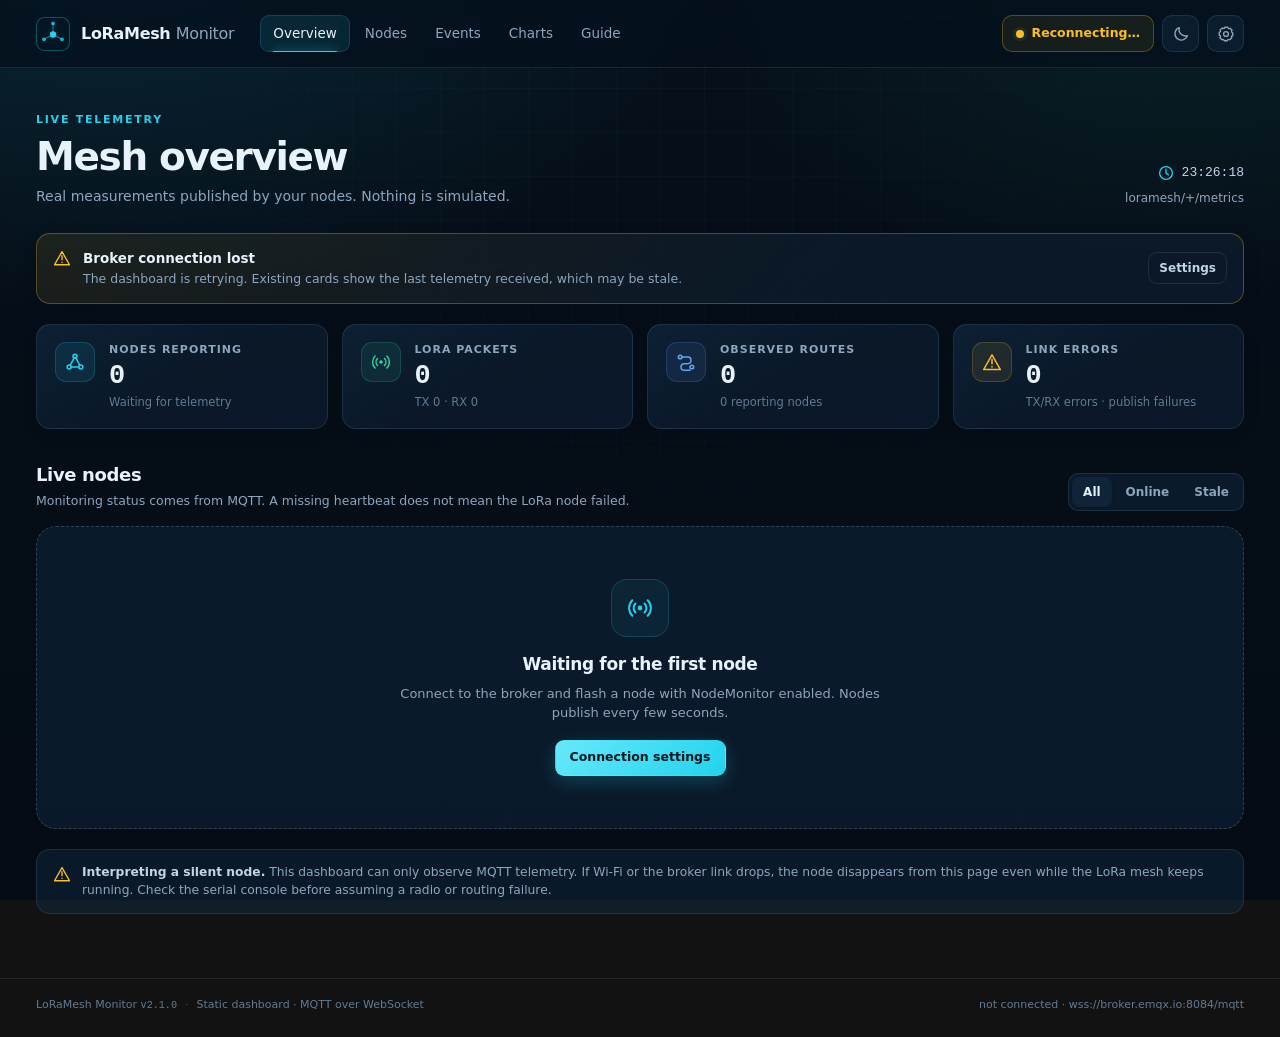
<file: web/index.html>
<!DOCTYPE html>
<html lang="en" data-theme="dark">
<head>
  <meta charset="utf-8">
  <meta name="viewport" content="width=device-width, initial-scale=1">
  <meta name="description" content="Static, real-time monitoring dashboard for LoRaMesher nodes over MQTT WebSocket.">
  <meta name="color-scheme" content="dark light">
  <meta name="theme-color" content="#07111d">
  <title>LoRaMesh Monitor</title>
  <script>
    try {
      var savedTheme = localStorage.getItem('loramesh.monitor.theme');
      if (savedTheme === 'light' || savedTheme === 'dark') {
        document.documentElement.dataset.theme = savedTheme;
      }
    } catch (err) { /* storage may be unavailable */ }
  </script>
  <link rel="icon" href="data:image/svg+xml,%3Csvg xmlns='http://www.w3.org/2000/svg' viewBox='0 0 64 64'%3E%3Crect width='64' height='64' rx='14' fill='%230b1b2b'/%3E%3Ccircle cx='32' cy='32' r='6' fill='%2322d3ee'/%3E%3Ccircle cx='32' cy='12' r='4' fill='%2334d399'/%3E%3Ccircle cx='49' cy='42' r='4' fill='%2334d399'/%3E%3Ccircle cx='15' cy='42' r='4' fill='%2334d399'/%3E%3Cpath d='M32 12 32 32M49 42 32 32M15 42 32 32' stroke='%2322d3ee' stroke-width='2' opacity='.75'/%3E%3C/svg%3E">
  <link rel="stylesheet" href="assets/css/dashboard.css">
</head>
<body>
  <svg class="icon-sprite" aria-hidden="true">
    <symbol id="icon-logo" viewBox="0 0 64 64">
      <rect x="1" y="1" width="62" height="62" rx="15" fill="none" stroke="currentColor" stroke-width="2" opacity=".32"/>
      <circle cx="32" cy="33" r="6" fill="currentColor"/>
      <circle cx="32" cy="12" r="3.6" fill="currentColor" opacity=".78"/>
      <circle cx="49" cy="42" r="3.6" fill="currentColor" opacity=".78"/>
      <circle cx="15" cy="42" r="3.6" fill="currentColor" opacity=".78"/>
      <path d="M32 12v21M49 42 32 33M15 42l17-9" fill="none" stroke="currentColor" stroke-width="2" opacity=".58"/>
    </symbol>
    <symbol id="icon-radio" viewBox="0 0 24 24" fill="none" stroke="currentColor" stroke-width="1.8" stroke-linecap="round">
      <path d="M4.9 19.1a10 10 0 0 1 0-14.2M19.1 4.9a10 10 0 0 1 0 14.2M7.8 16.2a6 6 0 0 1 0-8.4M16.2 7.8a6 6 0 0 1 0 8.4"/>
      <circle cx="12" cy="12" r="2.2" fill="currentColor" stroke="none"/>
    </symbol>
    <symbol id="icon-nodes" viewBox="0 0 24 24" fill="none" stroke="currentColor" stroke-width="1.8" stroke-linecap="round">
      <circle cx="12" cy="5" r="2.4"/><circle cx="5" cy="18" r="2.4"/><circle cx="19" cy="18" r="2.4"/>
      <path d="M10.9 7 6.4 15.7M13.1 7l4.5 8.7M7.4 18h9.2"/>
    </symbol>
    <symbol id="icon-route" viewBox="0 0 24 24" fill="none" stroke="currentColor" stroke-width="1.8" stroke-linecap="round" stroke-linejoin="round">
      <circle cx="5" cy="6" r="2.2"/><circle cx="19" cy="18" r="2.2"/><path d="M7.2 6H14a4 4 0 0 1 0 8h-4a4 4 0 0 0 0 8h6.8"/>
    </symbol>
    <symbol id="icon-alert" viewBox="0 0 24 24" fill="none" stroke="currentColor" stroke-width="1.8" stroke-linecap="round">
      <path d="M12 3.5 22 21H2L12 3.5Z" stroke-linejoin="round"/><path d="M12 9v5.2"/><circle cx="12" cy="17.6" r="1" fill="currentColor" stroke="none"/>
    </symbol>
    <symbol id="icon-settings" viewBox="0 0 24 24" fill="none" stroke="currentColor" stroke-width="1.8" stroke-linecap="round">
      <circle cx="12" cy="12" r="3.2"/><path d="M19.4 15a1.7 1.7 0 0 0 .34 1.87l.06.06-2.83 2.83-.06-.06A1.7 1.7 0 0 0 15 19.4a1.7 1.7 0 0 0-1 .6 1.7 1.7 0 0 0-.4 1.1V21h-4v-.09A1.7 1.7 0 0 0 8.6 19.4a1.7 1.7 0 0 0-1.87.34l-.06.06-2.83-2.83.06-.06A1.7 1.7 0 0 0 4.6 15a1.7 1.7 0 0 0-.6-1 1.7 1.7 0 0 0-1.1-.4H3v-4h.09A1.7 1.7 0 0 0 4.6 8.6a1.7 1.7 0 0 0-.34-1.87l-.06-.06 2.83-2.83.06.06A1.7 1.7 0 0 0 9 4.6a1.7 1.7 0 0 0 1-.6 1.7 1.7 0 0 0 .4-1.1V3h4v.09A1.7 1.7 0 0 0 15.4 4.6a1.7 1.7 0 0 0 1.87-.34l.06-.06 2.83 2.83-.06.06A1.7 1.7 0 0 0 19.4 9c.14.38.36.72.66 1 .3.27.68.4 1.08.4H21v4h-.09a1.7 1.7 0 0 0-1.51.6Z" stroke-linejoin="round"/>
    </symbol>
    <symbol id="icon-sun" viewBox="0 0 24 24" fill="none" stroke="currentColor" stroke-width="1.8" stroke-linecap="round">
      <circle cx="12" cy="12" r="4"/><path d="M12 2v2M12 20v2M4.93 4.93l1.42 1.42M17.65 17.65l1.42 1.42M2 12h2M20 12h2M4.93 19.07l1.42-1.42M17.65 6.35l1.42-1.42"/>
    </symbol>
    <symbol id="icon-moon" viewBox="0 0 24 24" fill="none" stroke="currentColor" stroke-width="1.8" stroke-linecap="round" stroke-linejoin="round">
      <path d="M20.5 14.2A8.5 8.5 0 0 1 9.8 3.5 8.5 8.5 0 1 0 20.5 14.2Z"/>
    </symbol>
    <symbol id="icon-close" viewBox="0 0 24 24" fill="none" stroke="currentColor" stroke-width="1.9" stroke-linecap="round">
      <path d="M5 5l14 14M19 5 5 19"/>
    </symbol>
    <symbol id="icon-search" viewBox="0 0 24 24" fill="none" stroke="currentColor" stroke-width="1.8" stroke-linecap="round">
      <circle cx="10.5" cy="10.5" r="6.5"/><path d="m15.5 15.5 4.5 4.5"/>
    </symbol>
    <symbol id="icon-download" viewBox="0 0 24 24" fill="none" stroke="currentColor" stroke-width="1.8" stroke-linecap="round" stroke-linejoin="round">
      <path d="M12 3v11M7.5 10.5 12 15l4.5-4.5M4 19.5h16"/>
    </symbol>
    <symbol id="icon-copy" viewBox="0 0 24 24" fill="none" stroke="currentColor" stroke-width="1.8" stroke-linecap="round" stroke-linejoin="round">
      <rect x="8" y="8" width="12" height="12" rx="2"/><path d="M16 8V6a2 2 0 0 0-2-2H6a2 2 0 0 0-2 2v8a2 2 0 0 0 2 2h2"/>
    </symbol>
    <symbol id="icon-pause" viewBox="0 0 24 24" fill="none" stroke="currentColor" stroke-width="1.9" stroke-linecap="round">
      <path d="M9 5v14M15 5v14"/>
    </symbol>
    <symbol id="icon-trash" viewBox="0 0 24 24" fill="none" stroke="currentColor" stroke-width="1.8" stroke-linecap="round" stroke-linejoin="round">
      <path d="M4 7h16M9 7V4h6v3M6.5 7l1 13h9l1-13M10 11v5M14 11v5"/>
    </symbol>
    <symbol id="icon-refresh" viewBox="0 0 24 24" fill="none" stroke="currentColor" stroke-width="1.8" stroke-linecap="round" stroke-linejoin="round">
      <path d="M20 6v5h-5M4 18v-5h5"/><path d="M18.5 9A7 7 0 0 0 6 6.5L4 11M5.5 15A7 7 0 0 0 18 17.5l2-4.5"/>
    </symbol>
    <symbol id="icon-wifi" viewBox="0 0 24 24" fill="none" stroke="currentColor" stroke-width="1.8" stroke-linecap="round">
      <path d="M2.5 9.5a14 14 0 0 1 19 0M5.5 13a9.5 9.5 0 0 1 13 0M8.7 16.4a5 5 0 0 1 6.6 0"/><circle cx="12" cy="19.5" r="1" fill="currentColor" stroke="none"/>
    </symbol>
    <symbol id="icon-chip" viewBox="0 0 24 24" fill="none" stroke="currentColor" stroke-width="1.8" stroke-linecap="round" stroke-linejoin="round">
      <rect x="6" y="6" width="12" height="12" rx="2"/><path d="M9 2v4M15 2v4M9 18v4M15 18v4M2 9h4M2 15h4M18 9h4M18 15h4"/>
    </symbol>
    <symbol id="icon-clock" viewBox="0 0 24 24" fill="none" stroke="currentColor" stroke-width="1.8" stroke-linecap="round">
      <circle cx="12" cy="12" r="8.5"/><path d="M12 7v5.4l3.4 2"/>
    </symbol>
    <symbol id="icon-activity" viewBox="0 0 24 24" fill="none" stroke="currentColor" stroke-width="1.8" stroke-linecap="round" stroke-linejoin="round">
      <path d="M3 12h4l2.5-7 5 14 2.5-7h4"/>
    </symbol>
  </svg>

  <div class="app-shell">
    <header class="topbar">
      <a class="brand" href="#overview" aria-label="LoRaMesh Monitor home">
        <svg class="brand-mark" aria-hidden="true"><use href="#icon-logo"></use></svg>
        <span class="brand-text">LoRaMesh <em>Monitor</em></span>
      </a>

      <nav class="nav" id="main-nav" aria-label="Main">
        <a href="#overview" data-view="overview" class="is-active">Overview</a>
        <a href="#nodes" data-view="nodes">Nodes</a>
        <a href="#events" data-view="events">Events <span class="nav-count" id="event-nav-count">0</span></a>
        <a href="#charts" data-view="charts">Charts</a>
        <a href="#guide" data-view="guide">Guide</a>
      </nav>

      <div class="topbar-actions">
        <button class="conn-pill is-idle" id="connection-pill" type="button" title="MQTT connection settings">
          <span class="conn-dot" aria-hidden="true"></span>
          <span id="connection-label">Connecting…</span>
        </button>
        <button class="icon-btn" id="theme-toggle" type="button" title="Toggle color theme" aria-label="Toggle color theme">
          <svg class="icon icon-moon" aria-hidden="true"><use href="#icon-moon"></use></svg>
          <svg class="icon icon-sun" aria-hidden="true"><use href="#icon-sun"></use></svg>
        </button>
        <button class="icon-btn" id="settings-btn" type="button" title="Connection settings" aria-label="Connection settings">
          <svg class="icon" aria-hidden="true"><use href="#icon-settings"></use></svg>
        </button>
      </div>
    </header>

    <main class="main">
      <!-- ============================= OVERVIEW ============================= -->
      <section class="view" id="view-overview" data-view-panel="overview">
        <div class="page-head">
          <div>
            <p class="eyebrow">Live telemetry</p>
            <h1>Mesh overview</h1>
            <p class="page-sub">Real measurements published by your nodes. Nothing is simulated.</p>
          </div>
          <div class="page-head-meta">
            <span class="live-time"><svg class="icon" aria-hidden="true"><use href="#icon-clock"></use></svg><span id="overview-clock">--:--:--</span></span>
            <span class="muted" id="overview-prefix">loramesh/+/metrics</span>
          </div>
        </div>

        <div class="alert alert-warn" id="overview-alert" hidden>
          <svg class="icon" aria-hidden="true"><use href="#icon-alert"></use></svg>
          <div>
            <strong id="overview-alert-title">Dashboard not connected</strong>
            <p id="overview-alert-text">Open connection settings to subscribe to your broker.</p>
          </div>
          <button class="btn btn-ghost btn-sm" id="overview-alert-action" type="button">Open settings</button>
        </div>

        <div class="kpi-grid">
          <article class="kpi-card">
            <div class="kpi-icon accent-cyan"><svg class="icon" aria-hidden="true"><use href="#icon-nodes"></use></svg></div>
            <div class="kpi-body">
              <span class="kpi-label">Nodes reporting</span>
              <strong class="kpi-value" id="kpi-nodes">0</strong>
              <span class="kpi-sub" id="kpi-nodes-sub">Waiting for telemetry</span>
            </div>
          </article>
          <article class="kpi-card">
            <div class="kpi-icon accent-green"><svg class="icon" aria-hidden="true"><use href="#icon-radio"></use></svg></div>
            <div class="kpi-body">
              <span class="kpi-label">LoRa packets</span>
              <strong class="kpi-value" id="kpi-packets">0</strong>
              <span class="kpi-sub" id="kpi-packets-sub">TX 0 · RX 0</span>
            </div>
          </article>
          <article class="kpi-card">
            <div class="kpi-icon accent-blue"><svg class="icon" aria-hidden="true"><use href="#icon-route"></use></svg></div>
            <div class="kpi-body">
              <span class="kpi-label">Observed routes</span>
              <strong class="kpi-value" id="kpi-routes">0</strong>
              <span class="kpi-sub" id="kpi-routes-sub">Across reporting nodes</span>
            </div>
          </article>
          <article class="kpi-card">
            <div class="kpi-icon accent-amber"><svg class="icon" aria-hidden="true"><use href="#icon-alert"></use></svg></div>
            <div class="kpi-body">
              <span class="kpi-label">Link errors</span>
              <strong class="kpi-value" id="kpi-errors">0</strong>
              <span class="kpi-sub" id="kpi-errors-sub">TX/RX errors · publish failures</span>
            </div>
          </article>
        </div>

        <div class="section-head">
          <div>
            <h2>Live nodes</h2>
            <p class="section-sub">Monitoring status comes from MQTT. A missing heartbeat does not mean the LoRa node failed.</p>
          </div>
          <div class="segmented" id="overview-filter" role="group" aria-label="Filter nodes">
            <button type="button" class="is-active" data-filter="all">All</button>
            <button type="button" data-filter="online">Online</button>
            <button type="button" data-filter="stale">Stale</button>
          </div>
        </div>

        <div class="node-grid" id="node-grid"></div>
        <div class="empty-state" id="overview-empty" hidden>
          <div class="empty-visual"><svg class="icon" aria-hidden="true"><use href="#icon-radio"></use></svg></div>
          <h3>Waiting for the first node</h3>
          <p id="overview-empty-text">Connect to the broker and flash a node with NodeMonitor enabled. Nodes publish every few seconds.</p>
          <button class="btn btn-primary" type="button" data-open-settings>Connection settings</button>
        </div>

        <div class="note-card">
          <svg class="icon" aria-hidden="true"><use href="#icon-alert"></use></svg>
          <p><strong>Interpreting a silent node.</strong> This dashboard can only observe MQTT telemetry. If Wi-Fi or the broker link drops, the node disappears from this page even while the LoRa mesh keeps running. Check the serial console before assuming a radio or routing failure.</p>
        </div>
      </section>

      <!-- ============================== NODES =============================== -->
      <section class="view" id="view-nodes" data-view-panel="nodes" hidden>
        <div class="page-head">
          <div>
            <p class="eyebrow">Inventory</p>
            <h1>Nodes</h1>
            <p class="page-sub">Every node observed on the selected topic prefix.</p>
          </div>
        </div>

        <div class="toolbar">
          <label class="search-field">
            <svg class="icon" aria-hidden="true"><use href="#icon-search"></use></svg>
            <input type="search" id="node-search" placeholder="Search node, address, board…" autocomplete="off">
          </label>
          <label class="select-field">
            <span>Sort</span>
            <select id="node-sort">
              <option value="lastSeen">Last telemetry</option>
              <option value="name">Node name</option>
              <option value="address">LoRa address</option>
              <option value="rx">RX packets</option>
              <option value="tx">TX packets</option>
              <option value="rssi">LoRa RSSI</option>
            </select>
          </label>
        </div>

        <div class="table-card">
          <div class="table-scroll">
            <table class="data-table" id="nodes-table">
              <thead>
                <tr>
                  <th scope="col">Node</th>
                  <th scope="col">Address</th>
                  <th scope="col">Board</th>
                  <th scope="col">Monitoring</th>
                  <th scope="col">Wi-Fi</th>
                  <th scope="col" class="num">LoRa RSSI</th>
                  <th scope="col" class="num">SNR</th>
                  <th scope="col" class="num">TX</th>
                  <th scope="col" class="num">RX</th>
                  <th scope="col" class="num">Routes</th>
                  <th scope="col">Last telemetry</th>
                  <th scope="col" class="sr-only">Actions</th>
                </tr>
              </thead>
              <tbody id="nodes-tbody"></tbody>
            </table>
          </div>
          <div class="empty-inline" id="nodes-empty" hidden>No nodes match the current filter.</div>
        </div>
      </section>

      <!-- ============================== EVENTS ============================== -->
      <section class="view" id="view-events" data-view-panel="events" hidden>
        <div class="page-head">
          <div>
            <p class="eyebrow">Event stream</p>
            <h1>Events</h1>
            <p class="page-sub">Packets, routes, network state, monitor lifecycle and errors.</p>
          </div>
        </div>

        <div class="toolbar toolbar-wrap">
          <div class="chip-group" id="event-filters" role="group" aria-label="Filter events by type">
            <button type="button" class="is-active" data-filter="all">All</button>
            <button type="button" data-filter="packets">Packets</button>
            <button type="button" data-filter="routing">Routing</button>
            <button type="button" data-filter="network">Network</button>
            <button type="button" data-filter="errors">Errors</button>
            <button type="button" data-filter="monitor">Monitor</button>
          </div>
          <div class="toolbar-right">
            <label class="select-field">
              <span>Node</span>
              <select id="event-node-filter"><option value="all">All nodes</option></select>
            </label>
            <label class="switch-field">
              <input type="checkbox" id="events-pause">
              <span class="switch-track" aria-hidden="true"></span>
              <span>Pause</span>
            </label>
            <button class="btn btn-ghost btn-sm" id="events-clear" type="button">
              <svg class="icon" aria-hidden="true"><use href="#icon-trash"></use></svg> Clear
            </button>
            <button class="btn btn-ghost btn-sm" id="events-export" type="button">
              <svg class="icon" aria-hidden="true"><use href="#icon-download"></use></svg> Export
            </button>
          </div>
        </div>

        <div class="table-card event-card">
          <div class="event-list" id="event-list"></div>
          <div class="empty-inline" id="events-empty" hidden>
            <strong>No events yet.</strong>
            <span>Events appear as soon as a node publishes them.</span>
          </div>
        </div>
        <p class="footnote">Events are held in this browser tab only. Reloading clears the stream.</p>
      </section>

      <!-- ============================== CHARTS ============================== -->
      <section class="view" id="view-charts" data-view-panel="charts" hidden>
        <div class="page-head">
          <div>
            <p class="eyebrow">History</p>
            <h1>Charts</h1>
            <p class="page-sub">In-browser history from live MQTT samples. Values are never interpolated or invented.</p>
          </div>
        </div>

        <div class="toolbar">
          <label class="select-field">
            <span>Node</span>
            <select id="chart-node"></select>
          </label>
          <label class="select-field">
            <span>Window</span>
            <select id="chart-window">
              <option value="300000">5 minutes</option>
              <option value="900000">15 minutes</option>
              <option value="1800000">30 minutes</option>
              <option value="3600000">1 hour</option>
            </select>
          </label>
          <div class="toolbar-right">
            <span class="muted" id="chart-sample-info">0 samples</span>
          </div>
        </div>

        <div class="chart-grid" id="chart-grid">
          <article class="chart-card chart-wide">
            <header class="chart-head">
              <div><h3>Packet rate</h3><p>Packets per second, derived from counter deltas</p></div>
              <span class="chart-latest" id="chart-rate-latest">—</span>
            </header>
            <div class="chart-box"><canvas id="chart-rate" aria-label="Packet rate chart" role="img"></canvas></div>
          </article>
          <article class="chart-card">
            <header class="chart-head">
              <div><h3>LoRa signal</h3><p>Real RadioLib RSSI and SNR</p></div>
              <span class="chart-latest" id="chart-signal-latest">—</span>
            </header>
            <div class="chart-box"><canvas id="chart-signal" aria-label="LoRa RSSI and SNR chart" role="img"></canvas></div>
          </article>
          <article class="chart-card">
            <header class="chart-head">
              <div><h3>Wi-Fi link</h3><p>Measured Wi-Fi RSSI</p></div>
              <span class="chart-latest" id="chart-wifi-latest">—</span>
            </header>
            <div class="chart-box"><canvas id="chart-wifi" aria-label="Wi-Fi RSSI chart" role="img"></canvas></div>
          </article>
          <article class="chart-card chart-wide">
            <header class="chart-head">
              <div><h3>Free heap</h3><p>Node memory reported with each metrics sample</p></div>
              <span class="chart-latest" id="chart-heap-latest">—</span>
            </header>
            <div class="chart-box"><canvas id="chart-heap" aria-label="Free heap chart" role="img"></canvas></div>
          </article>
        </div>

        <div class="empty-state" id="charts-empty" hidden>
          <div class="empty-visual"><svg class="icon" aria-hidden="true"><use href="#icon-activity"></use></svg></div>
          <h3>No history for this node yet</h3>
          <p>Keep the dashboard open while the node publishes metrics. History is stored locally in this tab.</p>
        </div>
      </section>

      <!-- =============================== GUIDE ============================== -->
      <section class="view" id="view-guide" data-view-panel="guide" hidden>
        <div class="page-head">
          <div>
            <p class="eyebrow">Reference</p>
            <h1>How it works</h1>
            <p class="page-sub">A static page, your broker, and one begin() call in the sketch.</p>
          </div>
        </div>

        <div class="guide-grid">
          <article class="guide-card span-2">
            <span class="step-index">01</span>
            <h2>Enable telemetry in firmware</h2>
            <p>Copy the monitor config, edit Wi-Fi and broker settings, then call <code>begin()</code> once in <code>setup()</code>. No <code>loop()</code> changes are required; the monitor runs in its own FreeRTOS task.</p>
            <pre class="code-block"><code>#include &lt;NodeMonitor.h&gt;

void setup() {
  Serial.begin(115200);
  NodeMonitor::getInstance().begin(
      "YOUR_WIFI", "YOUR_PASSWORD",
      "broker.emqx.io", 1883);
  // ... existing mesh setup ...
}</code><button class="copy-btn" type="button" data-copy>Copy</button></pre>
            <p class="hint">For TLS or a custom node ID use the <code>MonitorConfig</code> overload. The MAC address supplies a stable node ID by default.</p>
          </article>

          <article class="guide-card">
            <span class="step-index">02</span>
            <h2>Point the dashboard at the same broker</h2>
            <p>Open <strong>Connection settings</strong> and enter a browser-reachable MQTT WebSocket URL. For the public EMQX quick-test broker the default is:</p>
            <pre class="code-block"><code>wss://broker.emqx.io:8084/mqtt</code><button class="copy-btn" type="button" data-copy>Copy</button></pre>
            <p class="hint">Firmware uses TCP port 1883; browsers use WebSocket 8084 (TLS). They are separate listeners on the same broker.</p>
          </article>

          <article class="guide-card">
            <span class="step-index">03</span>
            <h2>Publish the dashboard</h2>
            <p>The <code>web/</code> folder is fully static. Push it to GitHub and let the included Pages workflow deploy it, or open <code>index.html</code> locally.</p>
            <p class="hint">GitHub Pages is HTTPS, so the broker must offer <code>wss://</code>. Plain <code>ws://</code> is blocked as mixed content.</p>
          </article>

          <article class="guide-card span-2">
            <h2>Topic contract</h2>
            <div class="table-scroll">
              <table class="data-table compact">
                <thead><tr><th>Topic</th><th>Retained</th><th>Purpose</th></tr></thead>
                <tbody>
                  <tr><td><code>&lt;prefix&gt;/&lt;node_id&gt;/status</code></td><td>Yes</td><td>Online flag, IP, board and firmware. Last Will marks the node offline.</td></tr>
                  <tr><td><code>&lt;prefix&gt;/&lt;node_id&gt;/metrics</code></td><td>No</td><td>Packet counters, real RSSI/SNR, Wi-Fi, routes, heap and uptime.</td></tr>
                  <tr><td><code>&lt;prefix&gt;/&lt;node_id&gt;/events</code></td><td>No</td><td>TX/RX, route changes, network state, errors and monitor lifecycle.</td></tr>
                  <tr><td><code>&lt;prefix&gt;/&lt;node_id&gt;/logs</code></td><td>No</td><td>Optional raw log lines when <code>publishRawLogs</code> is enabled.</td></tr>
                </tbody>
              </table>
            </div>
          </article>

          <article class="guide-card">
            <h2>Monitoring vs. mesh health</h2>
            <p>The dashboard proves that telemetry arrived. It cannot prove that a LoRa radio is healthy. A node can be routing traffic while its Wi-Fi link is down, and a node with excellent Wi-Fi can have a failed radio.</p>
            <p>Use the serial console and the mesh routing table for radio-level diagnosis.</p>
          </article>

          <article class="guide-card">
            <h2>Data stays in the browser</h2>
            <p>No backend, no database, no analytics. Settings live in <code>localStorage</code>; history and events live in memory and disappear on reload.</p>
            <p class="hint">Public brokers are public. Use a unique topic prefix or a private broker with authentication for real deployments.</p>
          </article>
        </div>
      </section>
    </main>

    <footer class="footer">
      <span>LoRaMesh Monitor <span class="mono" id="footer-version">v2.1.0</span></span>
      <span class="footer-sep">·</span>
      <span>Static dashboard · MQTT over WebSocket</span>
      <span class="footer-spacer"></span>
      <span id="footer-broker">not connected</span>
    </footer>
  </div>

  <!-- ============================ NODE DRAWER ============================ -->
  <div class="drawer-backdrop" id="drawer-backdrop" hidden></div>
  <aside class="drawer" id="node-drawer" aria-hidden="true" aria-labelledby="drawer-title">
    <header class="drawer-head">
      <div class="drawer-title-wrap">
        <p class="eyebrow">Node detail</p>
        <h2 id="drawer-title">Node</h2>
        <p id="drawer-subtitle" class="mono">—</p>
      </div>
      <button class="icon-btn" id="drawer-close" type="button" aria-label="Close node details">
        <svg class="icon" aria-hidden="true"><use href="#icon-close"></use></svg>
      </button>
    </header>
    <div class="drawer-body" id="drawer-content"></div>
  </aside>

  <!-- ============================ SETTINGS ============================== -->
  <dialog class="dialog" id="settings-dialog" aria-labelledby="settings-title">
    <form id="settings-form" novalidate>
      <header class="dialog-head">
        <div>
          <p class="eyebrow">Connection</p>
          <h2 id="settings-title">MQTT broker</h2>
        </div>
        <button class="icon-btn" type="button" id="settings-close" aria-label="Close settings">
          <svg class="icon" aria-hidden="true"><use href="#icon-close"></use></svg>
        </button>
      </header>

      <div class="dialog-body">
        <label class="field">
          <span>Preset</span>
          <select id="broker-preset">
            <option value="">Choose a preset…</option>
            <option value="wss://broker.emqx.io:8084/mqtt">EMQX public · WSS</option>
            <option value="ws://broker.emqx.io:8083/mqtt">EMQX public · WS (local only)</option>
            <option value="ws://localhost:9001">Local Mosquitto · WS</option>
            <option value="wss://broker.hivemq.com:8884/mqtt">HiveMQ public · WSS</option>
          </select>
        </label>

        <label class="field">
          <span>WebSocket URL</span>
          <input type="url" id="broker-url" name="brokerUrl" placeholder="wss://broker.example.com:8084/mqtt" spellcheck="false" required>
          <small id="broker-url-hint">Browsers connect over WebSocket. GitHub Pages requires <code>wss://</code>.</small>
        </label>

        <label class="field">
          <span>Topic prefix</span>
          <input type="text" id="topic-prefix" name="topicPrefix" placeholder="loramesh" spellcheck="false" required>
          <small>Dashboard subscribes to <code id="prefix-preview">loramesh/+/metrics</code>.</small>
        </label>

        <div class="field-row">
          <label class="field">
            <span>Username <em>optional</em></span>
            <input type="text" id="mqtt-username" name="username" autocomplete="username" spellcheck="false">
          </label>
          <label class="field">
            <span>Password <em>optional</em></span>
            <input type="password" id="mqtt-password" name="password" autocomplete="current-password">
          </label>
        </div>

        <label class="switch-field switch-row">
          <input type="checkbox" id="subscribe-logs">
          <span class="switch-track" aria-hidden="true"></span>
          <span>
            <strong>Subscribe to raw logs</strong>
            <small>Only useful when <code>publishRawLogs</code> is enabled in firmware.</small>
          </span>
        </label>

        <div class="form-error" id="settings-error" hidden></div>
        <div class="security-note">
          <svg class="icon" aria-hidden="true"><use href="#icon-alert"></use></svg>
          <p>Settings are stored in this browser's <code>localStorage</code>. Public brokers are visible to everyone; use a unique prefix or a private broker for real data.</p>
        </div>
      </div>

      <footer class="dialog-foot">
        <button class="btn btn-danger-ghost" type="button" id="settings-disconnect">Disconnect</button>
        <span class="footer-spacer"></span>
        <button class="btn btn-ghost" type="button" id="settings-cancel">Cancel</button>
        <button class="btn btn-primary" type="submit">
          <svg class="icon" aria-hidden="true"><use href="#icon-refresh"></use></svg>
          Save &amp; connect
        </button>
      </footer>
    </form>
  </dialog>

  <div class="toast-stack" id="toast-stack" aria-live="polite"></div>

  <script src="assets/js/config.js"></script>
  <script src="assets/js/store.js"></script>
  <script src="assets/js/charts.js"></script>
  <script src="assets/vendor/mqtt.min.js"></script>
  <script src="assets/js/mqtt-client.js"></script>
  <script src="assets/js/ui.js"></script>
  <script src="assets/js/app.js"></script>
</body>
</html>
</file>
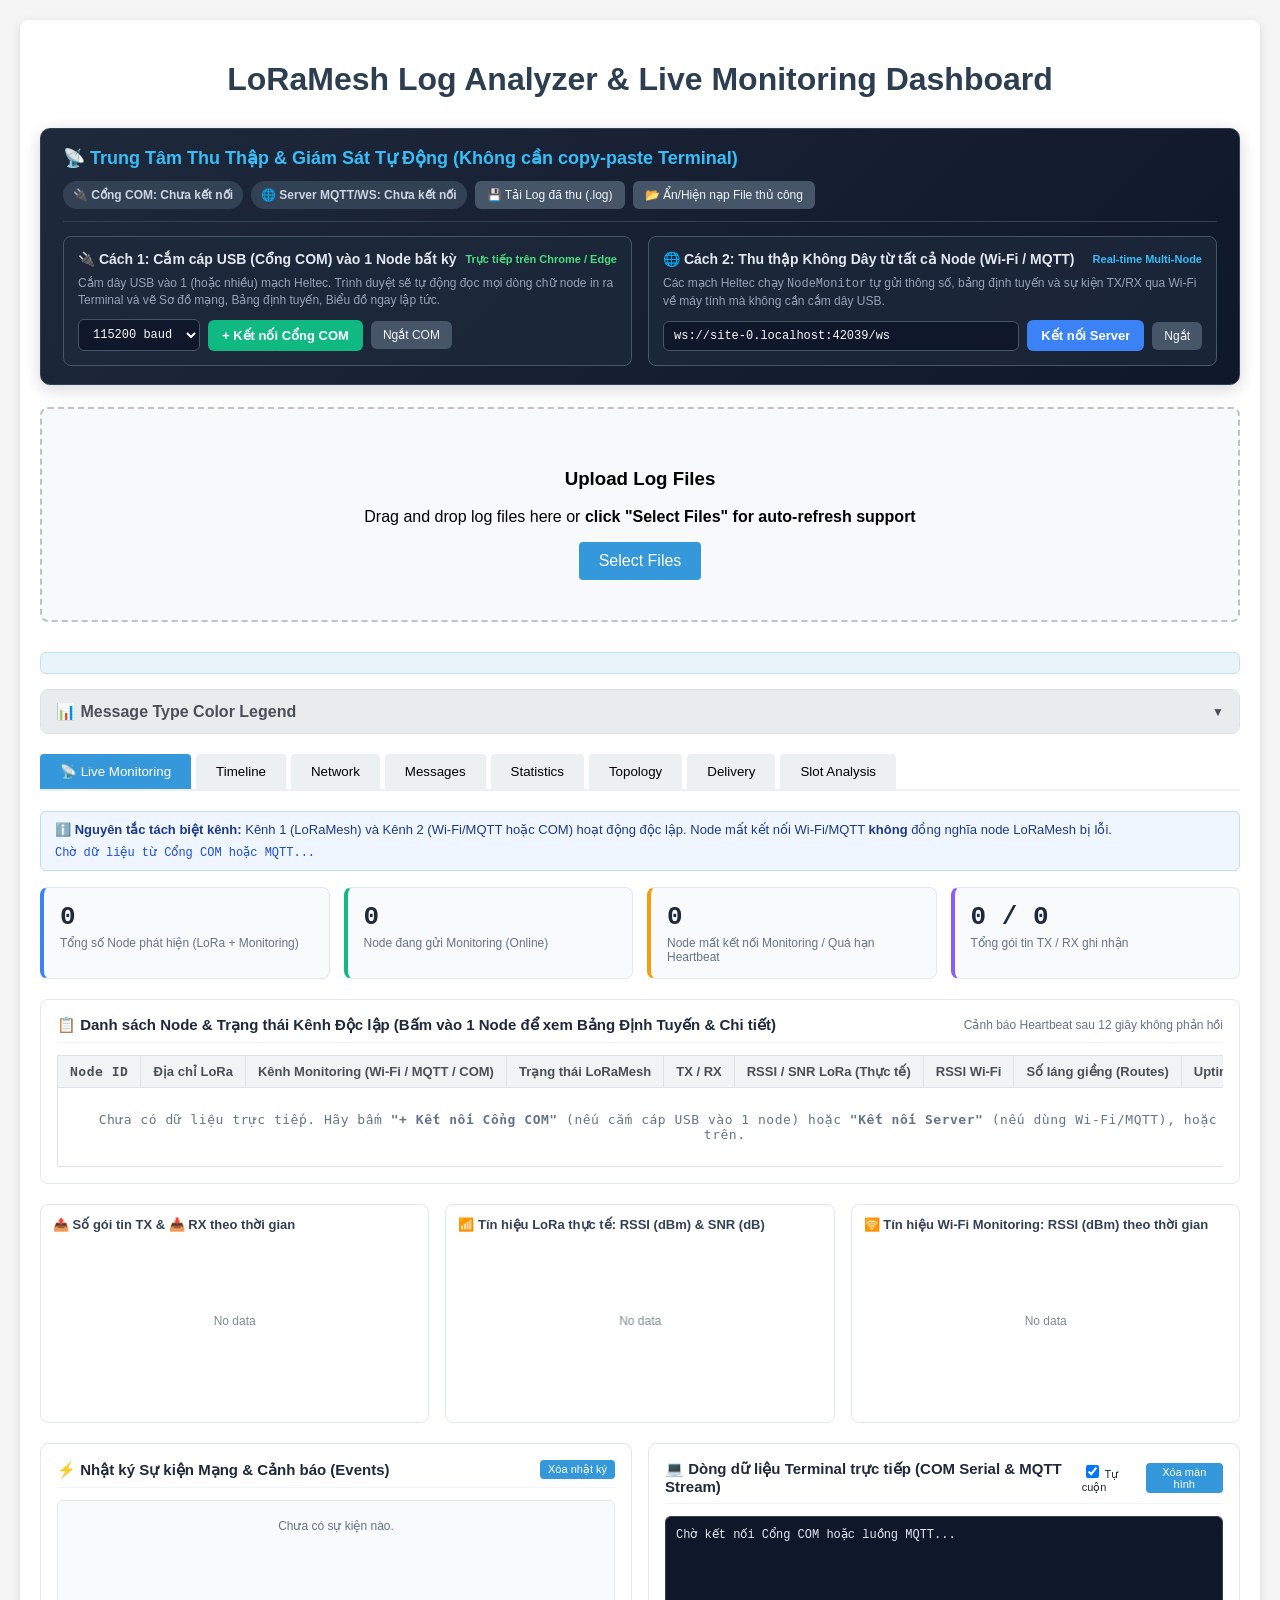
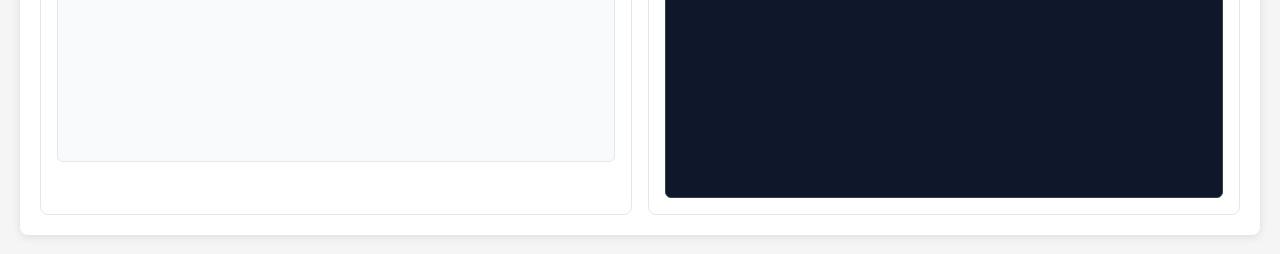
<file: legacy/server-fastapi/web/index.html>
<!DOCTYPE html>
<html lang="en">
<head>
    <meta charset="UTF-8">
    <meta name="viewport" content="width=device-width, initial-scale=1.0">
    <title>LoRaMesh Log Analyzer</title>
    <style>
        body {
            font-family: 'Segoe UI', Tahoma, Geneva, Verdana, sans-serif;
            margin: 0;
            padding: 20px;
            background: #f5f5f5;
        }
        .node-id {
            font-family: Menlo, Consolas, 'DejaVu Sans Mono', monospace;
            letter-spacing: 0.04em;
            font-variant-numeric: tabular-nums;
        }
        .container {
            max-width: 1400px;
            margin: 0 auto;
            background: white;
            border-radius: 8px;
            box-shadow: 0 2px 10px rgba(0,0,0,0.1);
            padding: 20px;
        }
        h1 {
            color: #2c3e50;
            text-align: center;
            margin-bottom: 30px;
        }
        .upload-section {
            border: 2px dashed #bdc3c7;
            border-radius: 8px;
            padding: 40px;
            text-align: center;
            margin-bottom: 30px;
            background: #f8f9fa;
        }
        .upload-section.dragover {
            border-color: #3498db;
            background: #e8f4f8;
        }
        .file-input {
            margin: 20px 0;
        }
        .btn {
            background: #3498db;
            color: white;
            padding: 10px 20px;
            border: none;
            border-radius: 4px;
            cursor: pointer;
            font-size: 16px;
        }
        .btn:hover {
            background: #2980b9;
        }
        .visualization-container {
            display: none;
            margin-top: 20px;
        }
        .tabs {
            display: flex;
            border-bottom: 2px solid #ecf0f1;
            margin-bottom: 20px;
        }
        .tab {
            padding: 10px 20px;
            background: #ecf0f1;
            border: none;
            cursor: pointer;
            margin-right: 5px;
            border-radius: 4px 4px 0 0;
        }
        .tab.active {
            background: #3498db;
            color: white;
        }
        .tab-content {
            display: none;
        }
        .tab-content.active {
            display: block;
        }
        .timeline-container {
            width: 100%;
            border: 1px solid #ddd;
        }
        .timeline-controls {
            background: #f8f9fa;
            padding: 10px;
            border-bottom: 1px solid #ddd;
            display: flex;
            align-items: center;
            gap: 10px;
        }
        .timeline-controls label {
            font-weight: bold;
            color: #2c3e50;
        }
        .timeline-controls input[type="range"] {
            flex: 1;
            margin: 0 10px;
        }
        .timeline-controls button {
            background: #3498db;
            color: white;
            border: none;
            padding: 5px 10px;
            border-radius: 3px;
            cursor: pointer;
            font-size: 12px;
        }
        .timeline-controls button:hover {
            background: #2980b9;
        }
        .timeline {
            width: 100%;
            overflow-x: auto;
            position: relative;
        }
        .timeline-content {
            position: relative;
            min-width: 100%;
        }
        .node-timeline {
            height: 100px;
            border-bottom: 1px solid #eee;
            position: relative;
        }
        .node-timeline-orchestrator {
            background: #f0f0f0;
            border-left: 3px solid #95a5a6;
            opacity: 0.85;
        }
        .node-label {
            position: absolute;
            left: 10px;
            top: 50%;
            transform: translateY(-50%);
            font-weight: bold;
            color: #2c3e50;
            width: 100px;
            z-index: 10;
            background: white;
            padding: 2px 5px;
        }
        .slot-bar {
            height: 30px;
            position: absolute;
            top: 15px;
            border-radius: 4px;
            color: white;
            font-size: 11px;
            display: flex;
            align-items: center;
            justify-content: center;
            opacity: 0.85;
            border: 1px solid rgba(0,0,0,0.3);
            cursor: pointer;
            transition: all 0.2s ease;
            font-weight: 500;
        }
        .message-indicator {
            height: 20px;
            position: absolute;
            top: 50px;
            border-radius: 10px;
            font-size: 10px;
            display: flex;
            align-items: center;
            justify-content: center;
            cursor: pointer;
            transition: all 0.2s ease;
            font-weight: 600;
            border: 2px solid rgba(0,0,0,0.4);
            min-width: 20px;
        }
        /* Transmitted messages (darker/saturated colors) */
        .message-tx { 
            background: linear-gradient(135deg, #e74c3c, #c0392b);
            color: white;
        }
        .message-beacon { 
            background: linear-gradient(135deg, #9b59b6, #8e44ad);
            color: white;
        }
        .message-join { 
            background: linear-gradient(135deg, #3498db, #2980b9);
            color: white;
        }
        .message-control { 
            background: linear-gradient(135deg, #34495e, #2c3e50);
            color: white;
        }
        .message-routing { 
            background: linear-gradient(135deg, #e67e22, #d35400);
            color: white;
        }
        .message-system { 
            background: linear-gradient(135deg, #95a5a6, #7f8c8d);
            color: white;
        }
        .message-unknown { 
            background: linear-gradient(135deg, #bdc3c7, #95a5a6);
            color: white;
        }

        /* Received messages (lighter/pastel colors) */
        .message-rx { 
            background: linear-gradient(135deg, #27ae60, #229954);
            color: white;
        }
        .message-beacon-rx { 
            background: linear-gradient(135deg, #c39bd3, #bb8fce);
            color: white;
        }
        .message-join-rx { 
            background: linear-gradient(135deg, #7fb3d3, #6c9bd1);
            color: white;
        }
        .message-control-rx { 
            background: linear-gradient(135deg, #85929e, #7d8693);
            color: white;
        }
        .message-routing-rx { 
            background: linear-gradient(135deg, #f0b27a, #eb984e);
            color: white;
        }
        .message-system-rx { 
            background: linear-gradient(135deg, #b2babb, #a6acaf);
            color: white;
        }
        .message-unknown-rx {
            background: linear-gradient(135deg, #d5dbdb, #cacfd2);
            color: white;
        }
        /* Collision messages (red with warning pattern) */
        .message-collision {
            background: repeating-linear-gradient(
                45deg,
                #c0392b,
                #c0392b 5px,
                #e74c3c 5px,
                #e74c3c 10px
            );
            color: white;
            border: 2px solid #922b21 !important;
            animation: collision-pulse 1s ease-in-out infinite;
        }
        @keyframes collision-pulse {
            0%, 100% { opacity: 0.9; }
            50% { opacity: 1; }
        }
        .message-indicator:hover {
            opacity: 1;
            transform: scaleY(1.2);
            z-index: 100;
            box-shadow: 0 2px 8px rgba(0,0,0,0.4);
            border-width: 2px;
        }
        .slot-bar:hover {
            opacity: 1;
            transform: scaleY(1.15);
            z-index: 100;
            box-shadow: 0 3px 12px rgba(0,0,0,0.4);
            border-width: 2px;
        }
        .slot-sleep { background: #95a5a6; }
        .slot-tx { background: #e74c3c; }
        .slot-rx { background: #27ae60; }
        .slot-sync_beacon_tx { background: #f39c12; }
        .slot-sync_beacon_rx { background: #f39c12; }
        .slot-discovery { background: #9b59b6; }
        .slot-discovery_rx { background: #9b59b6; }
        .slot-discovery_tx { background: #8e44ad; }
        .slot-control_tx { background: #e67e22; }
        .slot-control_rx { background: #d35400; }
        .slot-joining { background: #16a085; }
        .slot-data { background: #2980b9; }
        .network-graph {
            width: 100%;
            height: 500px;
            border: 1px solid #ddd;
        }
        .message-flow {
            width: 100%;
            height: 400px;
            border: 1px solid #ddd;
            overflow-y: auto;
        }
        .message-item {
            padding: 10px;
            border-bottom: 1px solid #eee;
            display: flex;
            align-items: center;
        }
        .message-time {
            font-family: monospace;
            color: #7f8c8d;
            margin-right: 15px;
            min-width: 100px;
        }
        .message-content {
            flex: 1;
        }
        .message-from {
            font-weight: bold;
            color: #e74c3c;
            font-family: Menlo, Consolas, 'DejaVu Sans Mono', monospace;
            letter-spacing: 0.04em;
        }
        .message-to {
            font-weight: bold;
            color: #27ae60;
            font-family: Menlo, Consolas, 'DejaVu Sans Mono', monospace;
            letter-spacing: 0.04em;
        }
        .stats-grid {
            display: grid;
            grid-template-columns: repeat(auto-fit, minmax(200px, 1fr));
            gap: 20px;
            margin-top: 20px;
        }
        .stat-card {
            background: #f8f9fa;
            padding: 20px;
            border-radius: 8px;
            text-align: center;
        }
        .stat-value {
            font-size: 24px;
            font-weight: bold;
            color: #2c3e50;
        }
        .stat-label {
            color: #7f8c8d;
            margin-top: 5px;
        }
        /* Delivery tab styles */
        .delivery-summary {
            display: grid;
            grid-template-columns: repeat(auto-fit, minmax(150px, 1fr));
            gap: 12px;
            margin-bottom: 24px;
        }
        .delivery-summary .stat-card {
            padding: 14px;
        }
        .delivery-table-wrapper {
            overflow-x: auto;
            margin-bottom: 24px;
        }
        .delivery-table {
            width: 100%;
            border-collapse: collapse;
            font-size: 13px;
        }
        .delivery-table th, .delivery-table td {
            padding: 8px 12px;
            border: 1px solid #dee2e6;
            text-align: right;
        }
        .delivery-table th {
            background: #f1f3f5;
            color: #495057;
            cursor: pointer;
            user-select: none;
            white-space: nowrap;
        }
        .delivery-table th:hover {
            background: #dee2e6;
        }
        .delivery-table td:first-child,
        .delivery-table th:first-child {
            text-align: left;
            font-family: Menlo, Consolas, 'DejaVu Sans Mono', monospace;
            letter-spacing: 0.04em;
        }
        .delivery-table tbody tr:hover {
            background: #f8f9fa;
        }
        .flow-status {
            display: inline-block;
            padding: 2px 8px;
            border-radius: 10px;
            font-size: 11px;
            font-weight: 600;
        }
        .flow-status.delivered { background: #d4edda; color: #155724; }
        .flow-status.dropped   { background: #f8d7da; color: #721c24; }
        .flow-status.in-flight { background: #fff3cd; color: #856404; }
        .flow-row { cursor: pointer; }
        .flow-row:hover { background: #e8f4f8 !important; }
        .flow-detail {
            display: none;
            background: #f8f9fa;
        }
        .flow-detail.show {
            display: table-row;
        }
        .flow-detail td {
            padding: 10px 16px;
            font-size: 12px;
            border-top: none;
        }
        .hop-path {
            display: flex;
            align-items: center;
            gap: 4px;
            flex-wrap: wrap;
        }
        .hop-node {
            padding: 2px 6px;
            background: #e8f4f8;
            border-radius: 3px;
            font-family: Menlo, Consolas, 'DejaVu Sans Mono', monospace;
            letter-spacing: 0.04em;
            font-size: 12px;
        }
        .hop-arrow { color: #adb5bd; font-size: 11px; }
        .hop-time { font-size: 10px; color: #868e96; margin-left: 2px; }
        /* Heatmap styles */
        .heatmap-table {
            border-collapse: collapse;
            font-size: 12px;
        }
        .heatmap-table th, .heatmap-table td {
            padding: 6px 10px;
            border: 1px solid #dee2e6;
            text-align: center;
            min-width: 60px;
        }
        .heatmap-table th {
            background: #f1f3f5;
            font-family: Menlo, Consolas, 'DejaVu Sans Mono', monospace;
            letter-spacing: 0.04em;
            font-size: 11px;
        }
        .heatmap-cell {
            font-weight: 600;
            font-size: 12px;
        }
        .delivery-section-title {
            font-size: 15px;
            font-weight: 600;
            color: #2c3e50;
            margin: 20px 0 10px 0;
            padding-bottom: 6px;
            border-bottom: 1px solid #ecf0f1;
        }
        .delivery-filters {
            display: flex;
            gap: 10px;
            align-items: center;
            margin-bottom: 10px;
            flex-wrap: wrap;
        }
        .delivery-filters select {
            padding: 4px 8px;
            border: 1px solid #ced4da;
            border-radius: 4px;
            font-size: 13px;
        }
        .log-info {
            background: #e8f4f8;
            padding: 15px;
            border-radius: 4px;
            margin-bottom: 20px;
        }
        .error {
            color: #e74c3c;
            background: #fdf2f2;
            padding: 10px;
            border-radius: 4px;
            margin: 10px 0;
        }
        .legend-container {
            background: #f8f9fa;
            border: 1px solid #dee2e6;
            border-radius: 8px;
            margin-bottom: 20px;
            overflow: hidden;
        }
        .controls-row {
            display: flex;
            gap: 15px;
            align-items: flex-start;
            margin-bottom: 20px;
        }
        .controls-row > .legend-container {
            flex: 1;
            min-width: 0;
            margin-bottom: 0;
        }
        .log-info {
            background: #e8f4f8;
            border: 1px solid #bee5eb;
            border-radius: 6px;
            padding: 10px 15px;
            margin-bottom: 15px;
            font-size: 14px;
            color: #2c3e50;
        }
        .legend-header {
            background: #e9ecef;
            padding: 12px 15px;
            cursor: pointer;
            font-weight: bold;
            color: #495057;
            display: flex;
            justify-content: space-between;
            align-items: center;
        }
        .legend-header:hover {
            background: #dee2e6;
        }
        .legend-content {
            padding: 15px;
            display: none;
        }
        .legend-content.show {
            display: block;
        }
        .legend-grid {
            display: grid;
            grid-template-columns: 1fr 1fr;
            gap: 20px;
        }
        .legend-section {
            background: white;
            border-radius: 6px;
            padding: 15px;
            border: 1px solid #e9ecef;
        }
        .legend-section h4 {
            margin: 0 0 12px 0;
            color: #495057;
            font-size: 14px;
            font-weight: bold;
        }
        .legend-item {
            display: flex;
            align-items: center;
            margin-bottom: 8px;
        }
        .legend-color {
            width: 20px;
            height: 16px;
            border-radius: 3px;
            margin-right: 10px;
            border: 1px solid rgba(0,0,0,0.2);
        }
        .legend-text {
            font-size: 13px;
            color: #495057;
        }
        .toggle-icon {
            font-size: 12px;
            transition: transform 0.3s ease;
        }
        .toggle-icon.rotated {
            transform: rotate(180deg);
        }
        .file-management {
            background: white;
            border-radius: 8px;
            box-shadow: 0 2px 10px rgba(0,0,0,0.1);
            padding: 20px;
            margin-bottom: 20px;
        }
        .file-list {
            margin: 15px 0;
        }
        #nodeFilterList {
            max-height: 200px;
            overflow-y: auto;
        }
        .file-item {
            display: flex;
            align-items: center;
            padding: 10px;
            border: 1px solid #dee2e6;
            border-radius: 4px;
            margin-bottom: 5px;
            background: #f8f9fa;
        }
        .file-item.disabled {
            opacity: 0.5;
            background: #e9ecef;
        }
        .file-checkbox {
            margin-right: 10px;
        }
        .file-info {
            flex: 1;
            display: flex;
            align-items: center;
            gap: 15px;
        }
        .file-name {
            font-weight: bold;
            color: #2c3e50;
        }
        .file-size {
            color: #7f8c8d;
            font-size: 12px;
        }
        .file-stats {
            color: #7f8c8d;
            font-size: 12px;
        }
        .file-color {
            width: 16px;
            height: 16px;
            border-radius: 3px;
            border: 1px solid rgba(0,0,0,0.2);
        }
        .file-remove {
            background: #e74c3c;
            color: white;
            border: none;
            padding: 4px 8px;
            border-radius: 3px;
            cursor: pointer;
            font-size: 12px;
        }
        .file-remove:hover {
            background: #c0392b;
        }
        .file-controls {
            display: flex;
            gap: 10px;
            margin-top: 15px;
        }
        .timestamp-controls {
            background: #f8f9fa;
            padding: 15px;
            border-radius: 8px;
            margin-bottom: 20px;
            display: none;
        }
        .timestamp-controls h4 {
            margin: 0 0 10px 0;
            color: #2c3e50;
        }
        .timestamp-toggle {
            display: flex;
            align-items: center;
            gap: 10px;
        }
        .timestamp-toggle input[type="radio"] {
            margin-right: 5px;
        }
        .refresh-drop-zone {
            display: none;
            background: #fff3cd;
            border: 2px dashed #ffc107;
            border-radius: 8px;
            padding: 30px;
            text-align: center;
            margin: 15px 0;
        }
        .refresh-drop-zone.show {
            display: block;
        }
        .refresh-drop-zone.dragover {
            background: #ffe8a1;
            border-color: #ff9800;
        }
        .refresh-drop-zone h4 {
            margin: 0 0 10px 0;
            color: #856404;
        }
        .refresh-drop-zone p {
            margin: 5px 0;
            color: #856404;
        }
        /* Toast notification for copy feedback */
        .copy-toast {
            position: fixed;
            bottom: 20px;
            left: 50%;
            transform: translateX(-50%);
            background: #333;
            color: white;
            padding: 12px 24px;
            border-radius: 8px;
            font-size: 14px;
            z-index: 10000;
            opacity: 0;
            transition: opacity 0.3s ease;
            pointer-events: none;
        }
        .copy-toast.show {
            opacity: 1;
        }
        /* Click feedback for slot bars and message indicators */
        .slot-bar:active, .message-indicator:active {
            transform: scale(0.95);
        }
        /* ── Topology tab ── */
        .network-node-circle { cursor: grab; }
        .network-node-circle:hover { filter: brightness(1.15) drop-shadow(0 2px 6px rgba(0,0,0,0.25)); }
        .network-node-circle:active { cursor: grabbing; }
        .network-edge-path { pointer-events: none; }
        .network-edge-label { pointer-events: none; user-select: none; font-family: monospace; font-size: 11px; }
        /* ── Canvas Timeline ── */
        .timeline-canvas-wrapper {
            display: flex;
            position: relative;
        }
        #nodeLabelsColumn {
            width: 110px;
            flex-shrink: 0;
            border-right: 2px solid #ddd;
            background: white;
            z-index: 1;
        }
        .node-label-row {
            height: 60px;
            display: flex;
            align-items: center;
            padding: 0 6px;
            font-weight: bold;
            font-size: 12px;
            font-family: Menlo, Consolas, 'DejaVu Sans Mono', monospace;
            letter-spacing: 0.04em;
            color: #2c3e50;
            border-bottom: 1px solid #eee;
            overflow: hidden;
            box-sizing: border-box;
            cursor: pointer;
            user-select: none;
        }
        .node-label-row:hover { background: #f0f7ff; }
        .node-label-row.orchestrator {
            background: #f5f5f5;
            border-left: 3px solid #95a5a6;
        }
        #timelineCanvas {
            flex: 1;
            min-width: 0;
            display: block;
            cursor: crosshair;
        }
        #minimapCanvas {
            display: block;
            width: 100%;
            border-top: 2px solid #aaa;
            cursor: crosshair;
            background: #1a1a2e;
        }
        #timelineTooltip {
            position: fixed;
            background: rgba(30,39,46,0.97);
            color: #ecf0f1;
            padding: 8px 12px;
            border-radius: 5px;
            font-size: 12px;
            z-index: 10000;
            pointer-events: none;
            max-width: 340px;
            white-space: pre-line;
            line-height: 1.5;
            box-shadow: 0 3px 12px rgba(0,0,0,0.4);
            border: 1px solid rgba(255,255,255,0.12);
            overflow: visible;
        }
        #timelineTooltip.bubble-above::after {
            content: '';
            position: absolute;
            top: 100%;
            left: var(--arrow-x, 50%);
            transform: translateX(-50%);
            border: 6px solid transparent;
            border-top-color: rgba(30,39,46,0.97);
        }
        #timelineTooltip.bubble-below::before {
            content: '';
            position: absolute;
            bottom: 100%;
            left: var(--arrow-x, 50%);
            transform: translateX(-50%);
            border: 6px solid transparent;
            border-bottom-color: rgba(30,39,46,0.97);
        }
        /* ── Link Detail Panel ── */
        .topology-wrapper {
            position: relative;
            overflow: hidden;
        }
        .link-detail-panel {
            position: absolute;
            right: 0; top: 0; bottom: 0;
            width: 420px;
            background: white;
            border-left: 2px solid #dee2e6;
            box-shadow: -3px 0 12px rgba(0,0,0,0.1);
            transform: translateX(100%);
            transition: transform 0.25s ease;
            z-index: 20;
            display: flex;
            flex-direction: column;
            overflow: hidden;
        }
        .link-detail-panel.open {
            transform: translateX(0);
        }
        .link-detail-header {
            display: flex;
            align-items: center;
            justify-content: space-between;
            padding: 12px 16px;
            border-bottom: 1px solid #dee2e6;
            background: #f8f9fa;
            flex-shrink: 0;
        }
        .link-detail-header span {
            font-weight: 600;
            font-size: 14px;
            color: #2c3e50;
        }
        .link-detail-header button {
            background: none;
            border: none;
            font-size: 18px;
            cursor: pointer;
            color: #7f8c8d;
            padding: 2px 6px;
            border-radius: 4px;
        }
        .link-detail-header button:hover {
            background: #e9ecef;
            color: #2c3e50;
        }
        .link-detail-content {
            flex: 1;
            overflow-y: auto;
            padding: 12px 16px;
        }
        .link-list-group {
            margin-bottom: 16px;
        }
        .link-list-group-title {
            font-size: 11px;
            font-weight: 700;
            text-transform: uppercase;
            color: #7f8c8d;
            margin-bottom: 6px;
            letter-spacing: 0.5px;
        }
        .link-list-row {
            display: flex;
            align-items: center;
            gap: 10px;
            padding: 8px 10px;
            border: 1px solid #e9ecef;
            border-radius: 6px;
            margin-bottom: 4px;
            cursor: pointer;
            transition: background 0.15s;
        }
        .link-list-row:hover {
            background: #f0f4f8;
        }
        .link-quality-dot {
            width: 10px; height: 10px;
            border-radius: 50%;
            flex-shrink: 0;
        }
        .link-peer-id {
            font-family: Menlo, Consolas, 'DejaVu Sans Mono', monospace;
            font-size: 13px;
            font-weight: 600;
            color: #2c3e50;
            min-width: 70px;
        }
        .link-sparkline-wrap {
            flex: 1;
            height: 30px;
        }
        .link-sparkline-wrap canvas {
            width: 100%;
            height: 100%;
        }
        .link-stat {
            font-size: 11px;
            color: #7f8c8d;
            text-align: right;
            min-width: 30px;
        }
        .link-chart-back {
            display: inline-flex;
            align-items: center;
            gap: 4px;
            font-size: 13px;
            color: #3498db;
            cursor: pointer;
            margin-bottom: 10px;
            padding: 4px 0;
        }
        .link-chart-back:hover {
            text-decoration: underline;
        }
        .link-chart-title {
            font-family: Menlo, Consolas, 'DejaVu Sans Mono', monospace;
            font-weight: 700;
            font-size: 14px;
            color: #2c3e50;
            margin-bottom: 8px;
        }
        .link-chart-controls {
            display: flex;
            align-items: center;
            gap: 12px;
            margin-bottom: 12px;
            font-size: 13px;
        }
        .link-chart-canvas {
            width: 100%;
            height: 140px;
            border: 1px solid #e9ecef;
            border-radius: 4px;
            margin-bottom: 10px;
        }
        .link-chart-label {
            font-size: 12px;
            font-weight: 600;
            color: #495057;
            margin-bottom: 4px;
        }
        .network-node-circle {
            cursor: pointer;
        }
        .network-node-circle.selected-node {
            filter: drop-shadow(0 0 6px rgba(52,152,219,0.8));
        }
        .link-chart-canvas {
            cursor: pointer;
        }
        .link-chart-canvas:hover {
            box-shadow: 0 0 4px rgba(52,152,219,0.3);
        }
        /* ── Chart Overlay ── */
        .chart-overlay {
            display: none;
            position: fixed;
            top: 0; left: 0; right: 0; bottom: 0;
            background: rgba(0,0,0,0.6);
            z-index: 1000;
            justify-content: center;
            align-items: center;
            padding: 30px;
        }
        .chart-overlay.open {
            display: flex;
        }
        .chart-overlay-card {
            background: white;
            border-radius: 10px;
            box-shadow: 0 8px 40px rgba(0,0,0,0.3);
            width: 100%;
            max-width: 1200px;
            height: 100%;
            max-height: 700px;
            display: flex;
            flex-direction: column;
            overflow: hidden;
        }
        .chart-overlay-header {
            display: flex;
            align-items: center;
            justify-content: space-between;
            padding: 14px 20px;
            border-bottom: 1px solid #dee2e6;
            background: #f8f9fa;
            flex-shrink: 0;
        }
        .chart-overlay-header span {
            font-weight: 700;
            font-size: 15px;
            color: #2c3e50;
        }
        .chart-overlay-header .chart-overlay-buttons {
            display: flex;
            align-items: center;
            gap: 8px;
        }
        .chart-overlay-header .chart-overlay-buttons button.btn {
            font-size: 12px;
            padding: 5px 12px;
        }
        .chart-overlay-header .chart-overlay-buttons button.close-btn {
            background: none;
            border: none;
            font-size: 22px;
            cursor: pointer;
            color: #7f8c8d;
            padding: 2px 8px;
            border-radius: 4px;
        }
        .chart-overlay-header .chart-overlay-buttons button.close-btn:hover {
            background: #e9ecef;
            color: #2c3e50;
        }
        .chart-overlay-controls {
            display: flex;
            align-items: center;
            gap: 16px;
            padding: 8px 20px;
            border-bottom: 1px solid #e9ecef;
            font-size: 13px;
            flex-shrink: 0;
        }
        .chart-overlay-hint {
            color: #adb5bd;
            font-size: 11px;
            font-style: italic;
        }
        .chart-overlay-canvas-wrap {
            flex: 1;
            padding: 16px 20px;
            position: relative;
            min-height: 0;
        }
        #chartOverlayCanvas {
            width: 100%;
            height: 100%;
            cursor: grab;
        }
        #chartOverlayCanvas.dragging {
            cursor: grabbing;
        }
        .chart-overlay-tooltip {
            display: none;
            position: fixed;
            background: rgba(30,39,46,0.97);
            color: #ecf0f1;
            padding: 8px 12px;
            border-radius: 5px;
            font-size: 12px;
            font-family: Menlo, Consolas, monospace;
            z-index: 10001;
            pointer-events: none;
            white-space: pre-line;
            line-height: 1.5;
            box-shadow: 0 3px 12px rgba(0,0,0,0.4);
            border: 1px solid rgba(255,255,255,0.12);
        }
        .network-node-circle.multi-selected {
            stroke: #e74c3c !important;
            stroke-width: 3 !important;
            filter: drop-shadow(0 0 4px rgba(231,76,60,0.6));
        }
        .network-edge-path.selected-edge {
            filter: drop-shadow(0 0 4px rgba(52,152,219,0.7));
        }
        /* ── Slot Analysis tab ── */
        .slot-analysis-controls {
            display: flex;
            gap: 12px;
            align-items: center;
            margin-bottom: 16px;
            flex-wrap: wrap;
        }
        .slot-analysis-controls select {
            padding: 6px 10px;
            border: 1px solid #ced4da;
            border-radius: 4px;
            font-size: 13px;
        }
        .slot-analysis-summary {
            display: grid;
            grid-template-columns: repeat(auto-fit, minmax(160px, 1fr));
            gap: 12px;
            margin-bottom: 24px;
        }
        .slot-analysis-section-title {
            font-size: 15px;
            font-weight: 600;
            color: #2c3e50;
            margin: 24px 0 10px 0;
            padding-bottom: 6px;
            border-bottom: 1px solid #ecf0f1;
        }
        .slot-analysis-table-wrapper {
            overflow-x: auto;
            margin-bottom: 24px;
        }
        .slot-analysis-table {
            width: 100%;
            border-collapse: collapse;
            font-size: 13px;
        }
        .slot-analysis-table th,
        .slot-analysis-table td {
            padding: 8px 12px;
            border: 1px solid #dee2e6;
            text-align: right;
        }
        .slot-analysis-table th {
            background: #f1f3f5;
            color: #495057;
            cursor: pointer;
            user-select: none;
            white-space: nowrap;
        }
        .slot-analysis-table th:hover { background: #dee2e6; }
        .slot-analysis-table td:first-child,
        .slot-analysis-table th:first-child { text-align: left; }
        .slot-analysis-table tbody tr:hover { background: #f8f9fa; }
        .slot-analysis-canvas-row {
            display: grid;
            grid-template-columns: 1fr 1fr;
            gap: 16px;
            margin-bottom: 24px;
        }
        @media (max-width: 900px) {
            .slot-analysis-canvas-row { grid-template-columns: 1fr; }
        }
        .slot-analysis-chart-container {
            border: 1px solid #dee2e6;
            border-radius: 6px;
            overflow: hidden;
        }
        .slot-analysis-chart-container h4 {
            margin: 0;
            padding: 8px 12px;
            background: #f1f3f5;
            font-size: 13px;
            color: #495057;
            border-bottom: 1px solid #dee2e6;
        }
        .slot-analysis-chart-container canvas {
            width: 100%;
            height: 300px;
            display: block;
        }
        .slot-type-badge {
            display: inline-block;
            padding: 2px 8px;
            border-radius: 3px;
            color: white;
            font-size: 11px;
            font-weight: 600;
        }
        .overrun-highlight { color: #e74c3c; font-weight: 600; }
        /* ── Global loading overlay ── */
        .loading-overlay {
            display: none;
            position: fixed;
            inset: 0;
            background: rgba(255,255,255,0.7);
            z-index: 9999;
            align-items: center;
            justify-content: center;
        }
        .loading-overlay.active { display: flex; }
        .loading-spinner {
            text-align: center;
            background: #fff;
            padding: 28px 40px;
            border-radius: 10px;
            box-shadow: 0 4px 24px rgba(0,0,0,0.15);
        }
        .loading-spinner .spinner {
            width: 36px; height: 36px;
            border: 4px solid #dee2e6;
            border-top-color: #3498db;
            border-radius: 50%;
            animation: spin 0.8s linear infinite;
            margin: 0 auto 12px;
        }
        @keyframes spin { to { transform: rotate(360deg); } }
        .loading-spinner .loading-text {
            font-size: 14px; color: #495057; font-weight: 500;
        }

        /* ── LIVE MONITORING & COM / WEBSOCKET UPGRADE STYLES ── */
        .live-hub-banner {
            background: linear-gradient(135deg, #1e293b, #0f172a);
            color: #f8fafc;
            border-radius: 10px;
            padding: 18px 22px;
            margin-bottom: 22px;
            box-shadow: 0 4px 16px rgba(15, 23, 42, 0.18);
            border: 1px solid #334155;
        }
        .live-hub-header {
            display: flex;
            align-items: center;
            justify-content: space-between;
            flex-wrap: wrap;
            gap: 12px;
            margin-bottom: 14px;
            padding-bottom: 12px;
            border-bottom: 1px solid #334155;
        }
        .live-hub-title {
            font-size: 18px;
            font-weight: 700;
            color: #38bdf8;
            display: flex;
            align-items: center;
            gap: 8px;
        }
        .live-badge {
            display: inline-flex;
            align-items: center;
            gap: 6px;
            padding: 4px 10px;
            border-radius: 999px;
            font-size: 12px;
            font-weight: 600;
            background: #334155;
            color: #cbd5e1;
        }
        .live-badge.online {
            background: rgba(34, 197, 94, 0.2);
            color: #4ade80;
            border: 1px solid rgba(34, 197, 94, 0.4);
        }
        .live-badge.warn {
            background: rgba(245, 158, 11, 0.2);
            color: #fbbf24;
            border: 1px solid rgba(245, 158, 11, 0.4);
        }
        .live-controls-grid {
            display: grid;
            grid-template-columns: repeat(auto-fit, minmax(300px, 1fr));
            gap: 16px;
        }
        .live-control-box {
            background: rgba(30, 41, 59, 0.75);
            border: 1px solid #475569;
            border-radius: 8px;
            padding: 14px;
        }
        .live-control-box h4 {
            margin: 0 0 8px 0;
            color: #e2e8f0;
            font-size: 14px;
            display: flex;
            align-items: center;
            justify-content: space-between;
        }
        .live-control-box p {
            margin: 0 0 10px 0;
            font-size: 12px;
            color: #94a3b8;
            line-height: 1.4;
        }
        .live-btn-row {
            display: flex;
            gap: 8px;
            flex-wrap: wrap;
            align-items: center;
        }
        .btn-com {
            background: #10b981;
            color: #fff;
            border: none;
            padding: 8px 14px;
            border-radius: 6px;
            font-weight: 600;
            cursor: pointer;
            font-size: 13px;
        }
        .btn-com:hover { background: #059669; }
        .btn-ws {
            background: #3b82f6;
            color: #fff;
            border: none;
            padding: 8px 14px;
            border-radius: 6px;
            font-weight: 600;
            cursor: pointer;
            font-size: 13px;
        }
        .btn-ws:hover { background: #2563eb; }
        .btn-secondary-dark {
            background: #475569;
            color: #f1f5f9;
            border: none;
            padding: 7px 12px;
            border-radius: 6px;
            cursor: pointer;
            font-size: 12px;
        }
        .btn-secondary-dark:hover { background: #64748b; }
        .live-input-dark {
            background: #0f172a;
            border: 1px solid #475569;
            color: #f8fafc;
            padding: 7px 10px;
            border-radius: 6px;
            font-size: 12px;
            font-family: monospace;
        }
        /* Live Dashboard Tab Content */
        .mon-kpi-grid {
            display: grid;
            grid-template-columns: repeat(auto-fit, minmax(200px, 1fr));
            gap: 14px;
            margin-bottom: 20px;
        }
        .mon-kpi-card {
            background: #f8fafc;
            border: 1px solid #e2e8f0;
            border-left: 4px solid #3b82f6;
            border-radius: 8px;
            padding: 14px 16px;
        }
        .mon-kpi-card.green { border-left-color: #10b981; }
        .mon-kpi-card.amber { border-left-color: #f59e0b; }
        .mon-kpi-card.purple { border-left-color: #8b5cf6; }
        .mon-kpi-val {
            font-size: 26px;
            font-weight: 700;
            color: #1e293b;
            font-family: Menlo, Consolas, monospace;
        }
        .mon-kpi-lbl {
            font-size: 12px;
            color: #64748b;
            margin-top: 4px;
        }
        .mon-section-card {
            background: #fff;
            border: 1px solid #e2e8f0;
            border-radius: 8px;
            padding: 16px;
            margin-bottom: 20px;
        }
        .mon-section-card h4 {
            margin: 0 0 12px 0;
            color: #1e293b;
            font-size: 15px;
            border-bottom: 1px solid #f1f5f9;
            padding-bottom: 8px;
            display: flex;
            justify-content: space-between;
            align-items: center;
        }
        .mon-charts-grid {
            display: grid;
            grid-template-columns: repeat(auto-fit, minmax(380px, 1fr));
            gap: 16px;
            margin-bottom: 20px;
        }
        .mon-chart-box {
            background: #fff;
            border: 1px solid #e2e8f0;
            border-radius: 8px;
            padding: 12px;
        }
        .mon-chart-box h5 {
            margin: 0 0 8px 0;
            font-size: 13px;
            color: #334155;
        }
        .mon-chart-canvas {
            width: 100%;
            height: 170px;
            display: block;
        }
        .mon-bottom-grid {
            display: grid;
            grid-template-columns: 1fr 1fr;
            gap: 16px;
        }
        @media (max-width: 960px) {
            .mon-bottom-grid { grid-template-columns: 1fr; }
        }
        .serial-terminal-box {
            background: #0f172a;
            color: #e2e8f0;
            font-family: Menlo, Consolas, monospace;
            font-size: 12px;
            height: 260px;
            overflow-y: auto;
            padding: 10px;
            border-radius: 6px;
            border: 1px solid #334155;
            white-space: pre-wrap;
            word-break: break-all;
        }
        .event-log-box {
            height: 260px;
            overflow-y: auto;
            border: 1px solid #e2e8f0;
            border-radius: 6px;
            background: #f8fafc;
        }
        .event-log-row {
            padding: 7px 10px;
            border-bottom: 1px solid #e2e8f0;
            font-size: 12px;
            display: flex;
            gap: 8px;
            align-items: center;
        }
        .badge-pill {
            display: inline-block;
            padding: 2px 8px;
            border-radius: 10px;
            font-size: 11px;
            font-weight: 600;
        }
        .badge-pill.ok { background: #dcfce7; color: #166534; }
        .badge-pill.off { background: #fee2e2; color: #991b1b; }
        .badge-pill.warn { background: #fef3c7; color: #92400e; }
        .badge-pill.info { background: #dbeafe; color: #1e40af; }
        /* Node Detail Modal */
        .node-modal-backdrop {
            display: none;
            position: fixed;
            inset: 0;
            background: rgba(15, 23, 42, 0.65);
            z-index: 9500;
            align-items: center;
            justify-content: center;
            padding: 20px;
        }
        .node-modal-backdrop.open { display: flex; }
        .node-modal-card {
            background: #fff;
            border-radius: 10px;
            max-width: 900px;
            width: 100%;
            max-height: 88vh;
            overflow-y: auto;
            box-shadow: 0 12px 40px rgba(0,0,0,0.3);
            padding: 20px;
        }

    </style>
</head>
<body>
    <div class="container">

        <h1>LoRaMesh Log Analyzer &amp; Live Monitoring Dashboard</h1>

        <!-- BẢNG KẾT NỐI TRỰC TIẾP: CỔNG COM (USB SERIAL) + WI-FI MQTT/WEBSOCKET + FILE LOG -->
        <div class="live-hub-banner">
            <div class="live-hub-header">
                <div class="live-hub-title">
                    <span>📡 Trung Tâm Thu Thập &amp; Giám Sát Tự Động (Không cần copy-paste Terminal)</span>
                </div>
                <div style="display:flex; gap:8px; flex-wrap:wrap;">
                    <span class="live-badge" id="comStatusBadge">🔌 Cổng COM: Chưa kết nối</span>
                    <span class="live-badge" id="wsStatusBadge">🌐 Server MQTT/WS: Chưa kết nối</span>
                    <button class="btn-secondary-dark" onclick="liveMonitor.exportCapturedLogs()">💾 Tải Log đã thu (.log)</button>
                    <button class="btn-secondary-dark" onclick="document.getElementById('uploadSection').style.display = document.getElementById('uploadSection').style.display === 'none' ? 'block' : 'none'">📂 Ẩn/Hiện nạp File thủ công</button>
                </div>
            </div>

            <div class="live-controls-grid">
                <!-- Cách 1: Cắm dây cổng COM trực tiếp vào 1 hoặc nhiều node -->
                <div class="live-control-box">
                    <h4>
                        <span>🔌 Cách 1: Cắm cáp USB (Cổng COM) vào 1 Node bất kỳ</span>
                        <span style="font-size:11px; color:#4ade80;">Trực tiếp trên Chrome / Edge</span>
                    </h4>
                    <p>Cắm dây USB vào 1 (hoặc nhiều) mạch Heltec. Trình duyệt sẽ tự động đọc mọi dòng chữ node in ra Terminal và vẽ Sơ đồ mạng, Bảng định tuyến, Biểu đồ ngay lập tức.</p>
                    <div class="live-btn-row">
                        <select id="comBaudRate" class="live-input-dark" title="Tốc độ Baud">
                            <option value="115200" selected>115200 baud</option>
                            <option value="921600">921600 baud</option>
                            <option value="9600">9600 baud</option>
                        </select>
                        <button class="btn-com" onclick="liveMonitor.connectSerialPort()">+ Kết nối Cổng COM</button>
                        <button class="btn-secondary-dark" onclick="liveMonitor.disconnectAllSerial()">Ngắt COM</button>
                    </div>
                </div>

                <!-- Cách 2: Kết nối Không dây tất cả các Node qua Wi-Fi -> MQTT / WebSocket -->
                <div class="live-control-box">
                    <h4>
                        <span>🌐 Cách 2: Thu thập Không Dây từ tất cả Node (Wi-Fi / MQTT)</span>
                        <span style="font-size:11px; color:#38bdf8;">Real-time Multi-Node</span>
                    </h4>
                    <p>Các mạch Heltec chạy <code>NodeMonitor</code> tự gửi thông số, bảng định tuyến và sự kiện TX/RX qua Wi-Fi về máy tính mà không cần cắm dây USB.</p>
                    <div class="live-btn-row">
                        <input type="text" id="wsServerUrl" class="live-input-dark" value="ws://localhost:8000/ws" style="flex:1; min-width:170px;" placeholder="ws://localhost:8000/ws">
                        <button class="btn-ws" onclick="liveMonitor.connectWebSocket()">Kết nối Server</button>
                        <button class="btn-secondary-dark" onclick="liveMonitor.disconnectWebSocket()">Ngắt</button>
                    </div>
                </div>
            </div>
        </div>

        
        <div class="upload-section" id="uploadSection">
            <h3>Upload Log Files</h3>
            <p id="uploadHint">Drag and drop log files here or click to select multiple files</p>
            <input type="file" id="fileInput" accept=".txt,.log,.ans" multiple style="display: none;">
            <button class="btn" onclick="selectFiles()">Select Files</button>
        </div>

        <div class="controls-row" id="controlsRow" style="display: none;">

            <!-- Loaded Files — starts OPEN (.show on content) -->
            <div class="legend-container" id="fileManagement">
                <div class="legend-header" onclick="toggleFilesPanel()">
                    <span>📁 Loaded Files</span>
                    <span class="toggle-icon" id="filesToggleIcon">▲</span>
                </div>
                <div class="legend-content show" id="fileManagementContent">
                    <div class="file-list" id="fileList"></div>
                    <div class="file-controls">
                        <button class="btn" onclick="refreshFiles()">🔄 Refresh</button>
                        <button class="btn" onclick="clearAllFiles()">Clear All</button>
                        <button class="btn" onclick="toggleAllFiles()">Toggle All</button>
                    </div>
                </div>
            </div>

            <!-- Node Visibility — starts CLOSED (no .show) -->
            <div class="legend-container" id="nodeManagement" style="display: none;">
                <div class="legend-header" onclick="toggleNodePanel()">
                    <span>👁 Node Visibility</span>
                    <span class="toggle-icon" id="nodeToggleIcon">▼</span>
                </div>
                <div class="legend-content" id="nodeManagementContent">
                    <div class="file-list" id="nodeFilterList"></div>
                    <div class="file-controls">
                        <button class="btn" onclick="toggleAllNodes()">Toggle All</button>
                    </div>
                </div>
            </div>

        </div>

        <div class="visualization-container" id="visualizationContainer">
            <div class="timestamp-controls" id="timestampControls">
                <h4>⏰ Timestamp Format</h4>
                <div class="timestamp-toggle">
                    <label><input type="radio" name="timestampFormat" value="readable" checked onchange="toggleTimestampFormat()"> Readable (HH:MM:SS.mmm)</label>
                    <label><input type="radio" name="timestampFormat" value="milliseconds" onchange="toggleTimestampFormat()"> Raw Milliseconds</label>
                </div>
            </div>
            <div class="log-info" id="logInfo"></div>

            <div class="refresh-drop-zone" id="refreshDropZone">
                <h4>🔄 File Access Needed</h4>
                <p>The browser needs fresh permission to read your files.</p>
                <p><strong>Drag and drop your log files here to refresh the data.</strong></p>
                <p><small>Tip: Click here to select files, or drag them from your file explorer</small></p>
            </div>

            <div class="legend-container">
                <div class="legend-header" onclick="toggleLegend()">
                    <span>📊 Message Type Color Legend</span>
                    <span class="toggle-icon" id="toggleIcon">▼</span>
                </div>
                <div class="legend-content" id="legendContent">
                    <div class="legend-grid">
                        <div class="legend-section">
                            <h4>📤 Transmitted Messages (Darker Colors)</h4>
                            <div class="legend-item">
                                <div class="legend-color" style="background: linear-gradient(135deg, #9b59b6, #8e44ad);"></div>
                                <span class="legend-text">SYNC_BEACON</span>
                            </div>
                            <div class="legend-item">
                                <div class="legend-color" style="background: linear-gradient(135deg, #3498db, #2980b9);"></div>
                                <span class="legend-text">JOIN_REQUEST/RESPONSE</span>
                            </div>
                            <div class="legend-item">
                                <div class="legend-color" style="background: linear-gradient(135deg, #e67e22, #d35400);"></div>
                                <span class="legend-text">ROUTE_TABLE</span>
                            </div>
                            <div class="legend-item">
                                <div class="legend-color" style="background: linear-gradient(135deg, #34495e, #2c3e50);"></div>
                                <span class="legend-text">CONTROL</span>
                            </div>
                            <div class="legend-item">
                                <div class="legend-color" style="background: linear-gradient(135deg, #e74c3c, #c0392b);"></div>
                                <span class="legend-text">DATA</span>
                            </div>
                            <div class="legend-item">
                                <div class="legend-color" style="background: linear-gradient(135deg, #e67e22, #cf6d17);"></div>
                                <span class="legend-text">NM_CLAIM</span>
                            </div>
                            <div class="legend-item">
                                <div class="legend-color" style="background: linear-gradient(135deg, #95a5a6, #7f8c8d);"></div>
                                <span class="legend-text">SYSTEM</span>
                            </div>
                        </div>
                        <div class="legend-section">
                            <h4>📥 Received Messages (Lighter Colors)</h4>
                            <div class="legend-item">
                                <div class="legend-color" style="background: linear-gradient(135deg, #c39bd3, #bb8fce);"></div>
                                <span class="legend-text">SYNC_BEACON</span>
                            </div>
                            <div class="legend-item">
                                <div class="legend-color" style="background: linear-gradient(135deg, #7fb3d3, #6c9bd1);"></div>
                                <span class="legend-text">JOIN_REQUEST/RESPONSE</span>
                            </div>
                            <div class="legend-item">
                                <div class="legend-color" style="background: linear-gradient(135deg, #f0b27a, #eb984e);"></div>
                                <span class="legend-text">ROUTE_TABLE</span>
                            </div>
                            <div class="legend-item">
                                <div class="legend-color" style="background: linear-gradient(135deg, #85929e, #7d8693);"></div>
                                <span class="legend-text">CONTROL</span>
                            </div>
                            <div class="legend-item">
                                <div class="legend-color" style="background: linear-gradient(135deg, #27ae60, #229954);"></div>
                                <span class="legend-text">DATA</span>
                            </div>
                            <div class="legend-item">
                                <div class="legend-color" style="background: linear-gradient(135deg, #f5b041, #f0a030);"></div>
                                <span class="legend-text">NM_CLAIM</span>
                            </div>
                            <div class="legend-item">
                                <div class="legend-color" style="background: linear-gradient(135deg, #b2babb, #a6acaf);"></div>
                                <span class="legend-text">SYSTEM</span>
                            </div>
                        </div>
                    </div>
                </div>
            </div>
            
            <div class="tabs">
                <button class="tab active" onclick="showTab('liveMonitoring', event)">📡 Live Monitoring</button>
                <button class="tab" onclick="showTab('timeline', event)">Timeline</button>
                <button class="tab" onclick="showTab('network', event)">Network</button>
                <button class="tab" onclick="showTab('messages', event)">Messages</button>
                <button class="tab" onclick="showTab('stats', event)">Statistics</button>
                <button class="tab" onclick="showTab('topology', event)">Topology</button>
                <button class="tab" onclick="showTab('delivery', event)">Delivery</button>
                <button class="tab" onclick="showTab('slotAnalysis', event)">Slot Analysis</button>
            </div>

            
            <!-- TAB MỚI: GIÁM SÁT THỜI GIAN THỰC ĐA NODE -->
            <div id="liveMonitoring" class="tab-content active">
                <div style="background:#eff6ff; border:1px solid #bfdbfe; border-radius:6px; padding:10px 14px; margin-bottom:16px; font-size:13px; color:#1e3a8a; display:flex; justify-content:space-between; align-items:center; flex-wrap:wrap; gap:8px;">
                    <span>ℹ️ <strong>Nguyên tắc tách biệt kênh:</strong> Kênh 1 (LoRaMesh) và Kênh 2 (Wi-Fi/MQTT hoặc COM) hoạt động độc lập. Node mất kết nối Wi-Fi/MQTT <strong>không</strong> đồng nghĩa node LoRaMesh bị lỗi.</span>
                    <span id="liveLastUpdateLabel" style="font-family:monospace; font-size:12px; color:#1d4ed8;">Chờ dữ liệu từ Cổng COM hoặc MQTT...</span>
                </div>

                <!-- 1. Tổng quan hệ thống -->
                <div class="mon-kpi-grid">
                    <div class="mon-kpi-card">
                        <div class="mon-kpi-val" id="kpiTotalNodes">0</div>
                        <div class="mon-kpi-lbl">Tổng số Node phát hiện (LoRa + Monitoring)</div>
                    </div>
                    <div class="mon-kpi-card green">
                        <div class="mon-kpi-val" id="kpiActiveNodes">0</div>
                        <div class="mon-kpi-lbl">Node đang gửi Monitoring (Online)</div>
                    </div>
                    <div class="mon-kpi-card amber">
                        <div class="mon-kpi-val" id="kpiOfflineNodes">0</div>
                        <div class="mon-kpi-lbl">Node mất kết nối Monitoring / Quá hạn Heartbeat</div>
                    </div>
                    <div class="mon-kpi-card purple">
                        <div class="mon-kpi-val" id="kpiTotalTxRx">0 / 0</div>
                        <div class="mon-kpi-lbl">Tổng gói tin TX / RX ghi nhận</div>
                    </div>
                </div>

                <!-- 2. Danh sách Node -->
                <div class="mon-section-card">
                    <h4>
                        <span>📋 Danh sách Node &amp; Trạng thái Kênh Độc lập (Bấm vào 1 Node để xem Bảng Định Tuyến &amp; Chi tiết)</span>
                        <span style="font-size:12px; font-weight:normal; color:#64748b;">Cảnh báo Heartbeat sau 12 giây không phản hồi</span>
                    </h4>
                    <div class="delivery-table-wrapper" style="margin-bottom:0;">
                        <table class="delivery-table" id="liveNodeTable">
                            <thead>
                                <tr>
                                    <th>Node ID</th>
                                    <th style="text-align:left;">Địa chỉ LoRa</th>
                                    <th style="text-align:center;">Kênh Monitoring (Wi-Fi / MQTT / COM)</th>
                                    <th style="text-align:center;">Trạng thái LoRaMesh</th>
                                    <th>TX / RX</th>
                                    <th>RSSI / SNR LoRa (Thực tế)</th>
                                    <th>RSSI Wi-Fi</th>
                                    <th>Số láng giềng (Routes)</th>
                                    <th>Uptime</th>
                                    <th>Cập nhật gần nhất</th>
                                </tr>
                            </thead>
                            <tbody id="liveNodeTableBody">
                                <tr>
                                    <td colspan="10" style="text-align:center; color:#64748b; padding:24px;">
                                        Chưa có dữ liệu trực tiếp. Hãy bấm <strong>"+ Kết nối Cổng COM"</strong> (nếu cắm cáp USB vào 1 node) hoặc <strong>"Kết nối Server"</strong> (nếu dùng Wi-Fi/MQTT), hoặc chọn file log ở trên.
                                    </td>
                                </tr>
                            </tbody>
                        </table>
                    </div>
                </div>

                <!-- 3. Biểu đồ thời gian thực -->
                <div class="mon-charts-grid">
                    <div class="mon-chart-box">
                        <h5>📤 Số gói tin TX &amp; 📥 RX theo thời gian</h5>
                        <canvas id="liveChartTxRx" class="mon-chart-canvas"></canvas>
                    </div>
                    <div class="mon-chart-box">
                        <h5>📶 Tín hiệu LoRa thực tế: RSSI (dBm) &amp; SNR (dB)</h5>
                        <canvas id="liveChartLoRaRf" class="mon-chart-canvas"></canvas>
                    </div>
                    <div class="mon-chart-box">
                        <h5>🛜 Tín hiệu Wi-Fi Monitoring: RSSI (dBm) theo thời gian</h5>
                        <canvas id="liveChartWifiRf" class="mon-chart-canvas"></canvas>
                    </div>
                </div>

                <!-- 4. Nhật ký sự kiện & Cửa sổ Terminal trực tiếp -->
                <div class="mon-bottom-grid">
                    <div class="mon-section-card" style="margin-bottom:0;">
                        <h4>
                            <span>⚡ Nhật ký Sự kiện Mạng &amp; Cảnh báo (Events)</span>
                            <button class="btn" style="padding:3px 8px; font-size:11px;" onclick="liveMonitor.clearEvents()">Xóa nhật ký</button>
                        </h4>
                        <div class="event-log-box" id="liveEventLogBox"></div>
                    </div>

                    <div class="mon-section-card" style="margin-bottom:0;">
                        <h4>
                            <span>💻 Dòng dữ liệu Terminal trực tiếp (COM Serial &amp; MQTT Stream)</span>
                            <div style="display:flex; gap:6px; align-items:center;">
                                <label style="font-size:11px; font-weight:normal; cursor:pointer;">
                                    <input type="checkbox" id="autoScrollTerminal" checked> Tự cuộn
                                </label>
                                <button class="btn" style="padding:3px 8px; font-size:11px;" onclick="liveMonitor.clearTerminal()">Xóa màn hình</button>
                            </div>
                        </h4>
                        <div class="serial-terminal-box" id="liveSerialTerminal">Chờ kết nối Cổng COM hoặc luồng MQTT...</div>
                    </div>
                </div>
            </div>

            <div id="timeline" class="tab-content">
                <h3>Slot Timeline</h3>
                <div class="timeline-container">
                    <div class="timeline-controls">
                        <label>Zoom:</label>
                        <button onclick="zoomOut()">-</button>
                        <input type="range" id="zoomSlider" min="1" max="2000" value="1" oninput="updateZoom()">
                        <button onclick="zoomIn()">+</button>
                        <span id="zoomLevel">1x</span>
                        <span id="timeRangeLabel" style="margin-left:20px; font-family:monospace; font-size:12px;"></span>
                        <button onclick="resetView()" style="margin-left: 20px;">Reset View</button>
                        <button onclick="refreshFiles()" style="margin-left: 10px;">🔄 Refresh</button>
                    </div>
                    <!-- Canvas timeline: labels column + main canvas -->
                    <div class="timeline-canvas-wrapper" id="timelineWrapper">
                        <div id="nodeLabelsColumn"></div>
                        <canvas id="timelineCanvas"></canvas>
                    </div>
                    <!-- Minimap overview -->
                    <canvas id="minimapCanvas" height="60"></canvas>
                </div>
            </div>

            <div id="network" class="tab-content">
                <h3>Network Topology</h3>
                <div class="network-graph" id="networkGraph"></div>
            </div>

            <div id="messages" class="tab-content">
                <h3>Message Flow</h3>
                <div class="message-flow" id="messageFlow"></div>
            </div>

            <div id="stats" class="tab-content">
                <h3>Network Statistics</h3>
                <div class="stats-grid" id="statsGrid"></div>
            </div>

            <div id="topology" class="tab-content">
                <!-- Toolbar -->
                <div style="display:flex; align-items:center; gap:10px; margin-bottom:12px; flex-wrap:wrap;">
                    <h3 style="margin:0; flex:1;">Network Topology</h3>
                    <button class="btn" onclick="analyzer.downloadTopologyJSON()">Download JSON</button>
                    <button class="btn" onclick="analyzer.downloadTopologySVG()">Download SVG</button>
                    <button class="btn" onclick="analyzer.resetNetworkLayout()">Reset Layout</button>
                    <label style="display:flex;align-items:center;gap:6px;cursor:pointer;font-size:13px;">
                      <input type="checkbox" id="showInferredLinks" checked
                             onchange="analyzer.toggleInferredLinks(this.checked)">
                      Show inferred multi-hop routes
                    </label>
                </div>
                <!-- Time scrubber -->
                <div id="topologyScrubber" style="background:#f8f9fa; padding:10px; border-radius:6px; margin-bottom:12px; display:none;">
                    <div style="display:flex; align-items:center; gap:10px;">
                        <button class="btn" onclick="analyzer.networkStepPrev()" style="padding:5px 10px;">&#9664; Prev</button>
                        <input type="range" id="networkTimeSlider" min="0" max="0" value="0"
                               oninput="analyzer.networkOnSliderInput(this.value)" style="flex:1;">
                        <button class="btn" onclick="analyzer.networkStepNext()" style="padding:5px 10px;">Next &#9654;</button>
                        <span id="networkTimestamp" style="font-family:monospace; min-width:180px; text-align:right; color:#2c3e50;">Latest</span>
                    </div>
                </div>
                <!-- SVG canvas + Link detail panel -->
                <div class="topology-wrapper" style="border:1px solid #ddd; border-radius:6px;">
                    <svg id="networkSvg" width="100%" height="600" style="display:block; background:#fafafa;">
                        <defs id="networkDefs"></defs>
                        <g id="networkEdges"></g>
                        <g id="networkNodes"></g>
                        <g id="networkLabels"></g>
                    </svg>
                    <div id="linkDetailPanel" class="link-detail-panel">
                        <div class="link-detail-header">
                            <span id="linkDetailTitle"></span>
                            <button onclick="analyzer.closeLinkPanel()">&times;</button>
                        </div>
                        <div id="linkDetailContent" class="link-detail-content"></div>
                    </div>
                </div>
                <!-- Legend -->
                <div style="display:flex; gap:20px; flex-wrap:wrap; margin-top:10px; font-size:13px; color:#495057;">
                    <span><span style="display:inline-block;width:14px;height:4px;background:#27ae60;vertical-align:middle;border-radius:2px;margin-right:4px;"></span>Good (171-255)</span>
                    <span><span style="display:inline-block;width:14px;height:4px;background:#f39c12;vertical-align:middle;border-radius:2px;margin-right:4px;"></span>Medium (86-170)</span>
                    <span><span style="display:inline-block;width:14px;height:4px;background:#e74c3c;vertical-align:middle;border-radius:2px;margin-right:4px;"></span>Poor (0-85)</span>
                    <span><span style="display:inline-block;width:14px;height:4px;border-top:3px dashed #aaa;vertical-align:middle;margin-right:4px;"></span>Inactive</span>
                    <span><span style="display:inline-block;width:14px;height:4px;border-top:2px dashed #9b59b6;vertical-align:middle;margin-right:4px;"></span>Inferred (multi-hop)</span>
                    <span><span style="display:inline-block;width:14px;height:14px;background:#f1c40f;border-radius:50%;vertical-align:middle;border:2px solid #f39c12;margin-right:4px;"></span>Network Manager</span>
                </div>
                <div style="font-size:12px; color:#7f8c8d; margin-top:6px;">
                    Tip: Click node for link details. Ctrl+click to multi-select, then scroll to spread/contract. Scroll without selection to zoom.
                </div>
                <!-- Empty state -->
                <div id="networkEmpty" style="text-align:center; color:#7f8c8d; padding:40px; display:none;">
                    No RTENTRY routing data found in loaded logs.
                </div>
            </div>

            <div id="delivery" class="tab-content">
                <h3>Message Delivery Analysis</h3>
                <div id="deliverySummary" class="delivery-summary"></div>
                <div class="delivery-section-title">Per-Node Delivery</div>
                <div id="deliveryNodeTable" class="delivery-table-wrapper"></div>
                <div class="delivery-section-title">Neighbor Link Reliability</div>
                <div id="deliveryHeatmap" class="delivery-table-wrapper"></div>
                <div class="delivery-section-title">Message Flows</div>
                <div class="delivery-filters">
                    <label>Source: <select id="deliverySrcFilter" class="node-id" onchange="analyzer.renderDelivery()"><option value="">All</option></select></label>
                    <label>Dest: <select id="deliveryDstFilter" class="node-id" onchange="analyzer.renderDelivery()"><option value="">All</option></select></label>
                    <label>Status: <select id="deliveryStatusFilter" onchange="analyzer.renderDelivery()">
                        <option value="">All</option>
                        <option value="delivered">Delivered</option>
                        <option value="dropped">Dropped</option>
                        <option value="in_flight">In-Flight</option>
                    </select></label>
                </div>
                <div id="deliveryFlowTable" class="delivery-table-wrapper"></div>
                <div id="deliveryEmpty" style="text-align:center; color:#7f8c8d; padding:40px; display:none;">
                    No data message events found in loaded logs. Ensure logs contain DATA send/receive/forward entries.
                </div>
            </div>

            <div id="slotAnalysis" class="tab-content">
                <h3>Slot Timing Analysis</h3>
                <div class="slot-analysis-controls">
                    <label>Device:
                        <select id="slotAnalysisDeviceFilter" onchange="analyzer.renderSlotAnalysis()">
                            <option value="">All Devices</option>
                        </select>
                    </label>
                </div>
                <div id="slotAnalysisSummary" class="slot-analysis-summary"></div>
                <div class="slot-analysis-section-title">Duration by Slot Type</div>
                <div id="slotAnalysisByType" class="slot-analysis-table-wrapper"></div>
                <div class="slot-analysis-section-title">Duration by Slot Number (Superframe Position)</div>
                <div id="slotAnalysisByNumber" class="slot-analysis-table-wrapper"></div>
                <div class="slot-analysis-canvas-row">
                    <div class="slot-analysis-chart-container">
                        <h4>Duration Distribution</h4>
                        <canvas id="slotHistogramCanvas"></canvas>
                    </div>
                    <div class="slot-analysis-chart-container">
                        <h4>Duration Over Time</h4>
                        <canvas id="slotScatterCanvas"></canvas>
                    </div>
                </div>
                <div class="slot-analysis-section-title">Superframe Duration Analysis</div>
                <div id="slotAnalysisSuperframe" class="slot-analysis-table-wrapper"></div>
                <div class="slot-analysis-section-title">Top 50 Overrun Slots</div>
                <div id="slotAnalysisOverruns" class="slot-analysis-table-wrapper"></div>
                <div id="slotAnalysisEmpty" style="text-align:center; color:#7f8c8d; padding:40px; display:none;">
                    No slot transition data found in loaded logs.
                </div>
            </div>
        </div>
    </div>

    <script>
        // MessageType mapping from message_type.hpp
        const MessageType = {
            ANY: 0x00,
            
            // Main categories (high nibble)
            DATA_MSG: 0x10,
            CONTROL_MSG: 0x20,
            ROUTING_MSG: 0x30,
            SYSTEM_MSG: 0x40,
            
            // Specific message types
            DATA: 0x11,
            
            ACK: 0x21,
            PING: 0x23,
            PONG: 0x24,
            
            HELLO: 0x31,
            ROUTE_TABLE: 0x32,
            
            SYNC: 0x41,
            JOIN_REQUEST: 0x42,
            JOIN_RESPONSE: 0x43,
            SLOT_REQUEST: 0x44,
            SLOT_ALLOCATION: 0x45,
            SYNC_BEACON: 0x46,
            NM_CLAIM: 0x47
        };

        // Message type name mapping
        const MessageTypeName = {
            [MessageType.ANY]: 'ANY',
            [MessageType.DATA]: 'DATA',
            [MessageType.ACK]: 'ACK',
            [MessageType.PING]: 'PING',
            [MessageType.PONG]: 'PONG',
            [MessageType.HELLO]: 'HELLO',
            [MessageType.ROUTE_TABLE]: 'ROUTE_TABLE',
            [MessageType.SYNC]: 'SYNC',
            [MessageType.JOIN_REQUEST]: 'JOIN_REQUEST',
            [MessageType.JOIN_RESPONSE]: 'JOIN_RESPONSE',
            [MessageType.SLOT_REQUEST]: 'SLOT_REQUEST',
            [MessageType.SLOT_ALLOCATION]: 'SLOT_ALLOCATION',
            [MessageType.SYNC_BEACON]: 'SYNC_BEACON',
            [MessageType.NM_CLAIM]: 'NM_CLAIM'
        };

        // Helper functions for message type categorization
        function getMainType(type) {
            return type & 0xF0;
        }

        function getMessageTypeInfo(typeValue, direction = 'transmitted') {
            // Convert string to number if needed
            const numType = typeof typeValue === 'string' ? 
                (typeValue.startsWith('0x') ? parseInt(typeValue, 16) : parseInt(typeValue, 10)) : 
                typeValue;
            
            const typeName = MessageTypeName[numType];
            if (!typeName) {
                return { name: 'UNKNOWN', category: 'unknown', cssClass: direction === 'received' ? 'unknown-rx' : 'unknown' };
            }
            
            const mainType = getMainType(numType);
            let category, cssClass;
            
            switch (mainType) {
                case MessageType.DATA_MSG:
                    category = 'data';
                    cssClass = direction === 'received' ? 'rx' : 'tx';
                    break;
                case MessageType.CONTROL_MSG:
                    category = 'control';
                    cssClass = direction === 'received' ? 'control-rx' : 'control';
                    break;
                case MessageType.ROUTING_MSG:
                    category = 'routing';
                    cssClass = direction === 'received' ? 'routing-rx' : 'routing';
                    break;
                case MessageType.SYSTEM_MSG:
                    category = 'system';
                    if (numType === MessageType.SYNC_BEACON) {
                        cssClass = direction === 'received' ? 'beacon-rx' : 'beacon';
                    } else if (numType === MessageType.NM_CLAIM) {
                        cssClass = direction === 'received' ? 'nm-claim-rx' : 'nm-claim';
                    } else if (numType === MessageType.JOIN_REQUEST || numType === MessageType.JOIN_RESPONSE) {
                        cssClass = direction === 'received' ? 'join-rx' : 'join';
                    } else {
                        cssClass = direction === 'received' ? 'system-rx' : 'system';
                    }
                    break;
                default:
                    category = 'unknown';
                    cssClass = direction === 'received' ? 'unknown-rx' : 'unknown';
            }
            
            return { name: typeName, category, cssClass };
        }

        // ── Canvas Timeline constants ──
        const TL_LABEL_W  = 110;   // px — node label column width
        const TL_ROW_H    = 60;    // px — row height per node
        const TL_RULER_H  = 24;    // px — time ruler height
        const MINIMAP_H_C = 60;    // px — minimap height

        const SLOT_COLORS_MAP = {
            sleep:'#95a5a6', tx:'#e74c3c', rx:'#27ae60',
            sync_beacon_tx:'#f39c12', sync_beacon_rx:'#f1c40f',
            discovery:'#9b59b6', discovery_rx:'#9b59b6', discovery_tx:'#8e44ad',
            control_tx:'#e67e22', control_rx:'#d35400',
            joining:'#16a085', data:'#2980b9',
        };
        function slotColor(t){ return SLOT_COLORS_MAP[t.toLowerCase()] || '#7f8c8d'; }

        const MSG_COLORS_MAP = {
            tx:'#e74c3c', rx:'#27ae60',
            beacon:'#8e44ad', 'beacon-rx':'#bb8fce',
            join:'#2980b9', 'join-rx':'#7fb3d3',
            control:'#2c3e50', 'control-rx':'#7d8693',
            routing:'#d35400', 'routing-rx':'#f0b27a',
            system:'#7f8c8d', 'system-rx':'#a6acaf',
            'nm-claim':'#e67e22', 'nm-claim-rx':'#f5b041',
            collision:'#c0392b', unknown:'#95a5a6', 'unknown-rx':'#cacfd2',
        };
        function msgColor(t){ return MSG_COLORS_MAP[t] || '#95a5a6'; }

        // ── Inline Web Worker for off-thread log parsing ──
        const _workerCode = `
        'use strict';
        const MessageType={ANY:0,DATA_MSG:16,CONTROL_MSG:32,ROUTING_MSG:48,SYSTEM_MSG:64,
            DATA:17,ACK:33,PING:35,PONG:36,HELLO:49,ROUTE_TABLE:50,SYNC:65,JOIN_REQUEST:66,
            JOIN_RESPONSE:67,SLOT_REQUEST:68,SLOT_ALLOCATION:69,SYNC_BEACON:70,NM_CLAIM:71};
        const MessageTypeName={0:'ANY',17:'DATA',33:'ACK',35:'PING',36:'PONG',49:'HELLO',
            50:'ROUTE_TABLE',65:'SYNC',66:'JOIN_REQUEST',67:'JOIN_RESPONSE',68:'SLOT_REQUEST',
            69:'SLOT_ALLOCATION',70:'SYNC_BEACON',71:'NM_CLAIM'};
        function getMainType(t){return t&0xF0;}
        function getMessageTypeInfo(typeValue,direction){
            direction=direction||'transmitted';
            const n=typeof typeValue==='string'?(typeValue.startsWith('0x')?parseInt(typeValue,16):parseInt(typeValue,10)):typeValue;
            const name=MessageTypeName[n];
            if(!name)return{name:'UNKNOWN',category:'unknown',cssClass:direction==='received'?'unknown-rx':'unknown'};
            const mt=getMainType(n);
            let category,cssClass;
            if(mt===16){category='data';cssClass=direction==='received'?'rx':'tx';}
            else if(mt===32){category='control';cssClass=direction==='received'?'control-rx':'control';}
            else if(mt===48){category='routing';cssClass=direction==='received'?'routing-rx':'routing';}
            else if(mt===64){category='system';
                if(n===70)cssClass=direction==='received'?'beacon-rx':'beacon';
                else if(n===71)cssClass=direction==='received'?'nm-claim-rx':'nm-claim';
                else if(n===66||n===67)cssClass=direction==='received'?'join-rx':'join';
                else cssClass=direction==='received'?'system-rx':'system';
            }else{category='unknown';cssClass=direction==='received'?'unknown-rx':'unknown';}
            return{name:name,category:category,cssClass:cssClass};
        }
        const messageTypeMap={JOIN_REQUEST:66,JOIN_RESPONSE:67,SLOT_REQUEST:68,SLOT_ALLOCATION:69,
            SYNC_BEACON:70,ROUTE_TABLE:50,NM_CLAIM:71};

        self.onmessage=function(e){
            const{fileId,buffer,fileName}=e.data;
            const decoder=new TextDecoder();
            const text=decoder.decode(buffer);
            const lines=text.split('\\n');
            const events=[],messages=[],routingEntries=[],dataEvents=[],linkStatsEntries=[];
            const nodes=new Map();
            let pendingTransmission=null;
            let hasValidTimestamps=false, hasEpochTimestamps=false;
            let prevTimeOfDayMs=-1, dayOffset=0;
            const MS_PER_DAY=86400000;
            let tsMin=Infinity,tsMax=-Infinity;

            for(let i=0;i<lines.length;i++){
                const line=lines[i].trim().replace(/\\x1b\\[[0-9;]*m/g,'');
                if(!line)continue;
                let timestamp,nodeId;

                // Regex pre-filter: skip lines unlikely to contain parseable data
                const hasBracketTs=line.charCodeAt(0)===91; // '['
                const hasDigitStart=line.charCodeAt(0)>=48&&line.charCodeAt(0)<=57;

                // Timestamp parsing (4 formats)
                const msMatch=line.match(/\\[(\\d+) ms\\]/);
                const timeMatch=!msMatch&&hasDigitStart?line.match(/^(\\d{1,2}):(\\d{2}):(\\d{2})\\.(\\d{3})\\s*>/):null;
                const dtMatch=!msMatch&&!timeMatch&&hasDigitStart?line.match(/^(\\d{4})-(\\d{2})-(\\d{2}) (\\d{2})-(\\d{2})-(\\d{2})\\.(\\d+)/):null;
                const bdtMatch=!msMatch&&!timeMatch&&!dtMatch&&hasBracketTs?line.match(/^\\[(\\d{4})-(\\d{2})-(\\d{2}) (\\d{2}):(\\d{2}):(\\d{2})(?:\\.(\\d{1,3}))?\\]/):null;

                if(msMatch){
                    timestamp=parseInt(msMatch[1]);
                    const nm=line.match(/\\[0x([0-9A-Fa-f]+)\\]/);nodeId=nm?nm[1]:'unknown';
                    hasValidTimestamps=true;
                }else if(timeMatch){
                    const h=parseInt(timeMatch[1]),m=parseInt(timeMatch[2]),s=parseInt(timeMatch[3]),ms=parseInt(timeMatch[4]);
                    const rawMs=(h*3600+m*60+s)*1000+ms;
                    if(prevTimeOfDayMs>=0&&rawMs<prevTimeOfDayMs-43200000)dayOffset+=MS_PER_DAY;
                    prevTimeOfDayMs=rawMs;timestamp=rawMs+dayOffset;
                    const nm=line.match(/\\[0x([0-9A-Fa-f]+)\\]/);nodeId=nm?nm[1]:'unknown';
                    hasValidTimestamps=true;
                }else if(dtMatch){
                    const yr=parseInt(dtMatch[1]),mo=parseInt(dtMatch[2])-1,dy=parseInt(dtMatch[3]);
                    const h=parseInt(dtMatch[4]),m=parseInt(dtMatch[5]),s=parseInt(dtMatch[6]);
                    const ms=parseInt(dtMatch[7].substring(0,3).padEnd(3,'0'));
                    timestamp=new Date(yr,mo,dy,h,m,s,ms).getTime();hasEpochTimestamps=true;
                    const nm=line.match(/\\[0x([0-9A-Fa-f]+)\\]/);nodeId=nm?nm[1]:'unknown';
                    hasValidTimestamps=true;
                }else if(bdtMatch){
                    const yr=parseInt(bdtMatch[1]),mo=parseInt(bdtMatch[2])-1,dy=parseInt(bdtMatch[3]);
                    const h=parseInt(bdtMatch[4]),m=parseInt(bdtMatch[5]),s=parseInt(bdtMatch[6]);
                    const ms=bdtMatch[7]?parseInt(bdtMatch[7].padEnd(3,'0')):0;
                    timestamp=new Date(yr,mo,dy,h,m,s,ms).getTime();hasEpochTimestamps=true;
                    const nm=line.match(/\\[0x([0-9A-Fa-f]+)\\]/);nodeId=nm?nm[1]:'unknown';
                    hasValidTimestamps=true;
                }else{
                    timestamp=i+1;
                    const nm=line.match(/\\[0x([0-9A-Fa-f]+)\\]/);nodeId=nm?nm[1]:'unknown';
                }

                if(timestamp<tsMin)tsMin=timestamp;
                if(timestamp>tsMax)tsMax=timestamp;

                // Track nodes
                if(nodeId!=='unknown'){
                    if(!nodes.has(nodeId))nodes.set(nodeId,{id:nodeId,firstSeen:timestamp,lastSeen:timestamp});
                    else nodes.get(nodeId).lastSeen=timestamp;
                }

                // ── Regex pre-filtering: test cheap includes() before expensive regex ──

                if(line.includes('Slot ')&&line.includes('transition:')){
                    const sm=line.match(/Slot (\\d+) transition: type=(\\w+)(?:\\s+start=(\\d+))?/);
                    if(sm)events.push({timestamp,nodeId,type:'slot_transition',slotNum:parseInt(sm[1]),slotType:sm[2],slotStart:sm[3]?parseInt(sm[3]):null,fileId:fileId});
                }

                if(line.includes('PKT_TX')){
                    const pm=line.match(/PKT_TX dst=0x([0-9A-Fa-f]+) src=0x([0-9A-Fa-f]+) type=0x([0-9A-Fa-f]+) size=(\\d+)/);
                    if(pm){
                        const mti=getMessageTypeInfo('0x'+pm[3],'transmitted');
                        messages.push({timestamp,from:pm[2].toUpperCase(),to:pm[1].toUpperCase(),type:mti.cssClass,typeName:mti.name,category:mti.category,nodeId,direction:'transmitted',size:parseInt(pm[4]),fileId});
                        pendingTransmission={timestamp,nodeId,to:pm[1].toUpperCase(),messageTypeInfo:mti};
                    }
                }

                if(line.includes('PKT_RX')){
                    const pm=line.match(/PKT_RX src=0x([0-9A-Fa-f]+) dst=0x([0-9A-Fa-f]+) type=0x([0-9A-Fa-f]+) size=(\\d+) rssi=(-?\\d+\\.?\\d*) snr=(-?\\d+\\.?\\d*)/);
                    if(pm){
                        const mti=getMessageTypeInfo('0x'+pm[3],'received');
                        messages.push({timestamp,from:pm[1].toUpperCase(),to:pm[2].toUpperCase(),type:mti.cssClass,typeName:mti.name,category:mti.category,nodeId,direction:'received',size:parseInt(pm[4]),rssi:parseFloat(pm[5]),snr:parseFloat(pm[6]),fileId});
                    }
                }

                if(line.includes('Sending message to')){
                    const sm=line.match(/Sending message to 0x([0-9A-Fa-f]+), type: 0x([0-9A-Fa-f]+)/);
                    if(sm){
                        const mti=getMessageTypeInfo('0x'+sm[2],'transmitted');
                        messages.push({timestamp,from:nodeId,to:sm[1],type:mti.cssClass,typeName:mti.name,category:mti.category,nodeId,direction:'transmitted',fileId});
                        pendingTransmission={timestamp,nodeId,to:sm[1],messageTypeInfo:mti};
                    }
                }

                if(line.includes('Transmitting message from')){
                    let tm=line.match(/Transmitting message from 0x([0-9A-Fa-f]+) to 0x([0-9A-Fa-f]+)/);
                    if(!tm){tm=line.match(/Transmitting message from 0x([0-9A-Fa-f]+)/);if(tm)tm[2]='FFFF';}
                    if(tm){
                        let mti={name:'UNKNOWN',category:'unknown',cssClass:'tx'};
                        if(pendingTransmission&&pendingTransmission.nodeId===nodeId&&Math.abs(pendingTransmission.timestamp-timestamp)<100){mti=pendingTransmission.messageTypeInfo;pendingTransmission=null;}
                        messages.push({timestamp,from:tm[1],to:tm[2],type:mti.cssClass,typeName:mti.name,category:mti.category,nodeId:tm[1],direction:'transmitted',fileId});
                    }
                }

                if(line.includes('RECEIVED MESSAGE:')){
                    const rm=line.match(/\\*\\*\\* RECEIVED MESSAGE: type 0x([0-9A-Fa-f]+) from 0x([0-9A-Fa-f]+) to 0x([0-9A-Fa-f]+)/);
                    if(rm){const mti=getMessageTypeInfo('0x'+rm[1],'received');messages.push({timestamp,from:rm[2],to:rm[3],type:mti.cssClass,typeName:mti.name,category:mti.category,nodeId,direction:'received',fileId});}
                }

                if(line.includes('PROCESSING ')&&line.includes(' from 0x')){
                    const pm=line.match(/\\*\\*\\* PROCESSING ([A-Z_]+) from 0x([0-9A-Fa-f]+)/);
                    if(pm){const tn=messageTypeMap[pm[1]];if(tn){const mti=getMessageTypeInfo(tn,'received');messages.push({timestamp,from:pm[2],to:nodeId,type:mti.cssClass,typeName:mti.name,category:mti.category,nodeId,direction:'received',fileId});}}
                }

                if(line.includes('[COLLISION]')){
                    const cm=line.match(/\\[COLLISION\\] Messages from 0x([0-9A-Fa-f]+) and 0x([0-9A-Fa-f]+) collided at destination 0x([0-9A-Fa-f]+)/);
                    if(cm){
                        messages.push({timestamp,from:cm[1],to:cm[3],type:'collision',typeName:'COLLISION',category:'collision',nodeId:cm[3],direction:'collision',collisionWith:cm[2],fileId});
                        messages.push({timestamp,from:cm[2],to:cm[3],type:'collision',typeName:'COLLISION',category:'collision',nodeId:cm[3],direction:'collision',collisionWith:cm[1],fileId});
                        events.push({timestamp,nodeId:cm[3],type:'collision',source1:cm[1],source2:cm[2],fileId});
                    }
                }

                if(line.includes('RTENTRY')){
                    const rm=line.match(/RTENTRY\\s+dest=0x([0-9A-Fa-f]+)\\s+via=0x([0-9A-Fa-f]+)\\s+hops=(\\d+)\\s+quality=(\\d+)\\s+active=(\\d+)(?:\\s+nm=(\\d+))?/);
                    if(rm&&nodeId!=='unknown')routingEntries.push({timestamp,nodeId,dest:rm[1].toUpperCase(),via:rm[2].toUpperCase(),hops:parseInt(rm[3]),quality:parseInt(rm[4]),active:parseInt(rm[5])!==0,nm:rm[6]!==undefined?parseInt(rm[6])!==0:false,fileId});
                }

                if(line.includes('Source ')&&line.includes('remote_quality')){
                    const sm=line.match(/Source\\s+0x([0-9A-Fa-f]+):\\s+remote_quality=(\\d+)\\s+ewma=(\\d+)\\s+link_quality=(\\d+)\\s+expected=(\\d+)\\s+received=(\\d+)/);
                    if(sm&&nodeId!=='unknown')linkStatsEntries.push({timestamp,nodeId:nodeId.toUpperCase(),peer:sm[1].toUpperCase(),remote:parseInt(sm[2]),ewma:parseInt(sm[3]),linkQuality:parseInt(sm[4]),expected:parseInt(sm[5]),received:parseInt(sm[6]),missed:null,fileId});
                }

                if(line.includes('LinkStats ')&&line.includes('quality')){
                    const lm=line.match(/LinkStats\\s+0x([0-9A-Fa-f]+):\\s+quality\\s+(\\d+)\\s*->\\s*(\\d+)\\s+\\(ewma=(\\d+)\\s+remote=(\\d+)\\s+exp=(\\d+)\\s+recv=(\\d+)\\s+missed=(\\d+)\\)/);
                    if(lm&&nodeId!=='unknown')linkStatsEntries.push({timestamp,nodeId:nodeId.toUpperCase(),peer:lm[1].toUpperCase(),remote:parseInt(lm[5]),ewma:parseInt(lm[4]),linkQuality:parseInt(lm[3]),expected:parseInt(lm[6]),received:parseInt(lm[7]),missed:parseInt(lm[8]),fileId});
                }

                // DATA lifecycle events
                if(nodeId!=='unknown'){
                    if(line.includes('Sending DATA to')){
                        const dm=line.match(/Sending DATA to 0x([0-9A-Fa-f]+) via 0x([0-9A-Fa-f]+) \\(ttl=(\\d+), seq=(\\d+)\\), payload_size=(\\d+)/);
                        if(dm)dataEvents.push({timestamp,nodeId:nodeId.toUpperCase(),eventType:'SENT',src:nodeId.toUpperCase(),dest:dm[1].toUpperCase(),via:dm[2].toUpperCase(),ttl:parseInt(dm[3]),seq:parseInt(dm[4]),size:parseInt(dm[5]),fileId});
                    }
                    if(line.includes('DATA reached final')){
                        const dm=line.match(/DATA reached final destination: src=0x([0-9A-Fa-f]+), dest=0x([0-9A-Fa-f]+), seq=(\\d+), payload_size=(\\d+)/);
                        if(dm)dataEvents.push({timestamp,nodeId:nodeId.toUpperCase(),eventType:'DELIVERED',src:dm[1].toUpperCase(),dest:dm[2].toUpperCase(),seq:parseInt(dm[3]),size:parseInt(dm[4]),fileId});
                    }
                    if(line.includes('Forwarding DATA:')){
                        const dm=line.match(/Forwarding DATA: src=0x([0-9A-Fa-f]+), dest=0x([0-9A-Fa-f]+), seq=(\\d+), ttl=(\\d+)/);
                        if(dm)dataEvents.push({timestamp,nodeId:nodeId.toUpperCase(),eventType:'FORWARDED',src:dm[1].toUpperCase(),dest:dm[2].toUpperCase(),seq:parseInt(dm[3]),ttl:parseInt(dm[4]),fileId});
                    }
                    if(line.includes('DATA TTL expired')){
                        const dm=line.match(/DATA TTL expired: src=0x([0-9A-Fa-f]+), dest=0x([0-9A-Fa-f]+), seq=(\\d+), dropping/);
                        if(dm)dataEvents.push({timestamp,nodeId:nodeId.toUpperCase(),eventType:'TTL_EXPIRED',src:dm[1].toUpperCase(),dest:dm[2].toUpperCase(),seq:parseInt(dm[3]),fileId});
                    }
                    if(line.includes('No route to dest=')){
                        const dm=line.match(/No route to dest=0x([0-9A-Fa-f]+) for forwarding: src=0x([0-9A-Fa-f]+), seq=(\\d+)/);
                        if(dm)dataEvents.push({timestamp,nodeId:nodeId.toUpperCase(),eventType:'NO_ROUTE',src:dm[2].toUpperCase(),dest:dm[1].toUpperCase(),seq:parseInt(dm[3]),fileId});
                    }
                    if(line.includes('Dropping duplicate DATA')){
                        const dm=line.match(/Dropping duplicate DATA from 0x([0-9A-Fa-f]+) seq=(\\d+)/);
                        if(dm)dataEvents.push({timestamp,nodeId:nodeId.toUpperCase(),eventType:'DUPLICATE',src:dm[1].toUpperCase(),seq:parseInt(dm[2]),fileId});
                    }
                }

                // Progress reporting every 500K lines
                if(i%500000===0&&i>0)self.postMessage({type:'progress',fileId,percent:Math.round(i/lines.length*100)});
            }

            // Serialize nodes Map to array for transfer
            const nodesArr=[];
            nodes.forEach((v,k)=>nodesArr.push({id:k,firstSeen:v.firstSeen,lastSeen:v.lastSeen}));

            self.postMessage({type:'done',fileId,events,messages,routingEntries,dataEvents,linkStatsEntries,
                nodes:nodesArr,hasValidTimestamps,hasEpochTimestamps,
                timeRange:{start:tsMin===Infinity?0:tsMin,end:tsMax===-Infinity?0:tsMax}});
        };
        `;
        const _workerBlob = new Blob([_workerCode], { type: 'application/javascript' });
        const _workerUrl = URL.createObjectURL(_workerBlob);

        // Worker pool
        const WORKER_POOL_SIZE = Math.min(navigator.hardwareConcurrency || 4, 4);
        const _workerPool = [];
        for (let i = 0; i < WORKER_POOL_SIZE; i++) {
            _workerPool.push(new Worker(_workerUrl));
        }
        let _nextWorker = 0;
        function _getNextWorker() {
            const w = _workerPool[_nextWorker % WORKER_POOL_SIZE];
            _nextWorker++;
            return w;
        }

        class LogAnalyzer {
            constructor() {
                this.files = new Map(); // Map of file ID to file data
                this.nodes = new Map();
                this.messages = [];
                this.events = [];
                this.timeRange = { start: 0, end: 0 };
                this.zoomLevel = 10;
                this.timeWindowStart = 0;
                this.timeWindowEnd = 0;
                this.pendingTransmission = null;
                this.timestampFormat = 'readable'; // 'readable' or 'milliseconds'
                this.baseTimestamp = 0; // First timestamp for relative calculations
                this._timestampsAreEpoch = false; // true for Format 3/4 (Date-based timestamps)
                this.fileColors = ['#3498db', '#e74c3c', '#2ecc71', '#f39c12', '#9b59b6', '#1abc9c', '#34495e', '#e67e22'];
                this.isRefreshMode = false; // Track if we're in refresh mode
                this.hiddenNodes = new Set(); // nodeIds (hex strings) that are toggled off
                this.routingEntries  = [];        // [{timestamp, nodeId, dest, via, hops, quality, active, nm}]
                this.dataEvents      = [];        // [{timestamp, nodeId, eventType, src, dest, seq, ...}]
                this.messageFlows    = [];        // built by buildMessageFlows()
                this.linkStats       = new Map();  // "sender-receiver" -> {sent, received}
                this.linkRFHistory   = new Map();  // "receiver-sender" -> [{timestamp, rssi, snr}]
                this.linkQualityHistory = new Map(); // "nodeId-dest" -> [{timestamp, quality, active, hops}]
                this.linkQualityAllHopsHistory = new Map(); // "nodeId-dest" -> [{timestamp, quality, active, hops}] (all hops)
                this.linkStatsHistory = new Map(); // "observer-peer" -> [{timestamp, ewma, remote, linkQuality, expected, received, missed}]
                this._slotAnalysisCache = null;    // { key, result } — memoized computeSlotAnalysis
                this._loadingCount = 0;            // nesting counter for showLoading/hideLoading
                this.linkStatsEntries = [];
                this._linkPanelOpen  = false;
                this._linkPanelNode  = null;
                this._linkPanelExpanded = null; // {from, to} when drilled into a specific link
                this.nodePositions   = new Map(); // nodeId -> {x, y} — persists across time scrubs
                this.networkCurrentTime = null;   // null = snap to latest on render
                this.showInferredLinks = true;
                this._dragging = null;
                this._networkDragSetup = false;
                this._forceLayoutDone = false;
                this._selectedNodes = new Set();
                this._svgViewBox = null; // {x, y, w, h} for zoom state
                this.superframeBoundaries = [];
                this._hitMap = [];
                this._tlDrag = null;
                this._mmDrag = null;
                this._canvasListenersSetup = false;

                // Check for File System Access API support
                this.supportsFileSystemAccess = 'showOpenFilePicker' in window;
                console.log(`🔍 File System Access API supported: ${this.supportsFileSystemAccess}`);
                if (this.supportsFileSystemAccess) {
                    console.log('✨ True file refresh available! Use "Select Files" button for best experience.');
                    // Update UI hint
                    const uploadHint = document.getElementById('uploadHint');
                    if (uploadHint) {
                        uploadHint.innerHTML = `Drag and drop log files here or <strong>click "Select Files" for auto-refresh support</strong>`;
                    }
                } else {
                    console.log('ℹ️ Using fallback mode. Refresh will require re-selecting files.');
                }

                this.setupEventListeners();
            }

            _isOrchestrator(nodeId) {
                return nodeId.toUpperCase() === 'FFFF' || nodeId === '0000';
            }
            _getNodeLabel(nodeId) {
                if (this._isOrchestrator(nodeId)) return 'Test';
                if (nodeId === 'unknown') return 'Unknown';
                return `Node 0x${nodeId}`;
            }

            setupEventListeners() {
                // Escape key closes overlays, link panel, multi-selection
                document.addEventListener('keydown', (e) => {
                    if (e.key === 'Escape') {
                        if (this._overlayChart) { this._closeChartOverlay(); return; }
                        if (this._linkPanelOpen) this.closeLinkPanel();
                        if (this._selectedNodes.size > 0) this._clearMultiSelection();
                    }
                });

                const uploadSection = document.getElementById('uploadSection');
                const fileInput = document.getElementById('fileInput');
                const refreshDropZone = document.getElementById('refreshDropZone');

                uploadSection.addEventListener('dragover', (e) => {
                    e.preventDefault();
                    uploadSection.classList.add('dragover');
                });

                uploadSection.addEventListener('dragleave', () => {
                    uploadSection.classList.remove('dragover');
                });

                uploadSection.addEventListener('drop', (e) => {
                    e.preventDefault();
                    uploadSection.classList.remove('dragover');
                    const files = e.dataTransfer.files;
                    if (files.length > 0) {
                        this.processFiles(Array.from(files));
                    }
                });

                fileInput.addEventListener('change', (e) => {
                    if (e.target.files.length > 0) {
                        if (this.isRefreshMode) {
                            this.processFilesForRefresh(Array.from(e.target.files));
                            this.isRefreshMode = false; // Reset flag
                        } else {
                            this.processFiles(Array.from(e.target.files));
                        }
                        // Clear the input so the same file can be selected again
                        e.target.value = '';
                    }
                });

                // Refresh drop zone event listeners
                refreshDropZone.addEventListener('dragover', (e) => {
                    e.preventDefault();
                    refreshDropZone.classList.add('dragover');
                });

                refreshDropZone.addEventListener('dragleave', () => {
                    refreshDropZone.classList.remove('dragover');
                });

                refreshDropZone.addEventListener('drop', (e) => {
                    e.preventDefault();
                    refreshDropZone.classList.remove('dragover');
                    const files = e.dataTransfer.files;
                    if (files.length > 0) {
                        this.processFilesForRefresh(Array.from(files));
                    }
                });

                refreshDropZone.addEventListener('click', () => {
                    this.isRefreshMode = true; // Set refresh mode flag
                    fileInput.click();
                });
            }

            formatTimestamp(timestamp) {
                if (this.hasFilesWithLineNumbers()) {
                    return `${timestamp}`;
                }
                if (this.timestampFormat === 'milliseconds') {
                    return `${timestamp} ms`;
                }
                // Compute on demand instead of storing in originalTimeMap
                if (this._timestampsAreEpoch) {
                    const d = new Date(timestamp);
                    return `${String(d.getHours()).padStart(2,'0')}:${String(d.getMinutes()).padStart(2,'0')}:${String(d.getSeconds()).padStart(2,'0')}.${String(d.getMilliseconds()).padStart(3,'0')}`;
                }
                // Relative time format for millisecond-based / time-of-day logs
                const relativeMs = timestamp - this.baseTimestamp;
                const hours = Math.floor(relativeMs / 3600000);
                const minutes = Math.floor((relativeMs % 3600000) / 60000);
                const seconds = Math.floor((relativeMs % 60000) / 1000);
                const milliseconds = relativeMs % 1000;
                return `${String(hours).padStart(2,'0')}:${String(minutes).padStart(2,'0')}:${String(seconds).padStart(2,'0')}.${String(Math.floor(milliseconds)).padStart(3,'0')}`;
            }

            copyToClipboard(text) {
                navigator.clipboard.writeText(text).then(() => {
                    const toast = document.getElementById('copyToast');
                    toast.textContent = `Copied: ${text}`;
                    toast.classList.add('show');
                    setTimeout(() => {
                        toast.classList.remove('show');
                    }, 1500);
                }).catch(err => {
                    console.error('Failed to copy: ', err);
                });
            }

            hasFilesWithLineNumbers() {
                for (const [, fileData] of this.files) {
                    if (fileData.usesLineNumbers) {
                        return true;
                    }
                }
                return false;
            }

            async selectFilesWithPicker() {
                try {
                    const fileHandles = await window.showOpenFilePicker({
                        multiple: true,
                        types: [{
                            description: 'Log Files',
                            accept: {
                                'text/plain': ['.txt', '.log', '.ans']
                            }
                        }]
                    });

                    console.log(`📂 Selected ${fileHandles.length} file(s) with File System Access API`);

                    this._pendingLoads = (this._pendingLoads || 0) + fileHandles.length;
                    for (const fileHandle of fileHandles) {
                        const file = await fileHandle.getFile();
                        await this.processFileWithHandle(file, fileHandle);
                    }
                } catch (error) {
                    if (error.name !== 'AbortError') {
                        console.error('Error selecting files:', error);
                    }
                    // User cancelled or error occurred
                }
            }

            processFiles(files) {
                this._pendingLoads = (this._pendingLoads || 0) + files.length;
                files.forEach(file => {
                    this.processFile(file);
                });
            }

            async processFileWithHandle(file, fileHandle) {
                this._parseFileWithWorker(file, fileHandle);
            }

            processFilesForRefresh(files) {
                console.log(`🔄 Processing ${files.length} file(s) for refresh...`);

                // Hide the refresh drop zone
                const refreshDropZone = document.getElementById('refreshDropZone');
                refreshDropZone.classList.remove('show');

                // Show loading indicator
                const logInfo = document.getElementById('logInfo');
                logInfo.innerHTML = '<strong>🔄 Updating files...</strong>';
                logInfo.style.background = '#fff3cd';

                let filesProcessed = 0;
                const updateResults = {
                    updated: [],
                    added: [],
                    failed: []
                };

                files.forEach(file => {
                    // Try to find existing file by name
                    let existingFileId = null;
                    for (const [fid, fd] of this.files.entries()) {
                        if (fd.name === file.name) { existingFileId = fid; break; }
                    }

                    const fileId = existingFileId || `file_${Date.now()}_${Math.random().toString(36).substr(2, 9)}`;
                    const colorIndex = this.files.size % this.fileColors.length;

                    const reader = new FileReader();
                    reader.onload = (e) => {
                        const buffer = e.target.result;
                        const worker = _getNextWorker();
                        const handler = (msg) => {
                            if (msg.data.fileId !== fileId) return;
                            if (msg.data.type === 'progress') return;
                            worker.removeEventListener('message', handler);
                            try {
                                const r = msg.data;
                                const nodesMap = new Map();
                                for (const n of r.nodes) nodesMap.set(n.id, { id: n.id, firstSeen: n.firstSeen, lastSeen: n.lastSeen, slots: [], states: [] });

                                if (existingFileId) {
                                    const fd = this.files.get(existingFileId);
                                    fd.size = file.size; fd.file = file; fd.content = null;
                                    fd.nodes = nodesMap; fd.messages = r.messages; fd.events = r.events;
                                    fd.routingEntries = r.routingEntries; fd.dataEvents = r.dataEvents;
                                    fd.linkStatsEntries = r.linkStatsEntries; fd._hasEpochTimestamps = r.hasEpochTimestamps;
                                    fd.usesLineNumbers = !r.hasValidTimestamps; fd.timeRange = r.timeRange;
                                    updateResults.updated.push(file.name);
                                } else {
                                    this.files.set(fileId, {
                                        id: fileId, name: file.name, size: file.size, content: null,
                                        color: this.fileColors[colorIndex], enabled: true,
                                        nodes: nodesMap, messages: r.messages, events: r.events,
                                        routingEntries: r.routingEntries, dataEvents: r.dataEvents,
                                        linkStatsEntries: r.linkStatsEntries, _hasEpochTimestamps: r.hasEpochTimestamps,
                                        usesLineNumbers: !r.hasValidTimestamps, timeRange: r.timeRange,
                                        file: file, fileHandle: null
                                    });
                                    updateResults.added.push(file.name);
                                }
                                filesProcessed++;
                                if (filesProcessed === files.length) this.finishFileUpdate(logInfo, updateResults);
                            } catch (error) {
                                updateResults.failed.push({ name: file.name, error: error.message });
                                filesProcessed++;
                                if (filesProcessed === files.length) this.finishFileUpdate(logInfo, updateResults);
                            }
                        };
                        worker.addEventListener('message', handler);
                        worker.postMessage({ fileId, buffer, fileName: file.name }, [buffer]);
                    };
                    reader.onerror = () => {
                        updateResults.failed.push({ name: file.name, error: reader.error ? reader.error.message : 'Unknown error' });
                        filesProcessed++;
                        if (filesProcessed === files.length) this.finishFileUpdate(logInfo, updateResults);
                    };
                    reader.readAsArrayBuffer(file);
                });
            }

            finishFileUpdate(logInfo, results) {
                // Re-aggregate and re-render
                this.aggregateData();
                this.updateFileList();
                this.updateLogInfo();
                this.renderTimeline();
                this.renderMessages();
                this.renderStats();
                this.networkCurrentTime = null;
                if (document.getElementById('topology').classList.contains('active')) {
                    this.renderNetwork();
                }
                if (document.getElementById('slotAnalysis').classList.contains('active')) {
                    this.renderSlotAnalysis();
                }
                this._refreshLinkPanel();

                // Show success message
                logInfo.style.background = '#d4edda';
                let message = '<strong>✅ Files updated successfully!</strong><br>';
                if (results.updated.length > 0) {
                    message += `<small>Updated: ${results.updated.join(', ')}</small>`;
                }
                if (results.added.length > 0) {
                    message += `<small>Added: ${results.added.join(', ')}</small>`;
                }
                if (results.failed.length > 0) {
                    message += `<small>Failed: ${results.failed.map(f => f.name).join(', ')}</small>`;
                }

                logInfo.innerHTML = message;

                setTimeout(() => {
                    logInfo.style.background = '#e8f4f8';
                    this.updateLogInfo();
                }, 3000);

                console.log('📊 File Update Summary:', results);
            }

            processFile(file) {
                this._parseFileWithWorker(file, null);
            }

            _parseFileWithWorker(file, fileHandle) {
                const fileId = `file_${Date.now()}_${Math.random().toString(36).substr(2, 9)}`;
                const colorIndex = this.files.size % this.fileColors.length;

                this.showLoading(`Loading ${file.name}...`);

                const reader = new FileReader();
                reader.onload = (e) => {
                    const buffer = e.target.result;
                    const worker = _getNextWorker();

                    const handler = (msg) => {
                        if (msg.data.fileId !== fileId) return;
                        if (msg.data.type === 'progress') {
                            this.showLoading(`Parsing ${file.name}... ${msg.data.percent}%`);
                            return;
                        }
                        // type === 'done'
                        worker.removeEventListener('message', handler);
                        try {
                            const r = msg.data;
                            const nodesMap = new Map();
                            for (const n of r.nodes) nodesMap.set(n.id, { id: n.id, firstSeen: n.firstSeen, lastSeen: n.lastSeen, slots: [], states: [] });

                            const fileData = {
                                id: fileId,
                                name: file.name,
                                size: file.size,
                                content: null,
                                color: this.fileColors[colorIndex],
                                enabled: true,
                                nodes: nodesMap,
                                messages: r.messages,
                                events: r.events,
                                routingEntries: r.routingEntries,
                                dataEvents: r.dataEvents,
                                linkStatsEntries: r.linkStatsEntries,
                                _hasEpochTimestamps: r.hasEpochTimestamps,
                                usesLineNumbers: !r.hasValidTimestamps,
                                timeRange: r.timeRange,
                                file: file,
                                fileHandle: fileHandle
                            };
                            this.files.set(fileId, fileData);
                            this._onFileLoaded();
                        } catch (error) {
                            this.showError('Error parsing log file: ' + error.message);
                            this._onFileLoaded();
                        }
                    };
                    worker.addEventListener('message', handler);
                    worker.postMessage({ fileId, buffer, fileName: file.name }, [buffer]);
                };
                reader.onerror = () => {
                    this.showError(`Error reading ${file.name}: ${reader.error ? reader.error.message : 'Unknown error'}`);
                    this._onFileLoaded();
                };
                reader.readAsArrayBuffer(file);
            }

            _onFileLoaded() {
                if (this._pendingLoads > 0) this._pendingLoads--;
                if (this._pendingLoads <= 0) {
                    this._pendingLoads = 0;
                    this._loadingCount = 0;
                    this.updateFileList();
                    this.showLoading('Aggregating data...');
                    // Yield to browser so loading overlay paints, then do heavy work
                    setTimeout(() => {
                        this.aggregateData();
                        this.showVisualization();
                        this.hideLoading();
                    }, 0);
                }
            }

            parseLogFile(fileData) {
                const logContent = fileData.content;
                fileData.events = [];
                fileData.messages = [];
                fileData.routingEntries = [];
                fileData.dataEvents = [];
                fileData.nodes.clear();
                fileData._hasEpochTimestamps = false;
                fileData.usesLineNumbers = false;
                let pendingTransmission = null;
                let lineNumber = 0;
                let hasValidTimestamps = false;  // Track if any valid timestamps found
                let prevTimeOfDayMs = -1;
                let dayOffset = 0;
                const MS_PER_DAY = 86400000;

                const lines = logContent.split('\n');
                for (let i = 0; i < lines.length; i++) {
                    const line = lines[i].trim().replace(/\x1b\[[0-9;]*m/g, '');
                    if (!line) continue;

                    // Parse both timestamp formats
                    let timestamp, nodeId;

                    // Format 1: [520420022 ms] [INFO] [0x1001] message
                    const msTimestampMatch = line.match(/\[(\d+) ms\]/);
                    // Format 2: 11:10:33.936 > [INFO] [0x8681] message
                    const timeTimestampMatch = line.match(/^(\d{1,2}):(\d{2}):(\d{2})\.(\d{3})\s*>/);
                    // Format 3: 2026-03-13 05-14-25.659266 [INFO] [0x1001] message
                    const dateTimeTimestampMatch = line.match(/^(\d{4})-(\d{2})-(\d{2}) (\d{2})-(\d{2})-(\d{2})\.(\d+)/);
                    // Format 4: [2026-03-23 14:30:05.123] [DEBUG] [0x14A4] message
                    const bracketDateTimeMatch = line.match(/^\[(\d{4})-(\d{2})-(\d{2}) (\d{2}):(\d{2}):(\d{2})(?:\.(\d{1,3}))?\]/);

                    if (msTimestampMatch) {
                        timestamp = parseInt(msTimestampMatch[1]);
                        const nodeMatch = line.match(/\[0x([0-9A-Fa-f]+)\]/);
                        nodeId = nodeMatch ? nodeMatch[1] : 'unknown';
                        hasValidTimestamps = true;
                    } else if (timeTimestampMatch) {
                        // Store original time format and convert to milliseconds
                        const hours = parseInt(timeTimestampMatch[1]);
                        const minutes = parseInt(timeTimestampMatch[2]);
                        const seconds = parseInt(timeTimestampMatch[3]);
                        const ms = parseInt(timeTimestampMatch[4]);
                        const rawMs = (hours * 3600 + minutes * 60 + seconds) * 1000 + ms;

                        // Detect midnight wrap: backward jump > 12h means a new day
                        if (prevTimeOfDayMs >= 0 && rawMs < prevTimeOfDayMs - 43200000) {
                            dayOffset += MS_PER_DAY;
                        }
                        prevTimeOfDayMs = rawMs;
                        timestamp = rawMs + dayOffset;

                        const nodeMatch = line.match(/\[0x([0-9A-Fa-f]+)\]/);
                        nodeId = nodeMatch ? nodeMatch[1] : 'unknown';
                        hasValidTimestamps = true;
                    } else if (dateTimeTimestampMatch) {
                        const year    = parseInt(dateTimeTimestampMatch[1]);
                        const month   = parseInt(dateTimeTimestampMatch[2]) - 1;
                        const day     = parseInt(dateTimeTimestampMatch[3]);
                        const hours   = parseInt(dateTimeTimestampMatch[4]);
                        const minutes = parseInt(dateTimeTimestampMatch[5]);
                        const seconds = parseInt(dateTimeTimestampMatch[6]);
                        const subseconds = dateTimeTimestampMatch[7];
                        const ms = parseInt(subseconds.substring(0, 3).padEnd(3, '0'));

                        timestamp = new Date(year, month, day, hours, minutes, seconds, ms).getTime();
                        fileData._hasEpochTimestamps = true;

                        const nodeMatch = line.match(/\[0x([0-9A-Fa-f]+)\]/);
                        nodeId = nodeMatch ? nodeMatch[1] : 'unknown';
                        hasValidTimestamps = true;
                    } else if (bracketDateTimeMatch) {
                        const year    = parseInt(bracketDateTimeMatch[1]);
                        const month   = parseInt(bracketDateTimeMatch[2]) - 1;
                        const day     = parseInt(bracketDateTimeMatch[3]);
                        const hours   = parseInt(bracketDateTimeMatch[4]);
                        const minutes = parseInt(bracketDateTimeMatch[5]);
                        const seconds = parseInt(bracketDateTimeMatch[6]);
                        const ms = bracketDateTimeMatch[7] ? parseInt(bracketDateTimeMatch[7].padEnd(3, '0')) : 0;

                        timestamp = new Date(year, month, day, hours, minutes, seconds, ms).getTime();
                        fileData._hasEpochTimestamps = true;

                        const nodeMatch = line.match(/\[0x([0-9A-Fa-f]+)\]/);
                        nodeId = nodeMatch ? nodeMatch[1] : 'unknown';
                        hasValidTimestamps = true;
                    } else {
                        // No timestamp found - use line number as pseudo-timestamp
                        lineNumber++;
                        timestamp = lineNumber;
                        const nodeMatch = line.match(/\[0x([0-9A-Fa-f]+)\]/);
                        nodeId = nodeMatch ? nodeMatch[1] : 'unknown';
                    }

                    // Use existing parsing logic
                    pendingTransmission = this.parseLineForFile(line, timestamp, nodeId, fileData, pendingTransmission);
                }

                // Only mark as using line numbers if NO valid timestamps were found
                if (!hasValidTimestamps) {
                    fileData.usesLineNumbers = true;
                }

                // Calculate time range for this file
                const allTimestamps = fileData.events.map(e => e.timestamp).concat(
                    fileData.messages.map(m => m.timestamp)
                );
                if (allTimestamps.length > 0) {
                    fileData.timeRange.start = allTimestamps.reduce((a, b) => a < b ? a : b);
                    fileData.timeRange.end   = allTimestamps.reduce((a, b) => a > b ? a : b);
                }

                // Free raw text content -- saves ~3 GB for large log sets.
                // Refresh re-reads from disk via FileReader/fileHandle.
                fileData.content = null;
            }

            parseLineForFile(line, timestamp, nodeId, fileData, pendingTransmission) {
                // Parse slot transitions
                const slotMatch = line.match(/Slot (\d+) transition: type=(\w+)(?:\s+start=(\d+))?/);
                if (slotMatch) {
                    const slotNum = parseInt(slotMatch[1]);
                    const slotType = slotMatch[2];
                    const slotStart = slotMatch[3] ? parseInt(slotMatch[3]) : null;

                    fileData.events.push({
                        timestamp,
                        nodeId,
                        type: 'slot_transition',
                        slotNum,
                        slotType,
                        slotStart,
                        fileId: fileData.id
                    });
                }

                // Parse message transmissions — PKT_TX (new format)
                const pktTxMatch = line.match(
                    /PKT_TX dst=0x([0-9A-Fa-f]+) src=0x([0-9A-Fa-f]+) type=0x([0-9A-Fa-f]+) size=(\d+)/);
                if (pktTxMatch) {
                    const dst  = pktTxMatch[1].toUpperCase();
                    const src  = pktTxMatch[2].toUpperCase();
                    const size = parseInt(pktTxMatch[4]);
                    const messageTypeInfo = getMessageTypeInfo('0x' + pktTxMatch[3], 'transmitted');
                    fileData.messages.push({
                        timestamp, from: src, to: dst,
                        type: messageTypeInfo.cssClass, typeName: messageTypeInfo.name,
                        category: messageTypeInfo.category,
                        nodeId, direction: 'transmitted', size, fileId: fileData.id
                    });
                    return { timestamp, nodeId, to: dst, messageTypeInfo };
                }

                // Fallback: old "Sending message to" pattern (pre-PKT_TX logs)
                const sendingMatch = line.match(/Sending message to 0x([0-9A-Fa-f]+), type: 0x([0-9A-Fa-f]+)/);
                if (sendingMatch) {
                    const messageTypeInfo = getMessageTypeInfo('0x' + sendingMatch[2], 'transmitted');

                    // Add message directly for ESP32 logs (which don't have "Transmitting" line)
                    fileData.messages.push({
                        timestamp,
                        from: nodeId,
                        to: sendingMatch[1],
                        type: messageTypeInfo.cssClass,
                        typeName: messageTypeInfo.name,
                        category: messageTypeInfo.category,
                        nodeId: nodeId,
                        direction: 'transmitted',
                        fileId: fileData.id
                    });

                    // Still return pendingTransmission for backward compatibility with desktop logs
                    return {
                        timestamp,
                        nodeId,
                        to: sendingMatch[1],
                        messageTypeInfo
                    };
                }

                // Parse "Transmitting message from X to Y" pattern
                let transmitMatch = line.match(/Transmitting message from 0x([0-9A-Fa-f]+) to 0x([0-9A-Fa-f]+)/);
                if (!transmitMatch) {
                    transmitMatch = line.match(/Transmitting message from 0x([0-9A-Fa-f]+)/);
                    if (transmitMatch) {
                        transmitMatch[2] = 'FFFF';
                    }
                }

                if (transmitMatch) {
                    let messageTypeInfo = { name: 'UNKNOWN', category: 'unknown', cssClass: 'tx' };

                    if (pendingTransmission &&
                        pendingTransmission.nodeId === nodeId &&
                        Math.abs(pendingTransmission.timestamp - timestamp) < 100) {
                        messageTypeInfo = pendingTransmission.messageTypeInfo;
                        pendingTransmission = null;
                    }

                    fileData.messages.push({
                        timestamp,
                        from: transmitMatch[1],
                        to: transmitMatch[2],
                        type: messageTypeInfo.cssClass,
                        typeName: messageTypeInfo.name,
                        category: messageTypeInfo.category,
                        nodeId: transmitMatch[1],
                        direction: 'transmitted',
                        fileId: fileData.id
                    });
                }

                // Parse message reception — PKT_RX (new format)
                const pktRxMatch = line.match(
                    /PKT_RX src=0x([0-9A-Fa-f]+) dst=0x([0-9A-Fa-f]+) type=0x([0-9A-Fa-f]+) size=(\d+) rssi=(-?\d+\.?\d*) snr=(-?\d+\.?\d*)/);
                if (pktRxMatch) {
                    const src  = pktRxMatch[1].toUpperCase();
                    const dst  = pktRxMatch[2].toUpperCase();
                    const size = parseInt(pktRxMatch[4]);
                    const rssi = parseFloat(pktRxMatch[5]);
                    const snr  = parseFloat(pktRxMatch[6]);
                    const messageTypeInfo = getMessageTypeInfo('0x' + pktRxMatch[3], 'received');
                    fileData.messages.push({
                        timestamp, from: src, to: dst,
                        type: messageTypeInfo.cssClass, typeName: messageTypeInfo.name,
                        category: messageTypeInfo.category,
                        nodeId, direction: 'received', size, rssi, snr, fileId: fileData.id
                    });
                }

                // Parse message reception - "*** RECEIVED MESSAGE:" pattern
                const receiveMatch = line.match(/\*\*\* RECEIVED MESSAGE: type 0x([0-9A-Fa-f]+) from 0x([0-9A-Fa-f]+) to 0x([0-9A-Fa-f]+)/);
                if (receiveMatch) {
                    const messageTypeInfo = getMessageTypeInfo('0x' + receiveMatch[1], 'received');

                    fileData.messages.push({
                        timestamp,
                        from: receiveMatch[2],
                        to: receiveMatch[3],
                        type: messageTypeInfo.cssClass,
                        typeName: messageTypeInfo.name,
                        category: messageTypeInfo.category,
                        nodeId: nodeId,
                        direction: 'received',
                        fileId: fileData.id
                    });
                }

                // Parse message reception - "*** PROCESSING [TYPE] from 0xXXXX" pattern (ESP32 logs)
                const processingMatch = line.match(/\*\*\* PROCESSING ([A-Z_]+) from 0x([0-9A-Fa-f]+)/);
                if (processingMatch) {
                    // Map message type name to numeric value
                    const messageTypeName = processingMatch[1];
                    const messageTypeMap = {
                        'JOIN_REQUEST': MessageType.JOIN_REQUEST,
                        'JOIN_RESPONSE': MessageType.JOIN_RESPONSE,
                        'SLOT_REQUEST': MessageType.SLOT_REQUEST,
                        'SLOT_ALLOCATION': MessageType.SLOT_ALLOCATION,
                        'SYNC_BEACON': MessageType.SYNC_BEACON,
                        'ROUTE_TABLE': MessageType.ROUTE_TABLE,
                        'NM_CLAIM': MessageType.NM_CLAIM
                    };

                    const typeNum = messageTypeMap[messageTypeName];
                    if (typeNum) {
                        const messageTypeInfo = getMessageTypeInfo(typeNum, 'received');

                        fileData.messages.push({
                            timestamp,
                            from: processingMatch[2],
                            to: nodeId,
                            type: messageTypeInfo.cssClass,
                            typeName: messageTypeInfo.name,
                            category: messageTypeInfo.category,
                            nodeId: nodeId,
                            direction: 'received',
                            fileId: fileData.id
                        });
                    }
                }

                // Parse collision events - "[COLLISION] Messages from 0xXXXX and 0xYYYY collided at destination 0xZZZZ"
                const collisionMatch = line.match(/\[COLLISION\] Messages from 0x([0-9A-Fa-f]+) and 0x([0-9A-Fa-f]+) collided at destination 0x([0-9A-Fa-f]+)/);
                if (collisionMatch) {
                    const source1 = collisionMatch[1];
                    const source2 = collisionMatch[2];
                    const destination = collisionMatch[3];

                    // Add collision event for both colliding messages
                    fileData.messages.push({
                        timestamp,
                        from: source1,
                        to: destination,
                        type: 'collision',
                        typeName: 'COLLISION',
                        category: 'collision',
                        nodeId: destination,
                        direction: 'collision',
                        collisionWith: source2,
                        fileId: fileData.id
                    });

                    fileData.messages.push({
                        timestamp,
                        from: source2,
                        to: destination,
                        type: 'collision',
                        typeName: 'COLLISION',
                        category: 'collision',
                        nodeId: destination,
                        direction: 'collision',
                        collisionWith: source1,
                        fileId: fileData.id
                    });

                    // Also add as an event for statistics
                    fileData.events.push({
                        timestamp,
                        nodeId: destination,
                        type: 'collision',
                        source1,
                        source2,
                        fileId: fileData.id
                    });
                }

                // Track nodes
                if (nodeId !== 'unknown') {
                    if (!fileData.nodes.has(nodeId)) {
                        fileData.nodes.set(nodeId, {
                            id: nodeId,
                            firstSeen: timestamp,
                            lastSeen: timestamp,
                            slots: [],
                            states: []
                        });
                    }
                    fileData.nodes.get(nodeId).lastSeen = timestamp;
                }

                // ── DATA message lifecycle events (for delivery tracking)
                const dataSentMatch = line.match(
                    /Sending DATA to 0x([0-9A-Fa-f]+) via 0x([0-9A-Fa-f]+) \(ttl=(\d+), seq=(\d+)\), payload_size=(\d+)/);
                if (dataSentMatch && nodeId !== 'unknown') {
                    fileData.dataEvents.push({
                        timestamp, nodeId: nodeId.toUpperCase(),
                        eventType: 'SENT',
                        src: nodeId.toUpperCase(),
                        dest: dataSentMatch[1].toUpperCase(),
                        via: dataSentMatch[2].toUpperCase(),
                        ttl: parseInt(dataSentMatch[3]),
                        seq: parseInt(dataSentMatch[4]),
                        size: parseInt(dataSentMatch[5]),
                        fileId: fileData.id
                    });
                }
                const dataDeliveredMatch = line.match(
                    /DATA reached final destination: src=0x([0-9A-Fa-f]+), dest=0x([0-9A-Fa-f]+), seq=(\d+), payload_size=(\d+)/);
                if (dataDeliveredMatch && nodeId !== 'unknown') {
                    fileData.dataEvents.push({
                        timestamp, nodeId: nodeId.toUpperCase(),
                        eventType: 'DELIVERED',
                        src: dataDeliveredMatch[1].toUpperCase(),
                        dest: dataDeliveredMatch[2].toUpperCase(),
                        seq: parseInt(dataDeliveredMatch[3]),
                        size: parseInt(dataDeliveredMatch[4]),
                        fileId: fileData.id
                    });
                }
                const dataFwdMatch = line.match(
                    /Forwarding DATA: src=0x([0-9A-Fa-f]+), dest=0x([0-9A-Fa-f]+), seq=(\d+), ttl=(\d+)/);
                if (dataFwdMatch && nodeId !== 'unknown') {
                    fileData.dataEvents.push({
                        timestamp, nodeId: nodeId.toUpperCase(),
                        eventType: 'FORWARDED',
                        src: dataFwdMatch[1].toUpperCase(),
                        dest: dataFwdMatch[2].toUpperCase(),
                        seq: parseInt(dataFwdMatch[3]),
                        ttl: parseInt(dataFwdMatch[4]),
                        fileId: fileData.id
                    });
                }
                const dataTtlMatch = line.match(
                    /DATA TTL expired: src=0x([0-9A-Fa-f]+), dest=0x([0-9A-Fa-f]+), seq=(\d+), dropping/);
                if (dataTtlMatch && nodeId !== 'unknown') {
                    fileData.dataEvents.push({
                        timestamp, nodeId: nodeId.toUpperCase(),
                        eventType: 'TTL_EXPIRED',
                        src: dataTtlMatch[1].toUpperCase(),
                        dest: dataTtlMatch[2].toUpperCase(),
                        seq: parseInt(dataTtlMatch[3]),
                        fileId: fileData.id
                    });
                }
                const dataNoRouteMatch = line.match(
                    /No route to dest=0x([0-9A-Fa-f]+) for forwarding: src=0x([0-9A-Fa-f]+), seq=(\d+)/);
                if (dataNoRouteMatch && nodeId !== 'unknown') {
                    fileData.dataEvents.push({
                        timestamp, nodeId: nodeId.toUpperCase(),
                        eventType: 'NO_ROUTE',
                        src: dataNoRouteMatch[2].toUpperCase(),
                        dest: dataNoRouteMatch[1].toUpperCase(),
                        seq: parseInt(dataNoRouteMatch[3]),
                        fileId: fileData.id
                    });
                }
                const dataDupMatch = line.match(
                    /Dropping duplicate DATA from 0x([0-9A-Fa-f]+) seq=(\d+)/);
                if (dataDupMatch && nodeId !== 'unknown') {
                    fileData.dataEvents.push({
                        timestamp, nodeId: nodeId.toUpperCase(),
                        eventType: 'DUPLICATE',
                        src: dataDupMatch[1].toUpperCase(),
                        seq: parseInt(dataDupMatch[2]),
                        fileId: fileData.id
                    });
                }

                // ── RTENTRY: structured routing table entry
                const rtentryMatch = line.match(
                    /RTENTRY\s+dest=0x([0-9A-Fa-f]+)\s+via=0x([0-9A-Fa-f]+)\s+hops=(\d+)\s+quality=(\d+)\s+active=(\d+)(?:\s+nm=(\d+))?/
                );
                if (rtentryMatch && nodeId !== 'unknown') {
                    fileData.routingEntries.push({
                        timestamp,
                        nodeId,
                        dest:    rtentryMatch[1].toUpperCase(),
                        via:     rtentryMatch[2].toUpperCase(),
                        hops:    parseInt(rtentryMatch[3]),
                        quality: parseInt(rtentryMatch[4]),
                        active:  parseInt(rtentryMatch[5]) !== 0,
                        nm:      rtentryMatch[6] !== undefined ? parseInt(rtentryMatch[6]) !== 0 : false,
                        fileId:  fileData.id
                    });
                }

                // ── Source: link quality snapshot on routing table reception
                const sourceMatch = line.match(
                    /Source\s+0x([0-9A-Fa-f]+):\s+remote_quality=(\d+)\s+ewma=(\d+)\s+link_quality=(\d+)\s+expected=(\d+)\s+received=(\d+)/
                );
                if (sourceMatch && nodeId !== 'unknown') {
                    if (!fileData.linkStatsEntries) fileData.linkStatsEntries = [];
                    fileData.linkStatsEntries.push({
                        timestamp, nodeId: nodeId.toUpperCase(),
                        peer: sourceMatch[1].toUpperCase(),
                        remote: parseInt(sourceMatch[2]),
                        ewma: parseInt(sourceMatch[3]),
                        linkQuality: parseInt(sourceMatch[4]),
                        expected: parseInt(sourceMatch[5]),
                        received: parseInt(sourceMatch[6]),
                        missed: null,
                        fileId: fileData.id
                    });
                }

                // ── LinkStats: periodic quality transition
                const linkStatsMatch = line.match(
                    /LinkStats\s+0x([0-9A-Fa-f]+):\s+quality\s+(\d+)\s*->\s*(\d+)\s+\(ewma=(\d+)\s+remote=(\d+)\s+exp=(\d+)\s+recv=(\d+)\s+missed=(\d+)\)/
                );
                if (linkStatsMatch && nodeId !== 'unknown') {
                    if (!fileData.linkStatsEntries) fileData.linkStatsEntries = [];
                    fileData.linkStatsEntries.push({
                        timestamp, nodeId: nodeId.toUpperCase(),
                        peer: linkStatsMatch[1].toUpperCase(),
                        remote: parseInt(linkStatsMatch[5]),
                        ewma: parseInt(linkStatsMatch[4]),
                        linkQuality: parseInt(linkStatsMatch[3]),
                        expected: parseInt(linkStatsMatch[6]),
                        received: parseInt(linkStatsMatch[7]),
                        missed: parseInt(linkStatsMatch[8]),
                        fileId: fileData.id
                    });
                }

                return pendingTransmission;
            }

            updateFileList() {
                const fileList = document.getElementById('fileList');
                const controlsRow = document.getElementById('controlsRow');

                if (this.files.size === 0) {
                    controlsRow.style.display = 'none';
                    return;
                }

                controlsRow.style.display = 'flex';
                fileList.innerHTML = '';

                this.files.forEach((fileData) => {
                    const fileItem = document.createElement('div');
                    fileItem.className = `file-item ${!fileData.enabled ? 'disabled' : ''}`;

                    fileItem.innerHTML = `
                        <input type=\"checkbox\" class=\"file-checkbox\" ${fileData.enabled ? 'checked' : ''} onchange=\"analyzer.toggleFile('${fileData.id}')\">
                        <div class=\"file-color\" style=\"background-color: ${fileData.color}\"></div>
                        <div class=\"file-info\">
                            <div class=\"file-name\">${fileData.name}</div>
                            <div class=\"file-size\">${(fileData.size / 1024).toFixed(1)} KB</div>
                            <div class=\"file-stats\">${fileData.events.length} events, ${fileData.messages.length} messages</div>
                        </div>
                        <button class=\"file-remove\" onclick=\"analyzer.removeFile('${fileData.id}')\">Remove</button>
                    `;

                    fileList.appendChild(fileItem);
                });
            }

            toggleNode(nodeId) {
                if (this.hiddenNodes.has(nodeId)) {
                    this.hiddenNodes.delete(nodeId);
                } else {
                    this.hiddenNodes.add(nodeId);
                }
                this.updateNodeFilterUI();
                this.renderTimeline();
                if (document.getElementById('topology').classList.contains('active')) {
                    this.renderNetwork();
                }
                if (document.getElementById('slotAnalysis').classList.contains('active')) {
                    this.renderSlotAnalysis();
                }
            }

            updateNodeFilterUI() {
                const panel = document.getElementById('nodeManagement');
                const list = document.getElementById('nodeFilterList');
                if (this.nodes.size === 0) { panel.style.display = 'none'; return; }
                panel.style.display = 'block';
                list.innerHTML = '';
                this.nodes.forEach((node, nodeId) => {
                    const hidden = this.hiddenNodes.has(nodeId);
                    const item = document.createElement('div');
                    item.className = `file-item ${hidden ? 'disabled' : ''}`;
                    item.innerHTML = `
                        <input type="checkbox" class="file-checkbox" ${hidden ? '' : 'checked'}
                               onchange="analyzer.toggleNode('${nodeId}')">
                        <div class="file-info">
                            <div class="file-name">${this._getNodeLabel(nodeId)}</div>
                        </div>
                    `;
                    list.appendChild(item);
                });
            }

            aggregateData() {
                this._slotAnalysisCache = null;
                this.nodes.clear();
                this.messages = [];
                this.events = [];
                this.routingEntries = [];
                this.dataEvents = [];
                this.linkStatsEntries = [];
                this._timestampsAreEpoch = false;
                this._forceLayoutDone = false;
                this.nodePositions.clear();

                // K-way merge of pre-sorted per-file arrays (O(n) vs O(n log n) sort)
                function kMerge(arraysOfArrays) {
                    const k = arraysOfArrays.length;
                    if (k === 0) return [];
                    if (k === 1) return arraysOfArrays[0].slice();
                    // Compute total length
                    let total = 0;
                    for (let i = 0; i < k; i++) total += arraysOfArrays[i].length;
                    if (total === 0) return [];
                    const result = new Array(total);
                    const ptrs = new Int32Array(k); // current index per array
                    const lens = new Int32Array(k);
                    for (let i = 0; i < k; i++) lens[i] = arraysOfArrays[i].length;
                    for (let out = 0; out < total; out++) {
                        let bestIdx = -1, bestTs = Infinity;
                        for (let i = 0; i < k; i++) {
                            if (ptrs[i] < lens[i]) {
                                const ts = arraysOfArrays[i][ptrs[i]].timestamp;
                                if (ts < bestTs) { bestTs = ts; bestIdx = i; }
                            }
                        }
                        result[out] = arraysOfArrays[bestIdx][ptrs[bestIdx]++];
                    }
                    return result;
                }

                const msgArrays = [], evtArrays = [], rtArrays = [];
                const dataEvtArrays = [], lsArrays = [];
                let globalMin = Infinity, globalMax = -Infinity;

                this.files.forEach((fileData) => {
                    if (!fileData.enabled) return;

                    // Merge nodes
                    fileData.nodes.forEach((node, nodeId) => {
                        if (!this.nodes.has(nodeId)) {
                            this.nodes.set(nodeId, {
                                id: nodeId,
                                firstSeen: node.firstSeen,
                                lastSeen: node.lastSeen,
                                slots: [],
                                states: []
                            });
                        } else {
                            const existingNode = this.nodes.get(nodeId);
                            existingNode.firstSeen = Math.min(existingNode.firstSeen, node.firstSeen);
                            existingNode.lastSeen = Math.max(existingNode.lastSeen, node.lastSeen);
                        }
                    });

                    // Collect per-file sorted arrays for k-way merge
                    if (fileData.messages.length > 0) msgArrays.push(fileData.messages);
                    if (fileData.events.length > 0) evtArrays.push(fileData.events);
                    if (fileData.routingEntries && fileData.routingEntries.length > 0) rtArrays.push(fileData.routingEntries);
                    if (fileData.dataEvents && fileData.dataEvents.length > 0) dataEvtArrays.push(fileData.dataEvents);
                    if (fileData.linkStatsEntries && fileData.linkStatsEntries.length > 0) lsArrays.push(fileData.linkStatsEntries);

                    // Propagate epoch flag from any file that has epoch timestamps
                    if (fileData._hasEpochTimestamps) this._timestampsAreEpoch = true;

                    // Inline time range from per-file ranges
                    if (fileData.timeRange.start < globalMin) globalMin = fileData.timeRange.start;
                    if (fileData.timeRange.end > globalMax) globalMax = fileData.timeRange.end;
                });

                // Merge pre-sorted arrays (already sorted by timestamp within each file)
                this.messages = kMerge(msgArrays);
                this.events = kMerge(evtArrays);
                this.routingEntries = kMerge(rtArrays);
                this.dataEvents = kMerge(dataEvtArrays);
                this.linkStatsEntries = kMerge(lsArrays);

                // Calculate global time range
                if (globalMin !== Infinity) {
                    this.timeRange.start = globalMin;
                    this.timeRange.end = globalMax;

                    // Set base timestamp for readable format
                    if (this.baseTimestamp === 0) {
                        this.baseTimestamp = this.timeRange.start;
                    }
                }

                // Reset visibility on every fresh aggregation so all nodes start visible
                this.hiddenNodes.clear();

                // Group slot-transition events by nodeId in a single pass (O(n) vs O(n*m))
                const slotsByNode = new Map();
                const sfBounds = [];
                for (const evt of this.events) {
                    if (evt.type !== 'slot_transition') continue;
                    const nid = evt.nodeId;
                    if (!slotsByNode.has(nid)) slotsByNode.set(nid, []);
                    slotsByNode.get(nid).push(evt);
                    if (evt.slotNum === 0) sfBounds.push(evt.timestamp);
                }

                // Group messages by nodeId in a single pass
                const msgByNode = new Map();
                for (let idx = 0; idx < this.messages.length; idx++) {
                    const nid = this.messages[idx].nodeId;
                    if (!msgByNode.has(nid)) msgByNode.set(nid, []);
                    msgByNode.get(nid).push(idx);
                }

                // Build per-node slot and message index arrays
                this.nodes.forEach((node, nodeId) => {
                    const nodeSlots = slotsByNode.get(nodeId) || [];
                    node.slots = nodeSlots.map((slot, i, arr) => {
                        const hasSlotStart = slot.slotStart != null;
                        const nextHasSlotStart = arr[i + 1] && arr[i + 1].slotStart != null;
                        let rawEnd, duration;
                        if (hasSlotStart && nextHasSlotStart) {
                            rawEnd = arr[i + 1].timestamp;
                            duration = arr[i + 1].slotStart - slot.slotStart;
                        } else {
                            rawEnd = arr[i + 1] ? arr[i + 1].timestamp : slot.timestamp + 1000;
                            duration = rawEnd - slot.timestamp;
                        }
                        const maxReasonable = 5000;
                        const cappedEnd = duration > maxReasonable
                            ? slot.timestamp + 1000
                            : rawEnd;
                        return {
                            start:    slot.timestamp,
                            end:      cappedEnd,
                            slotType: slot.slotType,
                            slotNum:  slot.slotNum,
                            nodeId:   slot.nodeId,
                            slotStart: slot.slotStart,
                            slotDuration: duration,
                            gapAfter: duration > maxReasonable,
                        };
                    });
                    // Store message indices instead of filtered copies
                    node.messageIndices = msgByNode.get(nodeId) || [];
                });
                this.superframeBoundaries = sfBounds;

                this.buildLinkTimeSeries();
            }

            buildLinkTimeSeries() {
                this.linkRFHistory.clear();
                this.linkQualityHistory.clear();

                // RF history from received messages with RSSI/SNR
                for (const msg of this.messages) {
                    if (msg.direction !== 'received' || msg.rssi === undefined) continue;
                    const sender = msg.from ? msg.from.replace(/^0x/i, '').toUpperCase() : null;
                    const receiver = msg.nodeId ? msg.nodeId.toUpperCase() : null;
                    if (!sender || !receiver) continue;
                    const key = `${receiver}-${sender}`;
                    if (!this.linkRFHistory.has(key)) this.linkRFHistory.set(key, []);
                    this.linkRFHistory.get(key).push({
                        timestamp: msg.timestamp, rssi: msg.rssi, snr: msg.snr
                    });
                }

                // Quality history from routing entries
                this.linkQualityAllHopsHistory.clear();
                for (const entry of this.routingEntries) {
                    const nodeId = entry.nodeId.toUpperCase();
                    const dest = entry.dest.toUpperCase();
                    const key = `${nodeId}-${dest}`;
                    // All-hops history (includes multi-hop routing)
                    if (!this.linkQualityAllHopsHistory.has(key)) this.linkQualityAllHopsHistory.set(key, []);
                    this.linkQualityAllHopsHistory.get(key).push({
                        timestamp: entry.timestamp, quality: entry.quality, active: entry.active, hops: entry.hops
                    });
                    // Direct-only history (hops=1)
                    if (entry.hops !== 1) continue;
                    if (!this.linkQualityHistory.has(key)) this.linkQualityHistory.set(key, []);
                    this.linkQualityHistory.get(key).push({
                        timestamp: entry.timestamp, quality: entry.quality, active: entry.active, hops: 1
                    });
                }

                // LinkStats history (Source + LinkStats log lines)
                this.linkStatsHistory.clear();
                for (const entry of this.linkStatsEntries) {
                    const key = `${entry.nodeId.toUpperCase()}-${entry.peer}`;
                    if (!this.linkStatsHistory.has(key)) this.linkStatsHistory.set(key, []);
                    this.linkStatsHistory.get(key).push({
                        timestamp: entry.timestamp,
                        ewma: entry.ewma, remote: entry.remote,
                        linkQuality: entry.linkQuality,
                        expected: entry.expected, received: entry.received,
                        missed: entry.missed
                    });
                }

                // Per-link arrays are already in timestamp order (source arrays were k-merged sorted)
            }

            toggleFile(fileId) {
                const fileData = this.files.get(fileId);
                if (fileData) {
                    fileData.enabled = !fileData.enabled;
                    this.updateFileList();
                    this.aggregateData();
                    this.updateNodeFilterUI();
                    this.renderTimeline();
                    this.renderMessages();
                    this.renderStats();
                    this._refreshLinkPanel();
                }
            }

            removeFile(fileId) {
                this.files.delete(fileId);
                this.updateFileList();
                this.aggregateData();
                this.updateNodeFilterUI();
                if (this.files.size === 0) {
                    document.getElementById('visualizationContainer').style.display = 'none';
                    this.closeLinkPanel();
                } else {
                    this.renderTimeline();
                    this.renderMessages();
                    this.renderStats();
                    this._refreshLinkPanel();
                }
            }

            async refreshFiles() {
                if (this.files.size === 0) {
                    console.log('❌ No files loaded');
                    return;
                }

                console.log('🔄 Starting refresh process...');
                console.log(`📁 Total files to refresh: ${this.files.size}`);

                // Debug: Check what files we have
                this.files.forEach((fileData, fileId) => {
                    console.log(`📄 File: ${fileData.name}`);
                    console.log(`   - Has file object: ${!!fileData.file}`);
                    console.log(`   - Has file handle: ${!!fileData.fileHandle}`);
                    if (fileData.file) {
                        console.log(`   - Type: ${fileData.file.type || 'unknown'}`);
                        console.log(`   - Size: ${fileData.file.size} bytes`);
                        console.log(`   - Last modified: ${new Date(fileData.file.lastModified).toISOString()}`);
                    }
                });

                // Show loading indicator
                const logInfo = document.getElementById('logInfo');
                logInfo.innerHTML = '<strong>🔄 Refreshing files...</strong>';
                logInfo.style.background = '#fff3cd';

                // Track refresh results
                const refreshResults = {
                    succeeded: [],
                    failed: [],
                    noFileObject: []
                };

                // Re-read all files
                let filesProcessed = 0;
                const totalFiles = this.files.size;
                const fileEntries = Array.from(this.files.entries());

                const refreshOneFile = (fileId, fileData, file) => {
                    const reader = new FileReader();
                    reader.onload = (e) => {
                        const buffer = e.target.result;
                        const worker = _getNextWorker();
                        const handler = (msg) => {
                            if (msg.data.fileId !== fileId) return;
                            if (msg.data.type === 'progress') return;
                            worker.removeEventListener('message', handler);
                            try {
                                const r = msg.data;
                                const nodesMap = new Map();
                                for (const n of r.nodes) nodesMap.set(n.id, { id: n.id, firstSeen: n.firstSeen, lastSeen: n.lastSeen, slots: [], states: [] });
                                fileData.size = file.size; fileData.file = file; fileData.content = null;
                                fileData.nodes = nodesMap; fileData.messages = r.messages; fileData.events = r.events;
                                fileData.routingEntries = r.routingEntries; fileData.dataEvents = r.dataEvents;
                                fileData.linkStatsEntries = r.linkStatsEntries; fileData._hasEpochTimestamps = r.hasEpochTimestamps;
                                fileData.usesLineNumbers = !r.hasValidTimestamps; fileData.timeRange = r.timeRange;
                                refreshResults.succeeded.push(fileData.name);
                            } catch (error) {
                                refreshResults.failed.push({ name: fileData.name, error: error.message });
                            }
                            filesProcessed++;
                            if (filesProcessed === totalFiles) this.finishRefresh(logInfo, refreshResults);
                        };
                        worker.addEventListener('message', handler);
                        worker.postMessage({ fileId, buffer, fileName: file.name }, [buffer]);
                    };
                    reader.onerror = () => {
                        refreshResults.failed.push({ name: fileData.name, error: reader.error ? reader.error.message : 'Unknown error' });
                        filesProcessed++;
                        if (filesProcessed === totalFiles) this.finishRefresh(logInfo, refreshResults);
                    };
                    reader.readAsArrayBuffer(file);
                };

                for (const [fileId, fileData] of fileEntries) {
                    if (fileData.fileHandle) {
                        try {
                            const file = await fileData.fileHandle.getFile();
                            refreshOneFile(fileId, fileData, file);
                        } catch (error) {
                            refreshResults.failed.push({ name: fileData.name, error: `Handle error: ${error.message}` });
                            filesProcessed++;
                            if (filesProcessed === totalFiles) this.finishRefresh(logInfo, refreshResults);
                        }
                        continue;
                    }
                    const file = fileData.file;
                    if (!file) {
                        refreshResults.noFileObject.push(fileData.name);
                        filesProcessed++;
                        if (filesProcessed === totalFiles) this.finishRefresh(logInfo, refreshResults);
                        continue;
                    }
                    refreshOneFile(fileId, fileData, file);
                }
            }

            finishRefresh(logInfo, results) {
                // Re-aggregate and re-render everything (even with partial success)
                this.aggregateData();
                this.updateFileList();
                this.updateNodeFilterUI();
                this.updateLogInfo();
                this.renderTimeline();
                this.renderMessages();
                this.renderStats();
                this.networkCurrentTime = null;
                if (document.getElementById('topology').classList.contains('active')) {
                    this.renderNetwork();
                }
                if (document.getElementById('slotAnalysis').classList.contains('active')) {
                    this.renderSlotAnalysis();
                }

                // Check if any failures are due to NotReadableError (locked files)
                const hasLockedFiles = results.failed.some(f => f.error.includes('NotReadableError'));

                // Determine success level and message
                const totalFiles = results.succeeded.length + results.failed.length + results.noFileObject.length;
                const hasFailures = results.failed.length > 0 || results.noFileObject.length > 0;

                if (!hasFailures) {
                    // Complete success
                    logInfo.style.background = '#d4edda';
                    logInfo.innerHTML = `<strong>✅ Refresh complete!</strong> Successfully refreshed ${results.succeeded.length} file(s).`;

                    setTimeout(() => {
                        logInfo.style.background = '#e8f4f8';
                        this.updateLogInfo();
                    }, 2000);
                } else if (results.succeeded.length > 0) {
                    // Partial success
                    logInfo.style.background = '#fff3cd';
                    let message = `<strong>⚠️ Partial refresh:</strong> ${results.succeeded.length} succeeded, ${results.failed.length + results.noFileObject.length} failed.<br>`;

                    if (results.failed.length > 0) {
                        message += `<small>Failed files: ${results.failed.map(f => `${f.name} (${f.error})`).join(', ')}</small>`;
                    }
                    if (results.noFileObject.length > 0) {
                        message += `<small>No file reference: ${results.noFileObject.join(', ')}</small>`;
                    }

                    logInfo.innerHTML = message;

                    // Show refresh drop zone if locked files detected
                    if (hasLockedFiles) {
                        document.getElementById('refreshDropZone').classList.add('show');
                    }

                    setTimeout(() => {
                        logInfo.style.background = '#e8f4f8';
                        this.updateLogInfo();
                    }, 5000);
                } else {
                    // Complete failure
                    if (hasLockedFiles) {
                        // Locked files - this is expected, use friendlier message
                        logInfo.style.background = '#fff3cd';
                        let message = `<strong>🔄 Refresh Requires File Access</strong><br>`;
                        message += `<small>For security, browsers require you to re-select files to refresh them.</small><br>`;
                        message += `<small>👇 Please drag your log files to the drop zone below to refresh.</small>`;
                        logInfo.innerHTML = message;

                        // Show the refresh drop zone
                        document.getElementById('refreshDropZone').classList.add('show');

                        // Keep message visible longer but not as an error
                        setTimeout(() => {
                            logInfo.style.background = '#e8f4f8';
                            this.updateLogInfo();
                        }, 15000);
                    } else {
                        // Other errors
                        logInfo.style.background = '#f8d7da';
                        let message = `<strong>❌ Refresh failed!</strong> All ${totalFiles} file(s) failed to refresh.<br>`;

                        if (results.failed.length > 0) {
                            message += `<small>Errors: ${results.failed.map(f => `${f.name} - ${f.error}`).join('; ')}</small><br>`;
                        }

                        message += `<small>💡 Tip: Try re-loading the files, or check if they're accessible.</small>`;

                        logInfo.innerHTML = message;

                        // Keep error visible longer
                        setTimeout(() => {
                            logInfo.style.background = '#e8f4f8';
                            this.updateLogInfo();
                        }, 10000);
                    }
                }

                // Log summary to console
                console.log('📊 Refresh Summary:', {
                    total: totalFiles,
                    succeeded: results.succeeded.length,
                    failed: results.failed.length,
                    noFileObject: results.noFileObject.length,
                    hasLockedFiles: hasLockedFiles,
                    details: results
                });
            }

            showVisualization() {
                document.getElementById('visualizationContainer').style.display = 'block';
                document.getElementById('timestampControls').style.display = 'block';
                this.updateLogInfo();
                this.updateNodeFilterUI();
                this.renderTimeline();
                this.renderMessages();
                this.renderStats();
                if (!this._canvasListenersSetup) this._setupCanvasListeners();
            }

            updateLogInfo() {
                const info = document.getElementById('logInfo');
                info.innerHTML = `
                    <strong>Log Analysis Results:</strong>
                    ${this.nodes.size} nodes detected, 
                    ${this.events.length} events parsed, 
                    ${this.messages.length} messages tracked,
                    Time range: ${this.formatTimestamp(this.timeRange.start)} - ${this.formatTimestamp(this.timeRange.end)}
                `;
            }

            renderTimeline() {
                const wrapper = document.getElementById('timelineWrapper');
                if (!wrapper) return;

                // Initialize time window
                if (this.timeWindowEnd === 0 || this.timeWindowEnd <= this.timeWindowStart) {
                    this.timeWindowStart = this.timeRange.start;
                    this.timeWindowEnd   = this.timeRange.end;
                }

                if (!this._canvasListenersSetup) this._setupCanvasListeners();

                this._renderTimelineCanvas();
                this._renderMinimapCanvas();
                this.updateNodeLabels();
                this.updateControlLabels();
            }

            _scheduleRender() {
                if (!this._renderPending) {
                    this._renderPending = true;
                    requestAnimationFrame(() => {
                        this._renderPending = false;
                        this._renderTimelineCanvas();
                        this._renderMinimapOverlay();
                        this.updateControlLabels();
                    });
                }
            }

            _lowerBound(arr, target, key) {
                let lo = 0, hi = arr.length;
                while (lo < hi) {
                    const mid = (lo + hi) >>> 1;
                    if (arr[mid][key] < target) lo = mid + 1;
                    else hi = mid;
                }
                return lo;
            }

            _renderTimelineCanvas() {
                const canvas = document.getElementById('timelineCanvas');
                if (!canvas) return;
                const ctx = canvas.getContext('2d');

                // Collect visible nodes in order
                const visibleNodes = [];
                this.nodes.forEach((node, nodeId) => {
                    if (!this.hiddenNodes.has(nodeId)) visibleNodes.push({ nodeId, node });
                });

                // Size canvas
                const W = Math.max(1, (canvas.parentElement ? canvas.parentElement.clientWidth : 800) - TL_LABEL_W);
                const H = Math.max(1, visibleNodes.length * TL_ROW_H + TL_RULER_H);
                canvas.width  = W;
                canvas.height = H;

                let vStart = this.timeWindowStart;
                let vEnd   = this.timeWindowEnd;
                if (vEnd <= vStart) vEnd = vStart + 1000;
                const ppm = W / (vEnd - vStart);

                // Background
                ctx.fillStyle = '#ffffff';
                ctx.fillRect(0, 0, W, H);

                // Ruler
                this._drawRuler(ctx, W, ppm, vStart, vEnd);

                // Superframe boundaries (binary search for visible range)
                ctx.strokeStyle = 'rgba(80,80,200,0.18)';
                ctx.lineWidth = 1;
                const sfb = this.superframeBoundaries;
                let sfLo = 0, sfHi = sfb.length;
                while (sfLo < sfHi) { const mid = (sfLo + sfHi) >>> 1; if (sfb[mid] < vStart) sfLo = mid + 1; else sfHi = mid; }
                for (let si = sfLo; si < sfb.length; si++) {
                    if (sfb[si] > vEnd) break;
                    const x = (sfb[si] - vStart) * ppm;
                    ctx.beginPath(); ctx.moveTo(x, TL_RULER_H); ctx.lineTo(x, H); ctx.stroke();
                }

                // Node rows
                this._hitMap = [];
                visibleNodes.forEach(({ nodeId, node }, rowIdx) => {
                    const rowY = TL_RULER_H + rowIdx * TL_ROW_H;

                    // Alternating background
                    if (rowIdx % 2 === 1) {
                        ctx.fillStyle = 'rgba(0,0,0,0.025)';
                        ctx.fillRect(0, rowY, W, TL_ROW_H);
                    }
                    // Row border
                    ctx.strokeStyle = '#e8e8e8';
                    ctx.lineWidth = 1;
                    ctx.beginPath(); ctx.moveTo(0, rowY + TL_ROW_H); ctx.lineTo(W, rowY + TL_ROW_H); ctx.stroke();

                    // Slot bars (binary search to skip non-visible)
                    const slots = node.slots || [];
                    const slotStartIdx = Math.max(0, this._lowerBound(slots, vStart, 'start') - 1);
                    for (let si = slotStartIdx; si < slots.length; si++) {
                        const slot = slots[si];
                        if (slot.start > vEnd) break;
                        if (slot.end < vStart) continue;
                        const x1 = Math.max(0, (slot.start - vStart) * ppm);
                        const x2 = Math.min(W, (slot.end   - vStart) * ppm);
                        const bw  = Math.max(1, x2 - x1);
                        ctx.fillStyle = slotColor(slot.slotType);
                        ctx.fillRect(x1, rowY + 2, bw, 38);

                        // Label text
                        if (bw > 24) {
                            ctx.fillStyle = 'rgba(255,255,255,0.92)';
                            ctx.font = 'bold 10px sans-serif';
                            ctx.textAlign = 'left';
                            const lbl = bw > 70 ? `${slot.slotType} #${slot.slotNum}` : `#${slot.slotNum}`;
                            ctx.save();
                            ctx.beginPath(); ctx.rect(x1 + 2, rowY + 2, bw - 4, 38); ctx.clip();
                            ctx.fillText(lbl, x1 + 4, rowY + 2 + 38/2 + 3);
                            ctx.restore();
                        }

                        this._hitMap.push({
                            x1, y1: rowY, x2: x1 + bw, y2: rowY + TL_ROW_H,
                            type: 'slot', data: slot, nodeId
                        });
                    }

                    // Message pills (bottom lane, binary search for visible range)
                    const MSG_PILL_Y = 42, MSG_PILL_H = 16;
                    const nodeMsgIndices = node.messageIndices || [];
                    // Binary search: find first index where message timestamp >= vStart
                    let mLo = 0, mHi = nodeMsgIndices.length;
                    while (mLo < mHi) {
                        const mid = (mLo + mHi) >>> 1;
                        if (this.messages[nodeMsgIndices[mid]].timestamp < vStart) mLo = mid + 1;
                        else mHi = mid;
                    }
                    for (let mj = mLo; mj < nodeMsgIndices.length; mj++) {
                        const msg = this.messages[nodeMsgIndices[mj]];
                        if (msg.timestamp > vEnd) break;
                        const cx = Math.max(0, Math.min(W - 1, (msg.timestamp - vStart) * ppm));
                        const pw = 14;
                        const px = Math.max(0, Math.min(W - pw, cx - pw / 2));
                        ctx.fillStyle = msgColor(msg.type);
                        ctx.beginPath();
                        ctx.roundRect(px, rowY + MSG_PILL_Y, pw, MSG_PILL_H, 3);
                        ctx.fill();
                        ctx.fillStyle = 'rgba(255,255,255,0.95)';
                        ctx.font = 'bold 9px sans-serif';
                        ctx.textAlign = 'center';
                        ctx.fillText(this._getMsgLetter(msg), px + pw / 2, rowY + MSG_PILL_Y + MSG_PILL_H - 4);
                        this._hitMap.push({
                            x1: px, y1: rowY + MSG_PILL_Y, x2: px + pw, y2: rowY + MSG_PILL_Y + MSG_PILL_H,
                            type: 'msg', data: msg, nodeId
                        });
                    }
                });
            }

            _getMsgLetter(msg) {
                switch (msg.typeName) {
                    case 'SYNC_BEACON':                   return 'B';
                    case 'JOIN_REQUEST':
                    case 'JOIN_RESPONSE':                 return 'J';
                    case 'ROUTE_TABLE':                   return 'R';
                    case 'DATA':                          return 'D';
                    case 'ACK':                           return 'A';
                    case 'PING': case 'PONG':             return 'P';
                    case 'HELLO': case 'SYNC':            return 'H';
                    case 'NM_CLAIM':                          return 'N';
                    case 'SLOT_REQUEST':
                    case 'SLOT_ALLOCATION':               return 'S';
                    default: {
                        const t = msg.type || '';
                        if (t.startsWith('beacon'))  return 'B';
                        if (t.startsWith('join'))    return 'J';
                        if (t.startsWith('routing')) return 'R';
                        if (t.startsWith('tx'))      return 'T';
                        if (t.startsWith('rx'))      return 'X';
                        return '?';
                    }
                }
            }

            _drawRuler(ctx, W, ppm, vStart, vEnd) {
                ctx.fillStyle = '#f0f2f5';
                ctx.fillRect(0, 0, W, TL_RULER_H);
                ctx.strokeStyle = '#ccc';
                ctx.lineWidth = 1;
                ctx.beginPath(); ctx.moveTo(0, TL_RULER_H); ctx.lineTo(W, TL_RULER_H); ctx.stroke();

                const duration = vEnd - vStart;
                const niceSteps = [1,2,5,10,20,50,100,200,500,1000,2000,5000,10000,30000,60000,300000,600000];
                const targetTicks = Math.max(2, Math.floor(W / 90));
                const rawStep = duration / targetTicks;
                const step = niceSteps.find(s => s >= rawStep) || niceSteps[niceSteps.length - 1];

                ctx.fillStyle = '#555';
                ctx.font = '10px monospace';
                ctx.textAlign = 'center';
                ctx.strokeStyle = '#bbb';
                const first = Math.ceil(vStart / step) * step;
                const useEpoch = this._timestampsAreEpoch;
                const base = this.baseTimestamp;
                for (let t = first; t <= vEnd; t += step) {
                    const x = (t - vStart) * ppm;
                    ctx.lineWidth = 1;
                    ctx.beginPath(); ctx.moveTo(x, TL_RULER_H - 5); ctx.lineTo(x, TL_RULER_H); ctx.stroke();
                    if (x > 2 && x < W - 2) {
                        // Fast inline timestamp formatting (avoids Date objects and padStart)
                        let h, m, s, ms;
                        if (useEpoch) {
                            const d = new Date(t);
                            h = d.getHours(); m = d.getMinutes(); s = d.getSeconds(); ms = d.getMilliseconds();
                        } else {
                            const rel = t - base;
                            h = (rel / 3600000) | 0;
                            m = ((rel % 3600000) / 60000) | 0;
                            s = ((rel % 60000) / 1000) | 0;
                            ms = (rel % 1000) | 0;
                        }
                        const label = (h < 10 ? '0' : '') + h + ':' + (m < 10 ? '0' : '') + m + ':' + (s < 10 ? '0' : '') + s + '.' + (ms < 10 ? '00' : ms < 100 ? '0' : '') + ms;
                        ctx.fillText(label, x, TL_RULER_H - 7);
                    }
                }
            }

            // Render minimap background to an offscreen canvas (called once on data change)
            _renderMinimapBackground() {
                const canvas = document.getElementById('minimapCanvas');
                if (!canvas) return;
                const W = Math.max(1, canvas.parentElement ? canvas.parentElement.clientWidth : 800);
                const totalDur = this.timeRange.end - this.timeRange.start;
                if (totalDur <= 0) { this._mmBgCanvas = null; return; }

                const offscreen = document.createElement('canvas');
                offscreen.width = W;
                offscreen.height = MINIMAP_H_C;
                const ctx = offscreen.getContext('2d');
                const ppm = W / totalDur;

                ctx.fillStyle = '#1a1a2e';
                ctx.fillRect(0, 0, W, MINIMAP_H_C);

                const visibleNodes = [];
                this.nodes.forEach((node, nodeId) => {
                    if (!this.hiddenNodes.has(nodeId)) visibleNodes.push(node);
                });
                const nNodes = visibleNodes.length;
                if (nNodes > 0) {
                    const bandH = MINIMAP_H_C / nNodes;
                    visibleNodes.forEach((node, i) => {
                        const bandY = i * bandH;
                        for (const slot of (node.slots || [])) {
                            const x1 = (slot.start - this.timeRange.start) * ppm;
                            const x2 = (slot.end   - this.timeRange.start) * ppm;
                            ctx.fillStyle = slotColor(slot.slotType);
                            ctx.fillRect(x1, bandY, Math.max(1, x2 - x1), bandH);
                        }
                    });
                }

                ctx.strokeStyle = 'rgba(255,255,255,0.12)';
                ctx.lineWidth = 1;
                for (const sf of this.superframeBoundaries) {
                    const x = (sf - this.timeRange.start) * ppm;
                    ctx.beginPath(); ctx.moveTo(x, 0); ctx.lineTo(x, MINIMAP_H_C); ctx.stroke();
                }

                this._mmBgCanvas = offscreen;
                this._mmBgWidth = W;
            }

            // Fast overlay-only minimap render (called on every pan/zoom)
            _renderMinimapOverlay() {
                const canvas = document.getElementById('minimapCanvas');
                if (!canvas) return;
                const ctx = canvas.getContext('2d');
                const W = Math.max(1, canvas.parentElement ? canvas.parentElement.clientWidth : 800);
                canvas.width = W;

                const totalDur = this.timeRange.end - this.timeRange.start;
                if (totalDur <= 0) return;

                // Redraw cached background (or rebuild if size changed)
                if (!this._mmBgCanvas || this._mmBgWidth !== W) this._renderMinimapBackground();
                if (this._mmBgCanvas) ctx.drawImage(this._mmBgCanvas, 0, 0);

                // Selection overlay
                const ppm = W / totalDur;
                const selX1 = Math.max(0, (this.timeWindowStart - this.timeRange.start) * ppm);
                const selX2 = Math.min(W, (this.timeWindowEnd   - this.timeRange.start) * ppm);
                ctx.fillStyle = 'rgba(0,0,0,0.5)';
                if (selX1 > 0) ctx.fillRect(0, 0, selX1, MINIMAP_H_C);
                if (selX2 < W) ctx.fillRect(selX2, 0, W - selX2, MINIMAP_H_C);

                ctx.strokeStyle = '#4a9eff';
                ctx.lineWidth = 2;
                ctx.strokeRect(selX1, 1, selX2 - selX1, MINIMAP_H_C - 2);

                ctx.fillStyle = '#4a9eff';
                ctx.fillRect(selX1 - 4, 0, 8, MINIMAP_H_C);
                ctx.fillRect(selX2 - 4, 0, 8, MINIMAP_H_C);
            }

            // Full minimap render (background + overlay)
            _renderMinimapCanvas() {
                this._mmBgCanvas = null;
                this._renderMinimapOverlay();
            }

            updateNodeLabels() {
                const col = document.getElementById('nodeLabelsColumn');
                if (!col) return;
                col.innerHTML = '';

                // Ruler spacer
                const rulerSpacer = document.createElement('div');
                rulerSpacer.style.cssText = `height:${TL_RULER_H}px; border-bottom:1px solid #ccc; background:#f0f2f5; box-sizing:border-box;`;
                col.appendChild(rulerSpacer);

                this.nodes.forEach((node, nodeId) => {
                    if (this.hiddenNodes.has(nodeId)) return;
                    const row = document.createElement('div');
                    row.className = 'node-label-row' + (this._isOrchestrator(nodeId) ? ' orchestrator' : '');
                    row.textContent = this._getNodeLabel(nodeId);
                    row.title = `Click to toggle ${this._getNodeLabel(nodeId)}`;
                    row.addEventListener('click', () => this.toggleNode(nodeId));
                    col.appendChild(row);
                });
            }

            _buildTooltipHTML(hit) {
                if (hit.type === 'slot') {
                    const s = hit.data;
                    const dur = s.end - s.start;
                    return `<b>Slot #${s.slotNum}: ${s.slotType}</b>\n` +
                           `Start: ${this.formatTimestamp(s.start)}\n` +
                           `End:   ${this.formatTimestamp(s.end)}\n` +
                           `Duration: ${dur}ms\n` +
                           `Node: ${this._getNodeLabel(hit.nodeId)}\n` +
                           `<i>Click to copy timestamp</i>`;
                } else {
                    const m = hit.data;
                    const dir = m.direction === 'transmitted' ? 'TX' : m.direction === 'received' ? 'RX' : (m.direction || '');
                    let lines = `<b>${m.typeName || m.type} [${dir}]</b>\n` +
                                `Time: ${this.formatTimestamp(m.timestamp)}\n` +
                                `From: 0x${m.from}  →  To: 0x${m.to}`;
                    if (m.size  !== undefined) lines += `\nSize: ${m.size} B`;
                    if (m.rssi  !== undefined) lines += `\nRSSI: ${m.rssi} dBm  SNR: ${m.snr} dB`;
                    lines += '\n<i>Click to copy timestamp</i>';
                    return lines;
                }
            }

            _clampWindow() {
                const s = this.timeRange.start;
                const e = this.timeRange.end;
                if (e <= s) return;
                const dur = this.timeWindowEnd - this.timeWindowStart;
                if (this.timeWindowStart < s) {
                    this.timeWindowStart = s;
                    this.timeWindowEnd   = Math.min(e, s + dur);
                }
                if (this.timeWindowEnd > e) {
                    this.timeWindowEnd   = e;
                    this.timeWindowStart = Math.max(s, e - dur);
                }
            }

            _setupCanvasListeners() {
                if (this._canvasListenersSetup) return;
                this._canvasListenersSetup = true;

                const tlCanvas = document.getElementById('timelineCanvas');
                const mmCanvas = document.getElementById('minimapCanvas');
                const tooltip  = document.getElementById('timelineTooltip');
                if (!tlCanvas || !mmCanvas) { this._canvasListenersSetup = false; return; }

                // ── Timeline: mouse wheel zoom ──
                tlCanvas.addEventListener('wheel', (e) => {
                    e.preventDefault();
                    const rect = tlCanvas.getBoundingClientRect();
                    const mouseXRatio = Math.max(0, Math.min(1, (e.clientX - rect.left) / tlCanvas.width));
                    const vStart = this.timeWindowStart, vEnd = this.timeWindowEnd;
                    const viewDur = vEnd - vStart;
                    const timeAtMouse = vStart + mouseXRatio * viewDur;
                    const totalDur = this.timeRange.end - this.timeRange.start;

                    const factor = e.deltaY > 0 ? 1.25 : 0.8;
                    const newDur = Math.min(totalDur, Math.max(50, viewDur * factor));

                    this.timeWindowStart = timeAtMouse - mouseXRatio * newDur;
                    this.timeWindowEnd   = this.timeWindowStart + newDur;
                    this._clampWindow();

                    if (totalDur > 0) {
                        const newZoom = Math.max(1, Math.round(totalDur / (this.timeWindowEnd - this.timeWindowStart)));
                        this.zoomLevel = newZoom;
                        const slider = document.getElementById('zoomSlider');
                        if (slider) slider.value = Math.min(2000, newZoom);
                    }
                    this._scheduleRender();
                }, { passive: false });

                // ── Timeline: drag to pan ──
                tlCanvas.addEventListener('mousedown', (e) => {
                    if (e.button !== 0) return;
                    this._tlDrag = { startX: e.clientX, startWS: this.timeWindowStart, startWE: this.timeWindowEnd };
                    tlCanvas.style.cursor = 'grabbing';
                });

                window.addEventListener('mousemove', (e) => {
                    if (this._tlDrag) {
                        const dx = e.clientX - this._tlDrag.startX;
                        const viewDur = this._tlDrag.startWE - this._tlDrag.startWS;
                        const ppm = tlCanvas.width / (viewDur || 1);
                        const dt = -dx / ppm;
                        this.timeWindowStart = this._tlDrag.startWS + dt;
                        this.timeWindowEnd   = this._tlDrag.startWE + dt;
                        this._clampWindow();
                        this._scheduleRender();
                    }
                    if (this._mmDrag) {
                        const rect = mmCanvas.getBoundingClientRect();
                        const mx = e.clientX - rect.left;
                        const totalDur = this.timeRange.end - this.timeRange.start;
                        if (totalDur <= 0) return;
                        const ppm = mmCanvas.width / totalDur;
                        const dx = mx - this._mmDrag.startX;
                        const dt = dx / ppm;
                        const minWin = 100;
                        if (this._mmDrag.mode === 'left') {
                            this.timeWindowStart = Math.min(this._mmDrag.startWS + dt, this._mmDrag.startWE - minWin);
                        } else if (this._mmDrag.mode === 'right') {
                            this.timeWindowEnd = Math.max(this._mmDrag.startWE + dt, this._mmDrag.startWS + minWin);
                        } else {
                            this.timeWindowStart = this._mmDrag.startWS + dt;
                            this.timeWindowEnd   = this._mmDrag.startWE + dt;
                        }
                        this._clampWindow();
                        this._scheduleRender();
                    }
                });

                window.addEventListener('mouseup', () => {
                    if (this._tlDrag) { this._tlDrag = null; tlCanvas.style.cursor = 'crosshair'; }
                    this._mmDrag = null;
                });

                // ── Timeline: tooltip ──
                tlCanvas.addEventListener('mousemove', (e) => {
                    if (this._tlDrag || !tooltip) return;
                    const rect = tlCanvas.getBoundingClientRect();
                    const mx = e.clientX - rect.left;
                    const my = e.clientY - rect.top;
                    const hit = this._hitMap.findLast(h => mx >= h.x1 && mx <= h.x2 && my >= h.y1 && my <= h.y2);
                    if (hit) {
                        if (hit.type === 'msg') {
                            // Anchor bubble above (or below) the pill
                            const pillCenterX = rect.left + hit.x1 + (hit.x2 - hit.x1) / 2;
                            const pillTopY    = rect.top  + hit.y1;
                            tooltip.className = 'bubble-above';
                            tooltip.style.left    = pillCenterX + 'px';
                            tooltip.style.top     = '0px';
                            tooltip.style.display = 'block';
                            tooltip.innerHTML = this._buildTooltipHTML(hit);
                            const tw = tooltip.offsetWidth;
                            const th = tooltip.offsetHeight;
                            let tx = pillCenterX - tw / 2;
                            let ty = pillTopY - th - 10;
                            const aboveFits = ty > 4;
                            if (!aboveFits) {
                                ty = rect.top + hit.y2 + 10;
                                tooltip.className = 'bubble-below';
                            }
                            tx = Math.max(4, Math.min(window.innerWidth - tw - 4, tx));
                            const arrowX = pillCenterX - tx;
                            const arrowXPct = Math.max(10, Math.min(90, (arrowX / tw) * 100));
                            tooltip.style.setProperty('--arrow-x', arrowXPct + '%');
                            tooltip.style.left = tx + 'px';
                            tooltip.style.top  = ty + 'px';
                        } else {
                            tooltip.className = '';
                            const tx = Math.min(e.clientX + 14, window.innerWidth - 360);
                            const ty = Math.min(e.clientY + 10, window.innerHeight - 180);
                            tooltip.style.left = tx + 'px';
                            tooltip.style.top  = ty + 'px';
                            tooltip.style.display = 'block';
                            tooltip.innerHTML = this._buildTooltipHTML(hit);
                        }
                    } else {
                        tooltip.style.display = 'none';
                        tooltip.className = '';
                    }
                });

                tlCanvas.addEventListener('mouseleave', () => {
                    if (tooltip) { tooltip.style.display = 'none'; tooltip.className = ''; }
                });

                // ── Timeline: click to copy ──
                tlCanvas.addEventListener('click', (e) => {
                    if (this._tlDrag) return;
                    const rect = tlCanvas.getBoundingClientRect();
                    const mx = e.clientX - rect.left;
                    const my = e.clientY - rect.top;
                    const hit = this._hitMap.findLast(h => mx >= h.x1 && mx <= h.x2 && my >= h.y1 && my <= h.y2);
                    if (hit) {
                        const ts = hit.type === 'slot' ? hit.data.start : hit.data.timestamp;
                        this.copyToClipboard(this.formatTimestamp(ts));
                    }
                });

                // ── Minimap drag ──
                mmCanvas.addEventListener('mousedown', (e) => {
                    if (e.button !== 0) return;
                    const rect = mmCanvas.getBoundingClientRect();
                    const mx = e.clientX - rect.left;
                    const totalDur = this.timeRange.end - this.timeRange.start;
                    if (totalDur <= 0) return;
                    const ppm = mmCanvas.width / totalDur;
                    const selX1 = (this.timeWindowStart - this.timeRange.start) * ppm;
                    const selX2 = (this.timeWindowEnd   - this.timeRange.start) * ppm;

                    let mode;
                    if      (Math.abs(mx - selX1) <= 8)       mode = 'left';
                    else if (Math.abs(mx - selX2) <= 8)       mode = 'right';
                    else if (mx > selX1 - 2 && mx < selX2 + 2) mode = 'body';
                    else {
                        // Click outside: center view on click position
                        const clickTime = this.timeRange.start + mx / ppm;
                        const viewDur = this.timeWindowEnd - this.timeWindowStart;
                        this.timeWindowStart = clickTime - viewDur / 2;
                        this.timeWindowEnd   = this.timeWindowStart + viewDur;
                        this._clampWindow();
                        this._scheduleRender();
                        return;
                    }
                    this._mmDrag = { mode, startX: mx, startWS: this.timeWindowStart, startWE: this.timeWindowEnd };
                });

                // ── Window resize ──
                window.addEventListener('resize', () => {
                    if (this.timeRange.end > 0) {
                        this._mmBgCanvas = null; // Invalidate cached minimap on resize
                        this._scheduleRender();
                    }
                });
            }

            updateControlLabels() {
                const zoomLevelSpan = document.getElementById('zoomLevel');
                if (zoomLevelSpan) zoomLevelSpan.textContent = `${this.zoomLevel}x`;

                const timeRangeLabel = document.getElementById('timeRangeLabel');
                if (timeRangeLabel) {
                    timeRangeLabel.textContent =
                        `${this.formatTimestamp(this.timeWindowStart)} — ${this.formatTimestamp(this.timeWindowEnd)}`;
                }
            }

            renderMessages() {
                const container = document.getElementById('messageFlow');
                container.innerHTML = '';

                const ROW_H = 36;
                const BUFFER = 20;
                const total = this.messages.length;
                if (total === 0) return;

                // Summary bar
                const summary = document.createElement('div');
                summary.style.cssText = 'padding:6px 12px;background:#f0f4f8;border-bottom:1px solid #ddd;font-size:13px;color:#555;';
                summary.textContent = `${total.toLocaleString()} messages`;
                container.appendChild(summary);

                // Scroll viewport
                const viewport = document.createElement('div');
                viewport.style.cssText = `overflow-y:auto;height:600px;position:relative;`;
                container.appendChild(viewport);

                // Spacer for full scroll height
                const spacer = document.createElement('div');
                spacer.style.height = `${total * ROW_H}px`;
                spacer.style.position = 'relative';
                viewport.appendChild(spacer);

                const CATEGORY_ICONS = { data: '\u{1F4CA}', control: '\u2699\uFE0F', routing: '\u{1F5FA}\uFE0F', system: '\u{1F527}', unknown: '\u2753' };

                const renderVisible = () => {
                    const scrollTop = viewport.scrollTop;
                    const viewH = viewport.clientHeight;
                    const startIdx = Math.max(0, Math.floor(scrollTop / ROW_H) - BUFFER);
                    const endIdx = Math.min(total, Math.ceil((scrollTop + viewH) / ROW_H) + BUFFER);

                    // Remove rows outside range
                    while (spacer.firstChild) spacer.removeChild(spacer.firstChild);

                    for (let i = startIdx; i < endIdx; i++) {
                        const msg = this.messages[i];
                        const div = document.createElement('div');
                        div.className = 'message-item';
                        div.style.cssText = `position:absolute;top:${i * ROW_H}px;width:100%;height:${ROW_H}px;box-sizing:border-box;`;
                        const direction = msg.direction || 'unknown';
                        const dirIcon = direction === 'transmitted' ? '\u{1F4E4}' : direction === 'received' ? '\u{1F4E5}' : '\u{1F4CA}';
                        const typeName = msg.typeName || msg.type.toUpperCase();
                        const category = msg.category || 'unknown';
                        const catIcon = CATEGORY_ICONS[category] || '\u2753';
                        div.innerHTML = `<div class="message-time">${this.formatTimestamp(msg.timestamp)}</div><div class="message-content"><span class="message-from">0x${msg.from}</span> \u2192 <span class="message-to">0x${msg.to}</span> <span style="margin-left:10px;color:#2c3e50;font-weight:bold;">${typeName}</span> <span style="margin-left:5px;color:#7f8c8d;">${catIcon} ${category}</span> <span style="margin-left:5px;color:#7f8c8d;">${dirIcon} ${direction}</span>${msg.size !== undefined ? ` <span style="margin-left:8px;color:#7f8c8d;font-size:11px;">${msg.size}B</span>` : ''}${msg.rssi !== undefined ? ` <span style="margin-left:5px;color:#7f8c8d;font-size:11px;">RSSI:${msg.rssi}dBm SNR:${msg.snr}dB</span>` : ''}</div>`;
                        spacer.appendChild(div);
                    }
                };

                viewport.addEventListener('scroll', renderVisible);
                renderVisible();
            }

            renderStats() {
                const statsGrid = document.getElementById('statsGrid');
                statsGrid.innerHTML = '';

                // Count collisions from events
                const collisionCount = this.events.filter(e => e.type === 'collision').length;

                const stats = [
                    { label: 'Total Nodes', value: this.nodes.size },
                    { label: 'Total Events', value: this.events.length },
                    { label: 'Messages Sent', value: this.messages.length },
                    { label: 'Collisions', value: collisionCount, highlight: collisionCount > 0 },
                    { label: 'Duration (ms)', value: this.timeRange.end - this.timeRange.start }
                ];

                // RSSI / SNR stats (only when PKT_RX data is present)
                const rxWithRF = this.messages.filter(m => m.direction === 'received' && m.rssi !== undefined);
                if (rxWithRF.length > 0) {
                    let sumRssi = 0, sumSnr = 0, minRssi = Infinity;
                    for (const m of rxWithRF) { sumRssi += m.rssi; sumSnr += m.snr; if (m.rssi < minRssi) minRssi = m.rssi; }
                    const avgRssi = Math.round(sumRssi / rxWithRF.length);
                    const avgSnr  = (sumSnr / rxWithRF.length).toFixed(1);
                    stats.push({ label: 'DATA RX count', value: rxWithRF.length });
                    stats.push({ label: 'Avg RSSI (dBm)', value: avgRssi });
                    stats.push({ label: 'Min RSSI (dBm)', value: minRssi });
                    stats.push({ label: 'Avg SNR (dB)', value: avgSnr });
                }

                stats.forEach(stat => {
                    const card = document.createElement('div');
                    card.className = 'stat-card';
                    if (stat.highlight) {
                        card.style.background = 'linear-gradient(135deg, #e74c3c, #c0392b)';
                        card.style.color = 'white';
                    }
                    card.innerHTML = `
                        <div class="stat-value">${stat.value}</div>
                        <div class="stat-label">${stat.label}</div>
                    `;
                    statsGrid.appendChild(card);
                });
            }

            // ═══════════════════════════════════════════════════════════════════════
            // DELIVERY TAB — message flow correlation, delivery stats, heatmap
            // ═══════════════════════════════════════════════════════════════════════

            buildMessageFlows() {
                const flowMap = new Map(); // key: "SRC-DEST-SEQ" -> flow object

                // Sort data events by timestamp for correct ordering
                const sorted = [...this.dataEvents].sort((a, b) => a.timestamp - b.timestamp);

                for (const ev of sorted) {
                    // DUPLICATE events may not have dest — skip correlation for those
                    if (ev.eventType === 'DUPLICATE') continue;

                    const key = `${ev.src}-${ev.dest || '?'}-${ev.seq}`;

                    if (!flowMap.has(key)) {
                        flowMap.set(key, {
                            key, src: ev.src, dest: ev.dest || '?', seq: ev.seq,
                            sentTime: null, sentBy: null, via: null,
                            deliveredTime: null, latency: null,
                            status: 'in_flight', hops: [], size: null
                        });
                    }
                    const flow = flowMap.get(key);

                    flow.hops.push({
                        nodeId: ev.nodeId, time: ev.timestamp, event: ev.eventType
                    });

                    if (ev.eventType === 'SENT') {
                        flow.sentTime = ev.timestamp;
                        flow.sentBy = ev.nodeId;
                        flow.via = ev.via || null;
                        flow.size = ev.size || flow.size;
                    } else if (ev.eventType === 'DELIVERED') {
                        flow.deliveredTime = ev.timestamp;
                        flow.size = ev.size || flow.size;
                        flow.status = 'delivered';
                        if (flow.sentTime !== null) {
                            flow.latency = flow.deliveredTime - flow.sentTime;
                        }
                    } else if (ev.eventType === 'TTL_EXPIRED' || ev.eventType === 'NO_ROUTE') {
                        if (flow.status !== 'delivered') {
                            flow.status = ev.eventType === 'TTL_EXPIRED' ? 'dropped_ttl' : 'dropped_no_route';
                        }
                    }
                }

                this.messageFlows = [...flowMap.values()];

                // Build link stats for heatmap
                this.linkStats = new Map();
                for (const flow of this.messageFlows) {
                    const hopsSorted = [...flow.hops]
                        .filter(h => h.event === 'SENT' || h.event === 'FORWARDED' || h.event === 'DELIVERED')
                        .sort((a, b) => a.time - b.time);

                    for (let i = 0; i < hopsSorted.length - 1; i++) {
                        const sender = hopsSorted[i].nodeId;
                        const receiver = hopsSorted[i + 1].nodeId;
                        const linkKey = `${sender}-${receiver}`;
                        if (!this.linkStats.has(linkKey)) {
                            this.linkStats.set(linkKey, { sent: 0, received: 0 });
                        }
                        this.linkStats.get(linkKey).sent++;
                        this.linkStats.get(linkKey).received++;
                    }
                    // If flow has a SENT with via, but no FORWARDED/DELIVERED from that via node,
                    // count the link as sent but not received
                    if (flow.via && flow.sentBy) {
                        const firstLinkKey = `${flow.sentBy}-${flow.via}`;
                        if (!this.linkStats.has(firstLinkKey)) {
                            this.linkStats.set(firstLinkKey, { sent: 0, received: 0 });
                        }
                        // Check if via node appears in hops
                        const viaAppears = flow.hops.some(h =>
                            h.nodeId === flow.via &&
                            (h.event === 'FORWARDED' || h.event === 'DELIVERED'));
                        if (!viaAppears) {
                            this.linkStats.get(firstLinkKey).sent++;
                        }
                    }
                }
            }

            renderDelivery() {
                this.buildMessageFlows();

                const emptyEl = document.getElementById('deliveryEmpty');
                const summaryEl = document.getElementById('deliverySummary');
                const nodeTableEl = document.getElementById('deliveryNodeTable');
                const heatmapEl = document.getElementById('deliveryHeatmap');
                const flowTableEl = document.getElementById('deliveryFlowTable');

                if (this.dataEvents.length === 0) {
                    emptyEl.style.display = 'block';
                    summaryEl.innerHTML = '';
                    nodeTableEl.innerHTML = '';
                    heatmapEl.innerHTML = '';
                    flowTableEl.innerHTML = '';
                    return;
                }
                emptyEl.style.display = 'none';

                const flows = this.messageFlows;
                const totalSent = flows.filter(f => f.sentTime !== null).length;
                const totalDelivered = flows.filter(f => f.status === 'delivered' && f.sentTime !== null).length;
                const untrackedDeliveries = flows.filter(f => f.status === 'delivered' && f.sentTime === null).length;
                const totalDropped = flows.filter(f => f.status.startsWith('dropped')).length;
                const totalInFlight = flows.filter(f => f.status === 'in_flight').length;
                const deliveredWithLatency = flows.filter(f => f.latency !== null && f.latency >= 0);
                const avgLatency = deliveredWithLatency.length > 0
                    ? Math.round(deliveredWithLatency.reduce((s, f) => s + f.latency, 0) / deliveredWithLatency.length)
                    : '-';
                const maxLatency = deliveredWithLatency.length > 0
                    ? deliveredWithLatency.reduce((mx, f) => f.latency > mx ? f.latency : mx, -Infinity)
                    : '-';
                const ratio = totalSent > 0 ? ((totalDelivered / totalSent) * 100).toFixed(1) + '%' : '-';

                // Summary cards
                const cards = [
                    { label: 'Messages Sent', value: totalSent },
                    { label: 'Delivered', value: totalDelivered, color: '#27ae60' },
                    { label: 'Delivery Ratio', value: ratio, color: totalSent > 0 && totalDelivered / totalSent >= 0.9 ? '#27ae60' : '#e74c3c' },
                    { label: 'Avg Latency', value: avgLatency === '-' ? '-' : avgLatency + ' ms' },
                    { label: 'Max Latency', value: maxLatency === '-' ? '-' : maxLatency + ' ms' },
                    { label: 'Dropped', value: totalDropped, color: totalDropped > 0 ? '#e74c3c' : undefined },
                    { label: 'In-Flight', value: totalInFlight, color: totalInFlight > 0 ? '#f39c12' : undefined },
                    ...(untrackedDeliveries > 0 ? [{ label: 'Untracked Deliveries', value: untrackedDeliveries, color: '#8e44ad' }] : []),
                ];
                summaryEl.innerHTML = cards.map(c => `
                    <div class="stat-card">
                        <div class="stat-value" ${c.color ? `style="color:${c.color}"` : ''}>${c.value}</div>
                        <div class="stat-label">${c.label}</div>
                    </div>`).join('');

                // Per-node table
                const nodeStats = new Map();
                for (const flow of flows) {
                    // Sender stats
                    if (flow.sentBy) {
                        if (!nodeStats.has(flow.sentBy)) nodeStats.set(flow.sentBy, { sent: 0, delivered: 0, forwarded: 0, received: 0, dropped: 0, latencies: [] });
                        const s = nodeStats.get(flow.sentBy);
                        s.sent++;
                        if (flow.status === 'delivered') {
                            s.delivered++;
                            if (flow.latency !== null) s.latencies.push(flow.latency);
                        }
                    }
                    // Destination stats (received)
                    if (flow.status === 'delivered' && flow.dest) {
                        if (!nodeStats.has(flow.dest)) nodeStats.set(flow.dest, { sent: 0, delivered: 0, forwarded: 0, received: 0, dropped: 0, latencies: [] });
                        nodeStats.get(flow.dest).received++;
                    }
                    // Forwarder stats
                    for (const hop of flow.hops) {
                        if (hop.event === 'FORWARDED') {
                            if (!nodeStats.has(hop.nodeId)) nodeStats.set(hop.nodeId, { sent: 0, delivered: 0, forwarded: 0, received: 0, dropped: 0, latencies: [] });
                            nodeStats.get(hop.nodeId).forwarded++;
                        }
                        if (hop.event === 'TTL_EXPIRED' || hop.event === 'NO_ROUTE') {
                            if (!nodeStats.has(hop.nodeId)) nodeStats.set(hop.nodeId, { sent: 0, delivered: 0, forwarded: 0, received: 0, dropped: 0, latencies: [] });
                            nodeStats.get(hop.nodeId).dropped++;
                        }
                    }
                }

                const sortedNodes = [...nodeStats.entries()].sort((a, b) => a[0].localeCompare(b[0]));
                nodeTableEl.innerHTML = `<table class="delivery-table">
                    <thead><tr>
                        <th>Node</th><th>Sent</th><th>Delivered</th><th>Delivery %</th>
                        <th>Forwarded</th><th>Received</th><th>Avg Latency</th><th>Dropped</th>
                    </tr></thead>
                    <tbody>${sortedNodes.map(([nodeId, s]) => {
                        const pct = s.sent > 0 ? ((s.delivered / s.sent) * 100).toFixed(1) + '%' : '-';
                        const avg = s.latencies.length > 0
                            ? Math.round(s.latencies.reduce((a, b) => a + b, 0) / s.latencies.length) + ' ms'
                            : '-';
                        return `<tr>
                            <td>0x${nodeId}</td><td>${s.sent}</td><td>${s.delivered}</td>
                            <td>${pct}</td><td>${s.forwarded}</td><td>${s.received}</td>
                            <td>${avg}</td><td>${s.dropped}</td>
                        </tr>`;
                    }).join('')}</tbody></table>`;

                // Neighbor delivery heatmap
                this._renderHeatmap(heatmapEl);

                // Update filter dropdowns
                this._updateDeliveryFilters();

                // Message flow table
                this._renderFlowTable(flowTableEl);
            }

            _renderHeatmap(container) {
                if (this.linkStats.size === 0) {
                    container.innerHTML = '<p style="color:#7f8c8d; font-size:13px;">No link data available.</p>';
                    return;
                }

                // Collect unique sender and receiver nodes
                const senders = new Set();
                const receivers = new Set();
                this.linkStats.forEach((_, key) => {
                    const [s, r] = key.split('-');
                    senders.add(s);
                    receivers.add(r);
                });
                const senderList = [...senders].sort();
                const receiverList = [...receivers].sort();

                let html = '<table class="heatmap-table"><thead><tr><th>Sender \\ Receiver</th>';
                for (const r of receiverList) html += `<th>0x${r}</th>`;
                html += '</tr></thead><tbody>';

                for (const s of senderList) {
                    html += `<tr><th>0x${s}</th>`;
                    for (const r of receiverList) {
                        const key = `${s}-${r}`;
                        const stat = this.linkStats.get(key);
                        if (s === r || !stat || stat.sent === 0) {
                            html += '<td style="color:#ccc;">-</td>';
                        } else {
                            const pct = Math.round((stat.received / stat.sent) * 100);
                            const bg = pct >= 90 ? '#d4edda' : pct >= 50 ? '#fff3cd' : '#f8d7da';
                            const fg = pct >= 90 ? '#155724' : pct >= 50 ? '#856404' : '#721c24';
                            html += `<td class="heatmap-cell" style="background:${bg};color:${fg};" title="${stat.received}/${stat.sent} messages">${pct}%</td>`;
                        }
                    }
                    html += '</tr>';
                }
                html += '</tbody></table>';
                container.innerHTML = html;
            }

            _updateDeliveryFilters() {
                const srcFilter = document.getElementById('deliverySrcFilter');
                const dstFilter = document.getElementById('deliveryDstFilter');
                const srcs = new Set(this.messageFlows.filter(f => f.src).map(f => f.src));
                const dsts = new Set(this.messageFlows.filter(f => f.dest).map(f => f.dest));

                const currentSrc = srcFilter.value;
                const currentDst = dstFilter.value;

                srcFilter.innerHTML = '<option value="">All</option>' +
                    [...srcs].sort().map(s => `<option value="${s}" ${s === currentSrc ? 'selected' : ''}>0x${s}</option>`).join('');
                dstFilter.innerHTML = '<option value="">All</option>' +
                    [...dsts].sort().map(d => `<option value="${d}" ${d === currentDst ? 'selected' : ''}>0x${d}</option>`).join('');
            }

            _renderFlowTable(container) {
                const srcFilter = document.getElementById('deliverySrcFilter').value;
                const dstFilter = document.getElementById('deliveryDstFilter').value;
                const statusFilter = document.getElementById('deliveryStatusFilter').value;

                let filtered = this.messageFlows;
                if (srcFilter) filtered = filtered.filter(f => f.src === srcFilter);
                if (dstFilter) filtered = filtered.filter(f => f.dest === dstFilter);
                if (statusFilter) {
                    if (statusFilter === 'dropped') {
                        filtered = filtered.filter(f => f.status.startsWith('dropped'));
                    } else {
                        filtered = filtered.filter(f => f.status === statusFilter);
                    }
                }

                // Sort by sent time (most recent first)
                filtered.sort((a, b) => (b.sentTime || 0) - (a.sentTime || 0));

                if (filtered.length === 0) {
                    container.innerHTML = '<p style="color:#7f8c8d; font-size:13px;">No matching message flows.</p>';
                    return;
                }

                let html = `<table class="delivery-table">
                    <thead><tr>
                        <th>Src</th><th>Dest</th><th>Seq</th><th>Status</th>
                        <th style="text-align:left;">Path</th><th>Latency</th><th>Size</th>
                    </tr></thead><tbody>`;

                for (const flow of filtered) {
                    const statusClass = flow.status === 'delivered' ? 'delivered'
                        : flow.status.startsWith('dropped') ? 'dropped' : 'in-flight';
                    const statusLabel = flow.status === 'delivered' ? 'Delivered'
                        : flow.status === 'dropped_ttl' ? 'TTL Expired'
                        : flow.status === 'dropped_no_route' ? 'No Route'
                        : 'In-Flight';

                    // Build path string from hops
                    const pathHops = flow.hops
                        .filter(h => h.event === 'SENT' || h.event === 'FORWARDED' || h.event === 'DELIVERED')
                        .sort((a, b) => a.time - b.time);
                    // If not delivered and we know the intended next hop, show it with ✗
                    const lastHopNode = pathHops.length > 0 ? pathHops[pathHops.length - 1].nodeId : null;
                    const showPendingVia = flow.via && flow.status !== 'delivered' && flow.via !== lastHopNode;
                    const pathStr = pathHops.length > 0
                        ? pathHops.map(h => h.nodeId).join(' \u2192 ') + (showPendingVia ? ' \u2192 <span style="color:#c0392b;">' + flow.via + ' \u2717</span>' : '')
                        : flow.sentBy || '?';

                    const latStr = flow.latency !== null ? flow.latency + ' ms' : '-';
                    const sizeStr = flow.size !== null ? flow.size + ' B' : '-';
                    const rowId = `flow-${flow.key.replace(/[^a-zA-Z0-9]/g, '_')}`;

                    html += `<tr class="flow-row" onclick="document.getElementById('${rowId}').classList.toggle('show')">
                        <td class="node-id">0x${flow.src}</td><td class="node-id">0x${flow.dest}</td><td>${flow.seq}</td>
                        <td><span class="flow-status ${statusClass}">${statusLabel}</span></td>
                        <td class="node-id" style="text-align:left; font-size:12px;">${pathStr}</td>
                        <td>${latStr}</td><td>${sizeStr}</td>
                    </tr>`;

                    // Expandable detail row
                    html += `<tr class="flow-detail" id="${rowId}"><td colspan="7">`;
                    html += '<div class="hop-path">';
                    const allHops = [...flow.hops].sort((a, b) => a.time - b.time);
                    for (let i = 0; i < allHops.length; i++) {
                        const h = allHops[i];
                        if (i > 0) html += '<span class="hop-arrow">\u2192</span>';
                        html += `<span class="hop-node">${h.nodeId}<span class="hop-time"> ${h.event} @${this._formatDeliveryTime(h.time)}</span></span>`;
                    }
                    // Show intended next hop that never received/forwarded the packet
                    if (showPendingVia) {
                        html += '<span class="hop-arrow">\u2192</span>';
                        html += `<span class="hop-node" style="background:#f8d7da;color:#721c24;">${flow.via}<span class="hop-time"> \u2717 not received</span></span>`;
                    }
                    html += '</div></td></tr>';
                }

                html += '</tbody></table>';
                container.innerHTML = html;
            }

            _formatDeliveryTime(ts) {
                return this.formatTimestamp(ts);
            }

            showError(message) {
                const error = document.createElement('div');
                error.className = 'error';
                error.textContent = message;
                document.querySelector('.container').insertBefore(error, document.querySelector('.upload-section'));
            }

            // ═══════════════════════════════════════════════════════════════════════
            // TOPOLOGY TAB — topology computation, SVG rendering, drag-drop, download
            // ═══════════════════════════════════════════════════════════════════════

            getTopologyAtTime(timestamp) {
                // Returns Map<nodeId, Map<dest, {via, hops, quality, active, nm}>>
                // Last-write-wins per nodeId+dest pair
                const topology = new Map();
                for (const entry of this.routingEntries) {
                    if (entry.timestamp > timestamp) break;
                    if (this.hiddenNodes.has(entry.nodeId)) continue;
                    if (!topology.has(entry.nodeId)) topology.set(entry.nodeId, new Map());
                    topology.get(entry.nodeId).set(entry.dest, {
                        via: entry.via, hops: entry.hops, quality: entry.quality,
                        active: entry.active, nm: entry.nm
                    });
                }
                return topology;
            }

            getDirectLinks(topologyMap) {
                // Returns [{from, to, quality, active}] for all hops===1 entries
                const links = [];
                topologyMap.forEach((routes, nodeId) => {
                    routes.forEach((route, dest) => {
                        if (route.hops === 1) {
                            links.push({ from: nodeId, to: dest, quality: route.quality, active: route.active });
                        }
                    });
                });
                return links;
            }

            getInferredLinks(topologyMap) {
                const links = new Map();
                topologyMap.forEach((routes) => {
                    routes.forEach((route, dest) => {
                        if (route.hops <= 1) return;
                        if (this.hiddenNodes.has(route.via) || this.hiddenNodes.has(dest)) return;
                        const key = `${route.via}→${dest}`;
                        if (!links.has(key)) {
                            links.set(key, {
                                from: route.via, to: dest,
                                hops: route.hops - 1,
                                quality: route.quality,
                                active: route.active,
                                inferred: true
                            });
                        }
                    });
                });
                return [...links.values()];
            }

            getTopologyChangeTimestamps() {
                // Sorted deduplicated array of all routing entry timestamps
                const seen = new Set();
                const timestamps = [];
                for (const entry of this.routingEntries) {
                    if (!seen.has(entry.timestamp)) {
                        seen.add(entry.timestamp);
                        timestamps.push(entry.timestamp);
                    }
                }
                return timestamps; // Already sorted since routingEntries is sorted
            }

            getAllTimeLinks() {
                // Collect all direct links across all time steps with average quality
                const linkMap = new Map(); // "from-to" -> {from, to, totalQuality, count}
                for (const entry of this.routingEntries) {
                    if (entry.hops !== 1 || !entry.active) continue;
                    const key = `${entry.nodeId}-${entry.dest}`;
                    if (!linkMap.has(key)) {
                        linkMap.set(key, { from: entry.nodeId, to: entry.dest, totalQuality: 0, count: 0 });
                    }
                    const l = linkMap.get(key);
                    l.totalQuality += entry.quality;
                    l.count++;
                }
                return Array.from(linkMap.values()).map(l => ({
                    from: l.from, to: l.to, quality: l.totalQuality / l.count
                }));
            }

            forceDirectedLayout(nodeIds, links, W, H) {
                const PAD = 40;
                const ITERATIONS = 150;
                const K_REPEL = 8000;
                const K_ATTRACT = 0.005;
                const REST_LENGTH = 120;
                const CENTER_PULL = 0.01;
                const MAX_FORCE = 10;
                const cx = W / 2, cy = H / 2;

                // Initialize positions: random within bounds for new nodes
                nodeIds.forEach(nodeId => {
                    if (!this.nodePositions.has(nodeId)) {
                        this.nodePositions.set(nodeId, {
                            x: PAD + Math.random() * (W - 2 * PAD),
                            y: PAD + Math.random() * (H - 2 * PAD)
                        });
                    }
                });

                // Build adjacency set for quick lookup
                const nodeSet = new Set(nodeIds);
                const validLinks = links.filter(l => nodeSet.has(l.from) && nodeSet.has(l.to));

                // Velocity array
                const vel = new Map();
                nodeIds.forEach(id => vel.set(id, { vx: 0, vy: 0 }));

                for (let iter = 0; iter < ITERATIONS; iter++) {
                    const cooling = 1 - iter / ITERATIONS; // Linear cooling
                    const damping = 0.85;

                    // Reset forces
                    const forces = new Map();
                    nodeIds.forEach(id => forces.set(id, { fx: 0, fy: 0 }));

                    // Repulsion: all pairs
                    for (let i = 0; i < nodeIds.length; i++) {
                        const a = nodeIds[i];
                        const posA = this.nodePositions.get(a);
                        for (let j = i + 1; j < nodeIds.length; j++) {
                            const b = nodeIds[j];
                            const posB = this.nodePositions.get(b);
                            let dx = posA.x - posB.x;
                            let dy = posA.y - posB.y;
                            let dist = Math.sqrt(dx * dx + dy * dy);
                            if (dist < 1) { dx = Math.random() - 0.5; dy = Math.random() - 0.5; dist = 1; }
                            const force = Math.min(MAX_FORCE, K_REPEL / (dist * dist));
                            const fx = (dx / dist) * force;
                            const fy = (dy / dist) * force;
                            forces.get(a).fx += fx;
                            forces.get(a).fy += fy;
                            forces.get(b).fx -= fx;
                            forces.get(b).fy -= fy;
                        }
                    }

                    // Attraction: along edges
                    validLinks.forEach(link => {
                        const posA = this.nodePositions.get(link.from);
                        const posB = this.nodePositions.get(link.to);
                        const dx = posB.x - posA.x;
                        const dy = posB.y - posA.y;
                        const dist = Math.sqrt(dx * dx + dy * dy);
                        if (dist < 1) return;
                        const strength = K_ATTRACT * (1 + (link.quality || 128) / 255);
                        const displacement = dist - REST_LENGTH;
                        const force = strength * displacement;
                        const fx = (dx / dist) * force;
                        const fy = (dy / dist) * force;
                        forces.get(link.from).fx += fx;
                        forces.get(link.from).fy += fy;
                        forces.get(link.to).fx -= fx;
                        forces.get(link.to).fy -= fy;
                    });

                    // Centering pull
                    nodeIds.forEach(id => {
                        const pos = this.nodePositions.get(id);
                        forces.get(id).fx += (cx - pos.x) * CENTER_PULL;
                        forces.get(id).fy += (cy - pos.y) * CENTER_PULL;
                    });

                    // Apply forces with velocity and cooling
                    nodeIds.forEach(id => {
                        const v = vel.get(id);
                        const f = forces.get(id);
                        v.vx = (v.vx + f.fx * cooling) * damping;
                        v.vy = (v.vy + f.fy * cooling) * damping;
                        const pos = this.nodePositions.get(id);
                        pos.x = Math.max(PAD, Math.min(W - PAD, pos.x + v.vx));
                        pos.y = Math.max(PAD, Math.min(H - PAD, pos.y + v.vy));
                    });
                }
            }

            getInitialNodePositions(nodeIds, W, H) {
                if (!this._forceLayoutDone) {
                    // First render: run full force-directed simulation using all-time links
                    const allLinks = this.getAllTimeLinks();
                    this.forceDirectedLayout(nodeIds, allLinks, W, H);
                    this._forceLayoutDone = true;
                } else {
                    // Subsequent renders: only position new nodes via incremental simulation
                    const newNodes = nodeIds.filter(id => !this.nodePositions.has(id));
                    if (newNodes.length > 0) {
                        const allLinks = this.getAllTimeLinks();
                        this.forceDirectedLayout(nodeIds, allLinks, W, H);
                    }
                }
            }

            renderNetwork() {
                const svg = document.getElementById('networkSvg');
                const emptyDiv = document.getElementById('networkEmpty');
                const scrubber = document.getElementById('topologyScrubber');
                const changeTimes = this.getTopologyChangeTimestamps();

                if (changeTimes.length === 0) {
                    emptyDiv.style.display = 'block';
                    scrubber.style.display = 'none';
                    document.getElementById('networkEdges').innerHTML = '';
                    document.getElementById('networkNodes').innerHTML = '';
                    document.getElementById('networkLabels').innerHTML = '';
                    return;
                }
                emptyDiv.style.display = 'none';

                // Configure scrubber
                const slider = document.getElementById('networkTimeSlider');
                slider.max = changeTimes.length - 1;
                if (this.networkCurrentTime === null) {
                    this.networkCurrentTime = changeTimes[changeTimes.length - 1];
                    slider.value = changeTimes.length - 1;
                } else {
                    const idx = changeTimes.lastIndexOf(this.networkCurrentTime);
                    slider.value = idx >= 0 ? idx : changeTimes.length - 1;
                }
                scrubber.style.display = 'block';
                document.getElementById('networkTimestamp').textContent =
                    this.formatTimestamp(this.networkCurrentTime);

                const topology = this.getTopologyAtTime(this.networkCurrentTime);
                const links = this.getDirectLinks(topology);
                const inferredLinks = this.showInferredLinks ? this.getInferredLinks(topology) : [];

                // Collect all nodeIds (from topology + link endpoints + multi-hop dests), excluding hidden
                const nodeIdSet = new Set();
                topology.forEach((_, nodeId) => nodeIdSet.add(nodeId));
                topology.forEach((routes) => { routes.forEach((_, dest) => nodeIdSet.add(dest)); });
                links.forEach(l => { nodeIdSet.add(l.from); nodeIdSet.add(l.to); });
                this.hiddenNodes.forEach(id => nodeIdSet.delete(id));
                nodeIdSet.delete('FFFF');
                nodeIdSet.delete('ffff');
                nodeIdSet.delete('0000');
                const nodeIds = [...nodeIdSet];

                const W = svg.clientWidth || svg.getBoundingClientRect().width || 800;
                const H = parseInt(svg.getAttribute('height')) || 600;
                this.getInitialNodePositions(nodeIds, W, H);

                if (!this._networkDragSetup) {
                    this._networkDragSetup = true;
                    this._setupNetworkDrag();
                }

                this._renderNetworkDefs();
                this._renderNetworkEdges(links, inferredLinks);
                this._renderNetworkNodes(nodeIds, topology);
            }

            _updateNodeSVG(nodeId, x, y) {
                const svg = document.getElementById('networkSvg');
                const circle = svg.querySelector(`.network-node-circle[data-nodeid="${nodeId}"]`);
                if (circle) {
                    circle.setAttribute('cx', x);
                    circle.setAttribute('cy', y);
                    const text = circle.nextSibling;
                    if (text && text.tagName === 'text') {
                        text.setAttribute('x', x);
                        text.setAttribute('y', y);
                    }
                }
            }

            _setupNetworkDrag() {
                const svg = document.getElementById('networkSvg');
                svg.addEventListener('mousemove', (e) => {
                    if (!this._dragging) return;
                    const { nodeId, startX, startY, startPosX, startPosY } = this._dragging;
                    const svgRect = svg.getBoundingClientRect();
                    const scaleX = (svg.clientWidth || svgRect.width) / svgRect.width;
                    const scaleY = (svg.clientHeight || svgRect.height) / svgRect.height;
                    const dx = (e.clientX - startX) * scaleX;
                    const dy = (e.clientY - startY) * scaleY;

                    if (this._selectedNodes.has(nodeId) && this._selectedNodes.size > 1) {
                        // Group drag: move all selected nodes by the same delta
                        this._selectedNodes.forEach(id => {
                            const origPos = this._dragGroupStart ? this._dragGroupStart.get(id) : null;
                            if (origPos) {
                                const nx = origPos.x + dx, ny = origPos.y + dy;
                                this.nodePositions.set(id, { x: nx, y: ny });
                                this._updateNodeSVG(id, nx, ny);
                            }
                        });
                    } else {
                        // Single node drag
                        const newX = startPosX + dx;
                        const newY = startPosY + dy;
                        this.nodePositions.set(nodeId, { x: newX, y: newY });
                        this._updateNodeSVG(nodeId, newX, newY);
                    }

                    const topology = this.getTopologyAtTime(this.networkCurrentTime);
                    const inferredLinks = this.showInferredLinks ? this.getInferredLinks(topology) : [];
                    this._renderNetworkEdges(this.getDirectLinks(topology), inferredLinks);
                });
                svg.addEventListener('mouseup', () => {
                    this._dragging = null;
                    this._dragGroupStart = null;
                });
                svg.addEventListener('mouseleave', () => {
                    this._dragging = null;
                    this._dragGroupStart = null;
                });

                // Click on SVG background closes link panel and clears multi-selection
                svg.addEventListener('click', (e) => {
                    if (e.target === svg) {
                        if (this._linkPanelOpen) this.closeLinkPanel();
                        if (this._selectedNodes.size > 0) this._clearMultiSelection();
                    }
                });

                // Mouse wheel: zoom (no selection) or spread/contract (with selection)
                svg.addEventListener('wheel', (e) => {
                    e.preventDefault();
                    const W = svg.clientWidth || svg.getBoundingClientRect().width || 800;
                    const H = parseInt(svg.getAttribute('height')) || 600;

                    if (this._selectedNodes.size > 0) {
                        // Spread/contract selected nodes around their centroid
                        const scale = e.deltaY < 0 ? 1.08 : 0.93;
                        let cx = 0, cy = 0;
                        this._selectedNodes.forEach(id => {
                            const p = this.nodePositions.get(id);
                            if (p) { cx += p.x; cy += p.y; }
                        });
                        cx /= this._selectedNodes.size;
                        cy /= this._selectedNodes.size;

                        this._selectedNodes.forEach(id => {
                            const p = this.nodePositions.get(id);
                            if (!p) return;
                            p.x = cx + (p.x - cx) * scale;
                            p.y = cy + (p.y - cy) * scale;
                            // Clamp
                            p.x = Math.max(40, Math.min(W - 40, p.x));
                            p.y = Math.max(40, Math.min(H - 40, p.y));
                            this._updateNodeSVG(id, p.x, p.y);
                        });

                        const topology = this.getTopologyAtTime(this.networkCurrentTime);
                        const inferredLinks = this.showInferredLinks ? this.getInferredLinks(topology) : [];
                        this._renderNetworkEdges(this.getDirectLinks(topology), inferredLinks);
                    } else {
                        // Zoom entire topology via viewBox
                        if (!this._svgViewBox) {
                            this._svgViewBox = { x: 0, y: 0, w: W, h: H };
                        }
                        const vb = this._svgViewBox;
                        const scale = e.deltaY < 0 ? 0.9 : 1.1;

                        // Mouse position in viewBox coordinates
                        const svgRect = svg.getBoundingClientRect();
                        const mx = vb.x + ((e.clientX - svgRect.left) / svgRect.width) * vb.w;
                        const my = vb.y + ((e.clientY - svgRect.top) / svgRect.height) * vb.h;

                        // Scale viewBox around mouse position
                        const newW = vb.w * scale, newH = vb.h * scale;
                        // Clamp zoom: min 0.2x, max 5x of original
                        if (newW < W * 0.2 || newW > W * 5) return;
                        vb.x = mx - (mx - vb.x) * scale;
                        vb.y = my - (my - vb.y) * scale;
                        vb.w = newW;
                        vb.h = newH;
                        svg.setAttribute('viewBox', `${vb.x} ${vb.y} ${vb.w} ${vb.h}`);
                    }
                });
            }

            _renderNetworkDefs() {
                const defs = document.getElementById('networkDefs');
                defs.innerHTML = '';
                [['arrow-green','#27ae60'],['arrow-yellow','#f39c12'],['arrow-red','#e74c3c'],['arrow-gray','#aaaaaa'],['arrow-purple','#9b59b6']]
                    .forEach(([id, color]) => {
                        const m = document.createElementNS('http://www.w3.org/2000/svg', 'marker');
                        m.setAttribute('id', id);
                        m.setAttribute('markerWidth', '8');
                        m.setAttribute('markerHeight', '8');
                        m.setAttribute('refX', '6');
                        m.setAttribute('refY', '3');
                        m.setAttribute('orient', 'auto');
                        const p = document.createElementNS('http://www.w3.org/2000/svg', 'path');
                        p.setAttribute('d', 'M0,0 L0,6 L8,3 z');
                        p.setAttribute('fill', color);
                        m.appendChild(p);
                        defs.appendChild(m);
                    });
            }

            _renderNetworkEdges(links, inferredLinks = []) {
                const edgesG = document.getElementById('networkEdges');
                const labelsG = document.getElementById('networkLabels');
                edgesG.innerHTML = '';
                labelsG.innerHTML = '';

                const NODE_R = 30;
                const CURVE_OFFSET = 22;

                // Render inferred links first (behind direct links)
                inferredLinks.forEach(link => {
                    const posFrom = this.nodePositions.get(link.from);
                    const posTo   = this.nodePositions.get(link.to);
                    if (!posFrom || !posTo) return;

                    const dx = posTo.x - posFrom.x;
                    const dy = posTo.y - posFrom.y;
                    const dist = Math.sqrt(dx * dx + dy * dy);
                    if (dist < 1) return;

                    const nx = -dy / dist;
                    const ny = dx / dist;

                    const sx = posFrom.x + nx * CURVE_OFFSET;
                    const sy = posFrom.y + ny * CURVE_OFFSET;
                    const ex = posTo.x + nx * CURVE_OFFSET;
                    const ey = posTo.y + ny * CURVE_OFFSET;

                    const dox = ex - sx, doy = ey - sy;
                    const doDist = Math.sqrt(dox * dox + doy * doy);
                    if (doDist < 1) return;
                    const udx = dox / doDist, udy = doy / doDist;

                    const startX = sx + udx * NODE_R, startY = sy + udy * NODE_R;
                    const endX = ex - udx * NODE_R,   endY = ey - udy * NODE_R;

                    const midX = (startX + endX) / 2 + nx * CURVE_OFFSET;
                    const midY = (startY + endY) / 2 + ny * CURVE_OFFSET;

                    const d = `M${startX.toFixed(1)},${startY.toFixed(1)} Q${midX.toFixed(1)},${midY.toFixed(1)} ${endX.toFixed(1)},${endY.toFixed(1)}`;

                    const path = document.createElementNS('http://www.w3.org/2000/svg', 'path');
                    path.setAttribute('d', d);
                    path.setAttribute('fill', 'none');
                    path.setAttribute('stroke', '#9b59b6');
                    path.setAttribute('stroke-width', 1);
                    path.setAttribute('stroke-dasharray', '4,4');
                    path.setAttribute('opacity', '0.5');
                    path.setAttribute('marker-end', 'url(#arrow-purple)');
                    path.setAttribute('class', 'network-edge-path network-edge-inferred');
                    edgesG.appendChild(path);

                    const label = document.createElementNS('http://www.w3.org/2000/svg', 'text');
                    label.setAttribute('x', midX.toFixed(1));
                    label.setAttribute('y', midY.toFixed(1));
                    label.setAttribute('text-anchor', 'middle');
                    label.setAttribute('dominant-baseline', 'central');
                    label.setAttribute('fill', '#9b59b6');
                    label.setAttribute('class', 'network-edge-label');
                    label.textContent = `${link.hops}h`;
                    labelsG.appendChild(label);
                });

                links.forEach(link => {
                    const posFrom = this.nodePositions.get(link.from);
                    const posTo = this.nodePositions.get(link.to);
                    if (!posFrom || !posTo) return;

                    const dx = posTo.x - posFrom.x;
                    const dy = posTo.y - posFrom.y;
                    const dist = Math.sqrt(dx * dx + dy * dy);
                    if (dist < 1) return;

                    // Perpendicular unit vector (separates A→B from B→A)
                    const nx = -dy / dist;
                    const ny = dx / dist;

                    // Offset start/end points perpendicularly
                    const sx = posFrom.x + nx * CURVE_OFFSET;
                    const sy = posFrom.y + ny * CURVE_OFFSET;
                    const ex = posTo.x + nx * CURVE_OFFSET;
                    const ey = posTo.y + ny * CURVE_OFFSET;

                    // Direction along the offset line
                    const dox = ex - sx, doy = ey - sy;
                    const doDist = Math.sqrt(dox * dox + doy * doy);
                    if (doDist < 1) return;
                    const udx = dox / doDist, udy = doy / doDist;

                    // Shorten at circle boundaries
                    const startX = sx + udx * NODE_R, startY = sy + udy * NODE_R;
                    const endX = ex - udx * NODE_R,   endY = ey - udy * NODE_R;

                    // Quadratic bezier control point
                    const midX = (startX + endX) / 2 + nx * CURVE_OFFSET;
                    const midY = (startY + endY) / 2 + ny * CURVE_OFFSET;

                    const d = `M${startX.toFixed(1)},${startY.toFixed(1)} Q${midX.toFixed(1)},${midY.toFixed(1)} ${endX.toFixed(1)},${endY.toFixed(1)}`;
                    const color  = this._qualityColor(link.quality, link.active);
                    const width  = this._qualityWidth(link.quality, link.active);
                    const marker = this._qualityMarker(link.quality, link.active);

                    const path = document.createElementNS('http://www.w3.org/2000/svg', 'path');
                    path.setAttribute('d', d);
                    path.setAttribute('fill', 'none');
                    path.setAttribute('stroke', color);
                    path.setAttribute('stroke-width', width);
                    if (!link.active) path.setAttribute('stroke-dasharray', '6,4');
                    path.setAttribute('marker-end', marker);
                    path.setAttribute('class', 'network-edge-path');
                    path.setAttribute('data-from', link.from);
                    path.setAttribute('data-to', link.to);
                    path.style.cursor = 'pointer';
                    path.addEventListener('click', (e) => {
                        e.stopPropagation();
                        this.openNodeLinkPanel(link.from, { from: link.from, to: link.to });
                    });
                    edgesG.appendChild(path);

                    // Quality label at bezier control point
                    const label = document.createElementNS('http://www.w3.org/2000/svg', 'text');
                    label.setAttribute('x', midX.toFixed(1));
                    label.setAttribute('y', midY.toFixed(1));
                    label.setAttribute('text-anchor', 'middle');
                    label.setAttribute('dominant-baseline', 'central');
                    label.setAttribute('fill', color);
                    label.setAttribute('class', 'network-edge-label');
                    label.textContent = link.quality;
                    labelsG.appendChild(label);
                });
            }

            _renderNetworkNodes(nodeIds, topology) {
                const nodesG = document.getElementById('networkNodes');
                nodesG.innerHTML = '';

                // nm=1 in RTENTRY means "dest is the NM" — collect all dest addresses
                // that any node's routing table marks as NM.
                const nmAddresses = new Set();
                topology.forEach((routes) => {
                    routes.forEach((route, dest) => { if (route.nm) nmAddresses.add(dest); });
                });

                nodeIds.forEach(nodeId => {
                    const pos = this.nodePositions.get(nodeId);
                    if (!pos) return;

                    const isNM = nmAddresses.has(nodeId);

                    const circle = document.createElementNS('http://www.w3.org/2000/svg', 'circle');
                    circle.setAttribute('cx', pos.x);
                    circle.setAttribute('cy', pos.y);
                    circle.setAttribute('r', 30);
                    circle.setAttribute('fill', isNM ? '#f1c40f' : '#3498db');
                    circle.setAttribute('stroke', isNM ? '#f39c12' : '#2980b9');
                    circle.setAttribute('stroke-width', 2);
                    circle.setAttribute('class', 'network-node-circle' +
                        (this._selectedNodes.has(nodeId) ? ' multi-selected' : ''));
                    circle.setAttribute('data-nodeid', nodeId);
                    nodesG.appendChild(circle);

                    const text = document.createElementNS('http://www.w3.org/2000/svg', 'text');
                    text.setAttribute('x', pos.x);
                    text.setAttribute('y', pos.y);
                    text.setAttribute('text-anchor', 'middle');
                    text.setAttribute('dominant-baseline', 'central');
                    text.setAttribute('fill', 'white');
                    text.setAttribute('font-family', "Menlo, Consolas, 'DejaVu Sans Mono', monospace");
                    text.setAttribute('font-size', '12');
                    text.setAttribute('font-weight', 'bold');
                    text.setAttribute('pointer-events', 'none');
                    text.textContent = `0x${nodeId}`;
                    nodesG.appendChild(text);

                    this._makeDraggable(circle, nodeId);
                });
            }

            _makeDraggable(circle, nodeId) {
                let dragStarted = false;
                circle.addEventListener('mousedown', (e) => {
                    dragStarted = false;
                    const pos = this.nodePositions.get(nodeId);
                    this._dragging = {
                        nodeId, startX: e.clientX, startY: e.clientY,
                        startPosX: pos.x, startPosY: pos.y
                    };
                    // Snapshot all selected node positions for group drag
                    if (this._selectedNodes.has(nodeId) && this._selectedNodes.size > 1) {
                        this._dragGroupStart = new Map();
                        this._selectedNodes.forEach(id => {
                            const p = this.nodePositions.get(id);
                            if (p) this._dragGroupStart.set(id, { x: p.x, y: p.y });
                        });
                    }
                    e.preventDefault();
                });
                circle.addEventListener('mousemove', () => {
                    if (this._dragging && this._dragging.nodeId === nodeId) {
                        const dx = Math.abs(this._dragging.startPosX - (this.nodePositions.get(nodeId)?.x || 0));
                        const dy = Math.abs(this._dragging.startPosY - (this.nodePositions.get(nodeId)?.y || 0));
                        if (dx > 3 || dy > 3) dragStarted = true;
                    }
                });
                circle.addEventListener('click', (e) => {
                    if (!dragStarted) {
                        e.stopPropagation();
                        if (e.ctrlKey || e.metaKey) {
                            // Multi-select toggle
                            if (this._selectedNodes.has(nodeId)) {
                                this._selectedNodes.delete(nodeId);
                                circle.classList.remove('multi-selected');
                            } else {
                                this._selectedNodes.add(nodeId);
                                circle.classList.add('multi-selected');
                            }
                        } else {
                            this._clearMultiSelection();
                            this.openNodeLinkPanel(nodeId);
                        }
                    }
                });
            }

            _clearMultiSelection() {
                this._selectedNodes.clear();
                document.querySelectorAll('.network-node-circle.multi-selected')
                    .forEach(el => el.classList.remove('multi-selected'));
            }

            _qualityColor(q, active) {
                if (!active) return '#aaaaaa';
                if (q > 170) return '#27ae60';
                if (q > 85)  return '#f39c12';
                return '#e74c3c';
            }

            _qualityWidth(q, active) {
                if (!active) return 1;
                if (q > 170) return 3.5;
                if (q > 85)  return 2.5;
                return 1.5;
            }

            _qualityMarker(q, active) {
                if (!active) return 'url(#arrow-gray)';
                if (q > 170) return 'url(#arrow-green)';
                if (q > 85)  return 'url(#arrow-yellow)';
                return 'url(#arrow-red)';
            }

            toggleInferredLinks(val) {
                this.showInferredLinks = val;
                this.renderNetwork();
            }

            networkOnSliderInput(idx) {
                const changeTimes = this.getTopologyChangeTimestamps();
                idx = Math.max(0, Math.min(parseInt(idx), changeTimes.length - 1));
                this.networkCurrentTime = changeTimes[idx];
                document.getElementById('networkTimeSlider').value = idx;
                this.renderNetwork();
                // Update charts if link panel is expanded
                if (this._linkPanelOpen && this._linkPanelExpanded) {
                    const { from, to } = this._linkPanelExpanded;
                    const reverseCheckbox = document.getElementById('showReverseLink');
                    this._drawLinkCharts(from, to, reverseCheckbox ? reverseCheckbox.checked : false);
                }
            }

            networkStepPrev() {
                const slider = document.getElementById('networkTimeSlider');
                this.networkOnSliderInput(Math.max(0, parseInt(slider.value) - 1));
            }

            networkStepNext() {
                const slider = document.getElementById('networkTimeSlider');
                const changeTimes = this.getTopologyChangeTimestamps();
                this.networkOnSliderInput(Math.min(changeTimes.length - 1, parseInt(slider.value) + 1));
            }

            // ═══════════════════════════════════════════════════════════════
            // LINK DETAIL PANEL — node-centric link quality visualization
            // ═══════════════════════════════════════════════════════════════

            openNodeLinkPanel(nodeId, expandLink = null) {
                const panel = document.getElementById('linkDetailPanel');
                const title = document.getElementById('linkDetailTitle');
                const content = document.getElementById('linkDetailContent');

                this._linkPanelNode = nodeId;
                this._linkPanelOpen = true;
                this._linkPanelExpanded = expandLink;
                title.textContent = `Node 0x${nodeId}`;
                panel.classList.add('open');

                // Highlight the node in SVG
                document.querySelectorAll('.network-node-circle.selected-node')
                    .forEach(el => el.classList.remove('selected-node'));
                const circle = document.querySelector(`.network-node-circle[data-nodeid="${nodeId}"]`);
                if (circle) circle.classList.add('selected-node');

                if (expandLink) {
                    this._renderLinkChartView(expandLink.from, expandLink.to);
                } else {
                    this._renderLinkListView(nodeId);
                }
            }

            _refreshLinkPanel() {
                if (!this._linkPanelOpen) return;
                if (this._linkPanelExpanded) {
                    const { from, to } = this._linkPanelExpanded;
                    const reverseCheckbox = document.getElementById('showReverseLink');
                    this._drawLinkCharts(from, to, reverseCheckbox ? reverseCheckbox.checked : false);
                } else if (this._linkPanelNode) {
                    this._renderLinkListView(this._linkPanelNode);
                }
            }

            closeLinkPanel() {
                const panel = document.getElementById('linkDetailPanel');
                panel.classList.remove('open');
                this._linkPanelOpen = false;
                this._linkPanelNode = null;
                this._linkPanelExpanded = null;

                document.querySelectorAll('.network-node-circle.selected-node')
                    .forEach(el => el.classList.remove('selected-node'));
                document.querySelectorAll('.network-edge-path.selected-edge')
                    .forEach(el => el.classList.remove('selected-edge'));
            }

            _getLinksForNode(nodeId) {
                const nid = nodeId.toUpperCase();
                const outbound = []; // links where nodeId is the observer (nodeId sees dest)
                const inbound = [];  // links where nodeId is observed by someone else

                // Collect all unique peers from both RF and quality histories
                const outPeers = new Set();
                const inPeers = new Set();

                this.linkRFHistory.forEach((_, key) => {
                    const [receiver, sender] = key.split('-');
                    if (receiver === nid) outPeers.add(sender);
                    if (sender === nid) inPeers.add(receiver);
                });
                this.linkQualityHistory.forEach((_, key) => {
                    const [observer, dest] = key.split('-');
                    if (observer === nid) outPeers.add(dest);
                    if (dest === nid) inPeers.add(observer);
                });

                outPeers.forEach(peer => {
                    const rfKey = `${nid}-${peer}`;
                    const qKey = `${nid}-${peer}`;
                    const rfData = this.linkRFHistory.get(rfKey) || [];
                    const qData = this.linkQualityHistory.get(qKey) || [];
                    const lastRF = rfData.length > 0 ? rfData[rfData.length - 1] : null;
                    const lastQ = qData.length > 0 ? qData[qData.length - 1] : null;
                    outbound.push({
                        peer, direction: 'out',
                        from: nid, to: peer,
                        lastRssi: lastRF ? lastRF.rssi : null,
                        lastSnr: lastRF ? lastRF.snr : null,
                        lastQuality: lastQ ? lastQ.quality : null,
                        lastActive: lastQ ? lastQ.active : true,
                        rfCount: rfData.length,
                        qCount: qData.length,
                        rfData, qData
                    });
                });

                inPeers.forEach(peer => {
                    const rfKey = `${peer}-${nid}`;
                    const qKey = `${peer}-${nid}`;
                    const rfData = this.linkRFHistory.get(rfKey) || [];
                    const qData = this.linkQualityHistory.get(qKey) || [];
                    const lastRF = rfData.length > 0 ? rfData[rfData.length - 1] : null;
                    const lastQ = qData.length > 0 ? qData[qData.length - 1] : null;
                    inbound.push({
                        peer, direction: 'in',
                        from: peer, to: nid,
                        lastRssi: lastRF ? lastRF.rssi : null,
                        lastSnr: lastRF ? lastRF.snr : null,
                        lastQuality: lastQ ? lastQ.quality : null,
                        lastActive: lastQ ? lastQ.active : true,
                        rfCount: rfData.length,
                        qCount: qData.length,
                        rfData, qData
                    });
                });

                // Sort by quality descending
                const sortFn = (a, b) => (b.lastQuality || 0) - (a.lastQuality || 0);
                outbound.sort(sortFn);
                inbound.sort(sortFn);
                return { outbound, inbound };
            }

            _renderLinkListView(nodeId) {
                const content = document.getElementById('linkDetailContent');
                const { outbound, inbound } = this._getLinksForNode(nodeId);

                if (outbound.length === 0 && inbound.length === 0) {
                    content.innerHTML = '<div style="color:#7f8c8d; text-align:center; padding:30px;">No link data found for this node.</div>';
                    return;
                }

                let html = '';
                const renderGroup = (title, links, arrow) => {
                    if (links.length === 0) return '';
                    let g = `<div class="link-list-group"><div class="link-list-group-title">${title} (${links.length})</div>`;
                    links.forEach(link => {
                        const qColor = link.lastQuality === null ? '#ccc' :
                            (link.lastQuality > 170 ? '#27ae60' : (link.lastQuality > 85 ? '#f39c12' : '#e74c3c'));
                        const rssiStr = link.lastRssi !== null ? `${link.lastRssi}dBm` : '--';
                        g += `<div class="link-list-row" data-from="${link.from}" data-to="${link.to}">
                            <div class="link-quality-dot" style="background:${qColor}"></div>
                            <div class="link-peer-id">${arrow} 0x${link.peer}</div>
                            <div class="link-sparkline-wrap"><canvas class="link-sparkline" data-key="${link.direction === 'out' ? nodeId : link.peer}-${link.direction === 'out' ? link.peer : nodeId}"></canvas></div>
                            <div class="link-stat">${rssiStr}</div>
                        </div>`;
                    });
                    g += '</div>';
                    return g;
                };

                html += renderGroup('Outbound Links', outbound, '&rarr;');
                html += renderGroup('Inbound Links', inbound, '&larr;');
                content.innerHTML = html;

                // Attach click handlers
                content.querySelectorAll('.link-list-row').forEach(row => {
                    row.addEventListener('click', () => {
                        const from = row.getAttribute('data-from');
                        const to = row.getAttribute('data-to');
                        this._linkPanelExpanded = { from, to };
                        this._renderLinkChartView(from, to);
                        this._highlightEdge(from, to);
                    });
                });

                // Render sparklines
                content.querySelectorAll('.link-sparkline').forEach(canvas => {
                    const key = canvas.getAttribute('data-key');
                    const rfData = this.linkRFHistory.get(key);
                    if (rfData && rfData.length > 1) {
                        this.renderSparkline(canvas, rfData.map(d => d.rssi), '#3498db');
                    }
                });
            }

            _renderLinkChartView(from, to) {
                const content = document.getElementById('linkDetailContent');
                const title = document.getElementById('linkDetailTitle');
                title.textContent = `0x${from} \u2192 0x${to}`;

                let html = `
                    <div class="link-chart-back" id="linkChartBack">&larr; Back to node links</div>
                    <div class="link-chart-controls">
                        <label style="display:flex;align-items:center;gap:4px;cursor:pointer;">
                            <input type="checkbox" id="showReverseLink"> Show reverse link
                        </label>
                    </div>
                    <div class="link-chart-label">RSSI (dBm)</div>
                    <canvas class="link-chart-canvas" id="chartRSSI"></canvas>
                    <div class="link-chart-label">SNR (dB)</div>
                    <canvas class="link-chart-canvas" id="chartSNR"></canvas>
                    <div class="link-chart-label">Quality (0-255)</div>
                    <canvas class="link-chart-canvas" id="chartQuality"></canvas>
                    <div class="link-chart-label">EWMA & Remote Quality</div>
                    <canvas class="link-chart-canvas" id="chartEwmaRemote"></canvas>
                    <div class="link-chart-label">Expected vs Received</div>
                    <canvas class="link-chart-canvas" id="chartExpRecv"></canvas>
                `;
                content.innerHTML = html;

                // Back button
                document.getElementById('linkChartBack').addEventListener('click', () => {
                    this._linkPanelExpanded = null;
                    const nodeId = this._linkPanelNode;
                    document.getElementById('linkDetailTitle').textContent = `Node 0x${nodeId}`;
                    this._renderLinkListView(nodeId);
                    document.querySelectorAll('.network-edge-path.selected-edge')
                        .forEach(el => el.classList.remove('selected-edge'));
                });

                // Reverse link toggle
                const reverseCheckbox = document.getElementById('showReverseLink');
                reverseCheckbox.addEventListener('change', () => {
                    this._drawLinkCharts(from, to, reverseCheckbox.checked);
                });

                this._drawLinkCharts(from, to, false);

                // Click to expand charts
                document.getElementById('chartRSSI').addEventListener('click', () => this._openChartOverlay('rssi', from, to));
                document.getElementById('chartSNR').addEventListener('click', () => this._openChartOverlay('snr', from, to));
                document.getElementById('chartQuality').addEventListener('click', () => this._openChartOverlay('quality', from, to));
                document.getElementById('chartEwmaRemote').addEventListener('click', () => this._openChartOverlay('ewma_remote', from, to));
                document.getElementById('chartExpRecv').addEventListener('click', () => this._openChartOverlay('exp_recv', from, to));
            }

            _drawLinkCharts(from, to, showReverse) {
                from = from.toUpperCase();
                to = to.toUpperCase();
                const rfKey = `${to}-${from}`; // receiver=to sees sender=from
                const qKey = `${from}-${to}`;  // from's routing table entry for to (quality from observer's perspective)
                // Actually: quality key should match how buildLinkTimeSeries stores it
                // linkQualityHistory key = "nodeId-dest" where nodeId is the observer
                // For link from→to, the observer of "to" is "from", so key = "from-to"
                const rfData = this.linkRFHistory.get(rfKey) || [];
                const qData = this.linkQualityHistory.get(qKey) || [];

                const reverseRFKey = `${from}-${to}`;
                const reverseQKey = `${to}-${from}`;
                const reverseRFData = showReverse ? (this.linkRFHistory.get(reverseRFKey) || []) : [];
                const reverseQData = showReverse ? (this.linkQualityHistory.get(reverseQKey) || []) : [];

                const cursorX = this.networkCurrentTime;

                // RSSI chart
                const rssiCanvas = document.getElementById('chartRSSI');
                const rssiSeries = [{ data: rfData.map(d => ({ x: d.timestamp, y: d.rssi })), color: '#3498db', label: `${from}\u2192${to}` }];
                if (showReverse && reverseRFData.length > 0) {
                    rssiSeries.push({ data: reverseRFData.map(d => ({ x: d.timestamp, y: d.rssi })), color: '#e74c3c', label: `${to}\u2192${from}`, dashed: true });
                }
                this.renderTimeSeriesChart(rssiCanvas, rssiSeries, {
                    yLabel: 'dBm', cursorX,
                    thresholds: [
                        { y: -85, color: 'rgba(39,174,96,0.08)' },
                        { y: -100, color: 'rgba(243,156,18,0.08)' }
                    ]
                });

                // SNR chart
                const snrCanvas = document.getElementById('chartSNR');
                const snrSeries = [{ data: rfData.map(d => ({ x: d.timestamp, y: d.snr })), color: '#2ecc71', label: `${from}\u2192${to}` }];
                if (showReverse && reverseRFData.length > 0) {
                    snrSeries.push({ data: reverseRFData.map(d => ({ x: d.timestamp, y: d.snr })), color: '#e74c3c', label: `${to}\u2192${from}`, dashed: true });
                }
                this.renderTimeSeriesChart(snrCanvas, snrSeries, {
                    yLabel: 'dB', cursorX,
                    thresholds: [
                        { y: 5, color: 'rgba(39,174,96,0.08)' },
                        { y: 0, color: 'rgba(243,156,18,0.08)' }
                    ]
                });

                // Quality chart (direct + indirect hops)
                const qualCanvas = document.getElementById('chartQuality');
                const allHopsData = this.linkQualityAllHopsHistory.get(qKey) || [];
                const indirectData = allHopsData.filter(d => d.hops > 1);
                const qualSeries = [{ data: qData.map(d => ({ x: d.timestamp, y: d.quality })), color: '#9b59b6', label: `Direct (h=1)` }];
                if (indirectData.length > 0) {
                    qualSeries.push({ data: indirectData.map(d => ({ x: d.timestamp, y: d.quality })), color: '#95a5a6', label: `Indirect (h>1)`, dashed: true });
                }
                if (showReverse && reverseQData.length > 0) {
                    qualSeries.push({ data: reverseQData.map(d => ({ x: d.timestamp, y: d.quality })), color: '#e74c3c', label: `${to}\u2192${from}`, dashed: true });
                }
                this.renderTimeSeriesChart(qualCanvas, qualSeries, {
                    yLabel: 'Quality', yMin: 0, yMax: 255, cursorX,
                    thresholds: [
                        { y: 170, color: 'rgba(39,174,96,0.08)' },
                        { y: 85, color: 'rgba(243,156,18,0.08)' }
                    ]
                });

                // EWMA & Remote Quality chart
                const statsKey = `${from}-${to}`;
                const statsData = this.linkStatsHistory.get(statsKey) || [];
                const reverseStatsKey = `${to}-${from}`;
                const reverseStatsData = showReverse ? (this.linkStatsHistory.get(reverseStatsKey) || []) : [];

                const ewmaCanvas = document.getElementById('chartEwmaRemote');
                const ewmaSeries = [
                    { data: statsData.map(d => ({ x: d.timestamp, y: d.ewma })), color: '#3498db', label: 'EWMA' },
                    { data: statsData.map(d => ({ x: d.timestamp, y: d.remote })), color: '#f39c12', label: 'Remote' },
                    { data: statsData.map(d => ({ x: d.timestamp, y: d.linkQuality })), color: '#9b59b6', label: 'Combined', dashed: true }
                ];
                if (showReverse && reverseStatsData.length > 0) {
                    ewmaSeries.push({ data: reverseStatsData.map(d => ({ x: d.timestamp, y: d.ewma })), color: '#e74c3c', label: `Rev EWMA`, dashed: true });
                }
                this.renderTimeSeriesChart(ewmaCanvas, ewmaSeries, {
                    yLabel: 'Quality', yMin: 0, yMax: 255, cursorX,
                    thresholds: [
                        { y: 170, color: 'rgba(39,174,96,0.08)' },
                        { y: 85, color: 'rgba(243,156,18,0.08)' }
                    ]
                });

                // Expected vs Received chart
                const expRecvCanvas = document.getElementById('chartExpRecv');
                const expRecvSeries = [
                    { data: statsData.map(d => ({ x: d.timestamp, y: d.expected })), color: '#7f8c8d', label: 'Expected' },
                    { data: statsData.map(d => ({ x: d.timestamp, y: d.received })), color: '#27ae60', label: 'Received' }
                ];
                if (showReverse && reverseStatsData.length > 0) {
                    expRecvSeries.push({ data: reverseStatsData.map(d => ({ x: d.timestamp, y: d.expected })), color: '#e74c3c', label: 'Rev Expected', dashed: true });
                    expRecvSeries.push({ data: reverseStatsData.map(d => ({ x: d.timestamp, y: d.received })), color: '#c0392b', label: 'Rev Received', dashed: true });
                }
                this.renderTimeSeriesChart(expRecvCanvas, expRecvSeries, { yLabel: 'Count', cursorX });
            }

            renderTimeSeriesChart(canvas, series, options = {}) {
                if (!canvas) return;
                const rect = canvas.getBoundingClientRect();
                const dpr = window.devicePixelRatio || 1;
                canvas.width = rect.width * dpr;
                canvas.height = rect.height * dpr;
                const ctx = canvas.getContext('2d');
                ctx.scale(dpr, dpr);
                const W = rect.width, H = rect.height;

                const PAD_L = 50, PAD_R = 15, PAD_T = 10, PAD_B = 25;
                const plotW = W - PAD_L - PAD_R;
                const plotH = H - PAD_T - PAD_B;

                // Collect all data points for auto-scaling
                let allX = [], allY = [];
                series.forEach(s => {
                    s.data.forEach(p => { allX.push(p.x); allY.push(p.y); });
                });

                if (allX.length === 0) {
                    ctx.fillStyle = '#7f8c8d';
                    ctx.font = '12px sans-serif';
                    ctx.textAlign = 'center';
                    ctx.fillText('No data', W / 2, H / 2);
                    return;
                }

                const xMin = options.xMin !== undefined ? options.xMin : Math.min(...allX);
                const xMax = options.xMax !== undefined ? options.xMax : Math.max(...allX);
                let yMin = options.yMin !== undefined ? options.yMin : Math.min(...allY);
                let yMax = options.yMax !== undefined ? options.yMax : Math.max(...allY);
                if (yMin === yMax) { yMin -= 1; yMax += 1; }
                const yPad = (yMax - yMin) * 0.1;
                if (options.yMin === undefined) yMin -= yPad;
                if (options.yMax === undefined) yMax += yPad;
                const xRange = xMax - xMin || 1;

                const toCanvasX = x => PAD_L + ((x - xMin) / xRange) * plotW;
                const toCanvasY = y => PAD_T + plotH - ((y - yMin) / (yMax - yMin)) * plotH;

                // Background
                ctx.fillStyle = '#fff';
                ctx.fillRect(0, 0, W, H);

                // Threshold bands
                if (options.thresholds) {
                    const sortedThresh = [...options.thresholds].sort((a, b) => b.y - a.y);
                    let prevY = PAD_T;
                    sortedThresh.forEach(t => {
                        const ty = toCanvasY(t.y);
                        ctx.fillStyle = t.color;
                        ctx.fillRect(PAD_L, prevY, plotW, ty - prevY);
                        // Threshold line
                        ctx.strokeStyle = 'rgba(0,0,0,0.08)';
                        ctx.lineWidth = 1;
                        ctx.setLineDash([4, 4]);
                        ctx.beginPath();
                        ctx.moveTo(PAD_L, ty);
                        ctx.lineTo(PAD_L + plotW, ty);
                        ctx.stroke();
                        ctx.setLineDash([]);
                        prevY = ty;
                    });
                    // Fill last band
                    ctx.fillStyle = 'rgba(231,76,60,0.06)';
                    ctx.fillRect(PAD_L, prevY, plotW, PAD_T + plotH - prevY);
                }

                // Grid lines and Y axis labels
                ctx.strokeStyle = '#e9ecef';
                ctx.lineWidth = 1;
                ctx.fillStyle = '#7f8c8d';
                ctx.font = '10px monospace';
                ctx.textAlign = 'right';
                const yTicks = 5;
                for (let i = 0; i <= yTicks; i++) {
                    const val = yMin + (yMax - yMin) * (i / yTicks);
                    const cy = toCanvasY(val);
                    ctx.beginPath();
                    ctx.moveTo(PAD_L, cy);
                    ctx.lineTo(PAD_L + plotW, cy);
                    ctx.stroke();
                    ctx.fillText(val.toFixed(val % 1 === 0 ? 0 : 1), PAD_L - 5, cy + 3);
                }

                // X axis labels
                ctx.textAlign = 'center';
                ctx.fillStyle = '#7f8c8d';
                const xTicks = Math.min(5, allX.length);
                for (let i = 0; i <= xTicks; i++) {
                    const val = xMin + xRange * (i / xTicks);
                    const cx = toCanvasX(val);
                    ctx.fillText(this.formatTimestamp(val), cx, H - 3);
                }

                // Plot each series
                series.forEach(s => {
                    if (s.data.length === 0) return;
                    ctx.strokeStyle = s.color;
                    ctx.lineWidth = 1.5;
                    if (s.dashed) ctx.setLineDash([6, 4]);
                    else ctx.setLineDash([]);

                    // Line
                    ctx.beginPath();
                    s.data.forEach((p, i) => {
                        const cx = toCanvasX(p.x), cy = toCanvasY(p.y);
                        if (i === 0) ctx.moveTo(cx, cy);
                        else ctx.lineTo(cx, cy);
                    });
                    ctx.stroke();
                    ctx.setLineDash([]);

                    // Points
                    ctx.fillStyle = s.color;
                    s.data.forEach(p => {
                        const cx = toCanvasX(p.x), cy = toCanvasY(p.y);
                        ctx.beginPath();
                        ctx.arc(cx, cy, 2.5, 0, Math.PI * 2);
                        ctx.fill();
                    });
                });

                // Cursor line for current topology time
                if (options.cursorX !== undefined && options.cursorX !== null) {
                    const cx = toCanvasX(options.cursorX);
                    if (cx >= PAD_L && cx <= PAD_L + plotW) {
                        ctx.strokeStyle = 'rgba(44,62,80,0.5)';
                        ctx.lineWidth = 1.5;
                        ctx.setLineDash([3, 3]);
                        ctx.beginPath();
                        ctx.moveTo(cx, PAD_T);
                        ctx.lineTo(cx, PAD_T + plotH);
                        ctx.stroke();
                        ctx.setLineDash([]);
                    }
                }

                // Legend
                if (series.length > 1) {
                    let lx = PAD_L + 8;
                    const ly = PAD_T + 6;
                    series.forEach(s => {
                        ctx.fillStyle = s.color;
                        ctx.strokeStyle = s.color;
                        ctx.lineWidth = 2;
                        if (s.dashed) ctx.setLineDash([4, 3]);
                        else ctx.setLineDash([]);
                        ctx.beginPath();
                        ctx.moveTo(lx, ly + 5);
                        ctx.lineTo(lx + 20, ly + 5);
                        ctx.stroke();
                        ctx.setLineDash([]);
                        ctx.font = '10px sans-serif';
                        ctx.textAlign = 'left';
                        ctx.fillText(s.label || '', lx + 24, ly + 9);
                        lx += ctx.measureText(s.label || '').width + 40;
                    });
                }

                // Highlight point (for overlay hover)
                if (options.highlightPoint) {
                    const hp = options.highlightPoint;
                    const hx = toCanvasX(hp.x), hy = toCanvasY(hp.y);
                    if (hx >= PAD_L && hx <= PAD_L + plotW) {
                        const color = series[hp.seriesIndex] ? series[hp.seriesIndex].color : '#333';
                        // Vertical crosshair
                        ctx.strokeStyle = 'rgba(44,62,80,0.3)';
                        ctx.lineWidth = 1;
                        ctx.setLineDash([2, 2]);
                        ctx.beginPath();
                        ctx.moveTo(hx, PAD_T); ctx.lineTo(hx, PAD_T + plotH);
                        ctx.stroke();
                        // Horizontal crosshair
                        ctx.beginPath();
                        ctx.moveTo(PAD_L, hy); ctx.lineTo(PAD_L + plotW, hy);
                        ctx.stroke();
                        ctx.setLineDash([]);
                        // Large circle
                        ctx.fillStyle = '#fff';
                        ctx.beginPath(); ctx.arc(hx, hy, 6, 0, Math.PI * 2); ctx.fill();
                        ctx.fillStyle = color;
                        ctx.strokeStyle = '#fff';
                        ctx.lineWidth = 2;
                        ctx.beginPath(); ctx.arc(hx, hy, 5, 0, Math.PI * 2); ctx.fill(); ctx.stroke();
                    }
                }

                // Return coordinate helpers for external use (overlay hover/zoom)
                return { toCanvasX, toCanvasY, xMin, xMax, yMin, yMax, PAD_L, PAD_R, PAD_T, PAD_B, plotW, plotH };
            }

            renderSparkline(canvas, data, color) {
                if (!canvas || data.length < 2) return;
                const rect = canvas.getBoundingClientRect();
                const dpr = window.devicePixelRatio || 1;
                canvas.width = rect.width * dpr;
                canvas.height = rect.height * dpr;
                const ctx = canvas.getContext('2d');
                ctx.scale(dpr, dpr);
                const W = rect.width, H = rect.height;

                let yMin = Math.min(...data), yMax = Math.max(...data);
                if (yMin === yMax) { yMin -= 1; yMax += 1; }

                const pts = data.map((v, i) => ({
                    x: (i / (data.length - 1)) * W,
                    y: H - ((v - yMin) / (yMax - yMin)) * H
                }));

                // Filled area
                ctx.beginPath();
                ctx.moveTo(pts[0].x, H);
                pts.forEach(p => ctx.lineTo(p.x, p.y));
                ctx.lineTo(pts[pts.length - 1].x, H);
                ctx.closePath();
                ctx.globalAlpha = 0.15;
                ctx.fillStyle = color;
                ctx.fill();
                ctx.globalAlpha = 1.0;

                // Line
                ctx.strokeStyle = color;
                ctx.lineWidth = 1.5;
                ctx.beginPath();
                pts.forEach((p, i) => i === 0 ? ctx.moveTo(p.x, p.y) : ctx.lineTo(p.x, p.y));
                ctx.stroke();
            }

            _highlightEdge(from, to) {
                document.querySelectorAll('.network-edge-path.selected-edge')
                    .forEach(el => el.classList.remove('selected-edge'));
                const edge = document.querySelector(`.network-edge-path[data-from="${from}"][data-to="${to}"]`);
                if (edge) edge.classList.add('selected-edge');
            }

            // ═══════════════════════════════════════════════════════════════
            // CHART OVERLAY — expanded view with zoom, hover, export
            // ═══════════════════════════════════════════════════════════════

            _getChartConfig(type) {
                const configs = {
                    rssi: { title: 'RSSI', yLabel: 'dBm', unit: 'dBm',
                        thresholds: [{ y: -85, color: 'rgba(39,174,96,0.08)' }, { y: -100, color: 'rgba(243,156,18,0.08)' }],
                        getY: d => d.rssi, color: '#3498db', useRF: true },
                    snr: { title: 'SNR', yLabel: 'dB', unit: 'dB',
                        thresholds: [{ y: 5, color: 'rgba(39,174,96,0.08)' }, { y: 0, color: 'rgba(243,156,18,0.08)' }],
                        getY: d => d.snr, color: '#2ecc71', useRF: true },
                    quality: { title: 'Quality', yLabel: 'Quality', unit: '', yMin: 0, yMax: 255,
                        thresholds: [{ y: 170, color: 'rgba(39,174,96,0.08)' }, { y: 85, color: 'rgba(243,156,18,0.08)' }],
                        getY: d => d.quality, color: '#9b59b6', useRF: false },
                    ewma_remote: { title: 'EWMA & Remote', yLabel: 'Quality', unit: '', yMin: 0, yMax: 255,
                        thresholds: [{ y: 170, color: 'rgba(39,174,96,0.08)' }, { y: 85, color: 'rgba(243,156,18,0.08)' }],
                        color: '#3498db', useStats: true, multiSeries: true },
                    exp_recv: { title: 'Expected vs Received', yLabel: 'Count', unit: '',
                        thresholds: [], color: '#7f8c8d', useStats: true, multiSeries: true }
                };
                return configs[type];
            }

            _getOverlaySeries(type, from, to, showReverse) {
                from = from.toUpperCase();
                to = to.toUpperCase();
                const cfg = this._getChartConfig(type);

                if (cfg.useStats) {
                    const statsData = this.linkStatsHistory.get(`${from}-${to}`) || [];
                    const revStatsData = showReverse ? (this.linkStatsHistory.get(`${to}-${from}`) || []) : [];

                    if (type === 'ewma_remote') {
                        const series = [
                            { data: statsData.map(d => ({ x: d.timestamp, y: d.ewma })), color: '#3498db', label: 'EWMA' },
                            { data: statsData.map(d => ({ x: d.timestamp, y: d.remote })), color: '#f39c12', label: 'Remote' },
                            { data: statsData.map(d => ({ x: d.timestamp, y: d.linkQuality })), color: '#9b59b6', label: 'Combined', dashed: true }
                        ];
                        if (showReverse && revStatsData.length > 0) {
                            series.push({ data: revStatsData.map(d => ({ x: d.timestamp, y: d.ewma })), color: '#e74c3c', label: 'Rev EWMA', dashed: true });
                        }
                        return series;
                    } else { // exp_recv
                        const series = [
                            { data: statsData.map(d => ({ x: d.timestamp, y: d.expected })), color: '#7f8c8d', label: 'Expected' },
                            { data: statsData.map(d => ({ x: d.timestamp, y: d.received })), color: '#27ae60', label: 'Received' }
                        ];
                        if (showReverse && revStatsData.length > 0) {
                            series.push({ data: revStatsData.map(d => ({ x: d.timestamp, y: d.expected })), color: '#e74c3c', label: 'Rev Expected', dashed: true });
                            series.push({ data: revStatsData.map(d => ({ x: d.timestamp, y: d.received })), color: '#c0392b', label: 'Rev Received', dashed: true });
                        }
                        return series;
                    }
                }

                let fwdData, revData;
                if (cfg.useRF) {
                    fwdData = this.linkRFHistory.get(`${to}-${from}`) || [];
                    revData = showReverse ? (this.linkRFHistory.get(`${from}-${to}`) || []) : [];
                } else {
                    fwdData = this.linkQualityHistory.get(`${from}-${to}`) || [];
                    revData = showReverse ? (this.linkQualityHistory.get(`${to}-${from}`) || []) : [];
                }
                const series = [{ data: fwdData.map(d => ({ x: d.timestamp, y: cfg.getY(d) })), color: cfg.color, label: `Direct (h=1)` }];
                // Add indirect hops for quality chart
                if (!cfg.useRF) {
                    const allHops = this.linkQualityAllHopsHistory.get(`${from}-${to}`) || [];
                    const indirect = allHops.filter(d => d.hops > 1);
                    if (indirect.length > 0) {
                        series.push({ data: indirect.map(d => ({ x: d.timestamp, y: d.quality })), color: '#95a5a6', label: 'Indirect (h>1)', dashed: true });
                    }
                }
                if (showReverse && revData.length > 0) {
                    series.push({ data: revData.map(d => ({ x: d.timestamp, y: cfg.getY(d) })), color: '#e74c3c', label: `0x${to}\u21920x${from}`, dashed: true });
                }
                return series;
            }

            _openChartOverlay(type, from, to) {
                const cfg = this._getChartConfig(type);
                const series = this._getOverlaySeries(type, from, to, false);
                const allX = [];
                series.forEach(s => s.data.forEach(p => allX.push(p.x)));
                const dataXMin = allX.length > 0 ? Math.min(...allX) : 0;
                const dataXMax = allX.length > 0 ? Math.max(...allX) : 1;

                this._overlayChart = {
                    type, from, to,
                    xMin: dataXMin, xMax: dataXMax,
                    xMinOrig: dataXMin, xMaxOrig: dataXMax
                };

                const overlay = document.getElementById('chartOverlay');
                document.getElementById('chartOverlayTitle').textContent = `${cfg.title} (${cfg.yLabel}) \u2014 0x${from} \u2192 0x${to}`;
                document.getElementById('chartOverlayReverse').checked = false;
                overlay.classList.add('open');

                requestAnimationFrame(() => {
                    this._renderOverlayChart();
                    this._setupOverlayInteractions();
                });
            }

            _closeChartOverlay() {
                document.getElementById('chartOverlay').classList.remove('open');
                document.getElementById('chartOverlayTooltip').style.display = 'none';
                this._overlayChart = null;
                this._overlayCoords = null;
                this._overlayHighlight = null;
            }

            _renderOverlayChart() {
                if (!this._overlayChart) return;
                const { type, from, to, xMin, xMax } = this._overlayChart;
                const cfg = this._getChartConfig(type);
                const showReverse = document.getElementById('chartOverlayReverse').checked;
                const series = this._getOverlaySeries(type, from, to, showReverse);
                const canvas = document.getElementById('chartOverlayCanvas');

                const opts = {
                    yLabel: cfg.yLabel, cursorX: this.networkCurrentTime,
                    thresholds: cfg.thresholds,
                    xMin, xMax,
                    highlightPoint: this._overlayHighlight || undefined
                };
                if (cfg.yMin !== undefined) opts.yMin = cfg.yMin;
                if (cfg.yMax !== undefined) opts.yMax = cfg.yMax;

                this._overlayCoords = this.renderTimeSeriesChart(canvas, series, opts);
                this._overlaySeries = series;
            }

            _setupOverlayInteractions() {
                const canvas = document.getElementById('chartOverlayCanvas');
                const tooltip = document.getElementById('chartOverlayTooltip');

                // Clone canvas to remove old listeners
                const newCanvas = canvas.cloneNode(true);
                canvas.parentNode.replaceChild(newCanvas, canvas);

                // Hover tooltip
                newCanvas.addEventListener('mousemove', (e) => {
                    if (!this._overlayCoords || !this._overlaySeries || this._overlayDragging) {
                        tooltip.style.display = 'none';
                        return;
                    }
                    const rect = newCanvas.getBoundingClientRect();
                    const mx = e.clientX - rect.left;
                    const my = e.clientY - rect.top;
                    const { PAD_L, PAD_T, plotW, plotH, xMin, xMax, yMin, yMax } = this._overlayCoords;

                    if (mx < PAD_L || mx > PAD_L + plotW || my < PAD_T || my > PAD_T + plotH) {
                        tooltip.style.display = 'none';
                        this._overlayHighlight = null;
                        this._renderOverlayChart();
                        return;
                    }

                    let nearest = null, nearestDist = Infinity;
                    this._overlaySeries.forEach((s, si) => {
                        s.data.forEach(p => {
                            if (p.x < xMin || p.x > xMax) return;
                            const px = PAD_L + ((p.x - xMin) / (xMax - xMin || 1)) * plotW;
                            const py = PAD_T + plotH - ((p.y - yMin) / (yMax - yMin || 1)) * plotH;
                            const dist = Math.sqrt((mx - px) ** 2 + (my - py) ** 2);
                            if (dist < nearestDist && dist < 30) {
                                nearestDist = dist;
                                nearest = { x: p.x, y: p.y, seriesIndex: si, label: s.label, color: s.color };
                            }
                        });
                    });

                    if (nearest) {
                        const cfg = this._getChartConfig(this._overlayChart.type);
                        tooltip.innerHTML = `<b>${nearest.label}</b>\n${this.formatTimestamp(nearest.x)}\n${nearest.y} ${cfg.unit}`;
                        tooltip.style.display = 'block';
                        tooltip.style.left = (e.clientX + 14) + 'px';
                        tooltip.style.top = (e.clientY - 10) + 'px';
                        this._overlayHighlight = nearest;
                    } else {
                        tooltip.style.display = 'none';
                        this._overlayHighlight = null;
                    }
                    this._renderOverlayChart();
                });

                newCanvas.addEventListener('mouseleave', () => {
                    tooltip.style.display = 'none';
                    this._overlayHighlight = null;
                    this._renderOverlayChart();
                });

                // Zoom with wheel
                newCanvas.addEventListener('wheel', (e) => {
                    e.preventDefault();
                    if (!this._overlayChart || !this._overlayCoords) return;
                    const oc = this._overlayChart;
                    const rect = newCanvas.getBoundingClientRect();
                    const mx = e.clientX - rect.left;
                    const { PAD_L, plotW } = this._overlayCoords;

                    const frac = Math.max(0, Math.min(1, (mx - PAD_L) / plotW));
                    const dataX = oc.xMin + frac * (oc.xMax - oc.xMin);
                    const scale = e.deltaY < 0 ? 0.85 : 1.18;
                    let newMin = dataX - (dataX - oc.xMin) * scale;
                    let newMax = dataX + (oc.xMax - dataX) * scale;
                    newMin = Math.max(oc.xMinOrig, newMin);
                    newMax = Math.min(oc.xMaxOrig, newMax);
                    if (newMax - newMin < 1000) return;
                    oc.xMin = newMin;
                    oc.xMax = newMax;
                    this._renderOverlayChart();
                });

                // Pan with drag
                let dragState = null;
                newCanvas.addEventListener('mousedown', (e) => {
                    if (!this._overlayChart) return;
                    dragState = { startX: e.clientX, xMin: this._overlayChart.xMin, xMax: this._overlayChart.xMax };
                    newCanvas.classList.add('dragging');
                    this._overlayDragging = true;
                });

                const onDragMove = (e) => {
                    if (!dragState || !this._overlayCoords) return;
                    const rect = newCanvas.getBoundingClientRect();
                    const dx = e.clientX - dragState.startX;
                    const dataRange = dragState.xMax - dragState.xMin;
                    const dataDx = -(dx / rect.width) * dataRange;
                    let newMin = dragState.xMin + dataDx;
                    let newMax = dragState.xMax + dataDx;
                    const oc = this._overlayChart;
                    if (newMin < oc.xMinOrig) { newMax += oc.xMinOrig - newMin; newMin = oc.xMinOrig; }
                    if (newMax > oc.xMaxOrig) { newMin -= newMax - oc.xMaxOrig; newMax = oc.xMaxOrig; }
                    oc.xMin = newMin;
                    oc.xMax = newMax;
                    this._renderOverlayChart();
                };

                const onDragEnd = () => {
                    dragState = null;
                    newCanvas.classList.remove('dragging');
                    this._overlayDragging = false;
                };

                document.addEventListener('mousemove', onDragMove);
                document.addEventListener('mouseup', onDragEnd);

                // Reverse link toggle
                document.getElementById('chartOverlayReverse').onchange = () => this._renderOverlayChart();

                // Export PNG
                document.getElementById('chartOverlayExportPNG').onclick = () => {
                    const c = document.getElementById('chartOverlayCanvas');
                    const url = c.toDataURL('image/png');
                    const a = document.createElement('a');
                    a.href = url;
                    a.download = `${this._overlayChart.type}_0x${this._overlayChart.from}_to_0x${this._overlayChart.to}.png`;
                    a.click();
                };

                // Export CSV
                document.getElementById('chartOverlayExportCSV').onclick = () => {
                    if (!this._overlayChart) return;
                    const { type, from, to } = this._overlayChart;
                    const cfg = this._getChartConfig(type);
                    const showReverse = document.getElementById('chartOverlayReverse').checked;
                    const series = this._getOverlaySeries(type, from, to, showReverse);

                    const header = `timestamp_ms,timestamp,${cfg.title.toLowerCase()}_${cfg.unit || 'value'},direction`;
                    const rows = [header];
                    series.forEach(s => {
                        s.data.forEach(p => {
                            rows.push(`${p.x},${this.formatTimestamp(p.x)},${p.y},${s.label}`);
                        });
                    });

                    const blob = new Blob([rows.join('\n')], { type: 'text/csv' });
                    const url = URL.createObjectURL(blob);
                    const a = document.createElement('a');
                    a.href = url;
                    a.download = `${type}_0x${from}_to_0x${to}.csv`;
                    a.click();
                    URL.revokeObjectURL(url);
                };

                // Close button
                document.getElementById('chartOverlayClose').onclick = () => this._closeChartOverlay();
            }

            resetNetworkLayout() {
                this.nodePositions.clear();
                this._forceLayoutDone = false;
                this._svgViewBox = null;
                this._clearMultiSelection();
                const svg = document.getElementById('networkSvg');
                if (svg) svg.removeAttribute('viewBox');
                this.renderNetwork();
            }

            downloadTopologyJSON() {
                if (this.networkCurrentTime === null) return;
                const topology = this.getTopologyAtTime(this.networkCurrentTime);
                const links = this.getDirectLinks(topology);
                const nodes = [];
                topology.forEach((routes, nodeId) => {
                    const pos = this.nodePositions.get(nodeId) || { x: 0, y: 0 };
                    const routesList = [];
                    routes.forEach((route, dest) => routesList.push({ dest, ...route }));
                    nodes.push({ id: nodeId, position: pos, routes: routesList });
                });
                const data = {
                    timestamp: this.networkCurrentTime,
                    formattedTime: this.formatTimestamp(this.networkCurrentTime),
                    nodes, directLinks: links
                };
                const blob = new Blob([JSON.stringify(data, null, 2)], { type: 'application/json' });
                const url = URL.createObjectURL(blob);
                const a = document.createElement('a');
                a.href = url;
                a.download = `topology_${this.networkCurrentTime}ms.json`;
                a.click();
                URL.revokeObjectURL(url);
            }

            downloadTopologySVG() {
                const svg = document.getElementById('networkSvg');
                const svgStr = new XMLSerializer().serializeToString(svg);
                const blob = new Blob([svgStr], { type: 'image/svg+xml' });
                const url = URL.createObjectURL(blob);
                const a = document.createElement('a');
                a.href = url;
                a.download = `topology_${this.networkCurrentTime || 0}ms.svg`;
                a.click();
                URL.revokeObjectURL(url);
            }

            // ═══════════════════════════════════════════════════════════════════════
            // GLOBAL LOADING OVERLAY
            // ═══════════════════════════════════════════════════════════════════════

            showLoading(text) {
                this._loadingCount++;
                const el = document.getElementById('loadingOverlay');
                document.getElementById('loadingText').textContent = text || 'Loading...';
                el.classList.add('active');
            }

            hideLoading() {
                if (--this._loadingCount <= 0) {
                    this._loadingCount = 0;
                    document.getElementById('loadingOverlay').classList.remove('active');
                }
            }

            // ═══════════════════════════════════════════════════════════════════════
            // SLOT ANALYSIS TAB — per-device slot timing statistics
            // ═══════════════════════════════════════════════════════════════════════

            computeSlotAnalysis(nodeId) {
                // Check cache
                const cacheKey = `${nodeId || ''}|${[...this.hiddenNodes].sort().join(',')}`;
                if (this._slotAnalysisCache && this._slotAnalysisCache.key === cacheKey) {
                    return this._slotAnalysisCache.result;
                }

                let allSlots;
                if (nodeId) {
                    const node = this.nodes.get(nodeId);
                    allSlots = node ? (node.slots || []) : [];
                } else {
                    allSlots = [];
                    this.nodes.forEach(node => {
                        if (!this.hiddenNodes.has(node.id)) {
                            for (const s of (node.slots || [])) allSlots.push(s);
                        }
                    });
                }

                // Single pass: filter gaps, compute duration, collect stats
                let gapCount = 0;
                const slots = [];
                for (const s of allSlots) {
                    if (s.gapAfter) { gapCount++; continue; }
                    const dur = (s.slotDuration != null) ? s.slotDuration : (s.end - s.start);
                    if (dur > 0) slots.push({ start: s.start, end: s.end, slotType: s.slotType, slotNum: s.slotNum, nodeId: s.nodeId, duration: dur });
                }

                if (slots.length === 0) {
                    this._slotAnalysisCache = { key: cacheKey, result: null };
                    return null;
                }

                // Sort durations for median (only the numbers, not full objects)
                const durations = new Float64Array(slots.length);
                for (let i = 0; i < slots.length; i++) durations[i] = slots[i].duration;
                durations.sort();
                const expectedDuration = durations[Math.floor(durations.length / 2)];
                const overrunThreshold = Math.round(expectedDuration * 1.1);

                // Single pass: accumulate everything we need
                let sumDur = 0, maxDur = 0, maxSlotIdx = 0, overrunCount = 0;
                const typeAcc = new Map();  // type -> {sum,min,max,sumSq,count,overruns}
                const numAcc = new Map();   // slotNum -> {sum,min,max,count,overruns,typeFreq}
                const binSize = 10;
                const histCounts = new Map(); // binIdx -> { [type]: count }

                for (let i = 0; i < slots.length; i++) {
                    const s = slots[i];
                    const d = s.duration;
                    sumDur += d;
                    if (d > maxDur) { maxDur = d; maxSlotIdx = i; }
                    const isOverrun = d > overrunThreshold;
                    if (isOverrun) overrunCount++;

                    // By type (loop-based min/max instead of spread)
                    let ta = typeAcc.get(s.slotType);
                    if (!ta) { ta = { sum: 0, min: d, max: d, sumSq: 0, count: 0, overruns: 0 }; typeAcc.set(s.slotType, ta); }
                    ta.sum += d; ta.sumSq += d * d; ta.count++;
                    if (d < ta.min) ta.min = d;
                    if (d > ta.max) ta.max = d;
                    if (isOverrun) ta.overruns++;

                    // By slot number
                    let na = numAcc.get(s.slotNum);
                    if (!na) { na = { sum: 0, min: d, max: d, count: 0, overruns: 0, typeFreq: {} }; numAcc.set(s.slotNum, na); }
                    na.sum += d; na.count++;
                    if (d < na.min) na.min = d;
                    if (d > na.max) na.max = d;
                    if (isOverrun) na.overruns++;
                    na.typeFreq[s.slotType] = (na.typeFreq[s.slotType] || 0) + 1;

                    // Histogram bin
                    const binIdx = Math.min(199, Math.floor(d / binSize));
                    let bin = histCounts.get(binIdx);
                    if (!bin) { bin = {}; histCounts.set(binIdx, bin); }
                    bin[s.slotType] = (bin[s.slotType] || 0) + 1;
                }

                const avgDuration = Math.round(sumDur / slots.length);
                const maxSlot = slots[maxSlotIdx];

                // Build byType array
                const byType = [];
                typeAcc.forEach((ta, type) => {
                    const avg = ta.sum / ta.count;
                    const variance = (ta.sumSq / ta.count) - avg * avg;
                    byType.push({
                        type, count: ta.count, min: ta.min, avg: Math.round(avg), max: ta.max,
                        stddev: Math.round(Math.sqrt(Math.max(0, variance)) * 10) / 10,
                        overruns: ta.overruns,
                        overrunPct: ta.count > 0 ? Math.round(ta.overruns / ta.count * 1000) / 10 : 0
                    });
                });
                byType.sort((a, b) => b.max - a.max);

                // Build bySlotNum array
                const bySlotNum = [];
                numAcc.forEach((na, num) => {
                    let modeType = '', modeCount = 0;
                    for (const t in na.typeFreq) { if (na.typeFreq[t] > modeCount) { modeCount = na.typeFreq[t]; modeType = t; } }
                    bySlotNum.push({
                        slotNum: num, modeType, count: na.count,
                        min: na.min, avg: Math.round(na.sum / na.count), max: na.max,
                        overruns: na.overruns
                    });
                });
                bySlotNum.sort((a, b) => a.slotNum - b.slotNum);

                // Build histogram
                let maxBinIdx = 0;
                histCounts.forEach((_, idx) => { if (idx > maxBinIdx) maxBinIdx = idx; });
                const numBins = maxBinIdx + 1;
                const histogram = [];
                for (let i = 0; i < numBins; i++) {
                    histogram.push({ binStart: i * binSize, binEnd: (i + 1) * binSize, counts: histCounts.get(i) || {} });
                }

                // Scatter (downsample if >5000)
                let scatter;
                if (slots.length <= 5000) {
                    scatter = new Array(slots.length);
                    for (let i = 0; i < slots.length; i++) {
                        const s = slots[i];
                        scatter[i] = { x: s.start, y: s.duration, slotType: s.slotType };
                    }
                } else {
                    const stride = Math.ceil(slots.length / 5000);
                    scatter = [];
                    for (let i = 0; i < slots.length; i += stride) {
                        const s = slots[i];
                        scatter.push({ x: s.start, y: s.duration, slotType: s.slotType });
                    }
                }

                // Superframe analysis — O(n) two-pointer instead of O(n*m) filter
                let sfBoundaries;
                if (nodeId) {
                    const node = this.nodes.get(nodeId);
                    sfBoundaries = [];
                    for (const s of (node ? node.slots : [])) { if (s.slotNum === 0) sfBoundaries.push(s.start); }
                } else {
                    sfBoundaries = this.superframeBoundaries.slice();
                }
                sfBoundaries.sort((a, b) => a - b);

                // Sort slots by start for two-pointer sweep
                const sortedSlots = slots.slice().sort((a, b) => a.start - b.start);
                const superframes = [];
                let cumulDrift = 0;
                let slotPtr = 0;
                for (let i = 0; i < sfBoundaries.length - 1; i++) {
                    const sfStart = sfBoundaries[i];
                    const sfEnd = sfBoundaries[i + 1];
                    const actual = sfEnd - sfStart;
                    // Advance pointer to sfStart
                    while (slotPtr < sortedSlots.length && sortedSlots[slotPtr].start < sfStart) slotPtr++;
                    // Count slots in [sfStart, sfEnd)
                    let slotsInSf = 0;
                    let tmpPtr = slotPtr;
                    while (tmpPtr < sortedSlots.length && sortedSlots[tmpPtr].start < sfEnd) { slotsInSf++; tmpPtr++; }
                    const expectedSf = slotsInSf * expectedDuration;
                    const delta = actual - expectedSf;
                    cumulDrift += delta;
                    superframes.push({ index: i + 1, startTime: sfStart, slotCount: slotsInSf, expected: expectedSf, actual, delta, cumulDrift });
                }

                // Top overruns — use a bounded insertion sort (top 50) instead of full sort
                const topOverruns = [];
                for (const s of slots) {
                    if (s.duration <= overrunThreshold) continue;
                    const overrun = s.duration - expectedDuration;
                    const entry = {
                        timestamp: s.start, slotNum: s.slotNum, slotType: s.slotType,
                        duration: s.duration, overrun,
                        overrunPct: Math.round(overrun / expectedDuration * 1000) / 10
                    };
                    if (topOverruns.length < 50) {
                        topOverruns.push(entry);
                        if (topOverruns.length === 50) topOverruns.sort((a, b) => b.overrun - a.overrun);
                    } else if (overrun > topOverruns[49].overrun) {
                        topOverruns[49] = entry;
                        topOverruns.sort((a, b) => b.overrun - a.overrun);
                    }
                }
                if (topOverruns.length < 50) topOverruns.sort((a, b) => b.overrun - a.overrun);

                const result = {
                    totalSlots: slots.length, expectedDuration, avgDuration,
                    maxDuration: maxSlot.duration, maxDurationSlot: maxSlot,
                    overrunCount, overrunThreshold, gapCount,
                    byType, bySlotNum, histogram, scatter, superframes, topOverruns
                };
                this._slotAnalysisCache = { key: cacheKey, result };
                return result;
            }

            renderSlotAnalysis() {
                this.showLoading('Analyzing slot timing...');
                // Yield to let the overlay paint, then compute + render
                setTimeout(() => { this._renderSlotAnalysisImpl(); }, 20);
            }

            _renderSlotAnalysisImpl() {
                try {
                const emptyEl = document.getElementById('slotAnalysisEmpty');
                const summaryEl = document.getElementById('slotAnalysisSummary');
                const byTypeEl = document.getElementById('slotAnalysisByType');
                const byNumEl = document.getElementById('slotAnalysisByNumber');
                const sfEl = document.getElementById('slotAnalysisSuperframe');
                const overrunsEl = document.getElementById('slotAnalysisOverruns');

                // Populate device dropdown (preserve selection)
                const sel = document.getElementById('slotAnalysisDeviceFilter');
                const prev = sel.value;
                const opts = ['<option value="">All Devices</option>'];
                const sortedNodes = [...this.nodes.keys()].sort();
                for (const nid of sortedNodes) {
                    opts.push(`<option value="${nid}"${nid === prev ? ' selected' : ''}>0x${nid}</option>`);
                }
                sel.innerHTML = opts.join('');

                const analysis = this.computeSlotAnalysis(sel.value || null);
                if (!analysis) {
                    emptyEl.style.display = 'block';
                    summaryEl.innerHTML = '';
                    byTypeEl.innerHTML = '';
                    byNumEl.innerHTML = '';
                    sfEl.innerHTML = '';
                    overrunsEl.innerHTML = '';
                    this.hideLoading();
                    return;
                }
                emptyEl.style.display = 'none';

                // Summary cards
                const overrunPctTotal = (analysis.overrunCount / analysis.totalSlots * 100).toFixed(1);
                const cards = [
                    { label: 'Total Slots', value: analysis.totalSlots },
                    { label: 'Expected (ms)', value: analysis.expectedDuration },
                    { label: 'Avg Duration (ms)', value: analysis.avgDuration },
                    { label: 'Max Duration (ms)', value: `${analysis.maxDuration}`, sub: `${analysis.maxDurationSlot.slotType} #${analysis.maxDurationSlot.slotNum}` },
                    { label: 'Overrun Slots', value: analysis.overrunCount, color: analysis.overrunCount > 0 ? '#e74c3c' : undefined },
                    { label: 'Overrun %', value: overrunPctTotal + '%', color: parseFloat(overrunPctTotal) > 5 ? '#e74c3c' : parseFloat(overrunPctTotal) > 1 ? '#f39c12' : '#27ae60' },
                    { label: 'Gaps Excluded', value: analysis.gapCount, sub: 'slots before logging gaps', color: analysis.gapCount > 0 ? '#f39c12' : undefined },
                ];
                summaryEl.innerHTML = cards.map(c => `
                    <div class="stat-card">
                        <div class="stat-value" ${c.color ? `style="color:${c.color}"` : ''}>${c.value}</div>
                        <div class="stat-label">${c.label}</div>
                        ${c.sub ? `<div style="font-size:11px;color:#7f8c8d;margin-top:2px;">${c.sub}</div>` : ''}
                    </div>`).join('');

                // By-type table
                byTypeEl.innerHTML = `<table class="slot-analysis-table">
                    <thead><tr>
                        <th>Type</th><th>Count</th><th>Min (ms)</th><th>Avg (ms)</th>
                        <th>Max (ms)</th><th>Std Dev</th><th>Overruns</th><th>Overrun %</th>
                    </tr></thead>
                    <tbody>${analysis.byType.map(r => `<tr>
                        <td><span class="slot-type-badge" style="background:${slotColor(r.type)}">${r.type}</span></td>
                        <td>${r.count}</td><td>${r.min}</td><td>${r.avg}</td>
                        <td class="${r.max > analysis.overrunThreshold ? 'overrun-highlight' : ''}">${r.max}</td>
                        <td>${r.stddev}</td>
                        <td class="${r.overruns > 0 ? 'overrun-highlight' : ''}">${r.overruns}</td>
                        <td>${r.overrunPct}%</td>
                    </tr>`).join('')}</tbody></table>`;

                // By-slot-number table
                byNumEl.innerHTML = `<table class="slot-analysis-table">
                    <thead><tr>
                        <th>Slot #</th><th>Type (mode)</th><th>Count</th><th>Min (ms)</th>
                        <th>Avg (ms)</th><th>Max (ms)</th><th>Overruns</th>
                    </tr></thead>
                    <tbody>${analysis.bySlotNum.map(r => `<tr${r.overruns > 0 ? ' style="background:#fff5f5"' : ''}>
                        <td>${r.slotNum}</td>
                        <td><span class="slot-type-badge" style="background:${slotColor(r.modeType)}">${r.modeType}</span></td>
                        <td>${r.count}</td><td>${r.min}</td><td>${r.avg}</td>
                        <td class="${r.max > analysis.overrunThreshold ? 'overrun-highlight' : ''}">${r.max}</td>
                        <td class="${r.overruns > 0 ? 'overrun-highlight' : ''}">${r.overruns}</td>
                    </tr>`).join('')}</tbody></table>`;

                // Superframe analysis
                if (analysis.superframes.length === 0) {
                    sfEl.innerHTML = '<p style="color:#7f8c8d;">No superframe boundaries detected.</p>';
                } else {
                    const sfs = analysis.superframes;
                    let sfSum = 0, sfMin = Infinity, sfMax = -Infinity;
                    for (const sf of sfs) { sfSum += sf.actual; if (sf.actual < sfMin) sfMin = sf.actual; if (sf.actual > sfMax) sfMax = sf.actual; }
                    const sfAvg = Math.round(sfSum / sfs.length);
                    const lastDrift = sfs[sfs.length - 1].cumulDrift;
                    const showAll = sfs.length <= 100;
                    const displayed = showAll ? sfs : sfs.slice(0, 100);

                    sfEl.innerHTML = `
                        <div style="margin-bottom:12px; font-size:13px; color:#495057;">
                            Avg superframe: <strong>${sfAvg} ms</strong> |
                            Min: <strong>${sfMin} ms</strong> |
                            Max: <strong>${sfMax} ms</strong> |
                            Cumulative drift: <strong>${Math.round(lastDrift)} ms</strong>
                        </div>
                        <table class="slot-analysis-table">
                        <thead><tr>
                            <th>#</th><th>Start Time</th><th>Slots</th><th>Expected (ms)</th>
                            <th>Actual (ms)</th><th>Delta (ms)</th><th>Cumul. Drift (ms)</th>
                        </tr></thead>
                        <tbody>${displayed.map(sf => {
                            const absDelta = Math.abs(sf.delta);
                            const pct = sf.expected > 0 ? absDelta / sf.expected * 100 : 0;
                            const clr = pct <= 5 ? '#27ae60' : pct <= 15 ? '#f39c12' : '#e74c3c';
                            return `<tr>
                                <td>${sf.index}</td>
                                <td>${this.formatTimestamp(sf.startTime)}</td>
                                <td>${sf.slotCount}</td>
                                <td>${sf.expected}</td>
                                <td>${sf.actual}</td>
                                <td style="color:${clr};font-weight:600">${sf.delta > 0 ? '+' : ''}${Math.round(sf.delta)}</td>
                                <td>${Math.round(sf.cumulDrift)}</td>
                            </tr>`;
                        }).join('')}</tbody></table>
                        ${!showAll ? `<p style="color:#7f8c8d;font-size:12px;">Showing first 100 of ${sfs.length} superframes.</p>` : ''}`;
                }

                // Top overruns table
                if (analysis.topOverruns.length === 0) {
                    overrunsEl.innerHTML = '<p style="color:#27ae60;font-weight:600;">No overrun slots detected.</p>';
                } else {
                    overrunsEl.innerHTML = `<table class="slot-analysis-table">
                        <thead><tr>
                            <th>#</th><th>Timestamp</th><th>Slot #</th><th>Type</th>
                            <th>Duration (ms)</th><th>Overrun (ms)</th><th>Overrun %</th>
                        </tr></thead>
                        <tbody>${analysis.topOverruns.map((o, i) => `<tr>
                            <td>${i + 1}</td>
                            <td style="font-family:monospace;font-size:12px;">${this.formatTimestamp(o.timestamp)}</td>
                            <td>${o.slotNum}</td>
                            <td><span class="slot-type-badge" style="background:${slotColor(o.slotType)}">${o.slotType}</span></td>
                            <td class="overrun-highlight">${o.duration}</td>
                            <td class="overrun-highlight">+${o.overrun}</td>
                            <td>${o.overrunPct}%</td>
                        </tr>`).join('')}</tbody></table>`;
                }

                // Charts (after DOM is updated)
                requestAnimationFrame(() => {
                    this._renderSlotHistogram(analysis);
                    this._renderSlotScatter(analysis);
                    this.hideLoading();
                });
                } catch (e) { this.hideLoading(); throw e; }
            }

            _renderSlotHistogram(analysis) {
                const canvas = document.getElementById('slotHistogramCanvas');
                if (!canvas) return;
                const rect = canvas.parentElement.getBoundingClientRect();
                const dpr = window.devicePixelRatio || 1;
                const W = rect.width;
                const H = 300;
                canvas.width = W * dpr;
                canvas.height = H * dpr;
                canvas.style.width = W + 'px';
                canvas.style.height = H + 'px';
                const ctx = canvas.getContext('2d');
                ctx.scale(dpr, dpr);

                const PAD_L = 50, PAD_R = 15, PAD_T = 20, PAD_B = 35;
                const plotW = W - PAD_L - PAD_R;
                const plotH = H - PAD_T - PAD_B;

                ctx.fillStyle = '#fff';
                ctx.fillRect(0, 0, W, H);

                const bins = analysis.histogram;
                // Trim trailing empty bins
                let lastNonEmpty = bins.length - 1;
                while (lastNonEmpty > 0 && !Object.keys(bins[lastNonEmpty].counts).length) lastNonEmpty--;
                const trimmed = bins.slice(0, lastNonEmpty + 1);
                if (trimmed.length === 0) return;

                const typeOrder = Object.keys(SLOT_COLORS_MAP);
                let maxBinTotal = 0;
                for (const bin of trimmed) {
                    let total = 0;
                    for (const t of typeOrder) total += bin.counts[t] || 0;
                    if (total > maxBinTotal) maxBinTotal = total;
                }
                if (maxBinTotal === 0) return;

                const barW = plotW / trimmed.length;

                // Draw bars
                for (let i = 0; i < trimmed.length; i++) {
                    const bin = trimmed[i];
                    const x = PAD_L + i * barW;
                    let yOffset = 0;
                    for (const t of typeOrder) {
                        const count = bin.counts[t] || 0;
                        if (count === 0) continue;
                        const barH = (count / maxBinTotal) * plotH;
                        ctx.fillStyle = slotColor(t);
                        ctx.fillRect(x, PAD_T + plotH - yOffset - barH, Math.max(1, barW - 1), barH);
                        yOffset += barH;
                    }
                }

                // Expected duration line
                const expBin = analysis.expectedDuration / 10;
                if (expBin < trimmed.length) {
                    const expX = PAD_L + expBin * barW;
                    ctx.strokeStyle = '#e74c3c';
                    ctx.lineWidth = 2;
                    ctx.setLineDash([6, 3]);
                    ctx.beginPath();
                    ctx.moveTo(expX, PAD_T);
                    ctx.lineTo(expX, PAD_T + plotH);
                    ctx.stroke();
                    ctx.setLineDash([]);
                    ctx.fillStyle = '#e74c3c';
                    ctx.font = '10px sans-serif';
                    ctx.textAlign = 'center';
                    ctx.fillText(`Expected ${analysis.expectedDuration}ms`, expX, PAD_T - 4);
                }

                // Axes
                ctx.strokeStyle = '#adb5bd';
                ctx.lineWidth = 1;
                ctx.beginPath();
                ctx.moveTo(PAD_L, PAD_T);
                ctx.lineTo(PAD_L, PAD_T + plotH);
                ctx.lineTo(PAD_L + plotW, PAD_T + plotH);
                ctx.stroke();

                // X labels
                ctx.fillStyle = '#495057';
                ctx.font = '10px sans-serif';
                ctx.textAlign = 'center';
                const xLabelStep = Math.max(1, Math.floor(trimmed.length / 10));
                for (let i = 0; i < trimmed.length; i += xLabelStep) {
                    ctx.fillText(`${trimmed[i].binStart}`, PAD_L + (i + 0.5) * barW, PAD_T + plotH + 14);
                }

                // Y labels
                ctx.textAlign = 'right';
                for (let i = 0; i <= 5; i++) {
                    const val = Math.round(maxBinTotal * i / 5);
                    const y = PAD_T + plotH - (i / 5) * plotH;
                    ctx.fillText(`${val}`, PAD_L - 6, y + 3);
                    if (i > 0) { ctx.strokeStyle = '#f1f3f5'; ctx.beginPath(); ctx.moveTo(PAD_L, y); ctx.lineTo(PAD_L + plotW, y); ctx.stroke(); }
                }

                // Axis labels
                ctx.fillStyle = '#6c757d';
                ctx.font = '11px sans-serif';
                ctx.textAlign = 'center';
                ctx.fillText('Duration (ms)', PAD_L + plotW / 2, H - 2);
                ctx.save(); ctx.translate(12, PAD_T + plotH / 2); ctx.rotate(-Math.PI / 2); ctx.fillText('Count', 0, 0); ctx.restore();

                // Mini legend
                const legendTypes = analysis.byType.map(t => t.type);
                const legendX = PAD_L + plotW - legendTypes.length * 70;
                ctx.font = '10px sans-serif';
                legendTypes.forEach((t, i) => {
                    const lx = legendX + i * 70;
                    ctx.fillStyle = slotColor(t);
                    ctx.fillRect(lx, PAD_T + 2, 10, 10);
                    ctx.fillStyle = '#495057'; ctx.textAlign = 'left';
                    ctx.fillText(t, lx + 13, PAD_T + 11);
                });
            }

            _renderSlotScatter(analysis) {
                const canvas = document.getElementById('slotScatterCanvas');
                if (!canvas) return;
                const rect = canvas.parentElement.getBoundingClientRect();
                const dpr = window.devicePixelRatio || 1;
                const W = rect.width;
                const H = 300;
                canvas.width = W * dpr;
                canvas.height = H * dpr;
                canvas.style.width = W + 'px';
                canvas.style.height = H + 'px';
                const ctx = canvas.getContext('2d');
                ctx.scale(dpr, dpr);

                const PAD_L = 50, PAD_R = 15, PAD_T = 20, PAD_B = 35;
                const plotW = W - PAD_L - PAD_R;
                const plotH = H - PAD_T - PAD_B;

                ctx.fillStyle = '#fff';
                ctx.fillRect(0, 0, W, H);

                const pts = analysis.scatter;
                if (pts.length === 0) return;

                const xMin = this.timeRange.start;
                const xMax = this.timeRange.end;
                const yMax = Math.max(analysis.maxDuration * 1.1, analysis.expectedDuration * 1.5);
                const xRange = xMax - xMin || 1;

                // Horizontal reference lines
                const drawHLine = (val, color, label) => {
                    const y = PAD_T + plotH - (val / yMax) * plotH;
                    if (y < PAD_T || y > PAD_T + plotH) return;
                    ctx.strokeStyle = color; ctx.lineWidth = 1.5; ctx.setLineDash([6, 3]);
                    ctx.beginPath(); ctx.moveTo(PAD_L, y); ctx.lineTo(PAD_L + plotW, y); ctx.stroke();
                    ctx.setLineDash([]); ctx.fillStyle = color; ctx.font = '10px sans-serif'; ctx.textAlign = 'left';
                    ctx.fillText(label, PAD_L + 4, y - 4);
                };
                drawHLine(analysis.expectedDuration, '#3498db', `Expected ${analysis.expectedDuration}ms`);
                drawHLine(analysis.overrunThreshold, '#e74c3c', `110% (${analysis.overrunThreshold}ms)`);

                // Batch dots by type to minimize fillStyle changes
                const byTypeMap = new Map();
                for (const pt of pts) {
                    if (!byTypeMap.has(pt.slotType)) byTypeMap.set(pt.slotType, []);
                    byTypeMap.get(pt.slotType).push(pt);
                }
                ctx.globalAlpha = 0.5;
                const TWO_PI = Math.PI * 2;
                byTypeMap.forEach((typePts, type) => {
                    ctx.fillStyle = slotColor(type);
                    for (const pt of typePts) {
                        const x = PAD_L + ((pt.x - xMin) / xRange) * plotW;
                        const y = PAD_T + plotH - (pt.y / yMax) * plotH;
                        ctx.beginPath(); ctx.arc(x, y, 2.5, 0, TWO_PI); ctx.fill();
                    }
                });
                ctx.globalAlpha = 1.0;

                // Axes
                ctx.strokeStyle = '#adb5bd'; ctx.lineWidth = 1;
                ctx.beginPath(); ctx.moveTo(PAD_L, PAD_T); ctx.lineTo(PAD_L, PAD_T + plotH); ctx.lineTo(PAD_L + plotW, PAD_T + plotH); ctx.stroke();

                // X labels (time)
                ctx.fillStyle = '#495057'; ctx.font = '10px sans-serif'; ctx.textAlign = 'center';
                for (let i = 0; i <= 6; i++) {
                    const ts = xMin + (xRange * i / 6);
                    const x = PAD_L + (i / 6) * plotW;
                    const label = this.formatTimestamp(Math.round(ts));
                    ctx.fillText(label.length > 12 ? label.slice(-12) : label, x, PAD_T + plotH + 14);
                }

                // Y labels
                ctx.textAlign = 'right';
                for (let i = 0; i <= 5; i++) {
                    const val = Math.round(yMax * i / 5);
                    const y = PAD_T + plotH - (i / 5) * plotH;
                    ctx.fillText(`${val}`, PAD_L - 6, y + 3);
                    if (i > 0) { ctx.strokeStyle = '#f1f3f5'; ctx.beginPath(); ctx.moveTo(PAD_L, y); ctx.lineTo(PAD_L + plotW, y); ctx.stroke(); }
                }

                // Axis labels
                ctx.fillStyle = '#6c757d'; ctx.font = '11px sans-serif'; ctx.textAlign = 'center';
                ctx.fillText('Time', PAD_L + plotW / 2, H - 2);
                ctx.save(); ctx.translate(12, PAD_T + plotH / 2); ctx.rotate(-Math.PI / 2); ctx.fillText('Duration (ms)', 0, 0); ctx.restore();
            }
        }

        function showTab(tabName, event) {
            document.querySelectorAll('.tab-content').forEach(c => c.classList.remove('active'));
            document.querySelectorAll('.tab').forEach(t => t.classList.remove('active'));
            document.getElementById(tabName).classList.add('active');
            (event || window.event).target.classList.add('active');

            if (tabName === 'topology') {
                analyzer.renderNetwork(); // lazy: SVG has 0 clientWidth while hidden
            }
            if (tabName === 'delivery') {
                analyzer.renderDelivery();
            }
            if (tabName === 'slotAnalysis') {
                analyzer.renderSlotAnalysis();
            }
        }

        // Initialize the analyzer
        const analyzer = new LogAnalyzer();

        // File selection function
        async function selectFiles() {
            if (analyzer.supportsFileSystemAccess) {
                // Use File System Access API for true refresh support
                await analyzer.selectFilesWithPicker();
            } else {
                // Fall back to traditional file input
                document.getElementById('fileInput').click();
            }
        }

        // Zoom control functions
        function zoomIn() {
            const slider = document.getElementById('zoomSlider');
            const cur = parseInt(slider.value);
            slider.value = cur < 50 ? cur + 5 : Math.min(2000, Math.round(cur * 1.5));
            updateZoom();
        }

        function zoomOut() {
            const slider = document.getElementById('zoomSlider');
            const cur = parseInt(slider.value);
            slider.value = cur <= 50 ? Math.max(1, cur - 5) : Math.max(1, Math.round(cur / 1.5));
            updateZoom();
        }

        function updateZoom() {
            const slider = document.getElementById('zoomSlider');
            const newZoom = parseInt(slider.value);
            const totalDur = analyzer.timeRange.end - analyzer.timeRange.start;
            if (totalDur <= 0) { analyzer.zoomLevel = newZoom; return; }
            const center = (analyzer.timeWindowStart + analyzer.timeWindowEnd) / 2;
            const newDur = totalDur / newZoom;
            analyzer.zoomLevel = newZoom;
            analyzer.timeWindowStart = center - newDur / 2;
            analyzer.timeWindowEnd   = analyzer.timeWindowStart + newDur;
            analyzer._clampWindow();
            analyzer.renderTimeline();
        }

        function resetView() {
            const slider = document.getElementById('zoomSlider');
            if (slider) slider.value = 1;
            analyzer.zoomLevel = 1;
            analyzer.timeWindowStart = analyzer.timeRange.start;
            analyzer.timeWindowEnd   = analyzer.timeRange.end;
            analyzer.renderTimeline();
        }

        async function refreshFiles() {
            await analyzer.refreshFiles();
        }

        function clearAllFiles() {
            analyzer.files.clear();
            analyzer.updateFileList();
            document.getElementById('visualizationContainer').style.display = 'none';
        }

        function toggleAllFiles() {
            const allEnabled = Array.from(analyzer.files.values()).every(file => file.enabled);
            analyzer.files.forEach(file => {
                file.enabled = !allEnabled;
            });
            analyzer.updateFileList();
            analyzer.aggregateData();
            analyzer.updateNodeFilterUI();
            analyzer.renderTimeline();
            analyzer.renderMessages();
            analyzer.renderStats();
        }

        function toggleAllNodes() {
            const allVisible = analyzer.nodes.size > 0 &&
                Array.from(analyzer.nodes.keys()).every(id => !analyzer.hiddenNodes.has(id));
            analyzer.nodes.forEach((_, nodeId) => {
                if (allVisible) analyzer.hiddenNodes.add(nodeId);
                else analyzer.hiddenNodes.delete(nodeId);
            });
            analyzer.updateNodeFilterUI();
            analyzer.renderTimeline();
        }

        function toggleTimestampFormat() {
            const selectedFormat = document.querySelector('input[name="timestampFormat"]:checked').value;
            analyzer.timestampFormat = selectedFormat;

            // Re-render everything with new timestamp format
            analyzer.updateLogInfo();
            analyzer.renderTimeline();
            analyzer.renderMessages();
            analyzer.updateControlLabels();
        }

        function toggleNodePanel() {
            const content = document.getElementById('nodeManagementContent');
            const icon = document.getElementById('nodeToggleIcon');
            if (content.classList.contains('show')) {
                content.classList.remove('show');
                icon.textContent = '▼';
            } else {
                content.classList.add('show');
                icon.textContent = '▲';
            }
        }

        function toggleFilesPanel() {
            const content = document.getElementById('fileManagementContent');
            const icon = document.getElementById('filesToggleIcon');
            if (content.classList.contains('show')) {
                content.classList.remove('show');
                icon.textContent = '▼';
            } else {
                content.classList.add('show');
                icon.textContent = '▲';
            }
        }

        function toggleLegend() {
            const content = document.getElementById('legendContent');
            const icon = document.getElementById('toggleIcon');
            
            if (content.classList.contains('show')) {
                content.classList.remove('show');
                icon.classList.remove('rotated');
                icon.textContent = '▼';
            } else {
                content.classList.add('show');
                icon.classList.add('rotated');
                icon.textContent = '▲';
            }
        }

        // ═══════════════════════════════════════════════════════════════════════════
        // LIVE MONITORING ENGINE: WEB SERIAL (COM) + MQTT WEBSOCKET + LOG ANALYZER BRIDGE
        // ═══════════════════════════════════════════════════════════════════════════
        class LiveMonitoringEngine {
            constructor(analyzerInstance) {
                this.analyzer = analyzerInstance;
                this.serialPorts = [];
                this.ws = null;
                this.nodesState = new Map(); // nodeId (hex or string) -> node state object
                this.eventsList = [];
                this.capturedLines = [];
                this.historyTxRx = [];   // [{t, tx, rx}]
                this.historyLoRaRf = []; // [{t, rssi, snr, nodeId}]
                this.historyWifiRf = []; // [{t, rssi, nodeId}]
                this.selectedModalNode = null;
                this.liveFileId = 'live_stream_session';
                this._renderTimer = null;

                // Ensure visualization container is visible immediately so user can see Live Monitoring tab
                setTimeout(() => {
                    const vis = document.getElementById('visualizationContainer');
                    if (vis) vis.style.display = 'block';
                    this.renderDashboard();
                    this.autoConnectWebSocketIfLocalServer();
                }, 150);

                // Periodic heartbeat checker (every 2 seconds)
                setInterval(() => this.checkHeartbeatsAndRefresh(), 2000);
            }

            // Initialize or retrieve the virtual file inside LogAnalyzer so Timeline/Topology/Delivery tabs work automatically!
            _getOrCreateLiveFileData() {
                if (!this.analyzer.files.has(this.liveFileId)) {
                    this.analyzer.files.set(this.liveFileId, {
                        id: this.liveFileId,
                        name: '📡 Luồng Trực Tiếp (COM / Wi-Fi MQTT)',
                        size: 0,
                        content: null,
                        color: '#10b981',
                        enabled: true,
                        nodes: new Map(),
                        messages: [],
                        events: [],
                        routingEntries: [],
                        dataEvents: [],
                        linkStatsEntries: [],
                        _hasEpochTimestamps: true,
                        usesLineNumbers: false,
                        timeRange: { start: Infinity, end: -Infinity },
                        file: null,
                        fileHandle: null,
                        _pendingTx: null
                    });
                }
                return this.analyzer.files.get(this.liveFileId);
            }

            // Feed a raw terminal line into both Live Monitor and the original LogAnalyzer
            ingestRawLine(rawLine, sourceTag = 'COM') {
                if (!rawLine) return;
                const cleanLine = rawLine.trim().replace(/\x1b\[[0-9;]*m/g, '');
                if (!cleanLine) return;

                const nowEpoch = Date.now();
                this.capturedLines.push(`[${new Date(nowEpoch).toISOString()}] ${cleanLine}`);
                this.appendTerminalLine(`[${sourceTag}] ${cleanLine}`);

                // 1. Check if line is a structured @MON_JSON:{...} line emitted by NodeMonitor over Serial
                if (cleanLine.includes('@MON_JSON:')) {
                    const idx = cleanLine.indexOf('@MON_JSON:');
                    const jsonStr = cleanLine.substring(idx + 10).trim();
                    try {
                        const payload = JSON.parse(jsonStr);
                        this.ingestStructuredTelemetry(payload, 'COM_SERIAL');
                        return;
                    } catch (e) {
                        // Fall through to normal line parsing
                    }
                }

                // 2. Parse standard timestamp & nodeId if present, or synthesize them so LogAnalyzer can parse!
                let timestamp = nowEpoch;
                let nodeId = 'unknown';
                const nodeMatch = cleanLine.match(/\[0x([0-9A-Fa-f]+)\]/);
                if (nodeMatch) {
                    nodeId = nodeMatch[1].toUpperCase();
                } else {
                    // Check LoRaMesher standard log patterns like "Local address: 1A2B" or "src=0x1A2B"
                    const addrMatch = cleanLine.match(/(?:Local address|address|src)[:=]\s*(?:0x)?([0-9A-Fa-f]{4})/i);
                    if (addrMatch) nodeId = addrMatch[1].toUpperCase();
                }

                const liveFile = this._getOrCreateLiveFileData();
                liveFile.size += cleanLine.length + 1;
                if (timestamp < liveFile.timeRange.start) liveFile.timeRange.start = timestamp;
                if (timestamp > liveFile.timeRange.end) liveFile.timeRange.end = timestamp;

                const prevMsgLen = liveFile.messages.length;
                const prevRtLen = liveFile.routingEntries.length;

                liveFile._pendingTx = this.analyzer.parseLineForFile(
                    cleanLine, timestamp, nodeId, liveFile, liveFile._pendingTx
                );

                // Also update Live Dashboard state from parsed messages or routing entries
                if (nodeId !== 'unknown') {
                    const st = this._ensureNodeState(nodeId);
                    st.lastSeenMs = Date.now();
                    st.comConnected = (sourceTag.startsWith('COM'));
                    st.loraActive = true;
                }

                if (liveFile.messages.length > prevMsgLen) {
                    for (let i = prevMsgLen; i < liveFile.messages.length; i++) {
                        const m = liveFile.messages[i];
                        const senderId = (m.from || nodeId || 'unknown').toUpperCase();
                        const st = this._ensureNodeState(senderId);
                        st.lastSeenMs = Date.now();
                        st.loraActive = true;
                        if (m.direction === 'transmitted') {
                            st.txPackets++;
                            st.lastDst = m.to;
                            this.addEvent(senderId, 'TX', `${m.typeName || 'PACKET'} -> 0x${m.to}`);
                        } else if (m.direction === 'received') {
                            const rxNodeId = (m.nodeId && m.nodeId !== 'unknown') ? m.nodeId.toUpperCase() : (m.to || senderId).toUpperCase();
                            const rxSt = this._ensureNodeState(rxNodeId);
                            rxSt.rxPackets++;
                            rxSt.lastSrc = m.from;
                            rxSt.lastSeenMs = Date.now();
                            rxSt.loraActive = true;
                            if (m.rssi !== undefined && !isNaN(m.rssi)) rxSt.loraRssi = m.rssi;
                            if (m.snr !== undefined && !isNaN(m.snr)) rxSt.loraSnr = m.snr;
                            if (rxSt.loraRssi !== null || rxSt.loraSnr !== null) {
                                this.historyLoRaRf.push({ t: Date.now(), rssi: rxSt.loraRssi, snr: rxSt.loraSnr, nodeId: rxNodeId });
                                if (this.historyLoRaRf.length > 200) this.historyLoRaRf.shift();
                            }
                            this.addEvent(rxNodeId, 'RX', `${m.typeName || 'PACKET'} <- 0x${m.from}${m.rssi !== undefined ? ` (RSSI: ${m.rssi} dBm, SNR: ${m.snr} dB)` : ''}`);
                        }
                    }
                    this._recordGlobalTxRxPoint();
                }

                if (liveFile.routingEntries.length > prevRtLen) {
                    for (let i = prevRtLen; i < liveFile.routingEntries.length; i++) {
                        const re = liveFile.routingEntries[i];
                        const st = this._ensureNodeState(re.nodeId.toUpperCase());
                        st.lastSeenMs = Date.now();
                        st.loraActive = true;
                        st.routingTable.set(re.dest.toUpperCase(), {
                            addressHex: '0x' + re.dest.toUpperCase(),
                            viaHex: '0x' + re.via.toUpperCase(),
                            metric: re.hops,
                            quality: re.quality,
                            snr: null,
                            active: re.active
                        });
                        // Also register neighbor node so user sees all mesh nodes even when plugged into just 1 COM port!
                        const nb = this._ensureNodeState(re.dest.toUpperCase());
                        nb.loraActive = re.active;
                        if (nb.lastSeenMs === 0) nb.lastSeenMs = Date.now();
                    }
                }

                this.scheduleAnalyzerAndDashboardUpdate();
            }

            // Ingest structured JSON from MQTT/WebSocket or @MON_JSON serial line
            ingestStructuredTelemetry(data, channel = 'MQTT') {
                if (!data) return;
                const rawAddr = data.lora_addr ? Number(data.lora_addr).toString(16).toUpperCase().padStart(4, '0') : null;
                let nodeId = rawAddr || (data.node_id ? String(data.node_id).replace(/^NODE_/i, '').toUpperCase() : 'UNKNOWN');
                const st = this._ensureNodeState(nodeId);

                st.nodeName = data.node_id || `NODE_${nodeId}`;
                if (rawAddr) st.loraAddrHex = `0x${rawAddr}`;
                st.lastSeenMs = Date.now();
                st.channel = channel;

                if (channel === 'COM_SERIAL') {
                    st.comConnected = true;
                } else {
                    if (data.mqtt_online !== undefined) st.mqttConnected = Boolean(data.mqtt_online);
                    if (data.mqtt_connected !== undefined) st.mqttConnected = Boolean(data.mqtt_connected);
                }

                if (data.wifi_connected !== undefined) st.wifiConnected = Boolean(data.wifi_connected);
                if (data.wifi_rssi !== undefined && data.wifi_rssi !== null) {
                    st.wifiRssi = Number(data.wifi_rssi);
                    if (st.wifiConnected && st.wifiRssi < 0) {
                        this.historyWifiRf.push({ t: Date.now(), rssi: st.wifiRssi, nodeId });
                        if (this.historyWifiRf.length > 200) this.historyWifiRf.shift();
                    }
                }
                if (data.uptime_s !== undefined) st.uptimeSec = Number(data.uptime_s);
                if (data.free_heap !== undefined) st.freeHeap = Number(data.free_heap);
                if (data.tx_packets !== undefined) st.txPackets = Number(data.tx_packets);
                if (data.rx_packets !== undefined) st.rxPackets = Number(data.rx_packets);
                if (data.last_src) st.lastSrc = Number(data.last_src).toString(16).toUpperCase().padStart(4, '0');
                if (data.last_dst) st.lastDst = Number(data.last_dst).toString(16).toUpperCase().padStart(4, '0');
                if (data.mqtt_disconnects !== undefined) st.mqttDisconnects = Number(data.mqtt_disconnects);

                // Real LoRa RSSI/SNR only (never fake!)
                if (data.lora_rssi !== undefined && data.lora_rssi !== null && !isNaN(data.lora_rssi)) {
                    st.loraRssi = Number(data.lora_rssi);
                }
                if (data.lora_snr !== undefined && data.lora_snr !== null && !isNaN(data.lora_snr)) {
                    st.loraSnr = Number(data.lora_snr);
                }
                if (st.loraRssi !== null || st.loraSnr !== null) {
                    this.historyLoRaRf.push({ t: Date.now(), rssi: st.loraRssi, snr: st.loraSnr, nodeId });
                    if (this.historyLoRaRf.length > 200) this.historyLoRaRf.shift();
                }

                // Event packet
                if (data.event) {
                    this.addEvent(nodeId, data.event, data.detail || '');
                    // Synthesize PKT_TX / PKT_RX into LogAnalyzer if it's a TX/RX event
                    if (data.event === 'TX' || data.event === 'RX') {
                        const dstHex = st.lastDst || 'FFFF';
                        const srcHex = st.lastSrc || nodeId;
                        const synthLine = data.event === 'TX'
                            ? `[${Date.now()} ms] [INFO] [0x${nodeId}] PKT_TX dst=0x${dstHex} src=0x${nodeId} type=0x11 size=${data.size || 16}`
                            : `[${Date.now()} ms] [INFO] [0x${nodeId}] PKT_RX src=0x${srcHex} dst=0x${nodeId} type=0x11 size=${data.size || 16} rssi=${st.loraRssi ?? -80} snr=${st.loraSnr ?? 5}`;
                        this._ingestSyntheticLineToAnalyzer(synthLine, nodeId);
                    }
                }

                // Routing table array from NodeMonitor
                if (Array.isArray(data.routing_table)) {
                    st.routingTable.clear();
                    st.loraActive = true;
                    for (const r of data.routing_table) {
                        const dstHex = Number(r.address).toString(16).toUpperCase().padStart(4, '0');
                        const viaHex = Number(r.via).toString(16).toUpperCase().padStart(4, '0');
                        const hops = Number(r.metric || 1);
                        const snr = (r.snr !== undefined && r.snr !== null) ? Number(r.snr) : null;
                        // Convert SNR to 0-255 quality for Topology visualization
                        const quality = snr !== null ? Math.max(10, Math.min(255, Math.round((snr + 20) * 7.5))) : 200;

                        st.routingTable.set(dstHex, {
                            addressHex: `0x${dstHex}`,
                            viaHex: `0x${viaHex}`,
                            metric: hops,
                            snr: snr,
                            quality: quality,
                            active: true
                        });

                        // Also register discovered neighbor in nodesState so single-COM or partial-MQTT still shows the whole mesh!
                        const nb = this._ensureNodeState(dstHex);
                        nb.loraActive = true;
                        if (nb.lastSeenMs === 0) nb.lastSeenMs = Date.now();

                        // Feed RTENTRY line into LogAnalyzer so the Topology tab renders the live mesh graph!
                        const rtLine = `[${Date.now()} ms] [INFO] [0x${nodeId}] RTENTRY dest=0x${dstHex} via=0x${viaHex} hops=${hops} quality=${quality} active=1 nm=0`;
                        this._ingestSyntheticLineToAnalyzer(rtLine, nodeId);
                    }
                }

                this._recordGlobalTxRxPoint();
                this.scheduleAnalyzerAndDashboardUpdate();
            }

            _ingestSyntheticLineToAnalyzer(line, nodeId) {
                const liveFile = this._getOrCreateLiveFileData();
                const ts = Date.now();
                liveFile.size += line.length + 1;
                if (ts < liveFile.timeRange.start) liveFile.timeRange.start = ts;
                if (ts > liveFile.timeRange.end) liveFile.timeRange.end = ts;
                liveFile._pendingTx = this.analyzer.parseLineForFile(line, ts, nodeId, liveFile, liveFile._pendingTx);
            }

            _ensureNodeState(nodeId) {
                const cleanId = String(nodeId).replace(/^0x/i, '').toUpperCase();
                if (!this.nodesState.has(cleanId)) {
                    this.nodesState.set(cleanId, {
                        nodeId: cleanId,
                        nodeName: `NODE_${cleanId}`,
                        loraAddrHex: `0x${cleanId}`,
                        wifiConnected: false,
                        mqttConnected: false,
                        comConnected: false,
                        loraActive: true,
                        wifiRssi: null,
                        loraRssi: null,
                        loraSnr: null,
                        txPackets: 0,
                        rxPackets: 0,
                        lastSrc: null,
                        lastDst: null,
                        uptimeSec: 0,
                        freeHeap: null,
                        mqttDisconnects: 0,
                        lastSeenMs: 0,
                        routingTable: new Map()
                    });
                }
                return this.nodesState.get(cleanId);
            }

            _recordGlobalTxRxPoint() {
                let totalTx = 0, totalRx = 0;
                this.nodesState.forEach(n => {
                    totalTx += n.txPackets || 0;
                    totalRx += n.rxPackets || 0;
                });
                this.historyTxRx.push({ t: Date.now(), tx: totalTx, rx: totalRx });
                if (this.historyTxRx.length > 200) this.historyTxRx.shift();
            }

            addEvent(nodeId, type, detail) {
                this.eventsList.unshift({
                    time: new Date().toLocaleTimeString(),
                    nodeId,
                    type,
                    detail
                });
                if (this.eventsList.length > 150) this.eventsList.pop();
            }

            appendTerminalLine(text) {
                const term = document.getElementById('liveSerialTerminal');
                if (!term) return;
                if (term.textContent.startsWith('Chờ kết nối')) term.textContent = '';
                term.textContent += text + '\n';
                if (term.textContent.length > 45000) {
                    term.textContent = term.textContent.slice(-30000);
                }
                const autoScroll = document.getElementById('autoScrollTerminal');
                if (!autoScroll || autoScroll.checked) {
                    term.scrollTop = term.scrollHeight;
                }
            }

            clearTerminal() {
                const term = document.getElementById('liveSerialTerminal');
                if (term) term.textContent = '';
            }

            clearEvents() {
                this.eventsList = [];
                this.renderEvents();
            }

            exportCapturedLogs() {
                if (this.capturedLines.length === 0) {
                    alert('Chưa có dòng dữ liệu nào được thu thập từ cổng COM hoặc MQTT.');
                    return;
                }
                const blob = new Blob([this.capturedLines.join('\n')], { type: 'text/plain;charset=utf-8' });
                const url = URL.createObjectURL(blob);
                const a = document.createElement('a');
                a.href = url;
                a.download = `loramesh_live_${new Date().toISOString().replace(/[:.]/g, '-')}.log`;
                a.click();
                URL.revokeObjectURL(url);
            }

            // ── 1. WEB SERIAL API (CẮM DÂY CỔNG COM TRỰC TIẾP) ──
            async connectSerialPort() {
                if (!('serial' in navigator)) {
                    alert('Trình duyệt của bạn không hỗ trợ Web Serial API. Vui lòng mở file này bằng Google Chrome hoặc Microsoft Edge trên máy tính!');
                    return;
                }
                try {
                    const port = await navigator.serial.requestPort();
                    const baudRate = parseInt(document.getElementById('comBaudRate').value || '115200', 10);
                    await port.open({ baudRate });

                    const portIndex = this.serialPorts.length + 1;
                    const portRecord = { port, reader: null, keepReading: true, label: `COM_${portIndex}` };
                    this.serialPorts.push(portRecord);
                    this.updateConnectionBadges();
                    this.addEvent(`COM_${portIndex}`, 'COM_CONNECTED', `Đã mở cổng Serial ở tốc độ ${baudRate} baud`);
                    this.readSerialLoop(portRecord);
                } catch (err) {
                    if (err.name !== 'NotFoundError') {
                        alert('Không thể mở cổng COM: ' + err.message);
                    }
                }
            }

            async readSerialLoop(portRecord) {
                const decoder = new TextDecoderStream();
                const inputDone = portRecord.port.readable.pipeTo(decoder.writable);
                const inputStream = decoder.readable;
                const reader = inputStream.getReader();
                portRecord.reader = reader;

                let buffer = '';
                try {
                    while (portRecord.keepReading) {
                        const { value, done } = await reader.read();
                        if (done) break;
                        if (value) {
                            buffer += value;
                            const lines = buffer.split(/\r?\n/);
                            buffer = lines.pop();
                            for (const line of lines) {
                                this.ingestRawLine(line, portRecord.label);
                            }
                        }
                    }
                } catch (err) {
                    this.addEvent(portRecord.label, 'COM_ERROR', 'Mất kết nối cổng COM: ' + err.message);
                } finally {
                    reader.releaseLock();
                }
            }

            async disconnectAllSerial() {
                for (const pr of this.serialPorts) {
                    pr.keepReading = false;
                    try {
                        if (pr.reader) await pr.reader.cancel();
                        await pr.port.close();
                    } catch (e) {}
                }
                this.serialPorts = [];
                this.nodesState.forEach(n => n.comConnected = false);
                this.updateConnectionBadges();
                this.renderDashboard();
            }

            // ── 2. WEBSOCKET / MQTT SERVER CONNECTION ──
            autoConnectWebSocketIfLocalServer() {
                if (window.location.protocol.startsWith('http')) {
                    const wsProto = window.location.protocol === 'https:' ? 'wss:' : 'ws:';
                    const defaultUrl = `${wsProto}//${window.location.host}/ws`;
                    const input = document.getElementById('wsServerUrl');
                    if (input) input.value = defaultUrl;
                    this.connectWebSocket(true);
                }
            }

            connectWebSocket(silent = false) {
                const urlInput = document.getElementById('wsServerUrl');
                const url = urlInput ? urlInput.value.trim() : 'ws://localhost:8000/ws';
                if (!url) return;

                if (this.ws) {
                    try { this.ws.close(); } catch (e) {}
                }

                try {
                    this.ws = new WebSocket(url);
                    this.ws.onopen = () => {
                        this.updateConnectionBadges(true);
                        this.addEvent('SERVER', 'WS_CONNECTED', `Đã kết nối WebSocket tới ${url}`);
                    };
                    this.ws.onmessage = (evt) => {
                        try {
                            const msg = JSON.parse(evt.data);
                            if (msg.type === 'snapshot' && Array.isArray(msg.nodes)) {
                                msg.nodes.forEach(n => this.ingestStructuredTelemetry(n, 'MQTT'));
                            } else if (msg.type === 'mqtt_message') {
                                if (msg.payload && typeof msg.payload === 'object') {
                                    this.ingestStructuredTelemetry(msg.payload, 'MQTT');
                                } else if (typeof msg.raw === 'string') {
                                    this.ingestRawLine(msg.raw, msg.node_id || 'MQTT');
                                }
                            } else {
                                this.ingestStructuredTelemetry(msg, 'MQTT');
                            }
                        } catch (err) {
                            this.ingestRawLine(evt.data, 'WS');
                        }
                    };
                    this.ws.onclose = () => {
                        this.updateConnectionBadges(false);
                    };
                    this.ws.onerror = () => {
                        this.updateConnectionBadges(false);
                        if (!silent) {
                            console.warn('Chưa kết nối được WebSocket Server tại ' + url);
                        }
                    };
                } catch (e) {
                    if (!silent) alert('Lỗi kết nối WebSocket: ' + e.message);
                }
            }

            disconnectWebSocket() {
                if (this.ws) {
                    this.ws.close();
                    this.ws = null;
                }
                this.updateConnectionBadges(false);
            }

            updateConnectionBadges(wsConnected = null) {
                const comBadge = document.getElementById('comStatusBadge');
                if (comBadge) {
                    if (this.serialPorts.length > 0) {
                        comBadge.className = 'live-badge online';
                        comBadge.textContent = `🔌 Cổng COM: Đang mở (${this.serialPorts.length} cổng)`;
                    } else {
                        comBadge.className = 'live-badge';
                        comBadge.textContent = '🔌 Cổng COM: Chưa kết nối';
                    }
                }
                const wsBadge = document.getElementById('wsStatusBadge');
                if (wsBadge && wsConnected !== null) {
                    if (wsConnected) {
                        wsBadge.className = 'live-badge online';
                        wsBadge.textContent = '🌐 Server MQTT/WS: Đã kết nối';
                    } else {
                        wsBadge.className = 'live-badge';
                        wsBadge.textContent = '🌐 Server MQTT/WS: Chưa kết nối';
                    }
                }
            }

            // ── 3. SYNCHRONIZE WITH ORIGINAL LOG ANALYZER & RENDER LIVE DASHBOARD ──
            scheduleAnalyzerAndDashboardUpdate() {
                if (this._renderTimer) return;
                this._renderTimer = setTimeout(() => {
                    this._renderTimer = null;
                    if (this.analyzer.files.has(this.liveFileId)) {
                        this.analyzer.aggregateData();
                        this.analyzer.updateFileList();
                        this.analyzer.updateNodeFilterUI();
                        this.analyzer.updateLogInfo();

                        // Also sync any nodes loaded from static files into nodesState
                        this.analyzer.nodes.forEach((n, nid) => {
                            const st = this._ensureNodeState(nid);
                            st.loraActive = true;
                        });

                        // Re-render whichever tab is currently active
                        if (document.getElementById('timeline').classList.contains('active')) this.analyzer.renderTimeline();
                        if (document.getElementById('messages').classList.contains('active')) this.analyzer.renderMessages();
                        if (document.getElementById('stats').classList.contains('active')) this.analyzer.renderStats();
                        if (document.getElementById('topology').classList.contains('active')) this.analyzer.renderNetwork();
                        if (document.getElementById('delivery').classList.contains('active')) this.analyzer.renderDelivery();
                    }
                    this.renderDashboard();
                }, 250);
            }

            checkHeartbeatsAndRefresh() {
                const now = Date.now();
                this.nodesState.forEach(st => {
                    if (st.lastSeenMs > 0 && (now - st.lastSeenMs > 12000)) {
                        if (!st._heartbeatWarned) {
                            st._heartbeatWarned = true;
                            this.addEvent(st.nodeId, 'HEARTBEAT_TIMEOUT', `Node 0x${st.nodeId} quá 12s chưa gửi gói tin Monitoring (LoRaMesh vẫn có thể đang chạy độc lập)`);
                        }
                    } else {
                        st._heartbeatWarned = false;
                    }
                });
                this.renderDashboard();
            }

            renderDashboard() {
                // Also pull nodes from static log files if user uploaded a file
                if (this.analyzer && this.analyzer.nodes.size > 0) {
                    this.analyzer.nodes.forEach((nodeObj, nid) => {
                        const st = this._ensureNodeState(nid);
                        // Count TX/RX from analyzer.messages if not already counted via live stream
                        if (st.txPackets === 0 && st.rxPackets === 0 && this.analyzer.messages.length > 0) {
                            let tx = 0, rx = 0, lastRssi = null, lastSnr = null;
                            for (const m of this.analyzer.messages) {
                                if (m.from && m.from.toUpperCase() === nid.toUpperCase() && m.direction === 'transmitted') tx++;
                                if (m.nodeId && m.nodeId.toUpperCase() === nid.toUpperCase() && m.direction === 'received') {
                                    rx++;
                                    if (m.rssi !== undefined) lastRssi = m.rssi;
                                    if (m.snr !== undefined) lastSnr = m.snr;
                                }
                            }
                            st.txPackets = tx;
                            st.rxPackets = rx;
                            if (lastRssi !== null) st.loraRssi = lastRssi;
                            if (lastSnr !== null) st.loraSnr = lastSnr;
                        }
                    });
                }

                const now = Date.now();
                let totalNodes = this.nodesState.size;
                let activeMonNodes = 0;
                let offlineMonNodes = 0;
                let sumTx = 0, sumRx = 0;

                const rowsHtml = [];
                const sortedNodes = Array.from(this.nodesState.values()).sort((a, b) => a.nodeId.localeCompare(b.nodeId));

                for (const st of sortedNodes) {
                    sumTx += st.txPackets || 0;
                    sumRx += st.rxPackets || 0;

                    const ageSec = st.lastSeenMs > 0 ? Math.round((now - st.lastSeenMs) / 1000) : null;
                    const isMonOnline = (ageSec !== null && ageSec <= 12) && (st.mqttConnected || st.comConnected || st.wifiConnected);
                    if (isMonOnline) activeMonNodes++;
                    else offlineMonNodes++;

                    // Monitoring channel badge
                    let monBadge = '';
                    if (st.comConnected && (ageSec === null || ageSec <= 12)) {
                        monBadge = `<span class="badge-pill ok">🔌 COM Trực tiếp</span>`;
                    } else if (st.mqttConnected && (ageSec !== null && ageSec <= 12)) {
                        monBadge = `<span class="badge-pill ok">🌐 Wi-Fi + MQTT Online</span>`;
                    } else if (st.lastSeenMs === 0) {
                        monBadge = `<span class="badge-pill info">🔍 Phát hiện qua Mesh</span>`;
                    } else {
                        monBadge = `<span class="badge-pill warn">⚠️ Mất Monitoring (${ageSec}s trước)</span>`;
                    }

                    // LoRaMesh channel badge (strictly separate from Wi-Fi/MQTT status!)
                    const loraBadge = st.loraActive
                        ? `<span class="badge-pill ok">📡 LoRaMesh Hoạt động</span>`
                        : `<span class="badge-pill off">Chưa rõ</span>`;

                    // Real LoRa RSSI / SNR
                    const loraRfText = (st.loraRssi !== null || st.loraSnr !== null)
                        ? `${st.loraRssi !== null ? st.loraRssi + ' dBm' : '--'} / ${st.loraSnr !== null ? st.loraSnr + ' dB' : '--'}`
                        : `<span style="color:#94a3b8;">Chưa có gói đo thực tế</span>`;

                    // Wi-Fi RSSI & Quality
                    let wifiText = '<span style="color:#94a3b8;">--</span>';
                    if (st.wifiRssi !== null && st.wifiRssi < 0) {
                        const qual = st.wifiRssi >= -65 ? 'Tốt' : st.wifiRssi >= -80 ? 'TB' : 'Yếu';
                        wifiText = `${st.wifiRssi} dBm (${qual})`;
                    }

                    rowsHtml.push(`
                        <tr class="flow-row" onclick="liveMonitor.openNodeModal('${st.nodeId}')">
                            <td class="node-id"><strong>${st.nodeName}</strong></td>
                            <td class="node-id" style="text-align:left;">0x${st.nodeId}</td>
                            <td style="text-align:center;">${monBadge}</td>
                            <td style="text-align:center;">${loraBadge}</td>
                            <td><strong>${st.txPackets}</strong> TX / <strong>${st.rxPackets}</strong> RX</td>
                            <td>${loraRfText}</td>
                            <td>${wifiText}</td>
                            <td>${st.routingTable.size} node</td>
                            <td>${st.uptimeSec ? st.uptimeSec + 's' : '--'}</td>
                            <td>${ageSec !== null ? ageSec + 's trước' : 'Từ file log'}</td>
                        </tr>
                    `);
                }

                document.getElementById('kpiTotalNodes').textContent = totalNodes;
                document.getElementById('kpiActiveNodes').textContent = activeMonNodes;
                document.getElementById('kpiOfflineNodes').textContent = offlineMonNodes;
                document.getElementById('kpiTotalTxRx').textContent = `${sumTx} / ${sumRx}`;

                const tbody = document.getElementById('liveNodeTableBody');
                if (tbody && rowsHtml.length > 0) {
                    tbody.innerHTML = rowsHtml.join('');
                }

                const lbl = document.getElementById('liveLastUpdateLabel');
                if (lbl && totalNodes > 0) {
                    lbl.textContent = `Cập nhật lúc: ${new Date().toLocaleTimeString()} (${totalNodes} node)`;
                }

                this.renderEvents();
                this.renderLiveCharts();
                if (this.selectedModalNode) {
                    this.renderNodeModalContent(this.selectedModalNode);
                }
            }

            renderEvents() {
                const box = document.getElementById('liveEventLogBox');
                if (!box) return;
                if (this.eventsList.length === 0) {
                    box.innerHTML = '<div style="padding:18px; color:#64748b; text-align:center; font-size:12px;">Chưa có sự kiện nào.</div>';
                    return;
                }
                box.innerHTML = this.eventsList.slice(0, 60).map(ev => {
                    const badgeCls = ev.type.includes('TIMEOUT') || ev.type.includes('ERROR') ? 'warn'
                        : ev.type === 'TX' ? 'info' : 'ok';
                    return `<div class="event-log-row">
                        <span style="font-family:monospace; color:#64748b;">${ev.time}</span>
                        <span class="badge-pill ${badgeCls}">${ev.type}</span>
                        <strong class="node-id">0x${ev.nodeId}</strong>
                        <span style="flex:1; color:#334155;">${ev.detail}</span>
                    </div>`;
                }).join('');
            }

            renderLiveCharts() {
                // 1. TX / RX Chart
                const c1 = document.getElementById('liveChartTxRx');
                if (c1 && this.analyzer) {
                    const txData = this.historyTxRx.map(p => ({ x: p.t, y: p.tx }));
                    const rxData = this.historyTxRx.map(p => ({ x: p.t, y: p.rx }));
                    this.analyzer.renderTimeSeriesChart(c1, [
                        { data: txData, color: '#e74c3c', label: 'Tổng TX' },
                        { data: rxData, color: '#10b981', label: 'Tổng RX' }
                    ], { yLabel: 'Gói' });
                }

                // 2. LoRa RSSI & SNR Chart
                const c2 = document.getElementById('liveChartLoRaRf');
                if (c2 && this.analyzer) {
                    const rssiPts = this.historyLoRaRf.filter(p => p.rssi !== null).map(p => ({ x: p.t, y: p.rssi }));
                    const snrPts  = this.historyLoRaRf.filter(p => p.snr !== null).map(p => ({ x: p.t, y: p.snr }));
                    this.analyzer.renderTimeSeriesChart(c2, [
                        { data: rssiPts, color: '#3b82f6', label: 'LoRa RSSI (dBm)' },
                        { data: snrPts, color: '#8b5cf6', label: 'LoRa SNR (dB)' }
                    ], { yLabel: 'dB' });
                }

                // 3. Wi-Fi RSSI Chart
                const c3 = document.getElementById('liveChartWifiRf');
                if (c3 && this.analyzer) {
                    const wifiPts = this.historyWifiRf.map(p => ({ x: p.t, y: p.rssi }));
                    this.analyzer.renderTimeSeriesChart(c3, [
                        { data: wifiPts, color: '#0ea5e9', label: 'Wi-Fi RSSI (dBm)' }
                    ], { yLabel: 'dBm' });
                }
            }

            openNodeModal(nodeId) {
                this.selectedModalNode = nodeId;
                const modal = document.getElementById('nodeDetailModal');
                if (modal) modal.classList.add('open');
                this.renderNodeModalContent(nodeId);
            }

            closeNodeModal() {
                this.selectedModalNode = null;
                const modal = document.getElementById('nodeDetailModal');
                if (modal) modal.classList.remove('open');
            }

            renderNodeModalContent(nodeId) {
                const st = this.nodesState.get(nodeId);
                if (!st) return;
                document.getElementById('modalNodeTitle').textContent = `Chi tiết Node: ${st.nodeName} (Địa chỉ LoRaMesh: 0x${st.nodeId})`;

                const routes = Array.from(st.routingTable.values());
                const routeRows = routes.length > 0
                    ? routes.map(r => `<tr>
                        <td class="node-id">${r.addressHex}</td>
                        <td class="node-id">${r.viaHex}</td>
                        <td>${r.metric} hop</td>
                        <td>${r.snr !== null ? r.snr + ' dB' : 'Thực tế từ bảng định tuyến'}</td>
                        <td><span class="badge-pill ok">Active</span></td>
                    </tr>`).join('')
                    : `<tr><td colspan="5" style="text-align:center; color:#64748b;">Chưa có mục định tuyến nào được báo cáo từ node này.</td></tr>`;

                document.getElementById('modalNodeBody').innerHTML = `
                    <div class="mon-kpi-grid" style="margin-bottom:16px;">
                        <div class="mon-kpi-card green">
                            <div class="mon-kpi-val" style="font-size:18px;">📡 Hoạt động</div>
                            <div class="mon-kpi-lbl">Kênh 1: Mạng LoRaMesh (Độc lập)</div>
                        </div>
                        <div class="mon-kpi-card">
                            <div class="mon-kpi-val" style="font-size:18px;">${st.comConnected ? '🔌 Cổng COM' : (st.mqttConnected ? '🌐 Wi-Fi/MQTT Online' : '⚠️ Offline Monitoring')}</div>
                            <div class="mon-kpi-lbl">Kênh 2: Giám sát (Mất kết nối MQTT: ${st.mqttDisconnects} lần)</div>
                        </div>
                        <div class="mon-kpi-card purple">
                            <div class="mon-kpi-val" style="font-size:18px;">${st.txPackets} TX / ${st.rxPackets} RX</div>
                            <div class="mon-kpi-lbl">Gói tin gần nhất: Src=${st.lastSrc ? '0x'+st.lastSrc : '--'} / Dst=${st.lastDst ? '0x'+st.lastDst : '--'}</div>
                        </div>
                        <div class="mon-kpi-card amber">
                            <div class="mon-kpi-val" style="font-size:18px;">${st.loraRssi !== null ? st.loraRssi + ' dBm' : 'N/A'} / ${st.loraSnr !== null ? st.loraSnr + ' dB' : 'N/A'}</div>
                            <div class="mon-kpi-lbl">RSSI / SNR LoRa thực tế | Wi-Fi: ${st.wifiRssi !== null ? st.wifiRssi + ' dBm' : 'N/A'}</div>
                        </div>
                    </div>

                    <h4 style="margin:12px 0 8px 0; color:#1e293b;">🗺️ Bảng Định Tuyến (Routing Table) của Node 0x${st.nodeId}</h4>
                    <table class="delivery-table">
                        <thead>
                            <tr>
                                <th>Node Đích (Dest)</th>
                                <th>Đi qua (Via Next-Hop)</th>
                                <th>Số bước nhảy (Metric/Hops)</th>
                                <th>SNR láng giềng</th>
                                <th>Trạng thái</th>
                            </tr>
                        </thead>
                        <tbody>${routeRows}</tbody>
                    </table>
                `;
            }
        }

        const liveMonitor = new LiveMonitoringEngine(analyzer);

    </script>

    <!-- MODAL CHI TIẾT NODE & BẢNG ĐỊNH TUYẾN -->
    <div id="nodeDetailModal" class="node-modal-backdrop" onclick="if(event.target===this)liveMonitor.closeNodeModal()">
        <div class="node-modal-card">
            <div style="display:flex; justify-content:space-between; align-items:center; border-bottom:1px solid #e2e8f0; padding-bottom:10px; margin-bottom:14px;">
                <h3 id="modalNodeTitle" style="margin:0; color:#1e293b;">Chi tiết Node</h3>
                <button class="btn" style="background:#64748b; padding:5px 12px;" onclick="liveMonitor.closeNodeModal()">Đóng ✕</button>
            </div>
            <div id="modalNodeBody"></div>
        </div>
    </div>

    <div id="timelineTooltip" style="display:none;"></div>
    <div id="copyToast" class="copy-toast">Timestamp copied!</div>
    <div id="loadingOverlay" class="loading-overlay">
        <div class="loading-spinner">
            <div class="spinner"></div>
            <div class="loading-text" id="loadingText">Loading...</div>
        </div>
    </div>
    <div id="chartOverlay" class="chart-overlay" onclick="if(event.target===this)analyzer._closeChartOverlay()">
        <div class="chart-overlay-card">
            <div class="chart-overlay-header">
                <span id="chartOverlayTitle"></span>
                <div class="chart-overlay-buttons">
                    <button class="btn" id="chartOverlayExportPNG">Export PNG</button>
                    <button class="btn" id="chartOverlayExportCSV">Export CSV</button>
                    <button class="close-btn" id="chartOverlayClose">&times;</button>
                </div>
            </div>
            <div class="chart-overlay-controls">
                <label style="display:flex;align-items:center;gap:4px;cursor:pointer;">
                    <input type="checkbox" id="chartOverlayReverse"> Show reverse link
                </label>
                <span class="chart-overlay-hint">Scroll to zoom, drag to pan, hover for values</span>
            </div>
            <div class="chart-overlay-canvas-wrap">
                <canvas id="chartOverlayCanvas"></canvas>
            </div>
        </div>
        <div id="chartOverlayTooltip" class="chart-overlay-tooltip"></div>
    </div>
</body>
</html>
</file>
<file: web/assets/css/dashboard.css>
/* =========================================================================
   LoRaMesh Monitor — static dashboard
   Design tokens, layout, components. No external assets or fonts.
   ========================================================================= */

:root {
  --font-sans: "Segoe UI", system-ui, -apple-system, "Helvetica Neue", Arial, sans-serif;
  --font-mono: "Cascadia Code", "SFMono-Regular", Consolas, "Liberation Mono", monospace;

  --bg: #06101b;
  --bg-deep: #040b13;
  --panel: rgba(12, 28, 45, 0.78);
  --panel-solid: #0c1c2d;
  --panel-raised: #102439;
  --panel-soft: rgba(17, 39, 61, 0.55);
  --border: rgba(148, 196, 232, 0.13);
  --border-strong: rgba(148, 196, 232, 0.24);
  --text: #e8f2fb;
  --text-soft: #c2d5e6;
  --muted: #8ca6bd;
  --faint: #617b92;

  --accent: #22d3ee;
  --accent-rgb: 34, 211, 238;
  --green: #34d399;
  --green-rgb: 52, 211, 153;
  --blue: #60a5fa;
  --amber: #fbbf24;
  --red: #fb7185;
  --purple: #c084fc;

  --shadow-sm: 0 4px 16px rgba(0, 0, 0, 0.18);
  --shadow-md: 0 18px 45px rgba(0, 0, 0, 0.28);
  --radius-sm: 8px;
  --radius: 14px;
  --radius-lg: 20px;

  --topbar-height: 68px;
  --content-width: 1560px;

  color-scheme: dark;
}

:root[data-theme="light"] {
  --bg: #eef4f9;
  --bg-deep: #e1ebf3;
  --panel: rgba(255, 255, 255, 0.86);
  --panel-solid: #ffffff;
  --panel-raised: #f7fbfe;
  --panel-soft: rgba(226, 238, 248, 0.7);
  --border: rgba(15, 47, 73, 0.12);
  --border-strong: rgba(15, 47, 73, 0.24);
  --text: #0b2237;
  --text-soft: #27445e;
  --muted: #58748c;
  --faint: #7891a6;

  --accent: #0891b2;
  --accent-rgb: 8, 145, 178;
  --green: #059669;
  --green-rgb: 5, 150, 105;
  --blue: #2563eb;
  --amber: #b45309;
  --red: #dc2626;
  --purple: #7c3aed;

  --shadow-sm: 0 4px 16px rgba(17, 53, 83, 0.08);
  --shadow-md: 0 20px 50px rgba(17, 53, 83, 0.14);

  color-scheme: light;
}

* { box-sizing: border-box; }

[hidden] { display: none !important; }

html { scroll-behavior: smooth; }

body {
  margin: 0;
  min-height: 100vh;
  color: var(--text);
  font-family: var(--font-sans);
  font-size: 14px;
  line-height: 1.5;
  background:
    radial-gradient(1100px 700px at 8% -12%, rgba(var(--accent-rgb), 0.14), transparent 60%),
    radial-gradient(900px 600px at 92% -4%, rgba(var(--green-rgb), 0.09), transparent 55%),
    linear-gradient(180deg, var(--bg) 0%, var(--bg-deep) 100%);
  background-attachment: fixed;
}

body::before {
  content: "";
  position: fixed;
  inset: 0;
  z-index: -1;
  pointer-events: none;
  background-image:
    linear-gradient(rgba(148, 196, 232, 0.035) 1px, transparent 1px),
    linear-gradient(90deg, rgba(148, 196, 232, 0.035) 1px, transparent 1px);
  background-size: 44px 44px;
  -webkit-mask-image: radial-gradient(ellipse at 50% 0%, black 0%, transparent 72%);
          mask-image: radial-gradient(ellipse at 50% 0%, black 0%, transparent 72%);
}

:root[data-theme="light"] body::before {
  background-image:
    linear-gradient(rgba(15, 47, 73, 0.045) 1px, transparent 1px),
    linear-gradient(90deg, rgba(15, 47, 73, 0.045) 1px, transparent 1px);
}

button, input, select { font: inherit; color: inherit; }
button { cursor: pointer; }
a { color: var(--accent); text-decoration: none; }
a:hover { text-decoration: underline; }
h1, h2, h3, h4, p { margin: 0; }
ul { margin: 0; padding: 0; list-style: none; }

::selection { background: rgba(var(--accent-rgb), 0.28); }

.icon-sprite {
  position: absolute;
  width: 0;
  height: 0;
  overflow: hidden;
}

.icon {
  width: 18px;
  height: 18px;
  flex: none;
  display: inline-block;
  vertical-align: -3px;
}

.mono { font-family: var(--font-mono); font-size: 0.92em; }
.muted { color: var(--muted); }
.footer-spacer { flex: 1; }
.sr-only {
  position: absolute;
  width: 1px; height: 1px;
  padding: 0; margin: -1px;
  overflow: hidden; clip: rect(0, 0, 0, 0);
  white-space: nowrap; border: 0;
}

/* =========================================================================
   Shell and top bar
   ========================================================================= */

.app-shell {
  min-height: 100vh;
  display: flex;
  flex-direction: column;
}

.topbar {
  position: sticky;
  top: 0;
  z-index: 50;
  height: var(--topbar-height);
  display: flex;
  align-items: center;
  gap: 26px;
  padding: 0 clamp(16px, 3vw, 36px);
  border-bottom: 1px solid var(--border);
  background: color-mix(in srgb, var(--bg) 78%, transparent);
  backdrop-filter: blur(18px) saturate(130%);
  -webkit-backdrop-filter: blur(18px) saturate(130%);
}

.brand {
  display: flex;
  align-items: center;
  gap: 11px;
  color: var(--text);
  flex: none;
}
.brand:hover { text-decoration: none; }
.brand-mark {
  width: 34px;
  height: 34px;
  color: var(--accent);
  filter: drop-shadow(0 0 12px rgba(var(--accent-rgb), 0.35));
}
.brand-text {
  font-size: 16px;
  font-weight: 700;
  letter-spacing: -0.02em;
  white-space: nowrap;
}
.brand-text em {
  font-style: normal;
  font-weight: 400;
  color: var(--muted);
}

.nav {
  display: flex;
  align-items: center;
  gap: 2px;
  min-width: 0;
  overflow-x: auto;
  scrollbar-width: none;
}
.nav::-webkit-scrollbar { display: none; }
.nav a {
  position: relative;
  display: inline-flex;
  align-items: center;
  gap: 6px;
  padding: 8px 13px;
  border-radius: 9px;
  color: var(--muted);
  font-size: 13.5px;
  font-weight: 500;
  white-space: nowrap;
  transition: color 0.18s ease, background 0.18s ease;
}
.nav a:hover {
  color: var(--text);
  background: var(--panel-soft);
  text-decoration: none;
}
.nav a.is-active {
  color: var(--text);
  background: rgba(var(--accent-rgb), 0.1);
  box-shadow: inset 0 0 0 1px rgba(var(--accent-rgb), 0.18);
}
.nav a.is-active::after {
  content: "";
  position: absolute;
  left: 13px; right: 13px; bottom: -1px;
  height: 2px;
  border-radius: 2px;
  background: var(--accent);
  box-shadow: 0 0 10px rgba(var(--accent-rgb), 0.7);
}
.nav-count {
  display: none;
  min-width: 20px;
  height: 18px;
  padding: 0 5px;
  align-items: center;
  justify-content: center;
  border-radius: 9px;
  background: rgba(var(--accent-rgb), 0.15);
  color: var(--accent);
  font-family: var(--font-mono);
  font-size: 10px;
  font-weight: 600;
}
.nav-count.has-items { display: inline-flex; }

.topbar-actions {
  display: flex;
  align-items: center;
  gap: 8px;
  margin-left: auto;
  flex: none;
}

.icon-btn {
  display: inline-flex;
  align-items: center;
  justify-content: center;
  width: 37px;
  height: 37px;
  padding: 0;
  border: 1px solid var(--border);
  border-radius: 10px;
  background: var(--panel-soft);
  color: var(--muted);
  transition: color 0.18s ease, border-color 0.18s ease, background 0.18s ease, transform 0.18s ease;
}
.icon-btn:hover {
  color: var(--text);
  border-color: var(--border-strong);
  background: var(--panel-raised);
}
.icon-btn:active { transform: translateY(1px); }

.icon-sun { display: none; }
:root[data-theme="light"] .icon-sun { display: inline-block; }
:root[data-theme="light"] .icon-moon { display: none; }

.conn-pill {
  display: inline-flex;
  align-items: center;
  gap: 8px;
  height: 37px;
  padding: 0 13px;
  border: 1px solid var(--border);
  border-radius: 10px;
  background: var(--panel-soft);
  color: var(--muted);
  font-size: 12.5px;
  font-weight: 600;
  white-space: nowrap;
  transition: border-color 0.18s ease, color 0.18s ease, background 0.18s ease;
}
.conn-pill:hover { border-color: var(--border-strong); color: var(--text); }
.conn-dot {
  width: 8px;
  height: 8px;
  border-radius: 50%;
  background: var(--faint);
  box-shadow: 0 0 0 3px color-mix(in srgb, var(--faint) 15%, transparent);
  transition: background 0.18s ease, box-shadow 0.18s ease;
}
.conn-pill.is-connected { color: var(--green); border-color: rgba(var(--green-rgb), 0.28); background: rgba(var(--green-rgb), 0.08); }
.conn-pill.is-connected .conn-dot { background: var(--green); box-shadow: 0 0 0 3px rgba(var(--green-rgb), 0.16), 0 0 12px rgba(var(--green-rgb), 0.8); }
.conn-pill.is-connecting { color: var(--amber); border-color: rgba(251, 191, 36, 0.28); background: rgba(251, 191, 36, 0.07); }
.conn-pill.is-connecting .conn-dot { background: var(--amber); animation: pulse 1.3s ease-in-out infinite; }
.conn-pill.is-error { color: var(--red); border-color: rgba(251, 113, 133, 0.3); background: rgba(251, 113, 133, 0.07); }
.conn-pill.is-error .conn-dot { background: var(--red); box-shadow: 0 0 0 3px rgba(251, 113, 133, 0.15); }

@keyframes pulse {
  0%, 100% { opacity: 1; box-shadow: 0 0 0 3px rgba(251, 191, 36, 0.12); }
  50% { opacity: 0.45; box-shadow: 0 0 0 5px rgba(251, 191, 36, 0.02); }
}

/* =========================================================================
   Main layout
   ========================================================================= */

.main {
  width: 100%;
  max-width: var(--content-width);
  margin: 0 auto;
  padding: clamp(24px, 4vw, 44px) clamp(16px, 3vw, 36px) 64px;
  flex: 1;
}

.view { animation: view-in 0.28s ease; }
@keyframes view-in {
  from { opacity: 0; transform: translateY(5px); }
  to { opacity: 1; transform: translateY(0); }
}

.page-head {
  display: flex;
  align-items: flex-end;
  justify-content: space-between;
  gap: 24px;
  margin-bottom: 26px;
}
.eyebrow {
  color: var(--accent);
  font-size: 11px;
  font-weight: 700;
  letter-spacing: 0.16em;
  text-transform: uppercase;
  margin-bottom: 7px;
}
.page-head h1 {
  font-size: clamp(27px, 3.2vw, 39px);
  line-height: 1.08;
  letter-spacing: -0.035em;
  font-weight: 700;
}
.page-sub {
  margin-top: 8px;
  color: var(--muted);
  max-width: 700px;
  font-size: 14px;
}
.page-head-meta {
  display: flex;
  flex-direction: column;
  align-items: flex-end;
  gap: 6px;
  font-size: 12px;
  flex: none;
}
.live-time {
  display: inline-flex;
  align-items: center;
  gap: 7px;
  font-family: var(--font-mono);
  color: var(--text-soft);
  font-size: 13px;
}
.live-time .icon { color: var(--accent); }

.section-head {
  display: flex;
  align-items: flex-end;
  justify-content: space-between;
  gap: 18px;
  margin: 32px 0 15px;
}
.section-head h2 {
  font-size: 18px;
  letter-spacing: -0.02em;
}
.section-sub {
  color: var(--muted);
  font-size: 12.5px;
  margin-top: 4px;
}

/* =========================================================================
   Alerts, KPIs
   ========================================================================= */

.alert {
  display: flex;
  align-items: flex-start;
  gap: 12px;
  padding: 14px 16px;
  margin-bottom: 20px;
  border: 1px solid var(--border);
  border-radius: var(--radius);
  background: var(--panel);
  box-shadow: var(--shadow-sm);
}
.alert .icon { margin-top: 1px; }
.alert strong { display: block; font-size: 13.5px; }
.alert p { color: var(--muted); font-size: 12.5px; margin-top: 2px; }
.alert .btn { margin-left: auto; flex: none; align-self: center; }
.alert-warn { border-color: rgba(251, 191, 36, 0.3); background: linear-gradient(135deg, rgba(251, 191, 36, 0.09), var(--panel) 65%); }
.alert-warn > .icon { color: var(--amber); }
.alert-error { border-color: rgba(251, 113, 133, 0.32); background: linear-gradient(135deg, rgba(251, 113, 133, 0.09), var(--panel) 65%); }
.alert-error > .icon { color: var(--red); }

.kpi-grid {
  display: grid;
  grid-template-columns: repeat(4, minmax(0, 1fr));
  gap: 14px;
}
.kpi-card {
  display: flex;
  align-items: flex-start;
  gap: 14px;
  padding: 17px 18px;
  border: 1px solid var(--border);
  border-radius: var(--radius);
  background:
    linear-gradient(150deg, var(--panel-soft), transparent 55%),
    var(--panel);
  box-shadow: var(--shadow-sm);
  min-width: 0;
  transition: border-color 0.2s ease, transform 0.2s ease;
}
.kpi-card:hover { border-color: var(--border-strong); transform: translateY(-1px); }
.kpi-icon {
  width: 40px;
  height: 40px;
  display: grid;
  place-items: center;
  flex: none;
  border-radius: 11px;
  background: var(--panel-raised);
  border: 1px solid var(--border);
}
.kpi-icon .icon { width: 20px; height: 20px; }
.accent-cyan { color: var(--accent); background: rgba(var(--accent-rgb), 0.09); border-color: rgba(var(--accent-rgb), 0.18); }
.accent-green { color: var(--green); background: rgba(var(--green-rgb), 0.09); border-color: rgba(var(--green-rgb), 0.18); }
.accent-blue { color: var(--blue); background: rgba(96, 165, 250, 0.09); border-color: rgba(96, 165, 250, 0.18); }
.accent-amber { color: var(--amber); background: rgba(251, 191, 36, 0.09); border-color: rgba(251, 191, 36, 0.18); }
.kpi-body { min-width: 0; display: flex; flex-direction: column; }
.kpi-label {
  color: var(--muted);
  font-size: 11px;
  font-weight: 700;
  letter-spacing: 0.09em;
  text-transform: uppercase;
}
.kpi-value {
  font-family: var(--font-mono);
  font-size: 27px;
  line-height: 1.15;
  letter-spacing: -0.04em;
  margin-top: 3px;
  font-variant-numeric: tabular-nums;
}
.kpi-sub {
  color: var(--faint);
  font-size: 11.5px;
  margin-top: 2px;
  white-space: nowrap;
  overflow: hidden;
  text-overflow: ellipsis;
}

/* =========================================================================
   Segmented / chip controls
   ========================================================================= */

.segmented, .chip-group {
  display: inline-flex;
  gap: 3px;
  padding: 3px;
  border: 1px solid var(--border);
  border-radius: 10px;
  background: var(--panel-soft);
}
.segmented button, .chip-group button {
  border: 0;
  border-radius: 7px;
  padding: 6px 11px;
  background: transparent;
  color: var(--muted);
  font-size: 12px;
  font-weight: 600;
  white-space: nowrap;
  transition: color 0.16s ease, background 0.16s ease;
}
.segmented button:hover, .chip-group button:hover { color: var(--text); }
.segmented button.is-active, .chip-group button.is-active {
  color: var(--text);
  background: var(--panel-raised);
  box-shadow: 0 1px 3px rgba(0, 0, 0, 0.18);
}

/* =========================================================================
   Buttons, fields, toolbar
   ========================================================================= */

.btn {
  display: inline-flex;
  align-items: center;
  justify-content: center;
  gap: 7px;
  min-height: 36px;
  padding: 0 14px;
  border: 1px solid var(--border);
  border-radius: 9px;
  background: var(--panel-raised);
  color: var(--text-soft);
  font-size: 12.5px;
  font-weight: 600;
  white-space: nowrap;
  transition: border-color 0.16s ease, background 0.16s ease, color 0.16s ease, transform 0.16s ease;
}
.btn:hover { border-color: var(--border-strong); color: var(--text); }
.btn:active { transform: translateY(1px); }
.btn .icon { width: 15px; height: 15px; }
.btn-primary {
  color: #03151d;
  border-color: transparent;
  background: linear-gradient(135deg, #67e8f9, var(--accent));
  box-shadow: 0 6px 18px rgba(var(--accent-rgb), 0.22);
}
.btn-primary:hover { color: #03151d; background: linear-gradient(135deg, #a5f3fc, #22d3ee); }
.btn-ghost { background: transparent; }
.btn-sm { min-height: 32px; padding: 0 10px; font-size: 12px; }
.btn-danger-ghost { color: var(--red); border-color: rgba(251, 113, 133, 0.22); background: transparent; }
.btn-danger-ghost:hover { border-color: rgba(251, 113, 133, 0.45); background: rgba(251, 113, 133, 0.06); }
.btn[disabled] { opacity: 0.45; pointer-events: none; }

.toolbar {
  display: flex;
  align-items: center;
  gap: 12px;
  margin-bottom: 16px;
  flex-wrap: wrap;
}
.toolbar-wrap { align-items: flex-start; }
.toolbar-right {
  display: flex;
  align-items: center;
  gap: 10px;
  margin-left: auto;
  flex-wrap: wrap;
}
.search-field {
  display: flex;
  align-items: center;
  gap: 8px;
  min-width: 240px;
  max-width: 360px;
  flex: 1;
  padding: 0 12px;
  height: 38px;
  border: 1px solid var(--border);
  border-radius: 9px;
  background: var(--panel);
  color: var(--muted);
  transition: border-color 0.16s ease, box-shadow 0.16s ease;
}
.search-field:focus-within {
  border-color: rgba(var(--accent-rgb), 0.45);
  box-shadow: 0 0 0 3px rgba(var(--accent-rgb), 0.09);
}
.search-field input {
  width: 100%;
  border: 0;
  outline: 0;
  background: transparent;
  color: var(--text);
  font-size: 13px;
}
.search-field input::placeholder { color: var(--faint); }

.select-field {
  display: inline-flex;
  align-items: center;
  gap: 8px;
  height: 38px;
  padding: 0 11px;
  border: 1px solid var(--border);
  border-radius: 9px;
  background: var(--panel);
  color: var(--muted);
  font-size: 12px;
  white-space: nowrap;
}
.select-field select {
  border: 0;
  outline: 0;
  background: transparent;
  color: var(--text);
  font-size: 12.5px;
  font-weight: 600;
  padding-right: 2px;
  cursor: pointer;
}
.select-field select option { background: var(--panel-solid); color: var(--text); }

.switch-field {
  display: inline-flex;
  align-items: center;
  gap: 8px;
  color: var(--muted);
  font-size: 12.5px;
  cursor: pointer;
  user-select: none;
}
.switch-field input { position: absolute; opacity: 0; pointer-events: none; }
.switch-track {
  position: relative;
  width: 34px;
  height: 19px;
  flex: none;
  border-radius: 10px;
  background: var(--panel-raised);
  border: 1px solid var(--border-strong);
  transition: background 0.18s ease, border-color 0.18s ease;
}
.switch-track::after {
  content: "";
  position: absolute;
  top: 2px; left: 2px;
  width: 13px; height: 13px;
  border-radius: 50%;
  background: var(--muted);
  transition: transform 0.18s ease, background 0.18s ease;
}
.switch-field input:checked + .switch-track { background: rgba(var(--accent-rgb), 0.28); border-color: rgba(var(--accent-rgb), 0.55); }
.switch-field input:checked + .switch-track::after { transform: translateX(15px); background: var(--accent); }
.switch-field input:focus-visible + .switch-track { outline: 2px solid var(--accent); outline-offset: 2px; }

/* =========================================================================
   Node cards
   ========================================================================= */

.node-grid {
  display: grid;
  grid-template-columns: repeat(auto-fill, minmax(340px, 1fr));
  gap: 15px;
}

.node-card {
  position: relative;
  display: flex;
  flex-direction: column;
  padding: 17px 18px 14px;
  border: 1px solid var(--border);
  border-radius: var(--radius);
  background:
    radial-gradient(340px 120px at 0% 0%, rgba(var(--accent-rgb), 0.055), transparent 70%),
    var(--panel);
  box-shadow: var(--shadow-sm);
  overflow: hidden;
  cursor: pointer;
  transition: border-color 0.2s ease, transform 0.2s ease, box-shadow 0.2s ease;
}
.node-card:hover {
  border-color: rgba(var(--accent-rgb), 0.32);
  transform: translateY(-2px);
  box-shadow: var(--shadow-md);
}
.node-card.is-offline { border-color: rgba(251, 191, 36, 0.2); }
.node-card.is-offline::before {
  content: "";
  position: absolute;
  inset: 0 auto 0 0;
  width: 3px;
  background: linear-gradient(180deg, var(--amber), transparent 80%);
  opacity: 0.7;
}

.node-card-head {
  display: flex;
  align-items: flex-start;
  gap: 12px;
}
.node-avatar {
  width: 42px;
  height: 42px;
  flex: none;
  display: grid;
  place-items: center;
  border-radius: 12px;
  border: 1px solid rgba(var(--accent-rgb), 0.2);
  background: rgba(var(--accent-rgb), 0.07);
  color: var(--accent);
  font-family: var(--font-mono);
  font-size: 10.5px;
  font-weight: 700;
  letter-spacing: 0.01em;
}
.node-title { min-width: 0; flex: 1; }
.node-name {
  font-size: 15px;
  font-weight: 700;
  letter-spacing: -0.01em;
  white-space: nowrap;
  overflow: hidden;
  text-overflow: ellipsis;
}
.node-meta {
  display: flex;
  align-items: center;
  gap: 6px;
  margin-top: 2px;
  color: var(--muted);
  font-size: 11.5px;
  white-space: nowrap;
}
.node-meta .dot-sep { color: var(--faint); opacity: 0.7; }
.node-status {
  display: inline-flex;
  align-items: center;
  gap: 6px;
  flex: none;
  padding: 4px 8px;
  border-radius: 20px;
  border: 1px solid var(--border);
  background: var(--panel-raised);
  color: var(--muted);
  font-size: 10.5px;
  font-weight: 700;
  letter-spacing: 0.03em;
  text-transform: uppercase;
}
.node-status .status-dot {
  width: 6px;
  height: 6px;
  border-radius: 50%;
  background: var(--faint);
}
.node-status.is-online { color: var(--green); border-color: rgba(var(--green-rgb), 0.25); background: rgba(var(--green-rgb), 0.07); }
.node-status.is-online .status-dot { background: var(--green); box-shadow: 0 0 8px rgba(var(--green-rgb), 0.7); }
.node-status.is-stale { color: var(--amber); border-color: rgba(251, 191, 36, 0.25); background: rgba(251, 191, 36, 0.07); }
.node-status.is-stale .status-dot { background: var(--amber); }
.node-status.is-unknown { color: var(--muted); }

.node-metrics {
  display: grid;
  grid-template-columns: repeat(4, minmax(0, 1fr));
  gap: 1px;
  margin: 15px 0 12px;
  border: 1px solid var(--border);
  border-radius: 10px;
  overflow: hidden;
  background: var(--border);
}
.node-metric {
  padding: 8px 9px;
  background: var(--panel-soft);
  min-width: 0;
}
.node-metric-label {
  display: block;
  color: var(--faint);
  font-size: 9.5px;
  font-weight: 700;
  letter-spacing: 0.09em;
  text-transform: uppercase;
}
.node-metric-value {
  display: block;
  margin-top: 1px;
  font-family: var(--font-mono);
  font-size: 13px;
  font-weight: 600;
  color: var(--text-soft);
  font-variant-numeric: tabular-nums;
  white-space: nowrap;
  overflow: hidden;
  text-overflow: ellipsis;
}
.node-metric-value.is-empty { color: var(--faint); font-weight: 400; }

.node-spark {
  height: 34px;
  width: 100%;
  display: block;
  margin-bottom: 9px;
}
.node-card-foot {
  display: flex;
  align-items: center;
  gap: 8px;
  margin-top: auto;
  padding-top: 9px;
  border-top: 1px solid var(--border);
  color: var(--faint);
  font-size: 11px;
}
.node-card-foot .icon { width: 13px; height: 13px; }
.node-card-foot .node-foot-right { margin-left: auto; display: inline-flex; align-items: center; gap: 5px; }
.node-link-chip {
  display: inline-flex;
  align-items: center;
  gap: 4px;
  padding: 2px 6px;
  border-radius: 5px;
  background: var(--panel-raised);
  color: var(--muted);
  font-family: var(--font-mono);
  font-size: 10.5px;
}
.node-link-chip.is-good { color: var(--green); background: rgba(var(--green-rgb), 0.08); }
.node-link-chip.is-fair { color: var(--amber); background: rgba(251, 191, 36, 0.08); }
.node-link-chip.is-weak { color: var(--red); background: rgba(251, 113, 133, 0.08); }

.node-card-alert {
  display: flex;
  align-items: flex-start;
  gap: 7px;
  margin-top: 10px;
  padding: 7px 9px;
  border-radius: 8px;
  border: 1px solid rgba(251, 191, 36, 0.18);
  background: rgba(251, 191, 36, 0.055);
  color: color-mix(in srgb, var(--amber) 82%, var(--text));
  font-size: 11px;
  line-height: 1.4;
}
.node-card-alert .icon { width: 13px; height: 13px; margin-top: 1px; }

/* =========================================================================
   Empty states
   ========================================================================= */

.empty-state {
  display: flex;
  flex-direction: column;
  align-items: center;
  text-align: center;
  padding: 52px 24px;
  border: 1px dashed var(--border-strong);
  border-radius: var(--radius-lg);
  background: var(--panel-soft);
}
.empty-visual {
  width: 58px;
  height: 58px;
  display: grid;
  place-items: center;
  border-radius: 16px;
  border: 1px solid rgba(var(--accent-rgb), 0.2);
  background: rgba(var(--accent-rgb), 0.06);
  color: var(--accent);
  margin-bottom: 15px;
}
.empty-visual .icon { width: 26px; height: 26px; }
.empty-state h3 { font-size: 17px; letter-spacing: -0.02em; }
.empty-state p { max-width: 480px; margin: 6px 0 17px; color: var(--muted); font-size: 13px; }

.empty-inline {
  display: flex;
  flex-direction: column;
  gap: 3px;
  padding: 34px 20px;
  text-align: center;
  color: var(--muted);
  font-size: 13px;
}
.empty-inline strong { color: var(--text-soft); font-size: 14px; }

/* =========================================================================
   Tables
   ========================================================================= */

.table-card {
  border: 1px solid var(--border);
  border-radius: var(--radius);
  background: var(--panel);
  box-shadow: var(--shadow-sm);
  overflow: hidden;
}
.table-scroll { overflow-x: auto; }

.data-table {
  width: 100%;
  border-collapse: collapse;
  font-size: 12.5px;
}
.data-table th {
  position: sticky;
  top: 0;
  z-index: 1;
  padding: 10px 12px;
  text-align: left;
  color: var(--faint);
  font-size: 10px;
  font-weight: 700;
  letter-spacing: 0.09em;
  text-transform: uppercase;
  white-space: nowrap;
  background: var(--panel-solid);
  border-bottom: 1px solid var(--border);
}
.data-table td {
  padding: 10px 12px;
  border-bottom: 1px solid var(--border);
  color: var(--text-soft);
  white-space: nowrap;
  vertical-align: middle;
}
.data-table tbody tr:last-child td { border-bottom: 0; }
.data-table tbody tr { transition: background 0.14s ease; }
.data-table tbody tr.is-clickable { cursor: pointer; }
.data-table tbody tr.is-clickable:hover { background: var(--panel-soft); }
.data-table th.num, .data-table td.num { text-align: right; font-family: var(--font-mono); font-variant-numeric: tabular-nums; }
.data-table .cell-node { display: flex; align-items: center; gap: 9px; }
.data-table .mini-avatar {
  width: 27px; height: 27px;
  display: grid; place-items: center;
  flex: none;
  border-radius: 8px;
  border: 1px solid rgba(var(--accent-rgb), 0.16);
  background: rgba(var(--accent-rgb), 0.055);
  color: var(--accent);
  font-family: var(--font-mono);
  font-size: 9px;
  font-weight: 700;
}
.data-table .cell-node strong { display: block; color: var(--text); font-size: 12.5px; }
.data-table .cell-node small { display: block; color: var(--faint); font-size: 10.5px; }
.data-table.compact th, .data-table.compact td { padding: 8px 10px; white-space: normal; }
.data-table.compact th { font-size: 9.5px; }
.data-table.compact td { font-size: 12px; color: var(--muted); }
.data-table.compact code { font-size: 11px; }

.status-label {
  display: inline-flex;
  align-items: center;
  gap: 5px;
  padding: 3px 7px;
  border-radius: 5px;
  border: 1px solid var(--border);
  background: var(--panel-raised);
  color: var(--muted);
  font-size: 10.5px;
  font-weight: 700;
}
.status-label::before { content: ""; width: 5px; height: 5px; border-radius: 50%; background: currentColor; }
.status-label.is-online { color: var(--green); border-color: rgba(var(--green-rgb), 0.22); background: rgba(var(--green-rgb), 0.06); }
.status-label.is-stale { color: var(--amber); border-color: rgba(251, 191, 36, 0.24); background: rgba(251, 191, 36, 0.06); }
.status-label.is-unknown { color: var(--faint); }

/* =========================================================================
   Events
   ========================================================================= */

.event-card { overflow: visible; }
.event-list {
  max-height: min(66vh, 760px);
  overflow-y: auto;
  scrollbar-width: thin;
  scrollbar-color: var(--border-strong) transparent;
}
.event-row {
  display: grid;
  grid-template-columns: 80px 110px 132px minmax(0, 1fr) auto;
  align-items: center;
  gap: 12px;
  padding: 9px 14px;
  border-bottom: 1px solid var(--border);
  font-size: 12px;
  transition: background 0.14s ease;
}
.event-row:hover { background: var(--panel-soft); }
.event-row:last-child { border-bottom: 0; }
.event-time {
  color: var(--faint);
  font-family: var(--font-mono);
  font-size: 10.5px;
  font-variant-numeric: tabular-nums;
}
.event-node {
  color: var(--text-soft);
  font-family: var(--font-mono);
  font-size: 10.5px;
  overflow: hidden;
  text-overflow: ellipsis;
  white-space: nowrap;
}
.event-badge {
  display: inline-flex;
  align-items: center;
  justify-content: center;
  width: fit-content;
  min-width: 58px;
  padding: 3px 7px;
  border-radius: 5px;
  border: 1px solid var(--border);
  background: var(--panel-raised);
  color: var(--muted);
  font-size: 9.5px;
  font-weight: 800;
  letter-spacing: 0.05em;
  text-transform: uppercase;
}
.event-badge.type-tx { color: var(--blue); border-color: rgba(96, 165, 250, 0.22); background: rgba(96, 165, 250, 0.06); }
.event-badge.type-rx { color: var(--green); border-color: rgba(var(--green-rgb), 0.22); background: rgba(var(--green-rgb), 0.06); }
.event-badge.type-route_add, .event-badge.type-route_remove { color: var(--purple); border-color: rgba(192, 132, 252, 0.22); background: rgba(192, 132, 252, 0.06); }
.event-badge.type-network, .event-badge.type-monitor { color: var(--accent); border-color: rgba(var(--accent-rgb), 0.22); background: rgba(var(--accent-rgb), 0.06); }
.event-badge.type-error { color: var(--red); border-color: rgba(251, 113, 133, 0.24); background: rgba(251, 113, 133, 0.06); }
.event-detail { color: var(--text-soft); overflow: hidden; text-overflow: ellipsis; white-space: nowrap; }
.event-values {
  display: flex;
  gap: 8px;
  color: var(--muted);
  font-family: var(--font-mono);
  font-size: 10px;
  white-space: nowrap;
}
.event-values span { padding: 2px 5px; border-radius: 4px; background: var(--panel-soft); }

.footnote { margin-top: 10px; color: var(--faint); font-size: 11px; }

/* =========================================================================
   Charts
   ========================================================================= */

.chart-grid {
  display: grid;
  grid-template-columns: repeat(2, minmax(0, 1fr));
  gap: 15px;
}
.chart-card {
  padding: 16px 17px 10px;
  border: 1px solid var(--border);
  border-radius: var(--radius);
  background: var(--panel);
  box-shadow: var(--shadow-sm);
  min-width: 0;
}
.chart-wide { grid-column: 1 / -1; }
.chart-head {
  display: flex;
  align-items: flex-start;
  justify-content: space-between;
  gap: 14px;
  margin-bottom: 8px;
}
.chart-head h3 { font-size: 14px; letter-spacing: -0.01em; }
.chart-head p { color: var(--faint); font-size: 11px; margin-top: 1px; }
.chart-latest {
  font-family: var(--font-mono);
  font-size: 11px;
  color: var(--muted);
  text-align: right;
  white-space: nowrap;
  padding-top: 2px;
}
.chart-box {
  position: relative;
  height: 230px;
  min-width: 0;
}
.chart-wide .chart-box { height: 250px; }
.chart-box canvas {
  display: block;
  width: 100%;
  height: 100%;
  cursor: crosshair;
}
.chart-tooltip {
  position: absolute;
  z-index: 5;
  pointer-events: none;
  min-width: 130px;
  padding: 7px 9px;
  border: 1px solid var(--border-strong);
  border-radius: 8px;
  background: var(--panel-solid);
  box-shadow: var(--shadow-md);
  color: var(--text-soft);
  font-size: 10.5px;
  line-height: 1.55;
  opacity: 0;
  transform: translate(-50%, -8px);
  transition: opacity 0.1s ease;
}
.chart-tooltip.is-visible { opacity: 1; }
.chart-tooltip .tt-time { color: var(--faint); font-family: var(--font-mono); font-size: 9.5px; margin-bottom: 3px; }
.chart-tooltip .tt-row { display: flex; justify-content: space-between; gap: 12px; }
.chart-tooltip .tt-row b { font-family: var(--font-mono); font-weight: 600; }
.chart-tooltip .tt-swatch { display: inline-block; width: 6px; height: 6px; border-radius: 2px; margin-right: 5px; }

/* =========================================================================
   Guide
   ========================================================================= */

.guide-grid {
  display: grid;
  grid-template-columns: repeat(2, minmax(0, 1fr));
  gap: 15px;
}
.guide-card {
  position: relative;
  padding: 21px 22px;
  border: 1px solid var(--border);
  border-radius: var(--radius);
  background: var(--panel);
  box-shadow: var(--shadow-sm);
}
.guide-card.span-2 { grid-column: 1 / -1; }
.guide-card h2 { font-size: 16px; letter-spacing: -0.02em; margin-bottom: 7px; }
.guide-card p { color: var(--muted); font-size: 12.8px; margin-bottom: 10px; }
.guide-card p:last-child { margin-bottom: 0; }
.guide-card .hint { color: var(--faint); font-size: 11.5px; }
.step-index {
  display: inline-block;
  margin-bottom: 8px;
  color: var(--accent);
  font-family: var(--font-mono);
  font-size: 10px;
  font-weight: 700;
  letter-spacing: 0.14em;
}
.code-block {
  position: relative;
  margin: 12px 0;
  padding: 13px 44px 13px 14px;
  border: 1px solid var(--border);
  border-radius: 10px;
  background: var(--bg-deep);
  overflow-x: auto;
}
.code-block code {
  font-family: var(--font-mono);
  font-size: 11.5px;
  line-height: 1.65;
  color: var(--text-soft);
  white-space: pre;
}
.code-block .copy-btn {
  position: absolute;
  top: 8px;
  right: 8px;
  padding: 3px 7px;
  border: 1px solid var(--border);
  border-radius: 5px;
  background: var(--panel-raised);
  color: var(--muted);
  font-size: 10px;
  font-weight: 600;
}
.code-block .copy-btn:hover { color: var(--text); border-color: var(--border-strong); }
.guide-card code {
  padding: 1px 4px;
  border-radius: 4px;
  background: var(--panel-raised);
  font-family: var(--font-mono);
  font-size: 0.92em;
}
.guide-card .code-block code { padding: 0; background: none; }
.guide-card .data-table code { background: none; padding: 0; }

.note-card {
  display: flex;
  align-items: flex-start;
  gap: 11px;
  margin-top: 20px;
  padding: 13px 16px;
  border: 1px solid var(--border);
  border-radius: var(--radius);
  background: var(--panel-soft);
  color: var(--muted);
  font-size: 12.3px;
}
.note-card .icon { color: var(--amber); margin-top: 2px; }
.note-card strong { color: var(--text-soft); }

/* =========================================================================
   Footer
   ========================================================================= */

.footer {
  display: flex;
  align-items: center;
  gap: 8px;
  flex-wrap: wrap;
  max-width: var(--content-width);
  width: 100%;
  margin: 0 auto;
  padding: 18px clamp(16px, 3vw, 36px) 24px;
  border-top: 1px solid var(--border);
  color: var(--faint);
  font-size: 11px;
}
.footer-sep { opacity: 0.5; }

/* =========================================================================
   Drawer
   ========================================================================= */

.drawer-backdrop {
  position: fixed;
  inset: 0;
  z-index: 90;
  background: rgba(3, 8, 14, 0.58);
  backdrop-filter: blur(3px);
  opacity: 0;
  transition: opacity 0.24s ease;
}
.drawer-backdrop.is-open { opacity: 1; }
:root[data-theme="light"] .drawer-backdrop { background: rgba(17, 45, 68, 0.28); }

.drawer {
  position: fixed;
  top: 0;
  right: 0;
  bottom: 0;
  z-index: 91;
  width: min(520px, 100vw);
  display: flex;
  flex-direction: column;
  border-left: 1px solid var(--border-strong);
  background:
    radial-gradient(500px 240px at 100% 0%, rgba(var(--accent-rgb), 0.06), transparent 70%),
    var(--panel-solid);
  box-shadow: -24px 0 60px rgba(0, 0, 0, 0.35);
  transform: translateX(102%);
  visibility: hidden;
  transition: transform 0.28s cubic-bezier(0.22, 1, 0.36, 1), visibility 0.28s;
}
.drawer.is-open { transform: translateX(0); visibility: visible; }

.drawer-head {
  display: flex;
  align-items: flex-start;
  justify-content: space-between;
  gap: 16px;
  padding: 22px 22px 17px;
  border-bottom: 1px solid var(--border);
}
.drawer-title-wrap { min-width: 0; }
.drawer-head h2 { font-size: 23px; letter-spacing: -0.03em; overflow: hidden; text-overflow: ellipsis; }
.drawer-head #drawer-subtitle { color: var(--muted); margin-top: 3px; font-size: 11.5px; }
.drawer-body {
  padding: 18px 22px 36px;
  overflow-y: auto;
  scrollbar-width: thin;
  scrollbar-color: var(--border-strong) transparent;
}

.drawer-section { margin-bottom: 22px; }
.drawer-section h3 {
  font-size: 10.5px;
  font-weight: 800;
  letter-spacing: 0.12em;
  text-transform: uppercase;
  color: var(--faint);
  margin-bottom: 9px;
}
.drawer-status {
  display: flex;
  align-items: flex-start;
  gap: 10px;
  padding: 11px 12px;
  border-radius: 10px;
  border: 1px solid var(--border);
  background: var(--panel-soft);
  font-size: 12px;
  color: var(--muted);
}
.drawer-status .icon { margin-top: 2px; color: var(--amber); }
.drawer-status.is-online { border-color: rgba(var(--green-rgb), 0.22); background: rgba(var(--green-rgb), 0.055); }
.drawer-status.is-online .icon { color: var(--green); }
.drawer-status strong { display: block; color: var(--text-soft); font-size: 12.5px; margin-bottom: 1px; }

.detail-grid {
  display: grid;
  grid-template-columns: repeat(2, minmax(0, 1fr));
  gap: 1px;
  border: 1px solid var(--border);
  border-radius: 10px;
  overflow: hidden;
  background: var(--border);
}
.detail-cell {
  padding: 9px 11px;
  background: var(--panel-soft);
  min-width: 0;
}
.detail-cell span {
  display: block;
  color: var(--faint);
  font-size: 9.5px;
  font-weight: 700;
  letter-spacing: 0.08em;
  text-transform: uppercase;
}
.detail-cell strong {
  display: block;
  margin-top: 2px;
  color: var(--text-soft);
  font-size: 12.5px;
  font-weight: 600;
  overflow: hidden;
  text-overflow: ellipsis;
}
.detail-cell strong.mono { font-weight: 500; }

.route-table { width: 100%; border-collapse: collapse; font-size: 11.5px; }
.route-table th {
  padding: 6px 8px;
  text-align: left;
  color: var(--faint);
  font-size: 9px;
  letter-spacing: 0.08em;
  text-transform: uppercase;
  border-bottom: 1px solid var(--border);
}
.route-table td {
  padding: 6px 8px;
  border-bottom: 1px solid var(--border);
  color: var(--text-soft);
  font-family: var(--font-mono);
  font-size: 11px;
}
.route-table tr:last-child td { border-bottom: 0; }
.route-table .route-self { color: var(--accent); }
.route-table .route-valid { color: var(--green); }
.route-table .route-invalid { color: var(--faint); }

.mini-events { display: flex; flex-direction: column; gap: 5px; }
.mini-event {
  display: flex;
  align-items: baseline;
  gap: 7px;
  padding: 5px 7px;
  border-radius: 6px;
  background: var(--panel-soft);
  font-size: 11px;
  color: var(--muted);
}
.mini-event time { color: var(--faint); font-family: var(--font-mono); font-size: 9.5px; flex: none; }
.mini-event .mini-badge {
  flex: none;
  color: var(--accent);
  font-size: 9px;
  font-weight: 700;
  text-transform: uppercase;
  letter-spacing: 0.04em;
}
.mini-event .mini-detail { overflow: hidden; text-overflow: ellipsis; white-space: nowrap; }

.raw-logs {
  max-height: 220px;
  overflow-y: auto;
  padding: 9px 10px;
  border: 1px solid var(--border);
  border-radius: 9px;
  background: var(--bg-deep);
  font-family: var(--font-mono);
  font-size: 10.5px;
  line-height: 1.65;
  color: var(--muted);
  white-space: pre-wrap;
  word-break: break-word;
}

/* =========================================================================
   Dialog
   ========================================================================= */

.dialog {
  width: min(620px, calc(100vw - 32px));
  max-height: calc(100vh - 48px);
  padding: 0;
  border: 1px solid var(--border-strong);
  border-radius: var(--radius-lg);
  background:
    radial-gradient(600px 240px at 100% 0%, rgba(var(--accent-rgb), 0.07), transparent 65%),
    var(--panel-solid);
  color: var(--text);
  box-shadow: var(--shadow-md);
  overflow: hidden;
}
.dialog::backdrop {
  background: rgba(3, 8, 14, 0.62);
  backdrop-filter: blur(4px);
}
:root[data-theme="light"] .dialog::backdrop { background: rgba(17, 45, 68, 0.3); }
.dialog[open] { animation: dialog-in 0.22s ease; }
@keyframes dialog-in {
  from { opacity: 0; transform: translateY(8px) scale(0.985); }
  to { opacity: 1; transform: translateY(0) scale(1); }
}
.dialog form { display: flex; flex-direction: column; max-height: calc(100vh - 48px); }
.dialog-head {
  display: flex;
  align-items: flex-start;
  justify-content: space-between;
  gap: 16px;
  padding: 20px 22px 15px;
  border-bottom: 1px solid var(--border);
}
.dialog-head h2 { font-size: 21px; letter-spacing: -0.03em; }
.dialog-body {
  padding: 18px 22px;
  overflow-y: auto;
  display: flex;
  flex-direction: column;
  gap: 15px;
}
.dialog-foot {
  display: flex;
  align-items: center;
  gap: 8px;
  padding: 14px 22px;
  border-top: 1px solid var(--border);
  background: var(--panel-soft);
}

.field { display: flex; flex-direction: column; gap: 5px; }
.field > span {
  color: var(--text-soft);
  font-size: 11.5px;
  font-weight: 600;
}
.field > span em { color: var(--faint); font-style: normal; font-weight: 400; }
.field input, .field select {
  width: 100%;
  height: 38px;
  padding: 0 11px;
  border: 1px solid var(--border);
  border-radius: 8px;
  outline: 0;
  background: var(--bg-deep);
  color: var(--text);
  font-size: 12.5px;
  transition: border-color 0.16s ease, box-shadow 0.16s ease;
}
.field input:focus, .field select:focus {
  border-color: rgba(var(--accent-rgb), 0.5);
  box-shadow: 0 0 0 3px rgba(var(--accent-rgb), 0.09);
}
.field input::placeholder { color: var(--faint); }
.field small { color: var(--faint); font-size: 10.8px; line-height: 1.45; }
.field small code { font-family: var(--font-mono); color: var(--muted); }
.field-row { display: grid; grid-template-columns: 1fr 1fr; gap: 12px; }

.switch-row {
  align-items: flex-start;
  gap: 10px;
  padding: 11px 12px;
  border: 1px solid var(--border);
  border-radius: 9px;
  background: var(--panel-soft);
}
.switch-row .switch-track { margin-top: 2px; }
.switch-row strong { display: block; color: var(--text-soft); font-size: 12px; font-weight: 600; }
.switch-row small { display: block; color: var(--faint); font-size: 10.8px; margin-top: 1px; }
.switch-row code { font-family: var(--font-mono); }

.form-error {
  padding: 9px 11px;
  border: 1px solid rgba(251, 113, 133, 0.3);
  border-radius: 8px;
  background: rgba(251, 113, 133, 0.07);
  color: var(--red);
  font-size: 12px;
}
.security-note {
  display: flex;
  align-items: flex-start;
  gap: 8px;
  color: var(--faint);
  font-size: 10.8px;
  line-height: 1.5;
}
.security-note .icon { width: 14px; height: 14px; color: var(--amber); margin-top: 2px; }
.security-note code { font-family: var(--font-mono); }

/* =========================================================================
   Toasts
   ========================================================================= */

.toast-stack {
  position: fixed;
  right: 18px;
  bottom: 18px;
  z-index: 120;
  display: flex;
  flex-direction: column;
  gap: 8px;
  width: min(360px, calc(100vw - 36px));
  pointer-events: none;
}
.toast {
  display: flex;
  align-items: flex-start;
  gap: 9px;
  padding: 11px 13px;
  border: 1px solid var(--border-strong);
  border-radius: 10px;
  background: var(--panel-solid);
  box-shadow: var(--shadow-md);
  color: var(--text-soft);
  font-size: 12px;
  line-height: 1.45;
  pointer-events: auto;
  animation: toast-in 0.24s ease;
}
.toast.is-leaving { animation: toast-out 0.22s ease forwards; }
.toast .icon { width: 15px; height: 15px; margin-top: 1px; flex: none; }
.toast-success .icon { color: var(--green); }
.toast-error .icon { color: var(--red); }
.toast-info .icon { color: var(--accent); }
.toast-warn .icon { color: var(--amber); }
@keyframes toast-in {
  from { opacity: 0; transform: translateY(8px); }
  to { opacity: 1; transform: translateY(0); }
}
@keyframes toast-out {
  from { opacity: 1; transform: translateY(0); }
  to { opacity: 0; transform: translateY(8px); }
}

/* =========================================================================
   Responsive
   ========================================================================= */

@media (max-width: 1180px) {
  .kpi-grid { grid-template-columns: repeat(2, minmax(0, 1fr)); }
  .chart-grid { grid-template-columns: 1fr; }
  .chart-wide { grid-column: auto; }
}

@media (max-width: 960px) {
  .topbar { gap: 14px; }
  .brand-text { display: none; }
  .nav { order: 3; flex-basis: 100%; }
  .topbar {
    height: auto;
    min-height: var(--topbar-height);
    flex-wrap: wrap;
    padding-top: 10px;
    padding-bottom: 10px;
  }
  .nav { margin: 0 -4px; }
  .page-head { flex-direction: column; align-items: flex-start; gap: 12px; }
  .page-head-meta { align-items: flex-start; }
  .node-grid { grid-template-columns: repeat(auto-fill, minmax(300px, 1fr)); }
  .guide-grid { grid-template-columns: 1fr; }
  .guide-card.span-2 { grid-column: auto; }
}

@media (max-width: 720px) {
  .main { padding-top: 22px; }
  .topbar-actions .conn-pill span:last-child { max-width: 118px; overflow: hidden; text-overflow: ellipsis; }
  .kpi-grid { grid-template-columns: 1fr; }
  .node-grid { grid-template-columns: 1fr; }
  .section-head { align-items: flex-start; flex-direction: column; gap: 10px; }
  .event-row {
    grid-template-columns: 66px 1fr auto;
    gap: 6px 9px;
  }
  .event-node { display: none; }
  .event-detail { grid-column: 1 / -1; white-space: normal; }
  .event-values { grid-column: 1 / -1; }
  .detail-grid { grid-template-columns: 1fr; }
  .field-row { grid-template-columns: 1fr; }
  .toolbar-right { margin-left: 0; }
  .search-field { max-width: none; }
  .dialog-foot { flex-wrap: wrap; }
  .dialog-foot .footer-spacer { display: none; }
  .dialog-foot .btn-primary { margin-left: auto; }
}

@media (max-width: 520px) {
  .topbar-actions .conn-pill span:last-child { display: none; }
  .conn-pill { width: 37px; padding: 0; justify-content: center; }
  .nav a { padding: 7px 10px; font-size: 12.5px; }
  .node-metrics { grid-template-columns: repeat(2, 1fr); }
  .node-card { padding: 15px 15px 12px; }
  .page-head h1 { font-size: 28px; }
  .drawer-head, .drawer-body { padding-left: 17px; padding-right: 17px; }
  .chart-card { padding-left: 12px; padding-right: 12px; }
  .chart-box { height: 200px; }
}

@media (prefers-reduced-motion: reduce) {
  *, *::before, *::after {
    animation-duration: 0.001ms !important;
    animation-iteration-count: 1 !important;
    transition-duration: 0.001ms !important;
    scroll-behavior: auto !important;
  }
}
</file>
